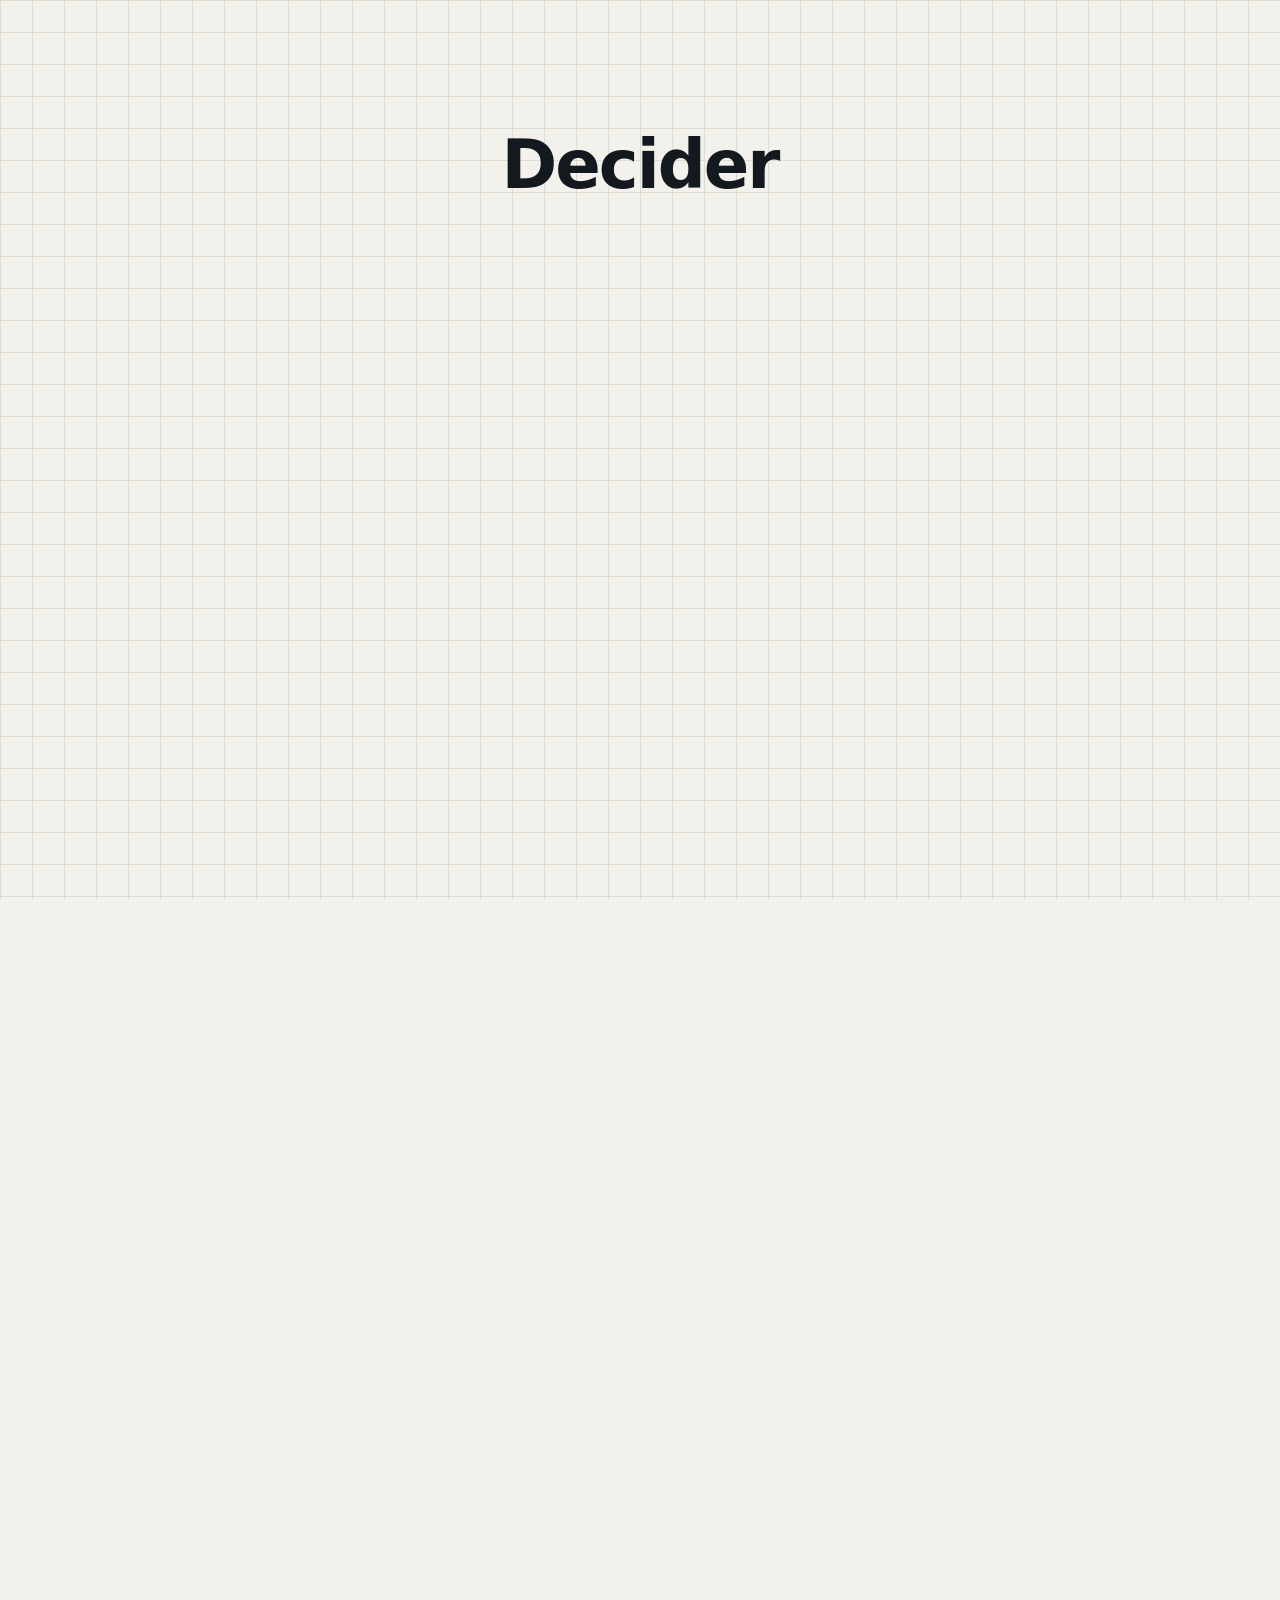
<file: index.html>
<!doctype html>
  
  <html lang="en" class="is-intro-locked">
  <head>
  <meta charset="utf-8">
  <meta name="viewport" content="width=device-width, initial-scale=1">
  <meta http-equiv="Cache-Control" content="no-store, no-cache, must-revalidate">
  <meta http-equiv="Pragma" content="no-cache">
  <meta http-equiv="Expires" content="0">
  <title>Decider</title>
  <link rel="stylesheet" href="styles.css">
</head>
<body>

<div id="intro" class="intro" role="region" aria-label="Introduction">
  <div class="intro__stage">
    <p id="intro-title" class="intro__title" aria-hidden="true"><span class="intro-letter" style="--at: 0.2s">D</span><span class="intro-letter" style="--at: 0.27s">e</span><span class="intro-letter" style="--at: 0.34s">c</span><span class="intro-letter" style="--at: 0.41s">i</span><span class="intro-letter" style="--at: 0.48s">d</span><span class="intro-letter" style="--at: 0.55s">e</span><span class="intro-letter" style="--at: 0.62s">r</span></p>
    <p class="intro__sr">Decider</p>
    <p class="intro__tagline"><span class="intro-word" style="--at: 0.9s">This</span> <span class="intro-word" style="--at: 0.98s">machine</span> <span class="intro-word" style="--at: 1.06s">accepts</span> <span class="intro-word" style="--at: 1.14s">every</span> <span class="intro-word" style="--at: 1.22s">binary</span> <span class="intro-word" style="--at: 1.3s">string</span> <span class="intro-word" style="--at: 1.38s">that</span> <span class="intro-word" style="--at: 1.46s">ends</span> <span class="intro-word" style="--at: 1.54s">in</span> <span class="intro-accent" style="--at: 2.2s">1</span><span class="intro-word" style="--at: 2.2s">.</span></p>

    <div class="intro__tape">
      <span class="intro-cell" style="--at: 2s"><span class="intro-lamp" style="--at: 6s"></span><span class="intro-digit" style="--at: 6s">1</span></span>
      <span class="intro-cell" style="--at: 2.15s"><span class="intro-lamp" style="--at: 7s"></span><span class="intro-digit" style="--at: 7s">0</span></span>
      <span class="intro-cell" style="--at: 2.3s"><span class="intro-lamp" style="--at: 8s"></span><span class="intro-digit" style="--at: 8s">1</span></span>
    </div>

    <svg class="intro__machine" viewBox="7 2 282 231" role="img"
         aria-label="Two states, q0 and q1. Reading 1, 0, 1 takes the machine from q0 to q1, back to q0, and on to q1, which is accepting, so the string is accepted.">
      
      <path id="intro-e1" class="intro-edge" pathLength="1" d="M20,120 L66,120" style="--at: 2.9s"/>
      <path id="intro-e2" class="intro-edge" pathLength="1" d="M134,120 L188,120" style="--at: 3.5s"/>
      <path id="intro-e3" class="intro-edge" pathLength="1" d="M205.9,154.4 C205.9,214.4 119.5,207.9 119.5,147.9" style="--at: 3.9s"/>
      <path id="intro-l0" class="intro-edge" pathLength="1" d="M66.2,100.5 C57.8,37 142.2,37 133.8,100.5" style="--at: 4.4s"/>
      <path id="intro-l1" class="intro-edge" pathLength="1" d="M189.3,96.5 C179.1,29 280.9,29 270.7,96.5" style="--at: 4.9s"/>

      <g transform="translate(66 120)"><path class="intro-head" d="M0,0 L-10,-5 L-10,5 Z" style="--at: 2.9s"/></g>
      <g transform="translate(188 120)"><path class="intro-head" d="M0,0 L-10,-5 L-10,5 Z" style="--at: 3.5s"/></g>
      <g transform="translate(119.5 147.9) rotate(-90)"><path class="intro-head" d="M0,0 L-10,-5 L-10,5 Z" style="--at: 3.9s"/></g>
      <g transform="translate(133.8 100.5) rotate(97.5)"><path class="intro-head" d="M0,0 L-10,-5 L-10,5 Z" style="--at: 4.4s"/></g>
      <g transform="translate(270.7 96.5) rotate(98.6)"><path class="intro-head" d="M0,0 L-10,-5 L-10,5 Z" style="--at: 4.9s"/></g>

      <text class="intro-label" x="161" y="106" text-anchor="middle" style="--at: 3.9s">1</text>
      <text class="intro-label" x="162.7" y="220" text-anchor="middle" style="--at: 4.3s">0</text>
      <text class="intro-label" x="100" y="36" text-anchor="middle" style="--at: 4.8s">0</text>
      <text class="intro-label" x="230" y="29" text-anchor="middle" style="--at: 5.3s">1</text>

      <path class="intro-hl" d="M134,120 L188,120" style="--at: 6s"/>
      <path class="intro-hl" d="M205.9,154.4 C205.9,214.4 119.5,207.9 119.5,147.9" style="--at: 7s"/>
      <path class="intro-hl" d="M134,120 L188,120" style="--at: 8s"/>

      <circle class="intro-token" r="6" style="--at: 6s"><animateMotion dur="0.8s" begin="6s" fill="freeze"><mpath href="#intro-e2"/></animateMotion></circle>
      <circle class="intro-token" r="6" style="--at: 7s"><animateMotion dur="0.8s" begin="7s" fill="freeze"><mpath href="#intro-e3"/></animateMotion></circle>
      <circle class="intro-token" r="6" style="--at: 8s"><animateMotion dur="0.8s" begin="8s" fill="freeze"><mpath href="#intro-e2"/></animateMotion></circle>

      <g class="intro-state" style="--at: 2.7s">
        <circle class="intro-core" cx="100" cy="120" r="34"/>
        <text x="100" y="128" text-anchor="middle">q0</text>
      </g>
      <g class="intro-state" style="--at: 3s">
        <circle class="intro-ring" cx="230" cy="120" r="42"/>
        <circle class="intro-core" cx="230" cy="120" r="34"/>
        <text x="230" y="128" text-anchor="middle">q1</text>
      </g>

      <circle class="intro-ripple" cx="100" cy="120" r="34" style="--at: 2.7s"/>
      <circle class="intro-ripple" cx="230" cy="120" r="34" style="--at: 3s"/>
      <circle class="intro-ripple" cx="100" cy="120" r="34" style="--at: 7.8s"/>
      <circle class="intro-ripple" cx="230" cy="120" r="34" style="--at: 6.8s"/>
      <circle class="intro-ripple" cx="230" cy="120" r="34" style="--at: 8.8s"/>
    </svg>

    <p class="intro__verdict"><span>Accepted</span></p>
    <p class="intro__note">The walk ends in q1, which is accepting.</p>
    <button type="button" id="intro-skip" class="intro__skip">Skip intro</button>
  </div>
</div>
<div class="page">

<header id="header" class="page-head">
  <h1>Decider</h1>
  <p>This machine accepts every binary string that ends in <span class="accent">1</span>.</p>
</header>

<main class="workspace">

  <div class="rail">

    <section id="input-panel" class="panel panel--input" aria-labelledby="h-input">
      <h2 id="h-input">Input</h2>
      <div class="input-row">
        <div class="field">
          <label for="dfa-input">Binary string</label>
          <input id="dfa-input" type="text" autocomplete="off" spellcheck="false" inputmode="text" aria-describedby="dfa-help">
          <p id="dfa-help" class="help">Only 0 and 1 are allowed.</p>
        </div>
        <div class="btn-row">
          <button id="check-btn" class="btn btn--primary" type="button" disabled>Check string</button>
          <button id="clear-btn" class="btn btn--secondary" type="button">Clear</button>
        </div>
      </div>
      <div class="examples">
        <span>Examples:</span>
        <button id="example-1" class="btn btn--link" type="button">1</button>
        <button id="example-2" class="btn btn--link" type="button">0</button>
        <button id="example-3" class="btn btn--link" type="button">101</button>
        <button id="example-4" class="btn btn--link" type="button">1021</button>
      </div>
    </section>

    <section class="panel panel--result" aria-labelledby="h-result">
      <h2 id="h-result">Result</h2>
      <div id="error" class="error" role="alert" hidden>
        <p class="err-head"><span class="icon" aria-hidden="true">✕</span><span id="error-head">ERROR: Invalid input. The DFA only accepts the symbols 0 and 1.</span></p>
        <div id="error-details"></div>
        <p id="error-action">Remove the highlighted symbol and check again.</p>
      </div>
      <div id="result" class="result result--idle" role="status" aria-live="polite"></div>
    </section>

  </div>

  <div class="stage">

    <section class="panel panel--figure" aria-labelledby="h-figure">
      <h2 id="h-figure">Figure</h2>
      <div class="seg" role="group" aria-label="Diagram">
        <button type="button" class="seg__btn is-on" data-machine="simple" aria-pressed="true">Simple diagram</button>
        <button type="button" class="seg__btn" data-machine="longer" aria-pressed="false">Longer diagram</button>
      </div>
      <p id="figure-legend" class="figure-legend" hidden>node = step number &middot; small label = DFA state &middot; fading paths = steps already passed</p>
      <figure class="figure" id="dfa-figure">
        <div class="svg-box" role="region" aria-label="Figure">
        <svg id="dfa-svg" viewBox="0 0 420 260" role="img" aria-labelledby="dfa-title dfa-desc" class="is-dim">
          <title id="dfa-title">Two-state DFA that accepts every binary string ending in 1</title>
          <desc id="dfa-desc">Two states, q0 and q1, each named inside its circle. q0 is the start state, marked by an arrow with no source; the start arrow carries no symbol. q1 is the accepting state and is drawn with a double ring, which is part of the machine's definition rather than a result of a check. q0 means the input read so far is empty or ends in 0, and q1 means it ends in 1. Reading 0 in q0 stays in q0; reading 1 in q0 goes to q1; reading 0 in q1 goes to q0; reading 1 in q1 stays in q1. There is no dead state, because both symbols are defined in both states and no input can get stuck. A string is accepted exactly when it finishes in q1, so 1, 11, 101, 11111 and 0101 are accepted while 0, 10, 1010, 00000 and the empty string are rejected. Execution steps are listed in their own Execution Steps panel, one row per input symbol, and are never drawn inside this diagram. The machine has exactly two states however long the input is.</desc>
          <defs>
            
              <marker id="arrow" viewBox="0 -4.6 12 9.2" refX="11" refY="0" markerWidth="11" markerHeight="9.2" markerUnits="userSpaceOnUse" orient="auto">
                <path d="M0,4.6 L11,0 L0,-4.6 z"/>
              </marker>
          </defs>

          <g id="node-q0" class="node">
            <circle class="pulse" cx="100" cy="120" r="34" aria-hidden="true"/>
            <circle class="core" cx="100" cy="120" r="34"/>
            <text id="node-text-q0" class="node-label" x="100" y="128" text-anchor="middle">q0</text>
          </g>
          <g id="node-q1" class="node">
            <circle class="pulse" cx="230" cy="120" r="34" aria-hidden="true"/>
            <circle class="ring" cx="230" cy="120" r="42"/>
            <circle class="core" cx="230" cy="120" r="34"/>
            <text id="node-text-q1" class="node-label" x="230" y="128" text-anchor="middle">q1</text>
          </g>

          <circle id="walk-token" class="walk-token" cx="0" cy="0" r="7" aria-hidden="true"/>

        </svg>
        </div>
 <p id="figure-result" class="figure-result" hidden></p>
      </figure>
    </section>

    <section class="panel panel--tape" aria-labelledby="h-tape">
      <h2 id="h-tape">Tape</h2>
      <ol id="tape" class="tape" aria-label="Input tape"></ol>
    </section>

    <section class="panel panel--flow" aria-labelledby="h-flow">
    <h2 id="h-flow">State flow</h2>
    <ol id="flow" class="flow" aria-label="Complete state flow, one state per position including the start and the final state"></ol>
    </section>

    <section class="panel panel--steps" aria-labelledby="h-steps">
      <h2 id="h-steps">Execution Steps</h2>
      <p class="help">Generated from the steps Python returned, one row per input symbol. These are
        execution steps, not states: the machine above always has exactly two.</p>
      <div id="steps" class="scroll scroll--list" role="region" aria-label="Execution steps">
        <table id="steps-table">
          <thead><tr><th scope="col">Step</th><th scope="col">Symbol</th><th scope="col">Transition</th><th scope="col">State</th></tr></thead>
          <tbody id="steps-body"></tbody>
        </table>
      </div>
    </section>

    <section class="panel panel--ref" aria-labelledby="h-ref">
      <h2 id="h-ref">Transition function</h2>
      <div id="dfa-reference">
        <table id="transition-table">
          <caption>Table 1. Transition function.</caption>
          <thead><tr><th scope="col">State</th><th scope="col">Input 0</th><th scope="col">Input 1</th></tr></thead>
          <tbody>
            <tr id="trow-q0"><th scope="row">&#8594; q0 (start)</th><td>q0</td><td>q1</td></tr>
            <tr id="trow-q1"><th scope="row">* q1 (accepting)</th><td>q0</td><td>q1</td></tr>
          </tbody>
        </table>
        <section class="defn-block" aria-labelledby="h-defn">
          <h2 id="h-defn">Definition</h2>
          <dl class="defn">
            <dt>States</dt><dd id="dd-states">Q = {q0, q1}</dd>
            <dt>Alphabet</dt><dd>&#931; = {0, 1}</dd>
            <dt>Start state</dt><dd id="dd-start">q0</dd>
            <dt>Accepting</dt><dd id="dd-accepting">F = {q1}</dd>
            <dt>Dead state</dt><dd id="dd-dead">none</dd>
            <dt>Language</dt><dd id="dd-language">w ends in 1</dd>
          </dl>
        </section>
      </div>
    </section>

    <section class="panel panel--tests" aria-labelledby="h-tests">
      <h2 id="h-tests">Test cases</h2>
      <div class="tests-row">
        <button id="tests-btn" class="btn btn--secondary" type="button" disabled>Run test cases</button>
        <p id="tests-summary" class="help tests-summary" aria-live="polite"></p>
      </div>
      <div id="tests-table" class="scroll scroll--list" role="region" aria-label="Test cases">
        <table>
          <thead><tr><th scope="col">#</th><th scope="col">Input</th><th scope="col">Expected</th><th scope="col">Actual</th><th scope="col">Status</th></tr></thead>
          <tbody id="tests-body"></tbody>
        </table>
      </div>
    </section>

  </div>
</main>
</div>

<div class="fab" id="fab">
  <button id="fab-btn" class="fab-btn" type="button" aria-expanded="false" aria-controls="fab-menu">Display</button>
  <div id="fab-menu" class="fab-menu" role="group" aria-label="Display settings" hidden>
    <div class="menu-item">
      <label for="theme-select">Appearance</label>
      <select id="theme-select" autocomplete="off">
        <option value="system">Follow system</option>
        <option value="light">Textbook</option>
        <option value="dark">Night</option>
        <option value="contrast">High contrast</option>
      </select>
    </div>
    <div class="menu-item">
      <label for="timing-select">Flow timing</label>
      <select id="timing-select" autocomplete="off">
        <option value="0.2">0.2×</option>
        <option value="0.5">0.5×</option>
        <option value="0.75">0.75×</option>
        <option value="1" selected>1×</option>
        <option value="1.5">1.5×</option>
        <option value="2">2×</option>
      </select>
    </div>
    <p class="menu-note">Reduced motion is on, so the walk is shown at once and timing has no effect.</p>
  </div>
</div>

<script src="script.js"></script>
</body>
</html>
</file>
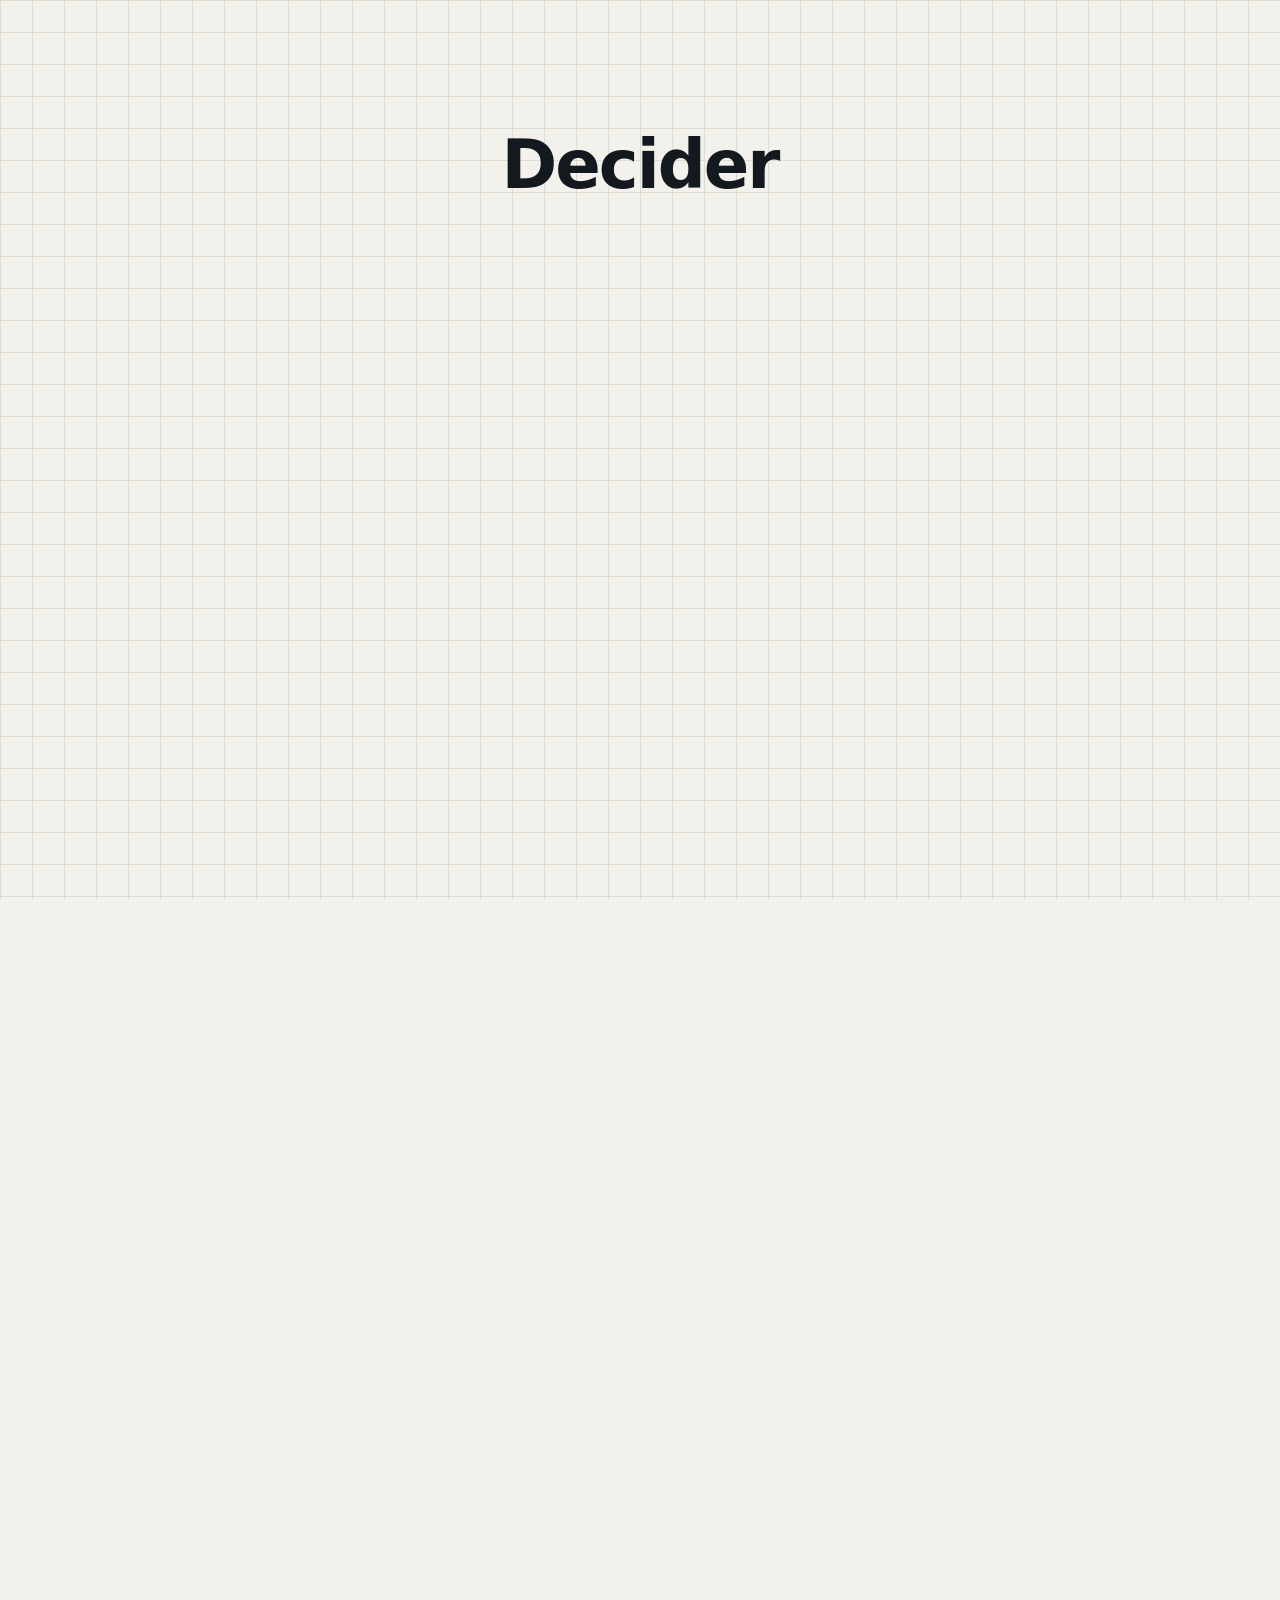
<file: Apply/index.html>
<!doctype html>
  <!-- Decider - a DFA acceptance checker (AL102 automata theory midterm).

       The machine recognises every binary string that ends in 1:

           delta(q0, 0) = q0      delta(q0, 1) = q1
           delta(q1, 0) = q0      delta(q1, 1) = q1

           q0  the input read so far is empty or ends in 0
           q1  the input read so far ends in 1

       Two states, no dead state: every state is reachable on both symbols, so no
       input can get stuck. A string is accepted exactly when it finishes in q1.

       index.html holds only the two state groups, the marker and the position
       track. script.js reads the transition table below and generates every
       arrow and every arrow label from it, so the diagram cannot drift from the
       machine in dfa.py.

       The double ring around q1 is part of the machine's permanent definition,
       not an effect of a check.

       The diagram above holds the machine and nothing else. Execution steps are
       generated into their own Execution Steps panel, one row per input symbol,
       so a generated step can never be mistaken for a state. -->

  <html lang="en" class="is-intro-locked">
  <head>
  <meta charset="utf-8">
  <meta name="viewport" content="width=device-width, initial-scale=1">
  <meta http-equiv="Cache-Control" content="no-store, no-cache, must-revalidate">
  <meta http-equiv="Pragma" content="no-cache">
  <meta http-equiv="Expires" content="0">
  <title>Decider</title>
  <link rel="stylesheet" href="styles.css">
</head>
<body>

<!-- Intro: a 12-second motion-graphics opening that covers the page once per launch.
     Every motion is CSS or SMIL, timed by the --at value on each element. script.js
     removes this overlay when the time is up, or sooner on a click, a key or Skip.
     Ids and classes are prefixed intro so they cannot collide with the checker's own.
     The walk reads 1, 0, 1 through the machine: q0, q1, q0, q1, which is accepting. -->
<div id="intro" class="intro" role="region" aria-label="Introduction">
  <div class="intro__stage">
    <p id="intro-title" class="intro__title" aria-hidden="true"><span class="intro-letter" style="--at: 0.2s">D</span><span class="intro-letter" style="--at: 0.27s">e</span><span class="intro-letter" style="--at: 0.34s">c</span><span class="intro-letter" style="--at: 0.41s">i</span><span class="intro-letter" style="--at: 0.48s">d</span><span class="intro-letter" style="--at: 0.55s">e</span><span class="intro-letter" style="--at: 0.62s">r</span></p>
    <p class="intro__sr">Decider</p>
    <p class="intro__tagline"><span class="intro-word" style="--at: 0.9s">This</span> <span class="intro-word" style="--at: 0.98s">machine</span> <span class="intro-word" style="--at: 1.06s">accepts</span> <span class="intro-word" style="--at: 1.14s">every</span> <span class="intro-word" style="--at: 1.22s">binary</span> <span class="intro-word" style="--at: 1.3s">string</span> <span class="intro-word" style="--at: 1.38s">that</span> <span class="intro-word" style="--at: 1.46s">ends</span> <span class="intro-word" style="--at: 1.54s">in</span> <span class="intro-accent" style="--at: 2.2s">1</span><span class="intro-word" style="--at: 2.2s">.</span></p>

    <div class="intro__tape">
      <span class="intro-cell" style="--at: 2s"><span class="intro-lamp" style="--at: 6s"></span><span class="intro-digit" style="--at: 6s">1</span></span>
      <span class="intro-cell" style="--at: 2.15s"><span class="intro-lamp" style="--at: 7s"></span><span class="intro-digit" style="--at: 7s">0</span></span>
      <span class="intro-cell" style="--at: 2.3s"><span class="intro-lamp" style="--at: 8s"></span><span class="intro-digit" style="--at: 8s">1</span></span>
    </div>

    <svg class="intro__machine" viewBox="7 2 282 231" role="img"
         aria-label="Two states, q0 and q1. Reading 1, 0, 1 takes the machine from q0 to q1, back to q0, and on to q1, which is accepting, so the string is accepted.">
      <!-- Edges are drawn with pathLength 1, so each can be traced from start to end. -->
      <path id="intro-e1" class="intro-edge" pathLength="1" d="M20,120 L66,120" style="--at: 2.9s"/>
      <path id="intro-e2" class="intro-edge" pathLength="1" d="M134,120 L188,120" style="--at: 3.5s"/>
      <path id="intro-e3" class="intro-edge" pathLength="1" d="M205.9,154.4 C205.9,214.4 119.5,207.9 119.5,147.9" style="--at: 3.9s"/>
      <path id="intro-l0" class="intro-edge" pathLength="1" d="M66.2,100.5 C57.8,37 142.2,37 133.8,100.5" style="--at: 4.4s"/>
      <path id="intro-l1" class="intro-edge" pathLength="1" d="M189.3,96.5 C179.1,29 280.9,29 270.7,96.5" style="--at: 4.9s"/>

      <!-- Arrowheads are separate triangles, so each one can appear once its edge is drawn. -->
      <g transform="translate(66 120)"><path class="intro-head" d="M0,0 L-10,-5 L-10,5 Z" style="--at: 2.9s"/></g>
      <g transform="translate(188 120)"><path class="intro-head" d="M0,0 L-10,-5 L-10,5 Z" style="--at: 3.5s"/></g>
      <g transform="translate(119.5 147.9) rotate(-90)"><path class="intro-head" d="M0,0 L-10,-5 L-10,5 Z" style="--at: 3.9s"/></g>
      <g transform="translate(133.8 100.5) rotate(97.5)"><path class="intro-head" d="M0,0 L-10,-5 L-10,5 Z" style="--at: 4.4s"/></g>
      <g transform="translate(270.7 96.5) rotate(98.6)"><path class="intro-head" d="M0,0 L-10,-5 L-10,5 Z" style="--at: 4.9s"/></g>

      <text class="intro-label" x="161" y="106" text-anchor="middle" style="--at: 3.9s">1</text>
      <text class="intro-label" x="162.7" y="220" text-anchor="middle" style="--at: 4.3s">0</text>
      <text class="intro-label" x="100" y="36" text-anchor="middle" style="--at: 4.8s">0</text>
      <text class="intro-label" x="230" y="29" text-anchor="middle" style="--at: 5.3s">1</text>

      <!-- The walk: each reading lights the edge it takes, a token runs along it, and the state it reaches gives a ripple. -->
      <path class="intro-hl" d="M134,120 L188,120" style="--at: 6s"/>
      <path class="intro-hl" d="M205.9,154.4 C205.9,214.4 119.5,207.9 119.5,147.9" style="--at: 7s"/>
      <path class="intro-hl" d="M134,120 L188,120" style="--at: 8s"/>

      <circle class="intro-token" r="6" style="--at: 6s"><animateMotion dur="0.8s" begin="6s" fill="freeze"><mpath href="#intro-e2"/></animateMotion></circle>
      <circle class="intro-token" r="6" style="--at: 7s"><animateMotion dur="0.8s" begin="7s" fill="freeze"><mpath href="#intro-e3"/></animateMotion></circle>
      <circle class="intro-token" r="6" style="--at: 8s"><animateMotion dur="0.8s" begin="8s" fill="freeze"><mpath href="#intro-e2"/></animateMotion></circle>

      <g class="intro-state" style="--at: 2.7s">
        <circle class="intro-core" cx="100" cy="120" r="34"/>
        <text x="100" y="128" text-anchor="middle">q0</text>
      </g>
      <g class="intro-state" style="--at: 3s">
        <circle class="intro-ring" cx="230" cy="120" r="42"/>
        <circle class="intro-core" cx="230" cy="120" r="34"/>
        <text x="230" y="128" text-anchor="middle">q1</text>
      </g>

      <circle class="intro-ripple" cx="100" cy="120" r="34" style="--at: 2.7s"/>
      <circle class="intro-ripple" cx="230" cy="120" r="34" style="--at: 3s"/>
      <circle class="intro-ripple" cx="100" cy="120" r="34" style="--at: 7.8s"/>
      <circle class="intro-ripple" cx="230" cy="120" r="34" style="--at: 6.8s"/>
      <circle class="intro-ripple" cx="230" cy="120" r="34" style="--at: 8.8s"/>
    </svg>

    <p class="intro__verdict"><span>Accepted</span></p>
    <p class="intro__note">The walk ends in q1, which is accepting.</p>
    <button type="button" id="intro-skip" class="intro__skip">Skip intro</button>
  </div>
</div>
<div class="page">

<header id="header" class="page-head">
  <h1>Decider</h1>
  <p>This machine accepts every binary string that ends in <span class="accent">1</span>.</p>
</header>

<main class="workspace">

  <div class="rail">

    <section id="input-panel" class="panel panel--input" aria-labelledby="h-input">
      <h2 id="h-input">Input</h2>
      <div class="input-row">
        <div class="field">
          <label for="dfa-input">Binary string</label>
          <input id="dfa-input" type="text" autocomplete="off" spellcheck="false" inputmode="text" aria-describedby="dfa-help">
          <p id="dfa-help" class="help">Only 0 and 1 are allowed.</p>
        </div>
        <div class="btn-row">
          <button id="check-btn" class="btn btn--primary" type="button" disabled>Check string</button>
          <button id="clear-btn" class="btn btn--secondary" type="button">Clear</button>
        </div>
      </div>
      <div class="examples">
        <span>Examples:</span>
        <button id="example-1" class="btn btn--link" type="button">1</button>
        <button id="example-2" class="btn btn--link" type="button">0</button>
        <button id="example-3" class="btn btn--link" type="button">101</button>
        <button id="example-4" class="btn btn--link" type="button">1021</button>
      </div>
    </section>

    <section class="panel panel--result" aria-labelledby="h-result">
      <h2 id="h-result">Result</h2>
      <div id="error" class="error" role="alert" hidden>
        <p class="err-head"><span class="icon" aria-hidden="true">✕</span><span id="error-head">ERROR: Invalid input. The DFA only accepts the symbols 0 and 1.</span></p>
        <div id="error-details"></div>
        <p id="error-action">Remove the highlighted symbol and check again.</p>
      </div>
      <div id="result" class="result result--idle" role="status" aria-live="polite"></div>
    </section>

  </div>

  <div class="stage">

    <section class="panel panel--figure" aria-labelledby="h-figure">
      <h2 id="h-figure">Figure</h2>
      <div class="seg" role="group" aria-label="Diagram">
        <button type="button" class="seg__btn is-on" data-machine="simple" aria-pressed="true">Simple diagram</button>
        <button type="button" class="seg__btn" data-machine="longer" aria-pressed="false">Longer diagram</button>
      </div>
      <p id="figure-legend" class="figure-legend" hidden>node = step number &middot; small label = DFA state &middot; fading paths = steps already passed</p>
      <figure class="figure" id="dfa-figure">
        <div class="svg-box" role="region" aria-label="Figure">
        <svg id="dfa-svg" viewBox="0 0 420 260" role="img" aria-labelledby="dfa-title dfa-desc" class="is-dim">
          <title id="dfa-title">Two-state DFA that accepts every binary string ending in 1</title>
          <desc id="dfa-desc">Two states, q0 and q1, each named inside its circle. q0 is the start state, marked by an arrow with no source; the start arrow carries no symbol. q1 is the accepting state and is drawn with a double ring, which is part of the machine's definition rather than a result of a check. q0 means the input read so far is empty or ends in 0, and q1 means it ends in 1. Reading 0 in q0 stays in q0; reading 1 in q0 goes to q1; reading 0 in q1 goes to q0; reading 1 in q1 stays in q1. There is no dead state, because both symbols are defined in both states and no input can get stuck. A string is accepted exactly when it finishes in q1, so 1, 11, 101, 11111 and 0101 are accepted while 0, 10, 1010, 00000 and the empty string are rejected. Execution steps are listed in their own Execution Steps panel, one row per input symbol, and are never drawn inside this diagram. The machine has exactly two states however long the input is.</desc>
          <defs>
            <!-- One arrowhead definition, used by every arrow in this diagram.
                 The trace view carries its heads as real paths instead, so they can
                 travel along the shaft; the proportions are authored to match. -->
              <marker id="arrow" viewBox="0 -4.6 12 9.2" refX="11" refY="0" markerWidth="11" markerHeight="9.2" markerUnits="userSpaceOnUse" orient="auto">
                <path d="M0,4.6 L11,0 L0,-4.6 z"/>
              </marker>
          </defs>

          <!-- start arrow: no source state -->

          <!-- The two states, 130 units apart. q1 is the accepting state, so it
               carries the double ring that marks acceptance in the definition.
               Every arrow and arrow label is generated by script.js from the
               transition table below. -->
          <g id="node-q0" class="node">
            <circle class="pulse" cx="100" cy="120" r="34" aria-hidden="true"/>
            <circle class="core" cx="100" cy="120" r="34"/>
            <text id="node-text-q0" class="node-label" x="100" y="128" text-anchor="middle">q0</text>
          </g>
          <g id="node-q1" class="node">
            <circle class="pulse" cx="230" cy="120" r="34" aria-hidden="true"/>
            <circle class="ring" cx="230" cy="120" r="42"/>
            <circle class="core" cx="230" cy="120" r="34"/>
            <text id="node-text-q1" class="node-label" x="230" y="128" text-anchor="middle">q1</text>
          </g>


          <!-- walk token: moved by transform along the taken edge; hidden at rest -->
          <circle id="walk-token" class="walk-token" cx="0" cy="0" r="7" aria-hidden="true"/>

        </svg>
        </div>
 <p id="figure-result" class="figure-result" hidden></p>
      </figure>
    </section>

    <section class="panel panel--tape" aria-labelledby="h-tape">
      <h2 id="h-tape">Tape</h2>
      <ol id="tape" class="tape" aria-label="Input tape"></ol>
    </section>

    <section class="panel panel--flow" aria-labelledby="h-flow">
    <h2 id="h-flow">State flow</h2>
    <ol id="flow" class="flow" aria-label="Complete state flow, one state per position including the start and the final state"></ol>
    </section>

    <section class="panel panel--steps" aria-labelledby="h-steps">
      <h2 id="h-steps">Execution Steps</h2>
      <p class="help">Generated from the steps Python returned, one row per input symbol. These are
        execution steps, not states: the machine above always has exactly two.</p>
      <div id="steps" class="scroll scroll--list" role="region" aria-label="Execution steps">
        <table id="steps-table">
          <thead><tr><th scope="col">Step</th><th scope="col">Symbol</th><th scope="col">Transition</th><th scope="col">State</th></tr></thead>
          <tbody id="steps-body"></tbody>
        </table>
      </div>
    </section>

    <section class="panel panel--ref" aria-labelledby="h-ref">
      <h2 id="h-ref">Transition function</h2>
      <div id="dfa-reference">
        <table id="transition-table">
          <caption>Table 1. Transition function.</caption>
          <thead><tr><th scope="col">State</th><th scope="col">Input 0</th><th scope="col">Input 1</th></tr></thead>
          <tbody>
            <tr id="trow-q0"><th scope="row">&#8594; q0 (start)</th><td>q0</td><td>q1</td></tr>
            <tr id="trow-q1"><th scope="row">* q1 (accepting)</th><td>q0</td><td>q1</td></tr>
          </tbody>
        </table>
        <section class="defn-block" aria-labelledby="h-defn">
          <h2 id="h-defn">Definition</h2>
          <dl class="defn">
            <dt>States</dt><dd id="dd-states">Q = {q0, q1}</dd>
            <dt>Alphabet</dt><dd>&#931; = {0, 1}</dd>
            <dt>Start state</dt><dd id="dd-start">q0</dd>
            <dt>Accepting</dt><dd id="dd-accepting">F = {q1}</dd>
            <dt>Dead state</dt><dd id="dd-dead">none</dd>
            <dt>Language</dt><dd id="dd-language">w ends in 1</dd>
          </dl>
        </section>
      </div>
    </section>

    <section class="panel panel--tests" aria-labelledby="h-tests">
      <h2 id="h-tests">Test cases</h2>
      <div class="tests-row">
        <button id="tests-btn" class="btn btn--secondary" type="button" disabled>Run test cases</button>
        <p id="tests-summary" class="help tests-summary" aria-live="polite"></p>
      </div>
      <div id="tests-table" class="scroll scroll--list" role="region" aria-label="Test cases">
        <table>
          <thead><tr><th scope="col">#</th><th scope="col">Input</th><th scope="col">Expected</th><th scope="col">Actual</th><th scope="col">Status</th></tr></thead>
          <tbody id="tests-body"></tbody>
        </table>
      </div>
    </section>

  </div>
</main>
</div>

<!-- Display: a floating button at the end of the reading order. It opens a menu with
     the appearance and the flow timing. Both are native selects, so the keyboard and
     screen readers get the same choices. The menu sits after the button in the
     reading order, so Tab reaches it as soon as it is open. -->
<div class="fab" id="fab">
  <button id="fab-btn" class="fab-btn" type="button" aria-expanded="false" aria-controls="fab-menu">Display</button>
  <div id="fab-menu" class="fab-menu" role="group" aria-label="Display settings" hidden>
    <div class="menu-item">
      <label for="theme-select">Appearance</label>
      <select id="theme-select" autocomplete="off">
        <option value="system">Follow system</option>
        <option value="light">Textbook</option>
        <option value="dark">Night</option>
        <option value="contrast">High contrast</option>
      </select>
    </div>
    <div class="menu-item">
      <label for="timing-select">Flow timing</label>
      <select id="timing-select" autocomplete="off">
        <option value="0.2">0.2×</option>
        <option value="0.5">0.5×</option>
        <option value="0.75">0.75×</option>
        <option value="1" selected>1×</option>
        <option value="1.5">1.5×</option>
        <option value="2">2×</option>
      </select>
    </div>
    <p class="menu-note">Reduced motion is on, so the walk is shown at once and timing has no effect.</p>
  </div>
</div>

<script src="script.js"></script>
</body>
</html>
</file>
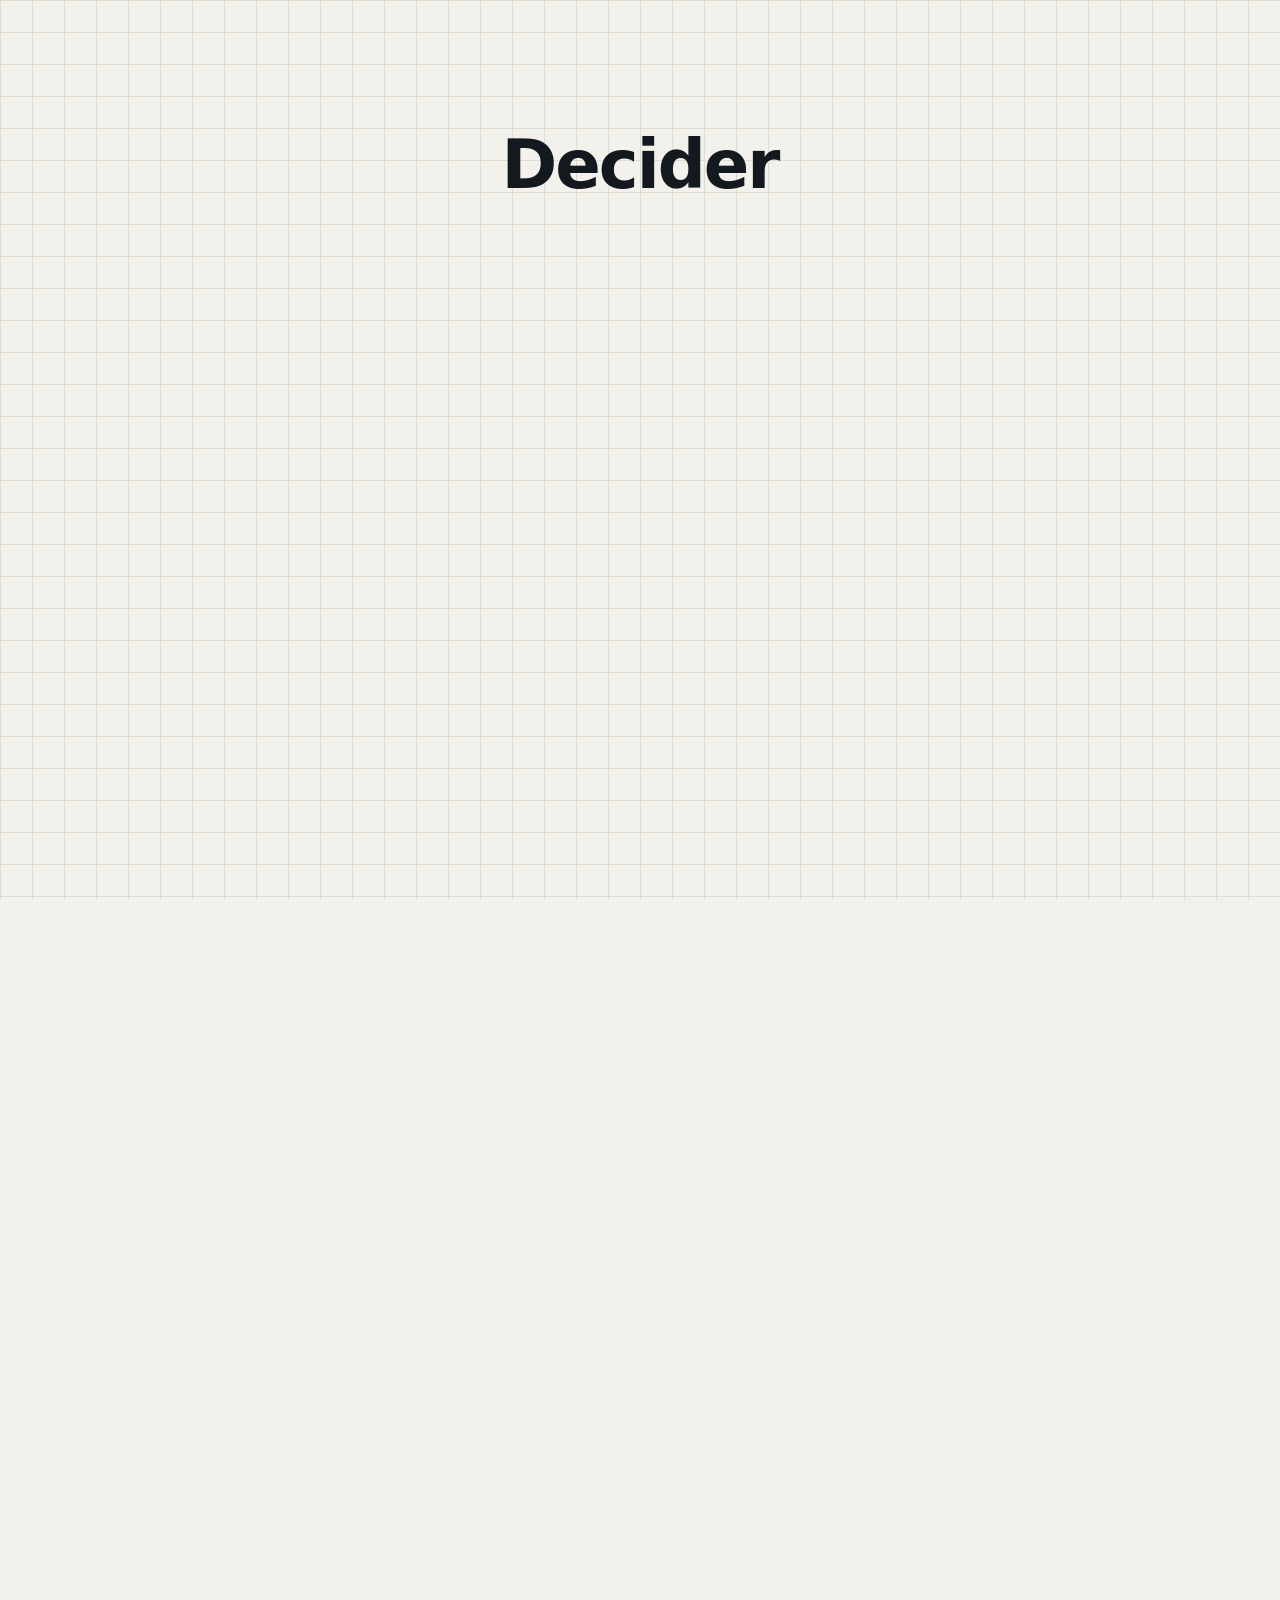
<file: recovery/backups/index.html>
<!doctype html>
  <!-- Decider - a DFA acceptance checker (AL102 automata theory midterm).

       The machine recognises every binary string that ends in 1:

           delta(q0, 0) = q0      delta(q0, 1) = q1
           delta(q1, 0) = q0      delta(q1, 1) = q1

           q0  the input read so far is empty or ends in 0
           q1  the input read so far ends in 1

       Two states, no dead state: every state is reachable on both symbols, so no
       input can get stuck. A string is accepted exactly when it finishes in q1.

       index.html holds only the two state groups, the marker and the position
       track. script.js reads the transition table below and generates every
       arrow and every arrow label from it, so the diagram cannot drift from the
       machine in dfa.py.

       The double ring around q1 is part of the machine's permanent definition,
       not an effect of a check.

       The diagram above holds the machine and nothing else. Execution steps are
       generated into their own Execution Steps panel, one row per input symbol,
       so a generated step can never be mistaken for a state. -->

  <html lang="en">
  <head>
  <meta charset="utf-8">
  <meta name="viewport" content="width=device-width, initial-scale=1">
  <meta http-equiv="Cache-Control" content="no-store, no-cache, must-revalidate">
  <meta http-equiv="Pragma" content="no-cache">
  <meta http-equiv="Expires" content="0">
  <title>Decider</title>
  <link rel="stylesheet" href="styles.css">
</head>
<body>

<!-- Intro: a 12-second motion-graphics opening that covers the page once per launch.
     Every motion is CSS or SMIL, timed by the --at value on each element. script.js
     removes this overlay when the time is up, or sooner on a click, a key or Skip.
     Ids and classes are prefixed intro so they cannot collide with the checker's own.
     The walk reads 1, 0, 1 through the machine: q0, q1, q0, q1, which is accepting. -->
<div id="intro" class="intro" role="region" aria-label="Introduction">
  <div class="intro__stage">
    <p id="intro-title" class="intro__title" aria-hidden="true"><span class="intro-letter" style="--at: 0.2s">D</span><span class="intro-letter" style="--at: 0.27s">e</span><span class="intro-letter" style="--at: 0.34s">c</span><span class="intro-letter" style="--at: 0.41s">i</span><span class="intro-letter" style="--at: 0.48s">d</span><span class="intro-letter" style="--at: 0.55s">e</span><span class="intro-letter" style="--at: 0.62s">r</span></p>
    <p class="intro__sr">Decider</p>
    <p class="intro__tagline"><span class="intro-word" style="--at: 0.9s">This</span> <span class="intro-word" style="--at: 0.98s">machine</span> <span class="intro-word" style="--at: 1.06s">accepts</span> <span class="intro-word" style="--at: 1.14s">every</span> <span class="intro-word" style="--at: 1.22s">binary</span> <span class="intro-word" style="--at: 1.3s">string</span> <span class="intro-word" style="--at: 1.38s">that</span> <span class="intro-word" style="--at: 1.46s">ends</span> <span class="intro-word" style="--at: 1.54s">in</span> <span class="intro-accent" style="--at: 2.2s">1</span><span class="intro-word" style="--at: 2.2s">.</span></p>

    <div class="intro__tape">
      <span class="intro-cell" style="--at: 2s"><span class="intro-lamp" style="--at: 6s"></span><span class="intro-digit" style="--at: 6s">1</span></span>
      <span class="intro-cell" style="--at: 2.15s"><span class="intro-lamp" style="--at: 7s"></span><span class="intro-digit" style="--at: 7s">0</span></span>
      <span class="intro-cell" style="--at: 2.3s"><span class="intro-lamp" style="--at: 8s"></span><span class="intro-digit" style="--at: 8s">1</span></span>
    </div>

    <svg class="intro__machine" viewBox="7 2 282 231" role="img"
         aria-label="Two states, q0 and q1. Reading 1, 0, 1 takes the machine from q0 to q1, back to q0, and on to q1, which is accepting, so the string is accepted.">
      <!-- Edges are drawn with pathLength 1, so each can be traced from start to end. -->
      <path id="intro-e1" class="intro-edge" pathLength="1" d="M20,120 L66,120" style="--at: 2.9s"/>
      <path id="intro-e2" class="intro-edge" pathLength="1" d="M134,120 L188,120" style="--at: 3.5s"/>
      <path id="intro-e3" class="intro-edge" pathLength="1" d="M205.9,154.4 C205.9,214.4 119.5,207.9 119.5,147.9" style="--at: 3.9s"/>
      <path id="intro-l0" class="intro-edge" pathLength="1" d="M66.2,100.5 C57.8,37 142.2,37 133.8,100.5" style="--at: 4.4s"/>
      <path id="intro-l1" class="intro-edge" pathLength="1" d="M189.3,96.5 C179.1,29 280.9,29 270.7,96.5" style="--at: 4.9s"/>

      <!-- Arrowheads are separate triangles, so each one can appear once its edge is drawn. -->
      <g transform="translate(66 120)"><path class="intro-head" d="M0,0 L-10,-5 L-10,5 Z" style="--at: 2.9s"/></g>
      <g transform="translate(188 120)"><path class="intro-head" d="M0,0 L-10,-5 L-10,5 Z" style="--at: 3.5s"/></g>
      <g transform="translate(119.5 147.9) rotate(-90)"><path class="intro-head" d="M0,0 L-10,-5 L-10,5 Z" style="--at: 3.9s"/></g>
      <g transform="translate(133.8 100.5) rotate(97.5)"><path class="intro-head" d="M0,0 L-10,-5 L-10,5 Z" style="--at: 4.4s"/></g>
      <g transform="translate(270.7 96.5) rotate(98.6)"><path class="intro-head" d="M0,0 L-10,-5 L-10,5 Z" style="--at: 4.9s"/></g>

      <text class="intro-label" x="161" y="106" text-anchor="middle" style="--at: 3.9s">1</text>
      <text class="intro-label" x="162.7" y="220" text-anchor="middle" style="--at: 4.3s">0</text>
      <text class="intro-label" x="100" y="36" text-anchor="middle" style="--at: 4.8s">0</text>
      <text class="intro-label" x="230" y="29" text-anchor="middle" style="--at: 5.3s">1</text>

      <!-- The walk: each reading lights the edge it takes, a token runs along it, and the state it reaches gives a ripple. -->
      <path class="intro-hl" d="M134,120 L188,120" style="--at: 6s"/>
      <path class="intro-hl" d="M205.9,154.4 C205.9,214.4 119.5,207.9 119.5,147.9" style="--at: 7s"/>
      <path class="intro-hl" d="M134,120 L188,120" style="--at: 8s"/>

      <circle class="intro-token" r="6" style="--at: 6s"><animateMotion dur="0.8s" begin="6s" fill="freeze"><mpath href="#intro-e2"/></animateMotion></circle>
      <circle class="intro-token" r="6" style="--at: 7s"><animateMotion dur="0.8s" begin="7s" fill="freeze"><mpath href="#intro-e3"/></animateMotion></circle>
      <circle class="intro-token" r="6" style="--at: 8s"><animateMotion dur="0.8s" begin="8s" fill="freeze"><mpath href="#intro-e2"/></animateMotion></circle>

      <g class="intro-state" style="--at: 2.7s">
        <circle class="intro-core" cx="100" cy="120" r="34"/>
        <text x="100" y="128" text-anchor="middle">q0</text>
      </g>
      <g class="intro-state" style="--at: 3s">
        <circle class="intro-ring" cx="230" cy="120" r="42"/>
        <circle class="intro-core" cx="230" cy="120" r="34"/>
        <text x="230" y="128" text-anchor="middle">q1</text>
      </g>

      <circle class="intro-ripple" cx="100" cy="120" r="34" style="--at: 2.7s"/>
      <circle class="intro-ripple" cx="230" cy="120" r="34" style="--at: 3s"/>
      <circle class="intro-ripple" cx="100" cy="120" r="34" style="--at: 7.8s"/>
      <circle class="intro-ripple" cx="230" cy="120" r="34" style="--at: 6.8s"/>
      <circle class="intro-ripple" cx="230" cy="120" r="34" style="--at: 8.8s"/>
    </svg>

    <p class="intro__verdict"><span>Accepted</span></p>
    <p class="intro__note">The walk ends in q1, which is accepting.</p>
    <button type="button" id="intro-skip" class="intro__skip">Skip intro</button>
  </div>
</div>
<div class="page">

<header id="header" class="page-head">
  <h1>Decider</h1>
  <p>This machine accepts every binary string that ends in <span class="accent">1</span>.</p>
</header>

<main class="workspace">

  <div class="rail">

    <section id="input-panel" class="panel panel--input" aria-labelledby="h-input">
      <h2 id="h-input">Input</h2>
      <div class="input-row">
        <div class="field">
          <label for="dfa-input">Binary string</label>
          <input id="dfa-input" type="text" autocomplete="off" spellcheck="false" inputmode="text" aria-describedby="dfa-help">
          <p id="dfa-help" class="help">Only 0 and 1 are allowed.</p>
        </div>
        <div class="btn-row">
          <button id="check-btn" class="btn btn--primary" type="button" disabled>Check string</button>
          <button id="clear-btn" class="btn btn--secondary" type="button">Clear</button>
        </div>
      </div>
      <div class="examples">
        <span>Examples:</span>
        <button id="example-1" class="btn btn--link" type="button">1</button>
        <button id="example-2" class="btn btn--link" type="button">0</button>
        <button id="example-3" class="btn btn--link" type="button">101</button>
        <button id="example-4" class="btn btn--link" type="button">1021</button>
      </div>
    </section>

    <section class="panel panel--result" aria-labelledby="h-result">
      <h2 id="h-result">Result</h2>
      <div id="error" class="error" role="alert" hidden>
        <p class="err-head"><span class="icon" aria-hidden="true">✕</span><span id="error-head">ERROR: Invalid input. The DFA only accepts the symbols 0 and 1.</span></p>
        <div id="error-details"></div>
        <p id="error-action">Remove the highlighted symbol and check again.</p>
      </div>
      <div id="result" class="result result--idle" role="status" aria-live="polite"></div>
    </section>

  </div>

  <div class="stage">

    <section class="panel panel--figure" aria-labelledby="h-figure">
      <h2 id="h-figure">Figure</h2>
      <div class="seg" role="group" aria-label="Diagram">
        <button type="button" class="seg__btn is-on" data-machine="simple" aria-pressed="true">Simple diagram</button>
        <button type="button" class="seg__btn" data-machine="longer" aria-pressed="false">Longer diagram</button>
      </div>
      <p id="figure-legend" class="figure-legend" hidden>node = step number &middot; small label = DFA state &middot; fading paths = steps already passed</p>
      <figure class="figure" id="dfa-figure">
        <div class="svg-box" role="region" aria-label="Figure">
        <svg id="dfa-svg" viewBox="0 0 420 260" role="img" aria-labelledby="dfa-title dfa-desc" class="is-dim">
          <title id="dfa-title">Two-state DFA that accepts every binary string ending in 1</title>
          <desc id="dfa-desc">Two states, q0 and q1, each named inside its circle. q0 is the start state, marked by an arrow with no source; the start arrow carries no symbol. q1 is the accepting state and is drawn with a double ring, which is part of the machine's definition rather than a result of a check. q0 means the input read so far is empty or ends in 0, and q1 means it ends in 1. Reading 0 in q0 stays in q0; reading 1 in q0 goes to q1; reading 0 in q1 goes to q0; reading 1 in q1 stays in q1. There is no dead state, because both symbols are defined in both states and no input can get stuck. A string is accepted exactly when it finishes in q1, so 1, 11, 101, 11111 and 0101 are accepted while 0, 10, 1010, 00000 and the empty string are rejected. Execution steps are listed in their own Execution Steps panel, one row per input symbol, and are never drawn inside this diagram. The machine has exactly two states however long the input is.</desc>
          <defs>
            <!-- One arrowhead definition, used by every arrow in this diagram.
                 The trace view carries its heads as real paths instead, so they can
                 travel along the shaft; the proportions are authored to match. -->
              <marker id="arrow" viewBox="0 -4.6 12 9.2" refX="11" refY="0" markerWidth="11" markerHeight="9.2" markerUnits="userSpaceOnUse" orient="auto">
                <path d="M0,4.6 L11,0 L0,-4.6 z"/>
              </marker>
          </defs>

          <!-- start arrow: no source state -->

          <!-- The two states, 130 units apart. q1 is the accepting state, so it
               carries the double ring that marks acceptance in the definition.
               Every arrow and arrow label is generated by script.js from the
               transition table below. -->
          <g id="node-q0" class="node">
            <circle class="pulse" cx="100" cy="120" r="34" aria-hidden="true"/>
            <circle class="core" cx="100" cy="120" r="34"/>
            <text id="node-text-q0" class="node-label" x="100" y="128" text-anchor="middle">q0</text>
          </g>
          <g id="node-q1" class="node">
            <circle class="pulse" cx="230" cy="120" r="34" aria-hidden="true"/>
            <circle class="ring" cx="230" cy="120" r="42"/>
            <circle class="core" cx="230" cy="120" r="34"/>
            <text id="node-text-q1" class="node-label" x="230" y="128" text-anchor="middle">q1</text>
          </g>


          <!-- walk token: moved by transform along the taken edge; hidden at rest -->
          <circle id="walk-token" class="walk-token" cx="0" cy="0" r="7" aria-hidden="true"/>

        </svg>
        </div>
 <p id="figure-result" class="figure-result" hidden></p>
      </figure>
    </section>

    <section class="panel panel--tape" aria-labelledby="h-tape">
      <h2 id="h-tape">Tape</h2>
      <ol id="tape" class="tape" aria-label="Input tape"></ol>
    </section>

    <section class="panel panel--flow" aria-labelledby="h-flow">
    <h2 id="h-flow">State flow</h2>
    <ol id="flow" class="flow" aria-label="Complete state flow, one state per position including the start and the final state"></ol>
    </section>

    <section class="panel panel--steps" aria-labelledby="h-steps">
      <h2 id="h-steps">Execution Steps</h2>
      <p class="help">Generated from the steps Python returned, one row per input symbol. These are
        execution steps, not states: the machine above always has exactly two.</p>
      <div id="steps" class="scroll" role="region" aria-label="Execution steps">
        <table id="steps-table">
          <thead><tr><th scope="col">Step</th><th scope="col">Symbol</th><th scope="col">Transition</th><th scope="col">State</th></tr></thead>
          <tbody id="steps-body"></tbody>
        </table>
      </div>
    </section>

    <section class="panel panel--ref" aria-labelledby="h-ref">
      <h2 id="h-ref">Transition function</h2>
      <div id="dfa-reference">
        <table id="transition-table">
          <caption>Table 1. Transition function.</caption>
          <thead><tr><th scope="col">State</th><th scope="col">Input 0</th><th scope="col">Input 1</th></tr></thead>
          <tbody>
            <tr id="trow-q0"><th scope="row">&#8594; q0 (start)</th><td>q0</td><td>q1</td></tr>
            <tr id="trow-q1"><th scope="row">* q1 (accepting)</th><td>q0</td><td>q1</td></tr>
          </tbody>
        </table>
        <section class="defn-block" aria-labelledby="h-defn">
          <h2 id="h-defn">Definition</h2>
          <dl class="defn">
            <dt>States</dt><dd id="dd-states">Q = {q0, q1}</dd>
            <dt>Alphabet</dt><dd>&#931; = {0, 1}</dd>
            <dt>Start state</dt><dd id="dd-start">q0</dd>
            <dt>Accepting</dt><dd id="dd-accepting">F = {q1}</dd>
            <dt>Dead state</dt><dd id="dd-dead">none</dd>
            <dt>Language</dt><dd id="dd-language">w ends in 1</dd>
          </dl>
        </section>
      </div>
    </section>

    <section class="panel panel--tests" aria-labelledby="h-tests">
      <h2 id="h-tests">Test cases</h2>
      <div class="tests-row">
        <button id="tests-btn" class="btn btn--secondary" type="button" disabled>Run test cases</button>
        <p id="tests-summary" class="help tests-summary" aria-live="polite"></p>
      </div>
      <div id="tests-table" class="scroll" role="region" aria-label="Test cases">
        <table>
          <thead><tr><th scope="col">#</th><th scope="col">Input</th><th scope="col">Expected</th><th scope="col">Actual</th><th scope="col">Status</th></tr></thead>
          <tbody id="tests-body"></tbody>
        </table>
      </div>
    </section>

  </div>
</main>
</div>

<!-- Display: a floating button at the end of the reading order. It opens a menu with
     the appearance and the flow timing. Both are native selects, so the keyboard and
     screen readers get the same choices. The menu sits after the button in the
     reading order, so Tab reaches it as soon as it is open. -->
<div class="fab" id="fab">
  <button id="fab-btn" class="fab-btn" type="button" aria-expanded="false" aria-controls="fab-menu">Display</button>
  <div id="fab-menu" class="fab-menu" role="group" aria-label="Display settings" hidden>
    <div class="menu-item">
      <label for="theme-select">Appearance</label>
      <select id="theme-select" autocomplete="off">
        <option value="system">Follow system</option>
        <option value="light">Textbook</option>
        <option value="dark">Night</option>
        <option value="contrast">High contrast</option>
      </select>
    </div>
    <div class="menu-item">
      <label for="timing-select">Flow timing</label>
      <select id="timing-select" autocomplete="off">
        <option value="0.2">0.2×</option>
        <option value="0.5">0.5×</option>
        <option value="0.75">0.75×</option>
        <option value="1" selected>1×</option>
        <option value="1.5">1.5×</option>
        <option value="2">2×</option>
      </select>
    </div>
    <p class="menu-note">Reduced motion is on, so the walk is shown at once and timing has no effect.</p>
  </div>
</div>

<script src="script.js"></script>
</body>
</html>
</file>
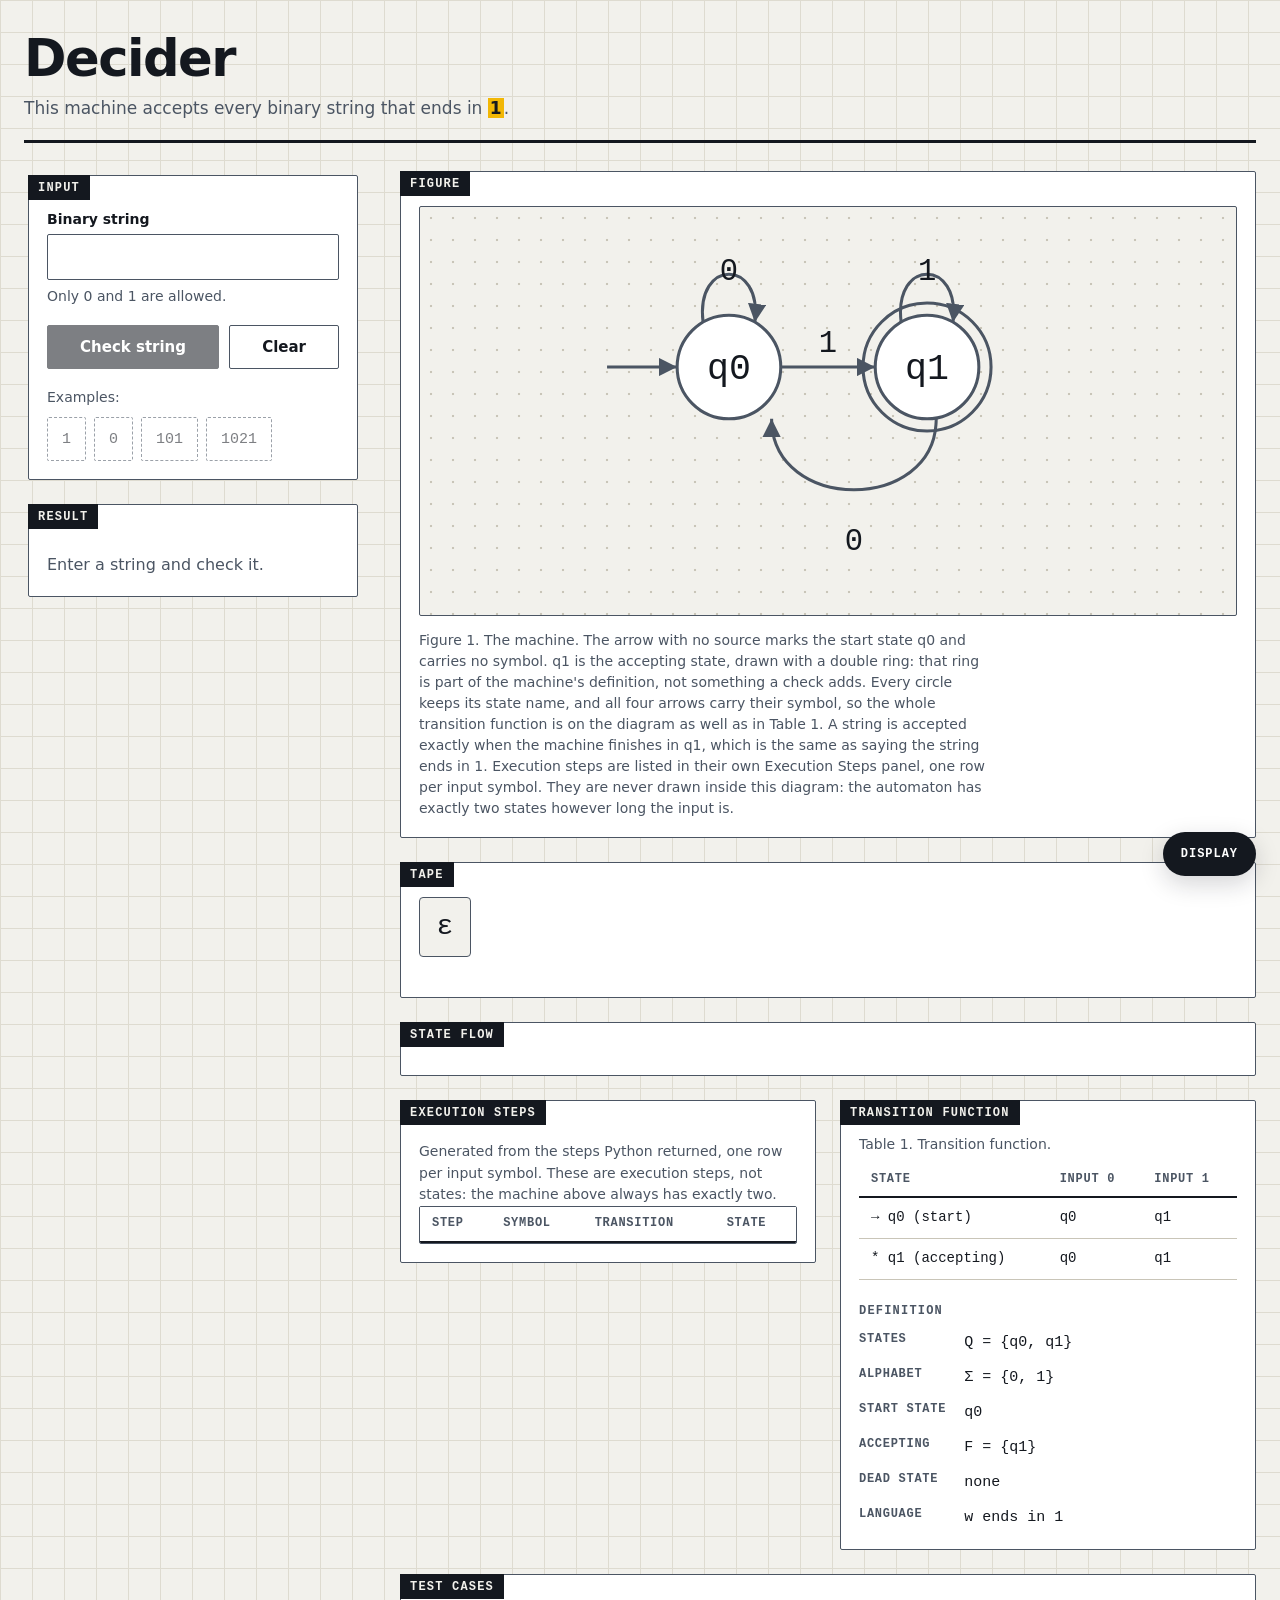
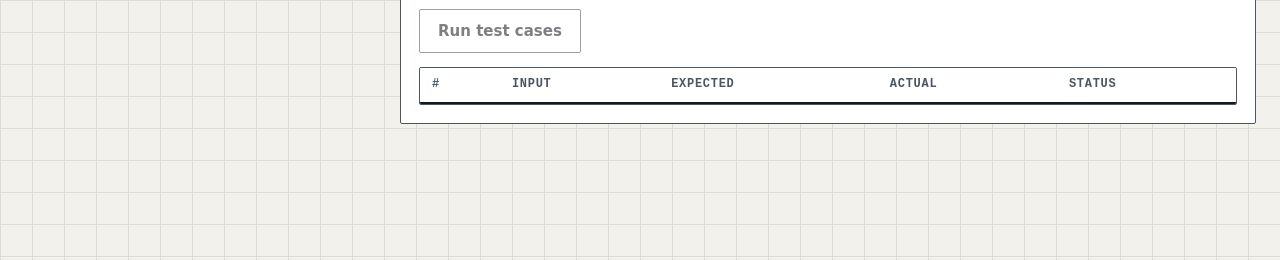
<file: recovery/history/20261013-073300/index.html>
<!doctype html>
  <!-- Decider - a DFA acceptance checker (AL102 automata theory midterm).

       The machine recognises every binary string that ends in 1:

           delta(q0, 0) = q0      delta(q0, 1) = q1
           delta(q1, 0) = q0      delta(q1, 1) = q1

           q0  the input read so far is empty or ends in 0
           q1  the input read so far ends in 1

       Two states, no dead state: every state is reachable on both symbols, so no
       input can get stuck. A string is accepted exactly when it finishes in q1.

       index.html holds only the two state groups, the marker and the position
       track. script.js reads the transition table below and generates every
       arrow and every arrow label from it, so the diagram cannot drift from the
       machine in dfa.py.

       The double ring around q1 is part of the machine's permanent definition,
       not an effect of a check.

       The diagram above holds the machine and nothing else. Execution steps are
       generated into their own Execution Steps panel, one row per input symbol,
       so a generated step can never be mistaken for a state. -->

  <html lang="en">
  <head>
  <meta charset="utf-8">
  <meta name="viewport" content="width=device-width, initial-scale=1">
  <meta http-equiv="Cache-Control" content="no-store, no-cache, must-revalidate">
  <meta http-equiv="Pragma" content="no-cache">
  <meta http-equiv="Expires" content="0">
  <title>Decider</title>
  <link rel="stylesheet" href="styles.css">
</head>
<body>
<div class="page">

<header id="header" class="page-head">
  <h1>Decider</h1>
  <p>This machine accepts every binary string that ends in <span class="accent">1</span>.</p>
</header>

<main class="workspace">

  <div class="rail">

    <section id="input-panel" class="panel panel--input" aria-labelledby="h-input">
      <h2 id="h-input">Input</h2>
      <div class="input-row">
        <div class="field">
          <label for="dfa-input">Binary string</label>
          <input id="dfa-input" type="text" autocomplete="off" spellcheck="false" inputmode="text" aria-describedby="dfa-help">
          <p id="dfa-help" class="help">Only 0 and 1 are allowed.</p>
        </div>
        <div class="btn-row">
          <button id="check-btn" class="btn btn--primary" type="button" disabled>Check string</button>
          <button id="clear-btn" class="btn btn--secondary" type="button">Clear</button>
        </div>
      </div>
      <div class="examples">
        <span>Examples:</span>
        <button id="example-1" class="btn btn--link" type="button">1</button>
        <button id="example-2" class="btn btn--link" type="button">0</button>
        <button id="example-3" class="btn btn--link" type="button">101</button>
        <button id="example-4" class="btn btn--link" type="button">1021</button>
      </div>
    </section>

    <section class="panel panel--result" aria-labelledby="h-result">
      <h2 id="h-result">Result</h2>
      <div id="error" class="error" role="alert" hidden>
        <p class="err-head"><span class="icon" aria-hidden="true">✕</span><span id="error-head">ERROR: Invalid input. The DFA only accepts the symbols 0 and 1.</span></p>
        <div id="error-details"></div>
        <p id="error-action">Remove the highlighted symbol and check again.</p>
      </div>
      <div id="result" class="result result--idle" role="status" aria-live="polite"></div>
    </section>

  </div>

  <div class="stage">

    <section class="panel panel--figure" aria-labelledby="h-figure">
      <h2 id="h-figure">Figure</h2>
      <figure class="figure" id="dfa-figure">
        <div class="svg-box" tabindex="0" role="region" aria-label="Figure, scrollable on narrow screens">
        <svg id="dfa-svg" viewBox="0 0 420 260" role="img" aria-labelledby="dfa-title dfa-desc" class="is-dim">
          <title id="dfa-title">Two-state DFA that accepts every binary string ending in 1</title>
          <desc id="dfa-desc">Two states, q0 and q1, each named inside its circle. q0 is the start state, marked by an arrow with no source; the start arrow carries no symbol. q1 is the accepting state and is drawn with a double ring, which is part of the machine's definition rather than a result of a check. q0 means the input read so far is empty or ends in 0, and q1 means it ends in 1. Reading 0 in q0 stays in q0; reading 1 in q0 goes to q1; reading 0 in q1 goes to q0; reading 1 in q1 stays in q1. There is no dead state, because both symbols are defined in both states and no input can get stuck. A string is accepted exactly when it finishes in q1, so 1, 11, 101, 11111 and 0101 are accepted while 0, 10, 1010, 00000 and the empty string are rejected. Execution steps are listed in their own Execution Steps panel, one row per input symbol, and are never drawn inside this diagram. The machine has exactly two states however long the input is.</desc>
          <defs>
            <marker id="arrow" viewBox="0 0 10 10" refX="10" refY="5" markerWidth="12" markerHeight="12" markerUnits="userSpaceOnUse" orient="auto">
              <path d="M0,0 L10,5 L0,10 z"/>
            </marker>
          </defs>

          <!-- start arrow: no source state -->

          <!-- The two states, 130 units apart. q1 is the accepting state, so it
               carries the double ring that marks acceptance in the definition.
               Every arrow and arrow label is generated by script.js from the
               transition table below. -->
          <g id="node-q0" class="node">
            <circle class="pulse" cx="100" cy="105" r="34" aria-hidden="true"/>
            <circle class="core" cx="100" cy="105" r="34"/>
            <text id="node-text-q0" class="node-label" x="100" y="113" text-anchor="middle">q0</text>
          </g>
          <g id="node-q1" class="node">
            <circle class="pulse" cx="230" cy="105" r="34" aria-hidden="true"/>
            <circle class="ring" cx="230" cy="105" r="42"/>
            <circle class="core" cx="230" cy="105" r="34"/>
            <text id="node-text-q1" class="node-label" x="230" y="113" text-anchor="middle">q1</text>
          </g>


          <!-- walk token: moved by transform along the taken edge; hidden at rest -->
          <circle id="walk-token" class="walk-token" cx="0" cy="0" r="7" aria-hidden="true"/>

        </svg>
        </div>
        <figcaption>Figure 1. The machine. The arrow with no source marks the start state q0 and carries no symbol. q1 is the accepting state, drawn with a double ring: that ring is part of the machine's definition, not something a check adds. Every circle keeps its state name, and all four arrows carry their symbol, so the whole transition function is on the diagram as well as in Table 1. A string is accepted exactly when the machine finishes in q1, which is the same as saying the string ends in 1. Execution steps are listed in their own Execution Steps panel, one row per input symbol. They are never drawn inside this diagram: the automaton has exactly two states however long the input is.</figcaption>
      </figure>
    </section>

    <section class="panel panel--tape" aria-labelledby="h-tape">
      <h2 id="h-tape">Tape</h2>
      <ol id="tape" class="tape" aria-label="Input tape"></ol>
    </section>

    <section class="panel panel--flow" aria-labelledby="h-flow">
    <h2 id="h-flow">State flow</h2>
    <ol id="flow" class="flow" aria-label="Complete state flow, one state per position including the start and the final state"></ol>
    </section>

    <section class="panel panel--steps" aria-labelledby="h-steps">
      <h2 id="h-steps">Execution Steps</h2>
      <p class="help">Generated from the steps Python returned, one row per input symbol. These are
        execution steps, not states: the machine above always has exactly two.</p>
      <div id="steps" class="scroll" tabindex="0" role="region" aria-label="Execution steps, scrollable">
        <table id="steps-table">
          <thead><tr><th scope="col">Step</th><th scope="col">Symbol</th><th scope="col">Transition</th><th scope="col">State</th></tr></thead>
          <tbody id="steps-body"></tbody>
        </table>
      </div>
    </section>

    <section class="panel panel--ref" aria-labelledby="h-ref">
      <h2 id="h-ref">Transition function</h2>
      <div id="dfa-reference">
        <table id="transition-table">
          <caption>Table 1. Transition function.</caption>
          <thead><tr><th scope="col">State</th><th scope="col">Input 0</th><th scope="col">Input 1</th></tr></thead>
          <tbody>
            <tr id="trow-q0"><th scope="row">&#8594; q0 (start)</th><td>q0</td><td>q1</td></tr>
            <tr id="trow-q1"><th scope="row">* q1 (accepting)</th><td>q0</td><td>q1</td></tr>
          </tbody>
        </table>
        <section class="defn-block" aria-labelledby="h-defn">
          <h2 id="h-defn">Definition</h2>
          <dl class="defn">
            <dt>States</dt><dd>Q = {q0, q1}</dd>
            <dt>Alphabet</dt><dd>&#931; = {0, 1}</dd>
            <dt>Start state</dt><dd>q0</dd>
            <dt>Accepting</dt><dd>F = {q1}</dd>
            <dt>Dead state</dt><dd>none</dd>
            <dt>Language</dt><dd>w ends in 1</dd>
          </dl>
        </section>
      </div>
    </section>

    <section class="panel panel--tests" aria-labelledby="h-tests">
      <h2 id="h-tests">Test cases</h2>
      <div class="tests-row">
        <button id="tests-btn" class="btn btn--secondary" type="button" disabled>Run test cases</button>
        <p id="tests-summary" class="help tests-summary" aria-live="polite"></p>
      </div>
      <div id="tests-table" class="scroll" tabindex="0" role="region" aria-label="Test cases, scrollable">
        <table>
          <thead><tr><th scope="col">#</th><th scope="col">Input</th><th scope="col">Expected</th><th scope="col">Actual</th><th scope="col">Status</th></tr></thead>
          <tbody id="tests-body"></tbody>
        </table>
      </div>
    </section>

  </div>
</main>
</div>

<!-- Display: a floating button at the end of the reading order. It opens a menu with
     the appearance and the flow timing. Both are native selects, so the keyboard and
     screen readers get the same choices. The menu sits after the button in the
     reading order, so Tab reaches it as soon as it is open. -->
<div class="fab" id="fab">
  <button id="fab-btn" class="fab-btn" type="button" aria-expanded="false" aria-controls="fab-menu">Display</button>
  <div id="fab-menu" class="fab-menu" role="group" aria-label="Display settings" hidden>
    <div class="menu-item">
      <label for="theme-select">Appearance</label>
      <select id="theme-select" autocomplete="off">
        <option value="system">Follow system</option>
        <option value="light">Textbook</option>
        <option value="dark">Night</option>
        <option value="contrast">High contrast</option>
      </select>
    </div>
    <div class="menu-item">
      <label for="timing-select">Flow timing</label>
      <select id="timing-select" autocomplete="off">
        <option value="0.2">0.2×</option>
        <option value="0.5">0.5×</option>
        <option value="0.75">0.75×</option>
        <option value="1" selected>1×</option>
        <option value="1.5">1.5×</option>
        <option value="2">2×</option>
      </select>
    </div>
    <p class="menu-note">Reduced motion is on, so the walk is shown at once and timing has no effect.</p>
  </div>
</div>

<script src="script.js"></script>
</body>
</html>
</file>
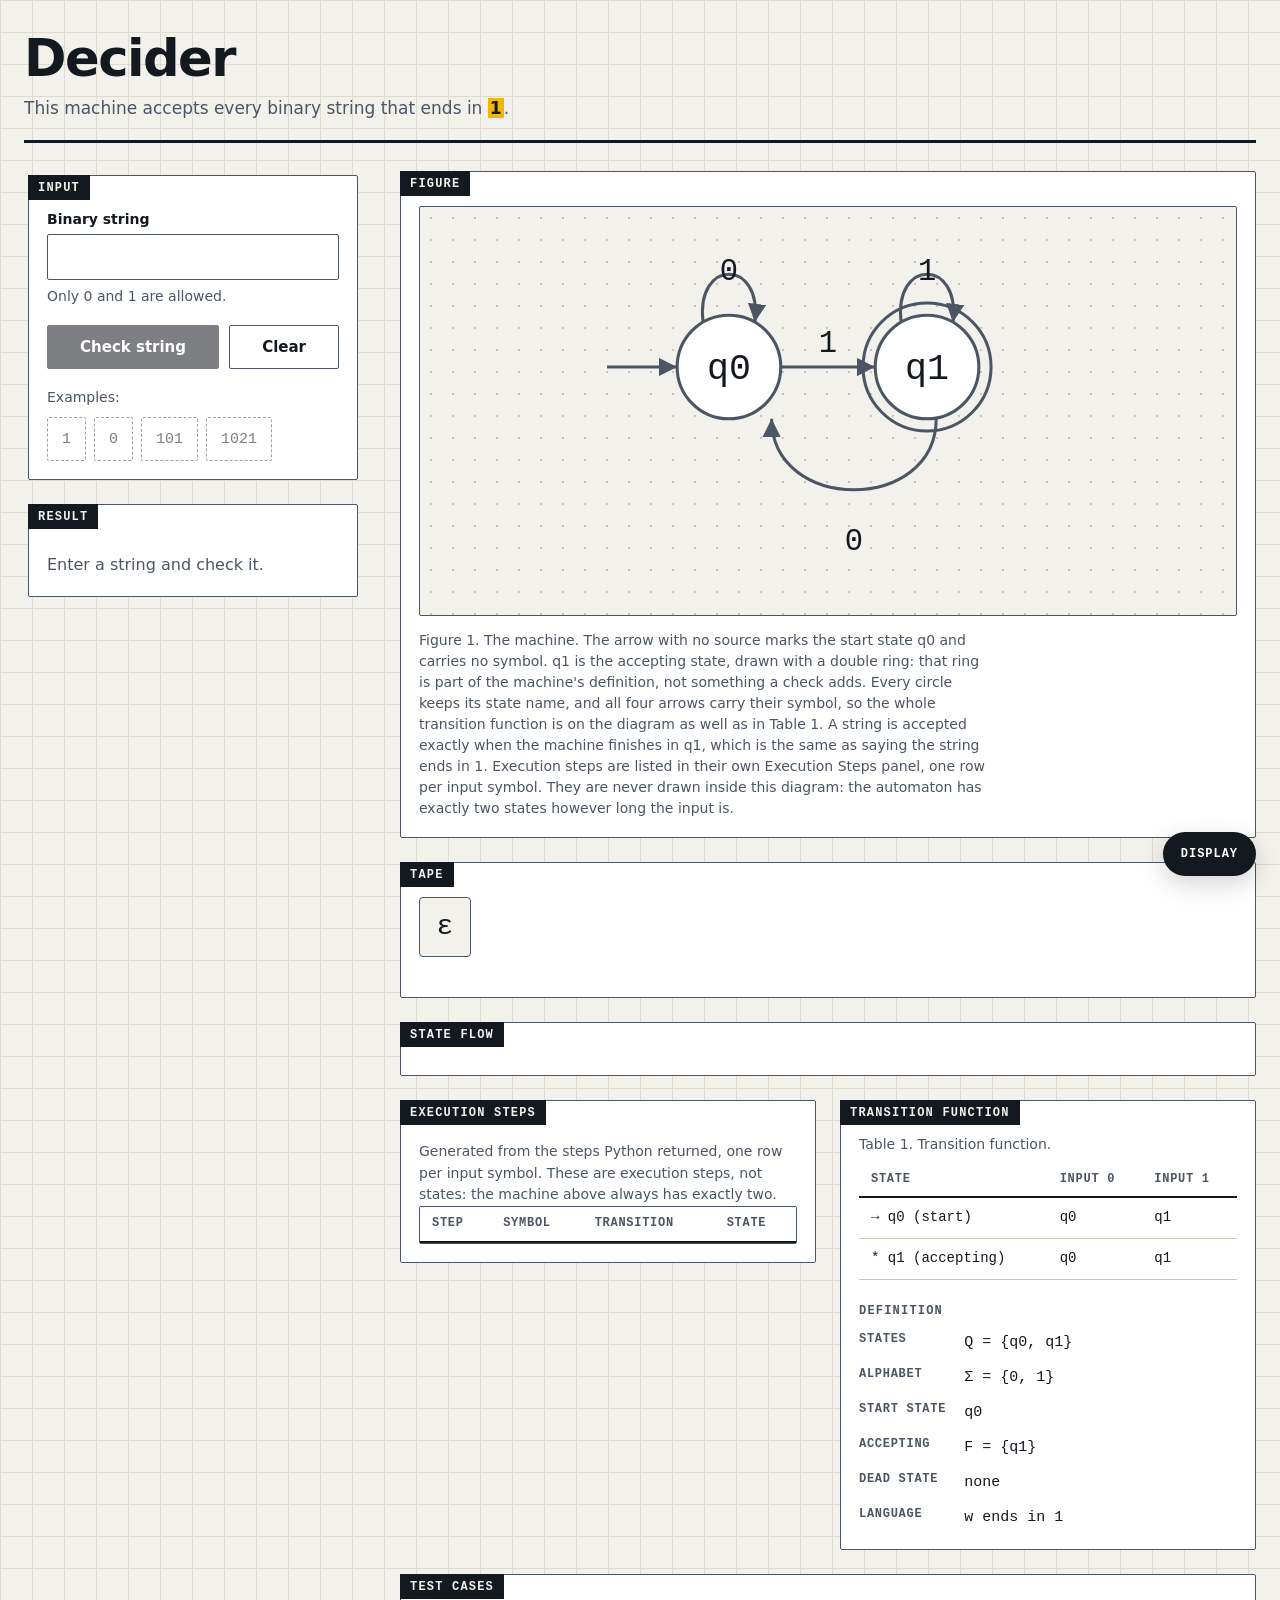
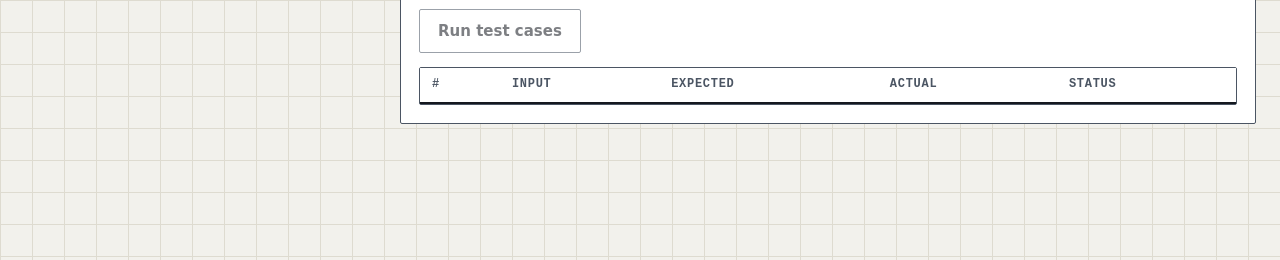
<file: recovery/history/20261013-110954/index.html>
<!doctype html>
  <!-- Decider - a DFA acceptance checker (AL102 automata theory midterm).

       The machine recognises every binary string that ends in 1:

           delta(q0, 0) = q0      delta(q0, 1) = q1
           delta(q1, 0) = q0      delta(q1, 1) = q1

           q0  the input read so far is empty or ends in 0
           q1  the input read so far ends in 1

       Two states, no dead state: every state is reachable on both symbols, so no
       input can get stuck. A string is accepted exactly when it finishes in q1.

       index.html holds only the two state groups, the marker and the position
       track. script.js reads the transition table below and generates every
       arrow and every arrow label from it, so the diagram cannot drift from the
       machine in dfa.py.

       The double ring around q1 is part of the machine's permanent definition,
       not an effect of a check.

       The diagram above holds the machine and nothing else. Execution steps are
       generated into their own Execution Steps panel, one row per input symbol,
       so a generated step can never be mistaken for a state. -->

  <html lang="en">
  <head>
  <meta charset="utf-8">
  <meta name="viewport" content="width=device-width, initial-scale=1">
  <meta http-equiv="Cache-Control" content="no-store, no-cache, must-revalidate">
  <meta http-equiv="Pragma" content="no-cache">
  <meta http-equiv="Expires" content="0">
  <title>Decider</title>
  <link rel="stylesheet" href="styles.css">
</head>
<body>
<div class="page">

<header id="header" class="page-head">
  <h1>Decider</h1>
  <p>This machine accepts every binary string that ends in <span class="accent">1</span>.</p>
</header>

<main class="workspace">

  <div class="rail">

    <section id="input-panel" class="panel panel--input" aria-labelledby="h-input">
      <h2 id="h-input">Input</h2>
      <div class="input-row">
        <div class="field">
          <label for="dfa-input">Binary string</label>
          <input id="dfa-input" type="text" autocomplete="off" spellcheck="false" inputmode="text" aria-describedby="dfa-help">
          <p id="dfa-help" class="help">Only 0 and 1 are allowed.</p>
        </div>
        <div class="btn-row">
          <button id="check-btn" class="btn btn--primary" type="button" disabled>Check string</button>
          <button id="clear-btn" class="btn btn--secondary" type="button">Clear</button>
        </div>
      </div>
      <div class="examples">
        <span>Examples:</span>
        <button id="example-1" class="btn btn--link" type="button">1</button>
        <button id="example-2" class="btn btn--link" type="button">0</button>
        <button id="example-3" class="btn btn--link" type="button">101</button>
        <button id="example-4" class="btn btn--link" type="button">1021</button>
      </div>
    </section>

    <section class="panel panel--result" aria-labelledby="h-result">
      <h2 id="h-result">Result</h2>
      <div id="error" class="error" role="alert" hidden>
        <p class="err-head"><span class="icon" aria-hidden="true">✕</span><span id="error-head">ERROR: Invalid input. The DFA only accepts the symbols 0 and 1.</span></p>
        <div id="error-details"></div>
        <p id="error-action">Remove the highlighted symbol and check again.</p>
      </div>
      <div id="result" class="result result--idle" role="status" aria-live="polite"></div>
    </section>

  </div>

  <div class="stage">

    <section class="panel panel--figure" aria-labelledby="h-figure">
      <h2 id="h-figure">Figure</h2>
      <figure class="figure" id="dfa-figure">
        <div class="svg-box" role="region" aria-label="Figure">
        <svg id="dfa-svg" viewBox="0 0 420 260" role="img" aria-labelledby="dfa-title dfa-desc" class="is-dim">
          <title id="dfa-title">Two-state DFA that accepts every binary string ending in 1</title>
          <desc id="dfa-desc">Two states, q0 and q1, each named inside its circle. q0 is the start state, marked by an arrow with no source; the start arrow carries no symbol. q1 is the accepting state and is drawn with a double ring, which is part of the machine's definition rather than a result of a check. q0 means the input read so far is empty or ends in 0, and q1 means it ends in 1. Reading 0 in q0 stays in q0; reading 1 in q0 goes to q1; reading 0 in q1 goes to q0; reading 1 in q1 stays in q1. There is no dead state, because both symbols are defined in both states and no input can get stuck. A string is accepted exactly when it finishes in q1, so 1, 11, 101, 11111 and 0101 are accepted while 0, 10, 1010, 00000 and the empty string are rejected. Execution steps are listed in their own Execution Steps panel, one row per input symbol, and are never drawn inside this diagram. The machine has exactly two states however long the input is.</desc>
          <defs>
            <marker id="arrow" viewBox="0 0 10 10" refX="10" refY="5" markerWidth="12" markerHeight="12" markerUnits="userSpaceOnUse" orient="auto">
              <path d="M0,0 L10,5 L0,10 z"/>
            </marker>
          </defs>

          <!-- start arrow: no source state -->

          <!-- The two states, 130 units apart. q1 is the accepting state, so it
               carries the double ring that marks acceptance in the definition.
               Every arrow and arrow label is generated by script.js from the
               transition table below. -->
          <g id="node-q0" class="node">
            <circle class="pulse" cx="100" cy="105" r="34" aria-hidden="true"/>
            <circle class="core" cx="100" cy="105" r="34"/>
            <text id="node-text-q0" class="node-label" x="100" y="113" text-anchor="middle">q0</text>
          </g>
          <g id="node-q1" class="node">
            <circle class="pulse" cx="230" cy="105" r="34" aria-hidden="true"/>
            <circle class="ring" cx="230" cy="105" r="42"/>
            <circle class="core" cx="230" cy="105" r="34"/>
            <text id="node-text-q1" class="node-label" x="230" y="113" text-anchor="middle">q1</text>
          </g>


          <!-- walk token: moved by transform along the taken edge; hidden at rest -->
          <circle id="walk-token" class="walk-token" cx="0" cy="0" r="7" aria-hidden="true"/>

        </svg>
        </div>
        <figcaption>Figure 1. The machine. The arrow with no source marks the start state q0 and carries no symbol. q1 is the accepting state, drawn with a double ring: that ring is part of the machine's definition, not something a check adds. Every circle keeps its state name, and all four arrows carry their symbol, so the whole transition function is on the diagram as well as in Table 1. A string is accepted exactly when the machine finishes in q1, which is the same as saying the string ends in 1. Execution steps are listed in their own Execution Steps panel, one row per input symbol. They are never drawn inside this diagram: the automaton has exactly two states however long the input is.</figcaption>
      </figure>
    </section>

    <section class="panel panel--tape" aria-labelledby="h-tape">
      <h2 id="h-tape">Tape</h2>
      <ol id="tape" class="tape" aria-label="Input tape"></ol>
    </section>

    <section class="panel panel--flow" aria-labelledby="h-flow">
    <h2 id="h-flow">State flow</h2>
    <ol id="flow" class="flow" aria-label="Complete state flow, one state per position including the start and the final state"></ol>
    </section>

    <section class="panel panel--steps" aria-labelledby="h-steps">
      <h2 id="h-steps">Execution Steps</h2>
      <p class="help">Generated from the steps Python returned, one row per input symbol. These are
        execution steps, not states: the machine above always has exactly two.</p>
      <div id="steps" class="scroll" role="region" aria-label="Execution steps">
        <table id="steps-table">
          <thead><tr><th scope="col">Step</th><th scope="col">Symbol</th><th scope="col">Transition</th><th scope="col">State</th></tr></thead>
          <tbody id="steps-body"></tbody>
        </table>
      </div>
    </section>

    <section class="panel panel--ref" aria-labelledby="h-ref">
      <h2 id="h-ref">Transition function</h2>
      <div id="dfa-reference">
        <table id="transition-table">
          <caption>Table 1. Transition function.</caption>
          <thead><tr><th scope="col">State</th><th scope="col">Input 0</th><th scope="col">Input 1</th></tr></thead>
          <tbody>
            <tr id="trow-q0"><th scope="row">&#8594; q0 (start)</th><td>q0</td><td>q1</td></tr>
            <tr id="trow-q1"><th scope="row">* q1 (accepting)</th><td>q0</td><td>q1</td></tr>
          </tbody>
        </table>
        <section class="defn-block" aria-labelledby="h-defn">
          <h2 id="h-defn">Definition</h2>
          <dl class="defn">
            <dt>States</dt><dd>Q = {q0, q1}</dd>
            <dt>Alphabet</dt><dd>&#931; = {0, 1}</dd>
            <dt>Start state</dt><dd>q0</dd>
            <dt>Accepting</dt><dd>F = {q1}</dd>
            <dt>Dead state</dt><dd>none</dd>
            <dt>Language</dt><dd>w ends in 1</dd>
          </dl>
        </section>
      </div>
    </section>

    <section class="panel panel--tests" aria-labelledby="h-tests">
      <h2 id="h-tests">Test cases</h2>
      <div class="tests-row">
        <button id="tests-btn" class="btn btn--secondary" type="button" disabled>Run test cases</button>
        <p id="tests-summary" class="help tests-summary" aria-live="polite"></p>
      </div>
      <div id="tests-table" class="scroll" role="region" aria-label="Test cases">
        <table>
          <thead><tr><th scope="col">#</th><th scope="col">Input</th><th scope="col">Expected</th><th scope="col">Actual</th><th scope="col">Status</th></tr></thead>
          <tbody id="tests-body"></tbody>
        </table>
      </div>
    </section>

  </div>
</main>
</div>

<!-- Display: a floating button at the end of the reading order. It opens a menu with
     the appearance and the flow timing. Both are native selects, so the keyboard and
     screen readers get the same choices. The menu sits after the button in the
     reading order, so Tab reaches it as soon as it is open. -->
<div class="fab" id="fab">
  <button id="fab-btn" class="fab-btn" type="button" aria-expanded="false" aria-controls="fab-menu">Display</button>
  <div id="fab-menu" class="fab-menu" role="group" aria-label="Display settings" hidden>
    <div class="menu-item">
      <label for="theme-select">Appearance</label>
      <select id="theme-select" autocomplete="off">
        <option value="system">Follow system</option>
        <option value="light">Textbook</option>
        <option value="dark">Night</option>
        <option value="contrast">High contrast</option>
      </select>
    </div>
    <div class="menu-item">
      <label for="timing-select">Flow timing</label>
      <select id="timing-select" autocomplete="off">
        <option value="0.2">0.2×</option>
        <option value="0.5">0.5×</option>
        <option value="0.75">0.75×</option>
        <option value="1" selected>1×</option>
        <option value="1.5">1.5×</option>
        <option value="2">2×</option>
      </select>
    </div>
    <p class="menu-note">Reduced motion is on, so the walk is shown at once and timing has no effect.</p>
  </div>
</div>

<script src="script.js"></script>
</body>
</html>
</file>
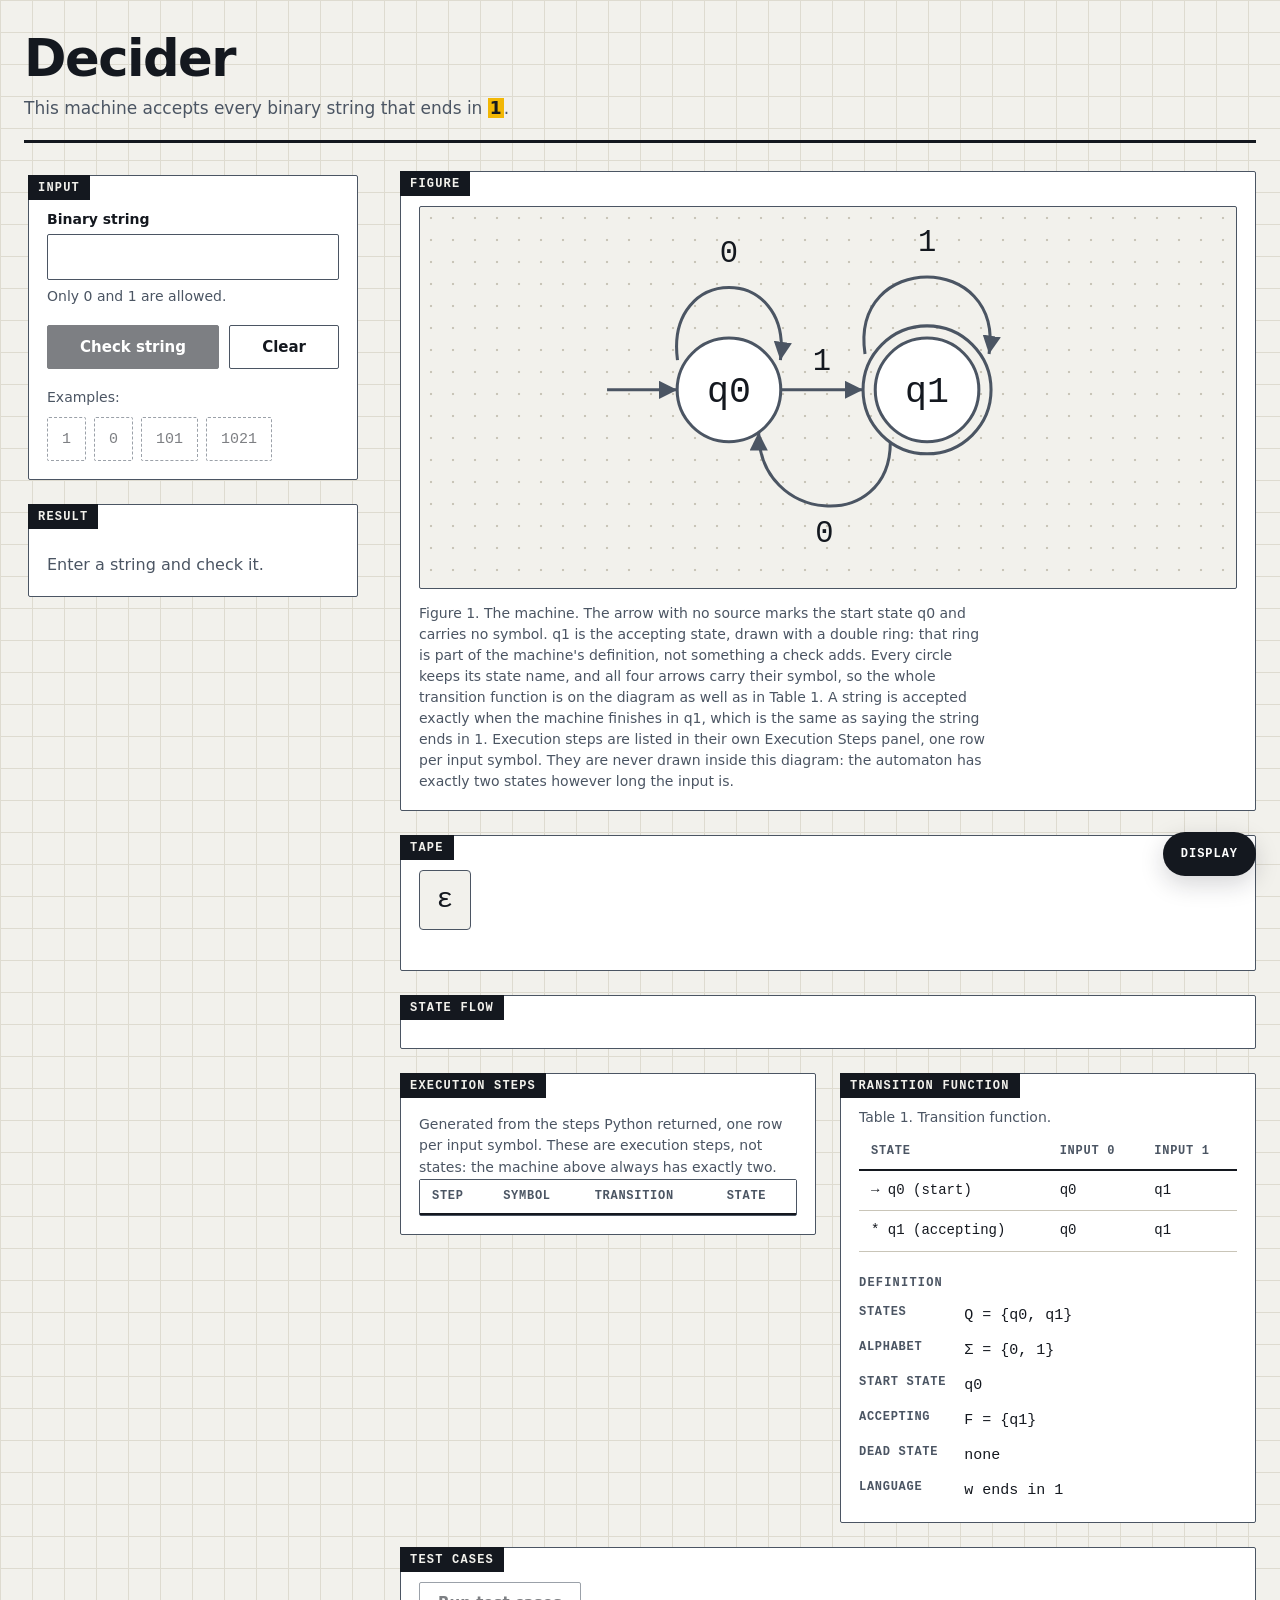
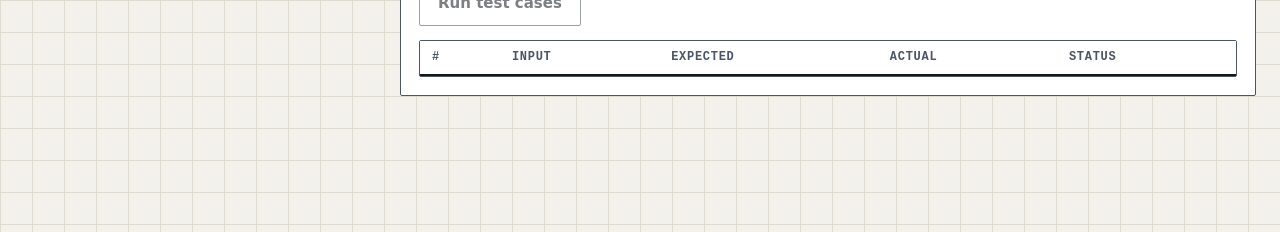
<file: recovery/history/20261013-145427/index.html>
<!doctype html>
  <!-- Decider - a DFA acceptance checker (AL102 automata theory midterm).

       The machine recognises every binary string that ends in 1:

           delta(q0, 0) = q0      delta(q0, 1) = q1
           delta(q1, 0) = q0      delta(q1, 1) = q1

           q0  the input read so far is empty or ends in 0
           q1  the input read so far ends in 1

       Two states, no dead state: every state is reachable on both symbols, so no
       input can get stuck. A string is accepted exactly when it finishes in q1.

       index.html holds only the two state groups, the marker and the position
       track. script.js reads the transition table below and generates every
       arrow and every arrow label from it, so the diagram cannot drift from the
       machine in dfa.py.

       The double ring around q1 is part of the machine's permanent definition,
       not an effect of a check.

       The diagram above holds the machine and nothing else. Execution steps are
       generated into their own Execution Steps panel, one row per input symbol,
       so a generated step can never be mistaken for a state. -->

  <html lang="en">
  <head>
  <meta charset="utf-8">
  <meta name="viewport" content="width=device-width, initial-scale=1">
  <meta http-equiv="Cache-Control" content="no-store, no-cache, must-revalidate">
  <meta http-equiv="Pragma" content="no-cache">
  <meta http-equiv="Expires" content="0">
  <title>Decider</title>
  <link rel="stylesheet" href="styles.css">
</head>
<body>
<div class="page">

<header id="header" class="page-head">
  <h1>Decider</h1>
  <p>This machine accepts every binary string that ends in <span class="accent">1</span>.</p>
</header>

<main class="workspace">

  <div class="rail">

    <section id="input-panel" class="panel panel--input" aria-labelledby="h-input">
      <h2 id="h-input">Input</h2>
      <div class="input-row">
        <div class="field">
          <label for="dfa-input">Binary string</label>
          <input id="dfa-input" type="text" autocomplete="off" spellcheck="false" inputmode="text" aria-describedby="dfa-help">
          <p id="dfa-help" class="help">Only 0 and 1 are allowed.</p>
        </div>
        <div class="btn-row">
          <button id="check-btn" class="btn btn--primary" type="button" disabled>Check string</button>
          <button id="clear-btn" class="btn btn--secondary" type="button">Clear</button>
        </div>
      </div>
      <div class="examples">
        <span>Examples:</span>
        <button id="example-1" class="btn btn--link" type="button">1</button>
        <button id="example-2" class="btn btn--link" type="button">0</button>
        <button id="example-3" class="btn btn--link" type="button">101</button>
        <button id="example-4" class="btn btn--link" type="button">1021</button>
      </div>
    </section>

    <section class="panel panel--result" aria-labelledby="h-result">
      <h2 id="h-result">Result</h2>
      <div id="error" class="error" role="alert" hidden>
        <p class="err-head"><span class="icon" aria-hidden="true">✕</span><span id="error-head">ERROR: Invalid input. The DFA only accepts the symbols 0 and 1.</span></p>
        <div id="error-details"></div>
        <p id="error-action">Remove the highlighted symbol and check again.</p>
      </div>
      <div id="result" class="result result--idle" role="status" aria-live="polite"></div>
    </section>

  </div>

  <div class="stage">

    <section class="panel panel--figure" aria-labelledby="h-figure">
      <h2 id="h-figure">Figure</h2>
      <figure class="figure" id="dfa-figure">
        <div class="svg-box" role="region" aria-label="Figure">
        <svg id="dfa-svg" viewBox="0 0 420 260" role="img" aria-labelledby="dfa-title dfa-desc" class="is-dim">
          <title id="dfa-title">Two-state DFA that accepts every binary string ending in 1</title>
          <desc id="dfa-desc">Two states, q0 and q1, each named inside its circle. q0 is the start state, marked by an arrow with no source; the start arrow carries no symbol. q1 is the accepting state and is drawn with a double ring, which is part of the machine's definition rather than a result of a check. q0 means the input read so far is empty or ends in 0, and q1 means it ends in 1. Reading 0 in q0 stays in q0; reading 1 in q0 goes to q1; reading 0 in q1 goes to q0; reading 1 in q1 stays in q1. There is no dead state, because both symbols are defined in both states and no input can get stuck. A string is accepted exactly when it finishes in q1, so 1, 11, 101, 11111 and 0101 are accepted while 0, 10, 1010, 00000 and the empty string are rejected. Execution steps are listed in their own Execution Steps panel, one row per input symbol, and are never drawn inside this diagram. The machine has exactly two states however long the input is.</desc>
          <defs>
            <marker id="arrow" viewBox="0 0 10 10" refX="10" refY="5" markerWidth="12" markerHeight="12" markerUnits="userSpaceOnUse" orient="auto">
              <path d="M0,0 L10,5 L0,10 z"/>
            </marker>
          </defs>

          <!-- start arrow: no source state -->

          <!-- The two states, 130 units apart. q1 is the accepting state, so it
               carries the double ring that marks acceptance in the definition.
               Every arrow and arrow label is generated by script.js from the
               transition table below. -->
          <g id="node-q0" class="node">
            <circle class="pulse" cx="100" cy="120" r="34" aria-hidden="true"/>
            <circle class="core" cx="100" cy="120" r="34"/>
            <text id="node-text-q0" class="node-label" x="100" y="128" text-anchor="middle">q0</text>
          </g>
          <g id="node-q1" class="node">
            <circle class="pulse" cx="230" cy="120" r="34" aria-hidden="true"/>
            <circle class="ring" cx="230" cy="120" r="42"/>
            <circle class="core" cx="230" cy="120" r="34"/>
            <text id="node-text-q1" class="node-label" x="230" y="128" text-anchor="middle">q1</text>
          </g>


          <!-- walk token: moved by transform along the taken edge; hidden at rest -->
          <circle id="walk-token" class="walk-token" cx="0" cy="0" r="7" aria-hidden="true"/>

        </svg>
        </div>
        <figcaption>Figure 1. The machine. The arrow with no source marks the start state q0 and carries no symbol. q1 is the accepting state, drawn with a double ring: that ring is part of the machine's definition, not something a check adds. Every circle keeps its state name, and all four arrows carry their symbol, so the whole transition function is on the diagram as well as in Table 1. A string is accepted exactly when the machine finishes in q1, which is the same as saying the string ends in 1. Execution steps are listed in their own Execution Steps panel, one row per input symbol. They are never drawn inside this diagram: the automaton has exactly two states however long the input is.</figcaption>
      </figure>
    </section>

    <section class="panel panel--tape" aria-labelledby="h-tape">
      <h2 id="h-tape">Tape</h2>
      <ol id="tape" class="tape" aria-label="Input tape"></ol>
    </section>

    <section class="panel panel--flow" aria-labelledby="h-flow">
    <h2 id="h-flow">State flow</h2>
    <ol id="flow" class="flow" aria-label="Complete state flow, one state per position including the start and the final state"></ol>
    </section>

    <section class="panel panel--steps" aria-labelledby="h-steps">
      <h2 id="h-steps">Execution Steps</h2>
      <p class="help">Generated from the steps Python returned, one row per input symbol. These are
        execution steps, not states: the machine above always has exactly two.</p>
      <div id="steps" class="scroll" role="region" aria-label="Execution steps">
        <table id="steps-table">
          <thead><tr><th scope="col">Step</th><th scope="col">Symbol</th><th scope="col">Transition</th><th scope="col">State</th></tr></thead>
          <tbody id="steps-body"></tbody>
        </table>
      </div>
    </section>

    <section class="panel panel--ref" aria-labelledby="h-ref">
      <h2 id="h-ref">Transition function</h2>
      <div id="dfa-reference">
        <table id="transition-table">
          <caption>Table 1. Transition function.</caption>
          <thead><tr><th scope="col">State</th><th scope="col">Input 0</th><th scope="col">Input 1</th></tr></thead>
          <tbody>
            <tr id="trow-q0"><th scope="row">&#8594; q0 (start)</th><td>q0</td><td>q1</td></tr>
            <tr id="trow-q1"><th scope="row">* q1 (accepting)</th><td>q0</td><td>q1</td></tr>
          </tbody>
        </table>
        <section class="defn-block" aria-labelledby="h-defn">
          <h2 id="h-defn">Definition</h2>
          <dl class="defn">
            <dt>States</dt><dd>Q = {q0, q1}</dd>
            <dt>Alphabet</dt><dd>&#931; = {0, 1}</dd>
            <dt>Start state</dt><dd>q0</dd>
            <dt>Accepting</dt><dd>F = {q1}</dd>
            <dt>Dead state</dt><dd>none</dd>
            <dt>Language</dt><dd>w ends in 1</dd>
          </dl>
        </section>
      </div>
    </section>

    <section class="panel panel--tests" aria-labelledby="h-tests">
      <h2 id="h-tests">Test cases</h2>
      <div class="tests-row">
        <button id="tests-btn" class="btn btn--secondary" type="button" disabled>Run test cases</button>
        <p id="tests-summary" class="help tests-summary" aria-live="polite"></p>
      </div>
      <div id="tests-table" class="scroll" role="region" aria-label="Test cases">
        <table>
          <thead><tr><th scope="col">#</th><th scope="col">Input</th><th scope="col">Expected</th><th scope="col">Actual</th><th scope="col">Status</th></tr></thead>
          <tbody id="tests-body"></tbody>
        </table>
      </div>
    </section>

  </div>
</main>
</div>

<!-- Display: a floating button at the end of the reading order. It opens a menu with
     the appearance and the flow timing. Both are native selects, so the keyboard and
     screen readers get the same choices. The menu sits after the button in the
     reading order, so Tab reaches it as soon as it is open. -->
<div class="fab" id="fab">
  <button id="fab-btn" class="fab-btn" type="button" aria-expanded="false" aria-controls="fab-menu">Display</button>
  <div id="fab-menu" class="fab-menu" role="group" aria-label="Display settings" hidden>
    <div class="menu-item">
      <label for="theme-select">Appearance</label>
      <select id="theme-select" autocomplete="off">
        <option value="system">Follow system</option>
        <option value="light">Textbook</option>
        <option value="dark">Night</option>
        <option value="contrast">High contrast</option>
      </select>
    </div>
    <div class="menu-item">
      <label for="timing-select">Flow timing</label>
      <select id="timing-select" autocomplete="off">
        <option value="0.2">0.2×</option>
        <option value="0.5">0.5×</option>
        <option value="0.75">0.75×</option>
        <option value="1" selected>1×</option>
        <option value="1.5">1.5×</option>
        <option value="2">2×</option>
      </select>
    </div>
    <p class="menu-note">Reduced motion is on, so the walk is shown at once and timing has no effect.</p>
  </div>
</div>

<script src="script.js"></script>
</body>
</html>
</file>
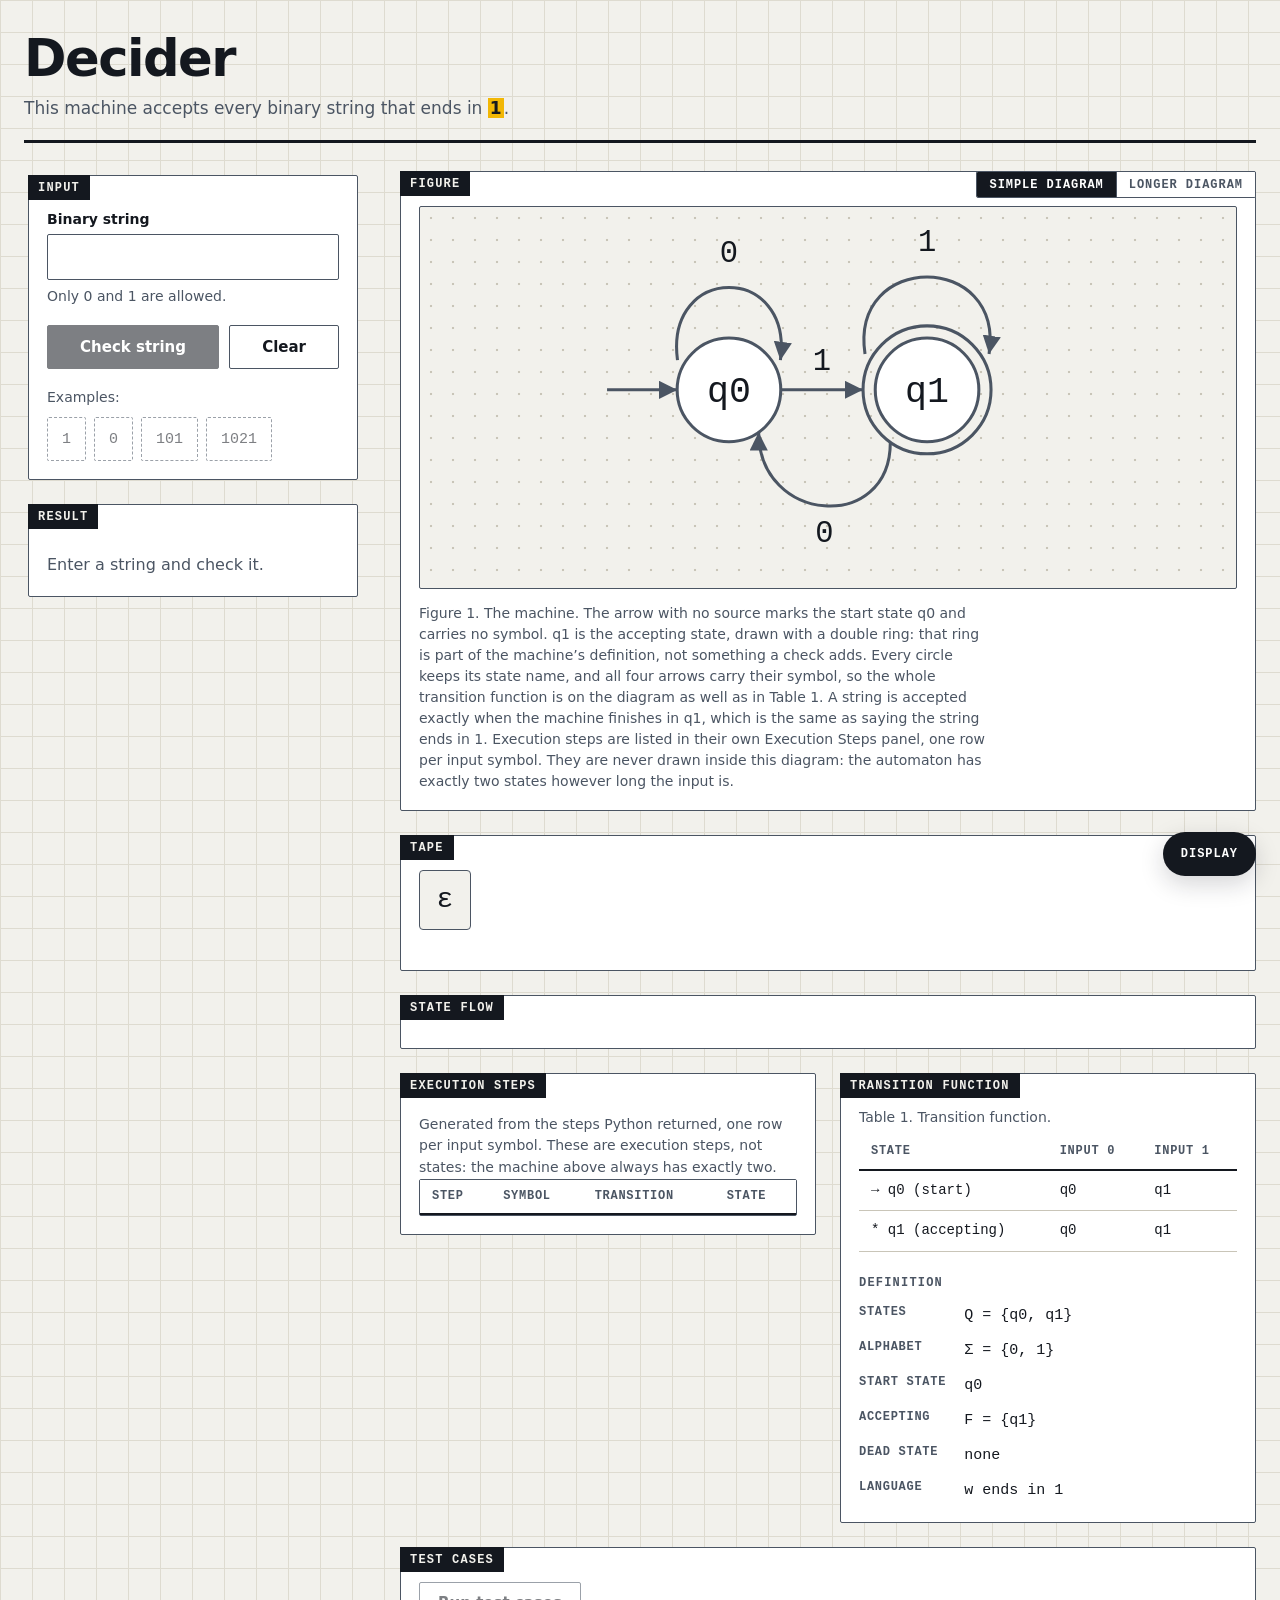
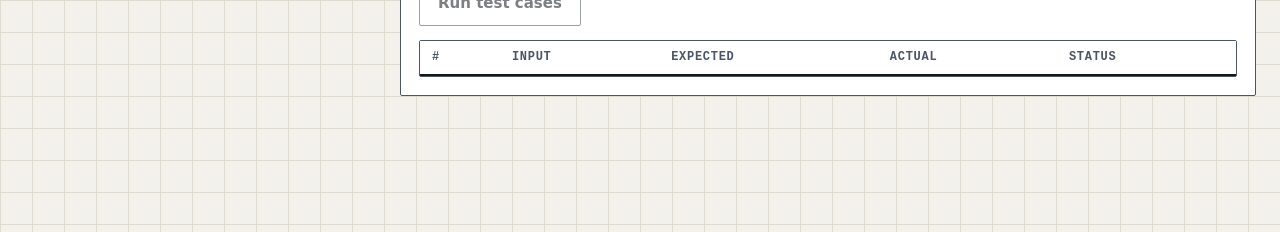
<file: recovery/history/20261013-153830/index.html>
<!doctype html>
  <!-- Decider - a DFA acceptance checker (AL102 automata theory midterm).

       The machine recognises every binary string that ends in 1:

           delta(q0, 0) = q0      delta(q0, 1) = q1
           delta(q1, 0) = q0      delta(q1, 1) = q1

           q0  the input read so far is empty or ends in 0
           q1  the input read so far ends in 1

       Two states, no dead state: every state is reachable on both symbols, so no
       input can get stuck. A string is accepted exactly when it finishes in q1.

       index.html holds only the two state groups, the marker and the position
       track. script.js reads the transition table below and generates every
       arrow and every arrow label from it, so the diagram cannot drift from the
       machine in dfa.py.

       The double ring around q1 is part of the machine's permanent definition,
       not an effect of a check.

       The diagram above holds the machine and nothing else. Execution steps are
       generated into their own Execution Steps panel, one row per input symbol,
       so a generated step can never be mistaken for a state. -->

  <html lang="en">
  <head>
  <meta charset="utf-8">
  <meta name="viewport" content="width=device-width, initial-scale=1">
  <meta http-equiv="Cache-Control" content="no-store, no-cache, must-revalidate">
  <meta http-equiv="Pragma" content="no-cache">
  <meta http-equiv="Expires" content="0">
  <title>Decider</title>
  <link rel="stylesheet" href="styles.css">
</head>
<body>
<div class="page">

<header id="header" class="page-head">
  <h1>Decider</h1>
  <p>This machine accepts every binary string that ends in <span class="accent">1</span>.</p>
</header>

<main class="workspace">

  <div class="rail">

    <section id="input-panel" class="panel panel--input" aria-labelledby="h-input">
      <h2 id="h-input">Input</h2>
      <div class="input-row">
        <div class="field">
          <label for="dfa-input">Binary string</label>
          <input id="dfa-input" type="text" autocomplete="off" spellcheck="false" inputmode="text" aria-describedby="dfa-help">
          <p id="dfa-help" class="help">Only 0 and 1 are allowed.</p>
        </div>
        <div class="btn-row">
          <button id="check-btn" class="btn btn--primary" type="button" disabled>Check string</button>
          <button id="clear-btn" class="btn btn--secondary" type="button">Clear</button>
        </div>
      </div>
      <div class="examples">
        <span>Examples:</span>
        <button id="example-1" class="btn btn--link" type="button">1</button>
        <button id="example-2" class="btn btn--link" type="button">0</button>
        <button id="example-3" class="btn btn--link" type="button">101</button>
        <button id="example-4" class="btn btn--link" type="button">1021</button>
      </div>
    </section>

    <section class="panel panel--result" aria-labelledby="h-result">
      <h2 id="h-result">Result</h2>
      <div id="error" class="error" role="alert" hidden>
        <p class="err-head"><span class="icon" aria-hidden="true">✕</span><span id="error-head">ERROR: Invalid input. The DFA only accepts the symbols 0 and 1.</span></p>
        <div id="error-details"></div>
        <p id="error-action">Remove the highlighted symbol and check again.</p>
      </div>
      <div id="result" class="result result--idle" role="status" aria-live="polite"></div>
    </section>

  </div>

  <div class="stage">

    <section class="panel panel--figure" aria-labelledby="h-figure">
      <h2 id="h-figure">Figure</h2>
      <div class="seg" role="group" aria-label="Diagram">
        <button type="button" class="seg__btn is-on" data-machine="simple" aria-pressed="true">Simple diagram</button>
        <button type="button" class="seg__btn" data-machine="longer" aria-pressed="false">Longer diagram</button>
      </div>
      <p id="figure-legend" class="figure-legend" hidden>node = step number &middot; small label = DFA state</p>
      <figure class="figure" id="dfa-figure">
        <div class="svg-box" role="region" aria-label="Figure">
        <svg id="dfa-svg" viewBox="0 0 420 260" role="img" aria-labelledby="dfa-title dfa-desc" class="is-dim">
          <title id="dfa-title">Two-state DFA that accepts every binary string ending in 1</title>
          <desc id="dfa-desc">Two states, q0 and q1, each named inside its circle. q0 is the start state, marked by an arrow with no source; the start arrow carries no symbol. q1 is the accepting state and is drawn with a double ring, which is part of the machine's definition rather than a result of a check. q0 means the input read so far is empty or ends in 0, and q1 means it ends in 1. Reading 0 in q0 stays in q0; reading 1 in q0 goes to q1; reading 0 in q1 goes to q0; reading 1 in q1 stays in q1. There is no dead state, because both symbols are defined in both states and no input can get stuck. A string is accepted exactly when it finishes in q1, so 1, 11, 101, 11111 and 0101 are accepted while 0, 10, 1010, 00000 and the empty string are rejected. Execution steps are listed in their own Execution Steps panel, one row per input symbol, and are never drawn inside this diagram. The machine has exactly two states however long the input is.</desc>
          <defs>
            <marker id="arrow" viewBox="0 0 10 10" refX="10" refY="5" markerWidth="12" markerHeight="12" markerUnits="userSpaceOnUse" orient="auto">
              <path d="M0,0 L10,5 L0,10 z"/>
            </marker>
          </defs>

          <!-- start arrow: no source state -->

          <!-- The two states, 130 units apart. q1 is the accepting state, so it
               carries the double ring that marks acceptance in the definition.
               Every arrow and arrow label is generated by script.js from the
               transition table below. -->
          <g id="node-q0" class="node">
            <circle class="pulse" cx="100" cy="120" r="34" aria-hidden="true"/>
            <circle class="core" cx="100" cy="120" r="34"/>
            <text id="node-text-q0" class="node-label" x="100" y="128" text-anchor="middle">q0</text>
          </g>
          <g id="node-q1" class="node">
            <circle class="pulse" cx="230" cy="120" r="34" aria-hidden="true"/>
            <circle class="ring" cx="230" cy="120" r="42"/>
            <circle class="core" cx="230" cy="120" r="34"/>
            <text id="node-text-q1" class="node-label" x="230" y="128" text-anchor="middle">q1</text>
          </g>


          <!-- walk token: moved by transform along the taken edge; hidden at rest -->
          <circle id="walk-token" class="walk-token" cx="0" cy="0" r="7" aria-hidden="true"/>

        </svg>
        </div>
        <figcaption id="figure-caption">Figure 1. The machine.</figcaption>
        <p id="figure-result" class="figure-result" hidden></p>
      </figure>
    </section>

    <section class="panel panel--tape" aria-labelledby="h-tape">
      <h2 id="h-tape">Tape</h2>
      <ol id="tape" class="tape" aria-label="Input tape"></ol>
    </section>

    <section class="panel panel--flow" aria-labelledby="h-flow">
    <h2 id="h-flow">State flow</h2>
    <ol id="flow" class="flow" aria-label="Complete state flow, one state per position including the start and the final state"></ol>
    </section>

    <section class="panel panel--steps" aria-labelledby="h-steps">
      <h2 id="h-steps">Execution Steps</h2>
      <p class="help">Generated from the steps Python returned, one row per input symbol. These are
        execution steps, not states: the machine above always has exactly two.</p>
      <div id="steps" class="scroll" role="region" aria-label="Execution steps">
        <table id="steps-table">
          <thead><tr><th scope="col">Step</th><th scope="col">Symbol</th><th scope="col">Transition</th><th scope="col">State</th></tr></thead>
          <tbody id="steps-body"></tbody>
        </table>
      </div>
    </section>

    <section class="panel panel--ref" aria-labelledby="h-ref">
      <h2 id="h-ref">Transition function</h2>
      <div id="dfa-reference">
        <table id="transition-table">
          <caption>Table 1. Transition function.</caption>
          <thead><tr><th scope="col">State</th><th scope="col">Input 0</th><th scope="col">Input 1</th></tr></thead>
          <tbody>
            <tr id="trow-q0"><th scope="row">&#8594; q0 (start)</th><td>q0</td><td>q1</td></tr>
            <tr id="trow-q1"><th scope="row">* q1 (accepting)</th><td>q0</td><td>q1</td></tr>
          </tbody>
        </table>
        <section class="defn-block" aria-labelledby="h-defn">
          <h2 id="h-defn">Definition</h2>
          <dl class="defn">
            <dt>States</dt><dd id="dd-states">Q = {q0, q1}</dd>
            <dt>Alphabet</dt><dd>&#931; = {0, 1}</dd>
            <dt>Start state</dt><dd id="dd-start">q0</dd>
            <dt>Accepting</dt><dd id="dd-accepting">F = {q1}</dd>
            <dt>Dead state</dt><dd id="dd-dead">none</dd>
            <dt>Language</dt><dd id="dd-language">w ends in 1</dd>
          </dl>
        </section>
      </div>
    </section>

    <section class="panel panel--tests" aria-labelledby="h-tests">
      <h2 id="h-tests">Test cases</h2>
      <div class="tests-row">
        <button id="tests-btn" class="btn btn--secondary" type="button" disabled>Run test cases</button>
        <p id="tests-summary" class="help tests-summary" aria-live="polite"></p>
      </div>
      <div id="tests-table" class="scroll" role="region" aria-label="Test cases">
        <table>
          <thead><tr><th scope="col">#</th><th scope="col">Input</th><th scope="col">Expected</th><th scope="col">Actual</th><th scope="col">Status</th></tr></thead>
          <tbody id="tests-body"></tbody>
        </table>
      </div>
    </section>

  </div>
</main>
</div>

<!-- Display: a floating button at the end of the reading order. It opens a menu with
     the appearance and the flow timing. Both are native selects, so the keyboard and
     screen readers get the same choices. The menu sits after the button in the
     reading order, so Tab reaches it as soon as it is open. -->
<div class="fab" id="fab">
  <button id="fab-btn" class="fab-btn" type="button" aria-expanded="false" aria-controls="fab-menu">Display</button>
  <div id="fab-menu" class="fab-menu" role="group" aria-label="Display settings" hidden>
    <div class="menu-item">
      <label for="theme-select">Appearance</label>
      <select id="theme-select" autocomplete="off">
        <option value="system">Follow system</option>
        <option value="light">Textbook</option>
        <option value="dark">Night</option>
        <option value="contrast">High contrast</option>
      </select>
    </div>
    <div class="menu-item">
      <label for="timing-select">Flow timing</label>
      <select id="timing-select" autocomplete="off">
        <option value="0.2">0.2×</option>
        <option value="0.5">0.5×</option>
        <option value="0.75">0.75×</option>
        <option value="1" selected>1×</option>
        <option value="1.5">1.5×</option>
        <option value="2">2×</option>
      </select>
    </div>
    <p class="menu-note">Reduced motion is on, so the walk is shown at once and timing has no effect.</p>
  </div>
</div>

<script src="script.js"></script>
</body>
</html>
</file>
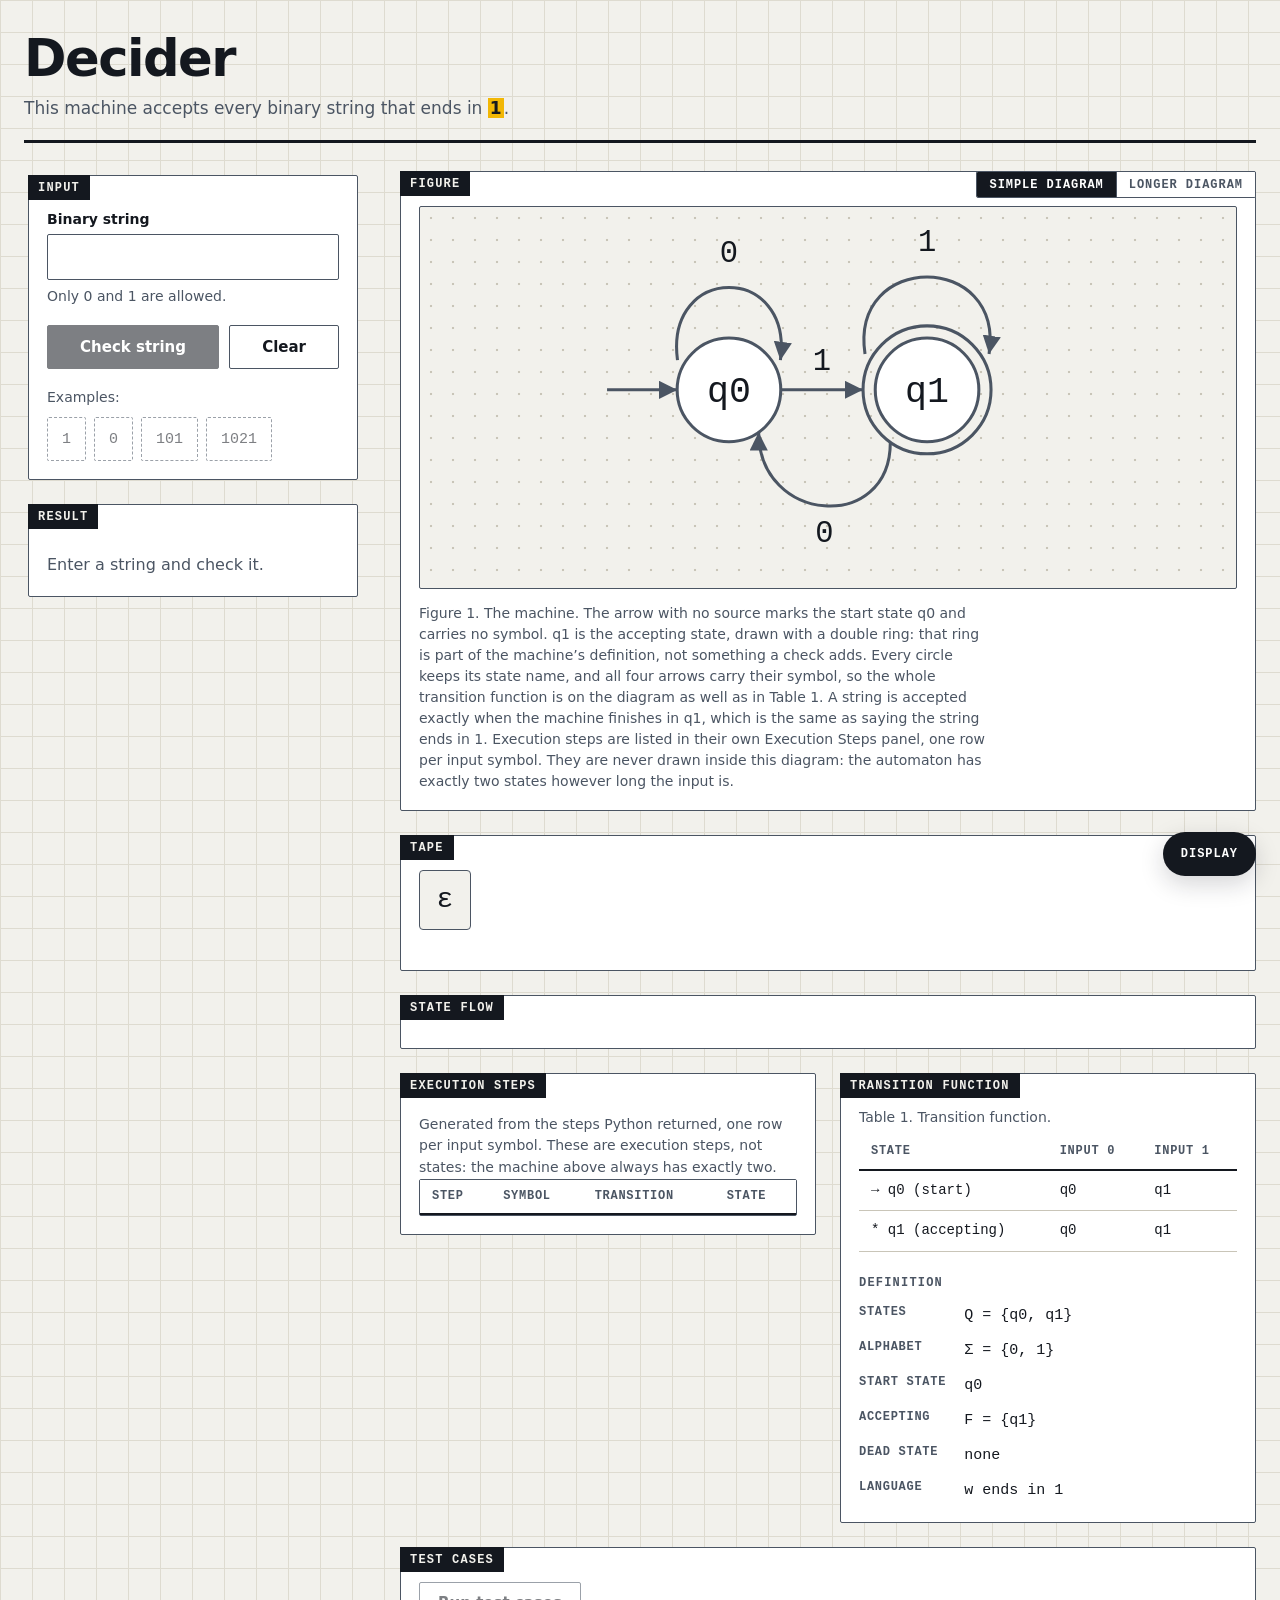
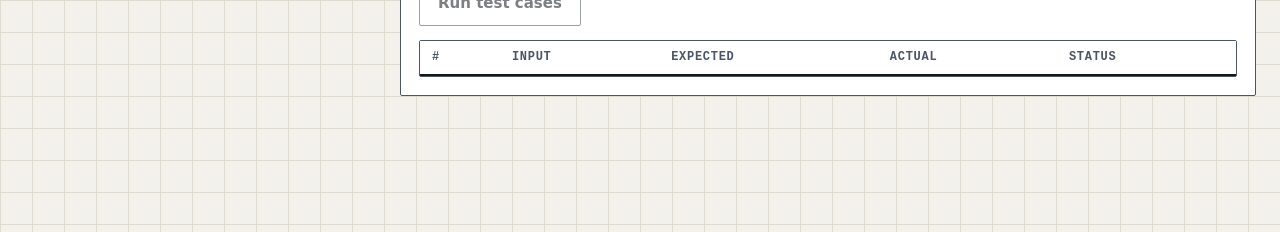
<file: recovery/history/20261013-161530/index.html>
<!doctype html>
  <!-- Decider - a DFA acceptance checker (AL102 automata theory midterm).

       The machine recognises every binary string that ends in 1:

           delta(q0, 0) = q0      delta(q0, 1) = q1
           delta(q1, 0) = q0      delta(q1, 1) = q1

           q0  the input read so far is empty or ends in 0
           q1  the input read so far ends in 1

       Two states, no dead state: every state is reachable on both symbols, so no
       input can get stuck. A string is accepted exactly when it finishes in q1.

       index.html holds only the two state groups, the marker and the position
       track. script.js reads the transition table below and generates every
       arrow and every arrow label from it, so the diagram cannot drift from the
       machine in dfa.py.

       The double ring around q1 is part of the machine's permanent definition,
       not an effect of a check.

       The diagram above holds the machine and nothing else. Execution steps are
       generated into their own Execution Steps panel, one row per input symbol,
       so a generated step can never be mistaken for a state. -->

  <html lang="en">
  <head>
  <meta charset="utf-8">
  <meta name="viewport" content="width=device-width, initial-scale=1">
  <meta http-equiv="Cache-Control" content="no-store, no-cache, must-revalidate">
  <meta http-equiv="Pragma" content="no-cache">
  <meta http-equiv="Expires" content="0">
  <title>Decider</title>
  <link rel="stylesheet" href="styles.css">
</head>
<body>
<div class="page">

<header id="header" class="page-head">
  <h1>Decider</h1>
  <p>This machine accepts every binary string that ends in <span class="accent">1</span>.</p>
</header>

<main class="workspace">

  <div class="rail">

    <section id="input-panel" class="panel panel--input" aria-labelledby="h-input">
      <h2 id="h-input">Input</h2>
      <div class="input-row">
        <div class="field">
          <label for="dfa-input">Binary string</label>
          <input id="dfa-input" type="text" autocomplete="off" spellcheck="false" inputmode="text" aria-describedby="dfa-help">
          <p id="dfa-help" class="help">Only 0 and 1 are allowed.</p>
        </div>
        <div class="btn-row">
          <button id="check-btn" class="btn btn--primary" type="button" disabled>Check string</button>
          <button id="clear-btn" class="btn btn--secondary" type="button">Clear</button>
        </div>
      </div>
      <div class="examples">
        <span>Examples:</span>
        <button id="example-1" class="btn btn--link" type="button">1</button>
        <button id="example-2" class="btn btn--link" type="button">0</button>
        <button id="example-3" class="btn btn--link" type="button">101</button>
        <button id="example-4" class="btn btn--link" type="button">1021</button>
      </div>
    </section>

    <section class="panel panel--result" aria-labelledby="h-result">
      <h2 id="h-result">Result</h2>
      <div id="error" class="error" role="alert" hidden>
        <p class="err-head"><span class="icon" aria-hidden="true">✕</span><span id="error-head">ERROR: Invalid input. The DFA only accepts the symbols 0 and 1.</span></p>
        <div id="error-details"></div>
        <p id="error-action">Remove the highlighted symbol and check again.</p>
      </div>
      <div id="result" class="result result--idle" role="status" aria-live="polite"></div>
    </section>

  </div>

  <div class="stage">

    <section class="panel panel--figure" aria-labelledby="h-figure">
      <h2 id="h-figure">Figure</h2>
      <div class="seg" role="group" aria-label="Diagram">
        <button type="button" class="seg__btn is-on" data-machine="simple" aria-pressed="true">Simple diagram</button>
        <button type="button" class="seg__btn" data-machine="longer" aria-pressed="false">Longer diagram</button>
      </div>
      <p id="figure-legend" class="figure-legend" hidden>node = step number &middot; small label = DFA state &middot; dashed = dead-state reference</p>
      <div id="trace-controls" class="trace-controls" role="group" aria-label="Trace playback" hidden>
        <button type="button" id="trace-play" class="btn btn--secondary btn--sm">Play</button>
        <button type="button" id="trace-pause" class="btn btn--secondary btn--sm">Pause</button>
        <button type="button" id="trace-replay" class="btn btn--secondary btn--sm">Replay</button>
        <button type="button" id="trace-fwd" class="btn btn--secondary btn--sm">Step &#8594;</button>
        <button type="button" id="trace-back" class="btn btn--secondary btn--sm">&#8592; Step</button>
        <span id="trace-position" class="trace-position" aria-live="polite"></span>
      </div>
      <figure class="figure" id="dfa-figure">
        <div class="svg-box" role="region" aria-label="Figure">
        <svg id="dfa-svg" viewBox="0 0 420 260" role="img" aria-labelledby="dfa-title dfa-desc" class="is-dim">
          <title id="dfa-title">Two-state DFA that accepts every binary string ending in 1</title>
          <desc id="dfa-desc">Two states, q0 and q1, each named inside its circle. q0 is the start state, marked by an arrow with no source; the start arrow carries no symbol. q1 is the accepting state and is drawn with a double ring, which is part of the machine's definition rather than a result of a check. q0 means the input read so far is empty or ends in 0, and q1 means it ends in 1. Reading 0 in q0 stays in q0; reading 1 in q0 goes to q1; reading 0 in q1 goes to q0; reading 1 in q1 stays in q1. There is no dead state, because both symbols are defined in both states and no input can get stuck. A string is accepted exactly when it finishes in q1, so 1, 11, 101, 11111 and 0101 are accepted while 0, 10, 1010, 00000 and the empty string are rejected. Execution steps are listed in their own Execution Steps panel, one row per input symbol, and are never drawn inside this diagram. The machine has exactly two states however long the input is.</desc>
          <defs>
            <marker id="arrow" viewBox="0 0 10 10" refX="10" refY="5" markerWidth="12" markerHeight="12" markerUnits="userSpaceOnUse" orient="auto">
              <path d="M0,0 L10,5 L0,10 z"/>
            </marker>
          </defs>

          <!-- start arrow: no source state -->

          <!-- The two states, 130 units apart. q1 is the accepting state, so it
               carries the double ring that marks acceptance in the definition.
               Every arrow and arrow label is generated by script.js from the
               transition table below. -->
          <g id="node-q0" class="node">
            <circle class="pulse" cx="100" cy="120" r="34" aria-hidden="true"/>
            <circle class="core" cx="100" cy="120" r="34"/>
            <text id="node-text-q0" class="node-label" x="100" y="128" text-anchor="middle">q0</text>
          </g>
          <g id="node-q1" class="node">
            <circle class="pulse" cx="230" cy="120" r="34" aria-hidden="true"/>
            <circle class="ring" cx="230" cy="120" r="42"/>
            <circle class="core" cx="230" cy="120" r="34"/>
            <text id="node-text-q1" class="node-label" x="230" y="128" text-anchor="middle">q1</text>
          </g>


          <!-- walk token: moved by transform along the taken edge; hidden at rest -->
          <circle id="walk-token" class="walk-token" cx="0" cy="0" r="7" aria-hidden="true"/>

        </svg>
        </div>
        <figcaption id="figure-caption">Figure 1. The machine.</figcaption>
        <p id="figure-result" class="figure-result" hidden></p>
      </figure>
    </section>

    <section class="panel panel--tape" aria-labelledby="h-tape">
      <h2 id="h-tape">Tape</h2>
      <ol id="tape" class="tape" aria-label="Input tape"></ol>
    </section>

    <section class="panel panel--flow" aria-labelledby="h-flow">
    <h2 id="h-flow">State flow</h2>
    <ol id="flow" class="flow" aria-label="Complete state flow, one state per position including the start and the final state"></ol>
    </section>

    <section class="panel panel--steps" aria-labelledby="h-steps">
      <h2 id="h-steps">Execution Steps</h2>
      <p class="help">Generated from the steps Python returned, one row per input symbol. These are
        execution steps, not states: the machine above always has exactly two.</p>
      <div id="steps" class="scroll" role="region" aria-label="Execution steps">
        <table id="steps-table">
          <thead><tr><th scope="col">Step</th><th scope="col">Symbol</th><th scope="col">Transition</th><th scope="col">State</th></tr></thead>
          <tbody id="steps-body"></tbody>
        </table>
      </div>
    </section>

    <section class="panel panel--ref" aria-labelledby="h-ref">
      <h2 id="h-ref">Transition function</h2>
      <div id="dfa-reference">
        <table id="transition-table">
          <caption>Table 1. Transition function.</caption>
          <thead><tr><th scope="col">State</th><th scope="col">Input 0</th><th scope="col">Input 1</th></tr></thead>
          <tbody>
            <tr id="trow-q0"><th scope="row">&#8594; q0 (start)</th><td>q0</td><td>q1</td></tr>
            <tr id="trow-q1"><th scope="row">* q1 (accepting)</th><td>q0</td><td>q1</td></tr>
          </tbody>
        </table>
        <section class="defn-block" aria-labelledby="h-defn">
          <h2 id="h-defn">Definition</h2>
          <dl class="defn">
            <dt>States</dt><dd id="dd-states">Q = {q0, q1}</dd>
            <dt>Alphabet</dt><dd>&#931; = {0, 1}</dd>
            <dt>Start state</dt><dd id="dd-start">q0</dd>
            <dt>Accepting</dt><dd id="dd-accepting">F = {q1}</dd>
            <dt>Dead state</dt><dd id="dd-dead">none</dd>
            <dt>Language</dt><dd id="dd-language">w ends in 1</dd>
          </dl>
        </section>
      </div>
    </section>

    <section class="panel panel--tests" aria-labelledby="h-tests">
      <h2 id="h-tests">Test cases</h2>
      <div class="tests-row">
        <button id="tests-btn" class="btn btn--secondary" type="button" disabled>Run test cases</button>
        <p id="tests-summary" class="help tests-summary" aria-live="polite"></p>
      </div>
      <div id="tests-table" class="scroll" role="region" aria-label="Test cases">
        <table>
          <thead><tr><th scope="col">#</th><th scope="col">Input</th><th scope="col">Expected</th><th scope="col">Actual</th><th scope="col">Status</th></tr></thead>
          <tbody id="tests-body"></tbody>
        </table>
      </div>
    </section>

  </div>
</main>
</div>

<!-- Display: a floating button at the end of the reading order. It opens a menu with
     the appearance and the flow timing. Both are native selects, so the keyboard and
     screen readers get the same choices. The menu sits after the button in the
     reading order, so Tab reaches it as soon as it is open. -->
<div class="fab" id="fab">
  <button id="fab-btn" class="fab-btn" type="button" aria-expanded="false" aria-controls="fab-menu">Display</button>
  <div id="fab-menu" class="fab-menu" role="group" aria-label="Display settings" hidden>
    <div class="menu-item">
      <label for="theme-select">Appearance</label>
      <select id="theme-select" autocomplete="off">
        <option value="system">Follow system</option>
        <option value="light">Textbook</option>
        <option value="dark">Night</option>
        <option value="contrast">High contrast</option>
      </select>
    </div>
    <div class="menu-item">
      <label for="timing-select">Flow timing</label>
      <select id="timing-select" autocomplete="off">
        <option value="0.2">0.2×</option>
        <option value="0.5">0.5×</option>
        <option value="0.75">0.75×</option>
        <option value="1" selected>1×</option>
        <option value="1.5">1.5×</option>
        <option value="2">2×</option>
      </select>
    </div>
    <p class="menu-note">Reduced motion is on, so the walk is shown at once and timing has no effect.</p>
  </div>
</div>

<script src="script.js"></script>
</body>
</html>
</file>
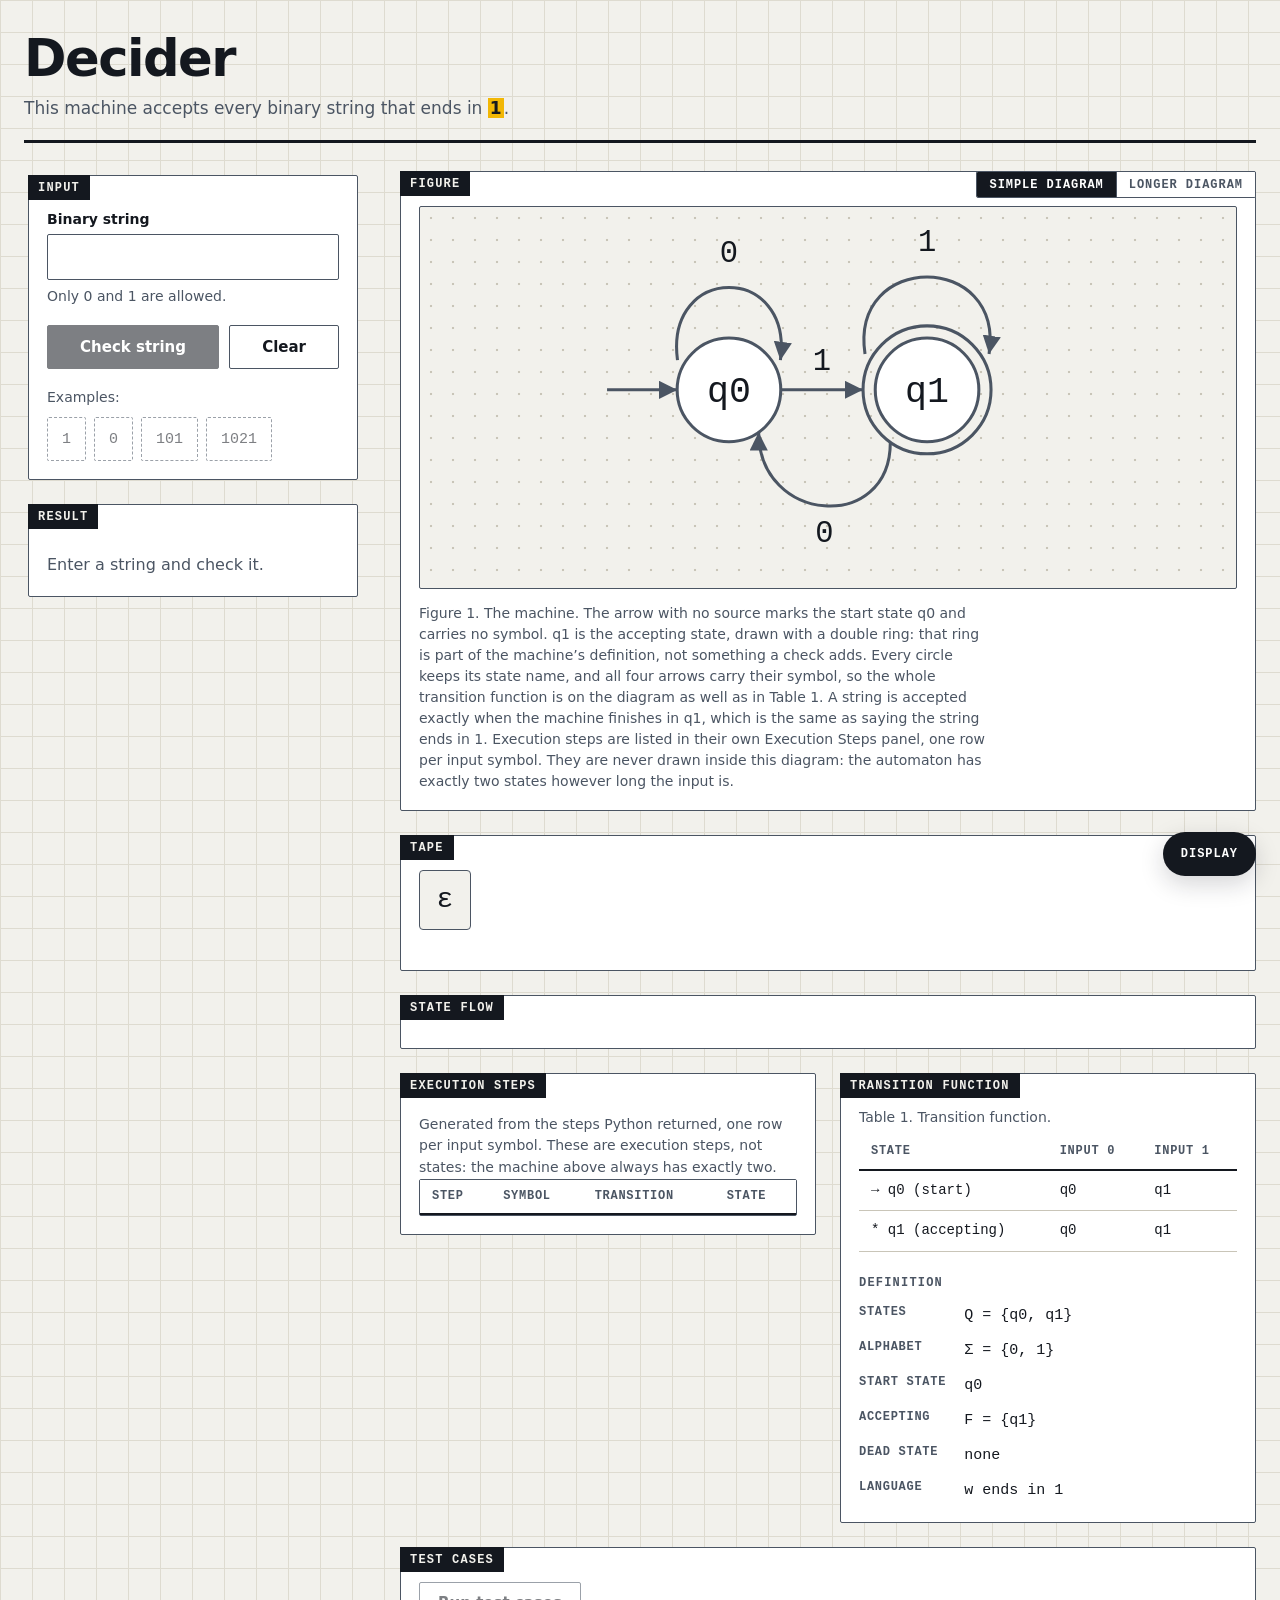
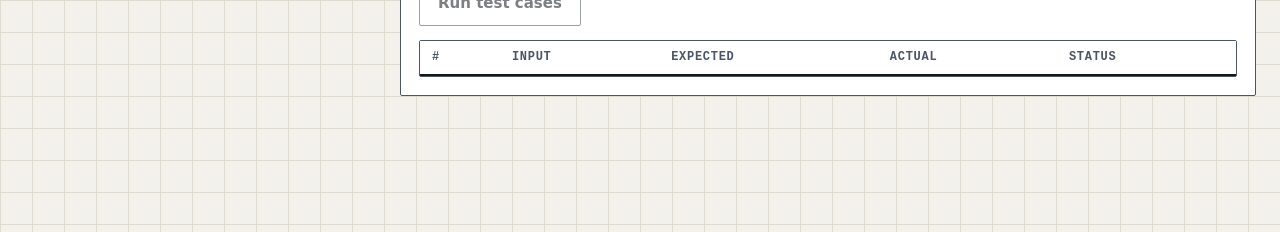
<file: recovery/history/20261013-190715/index.html>
<!doctype html>
  <!-- Decider - a DFA acceptance checker (AL102 automata theory midterm).

       The machine recognises every binary string that ends in 1:

           delta(q0, 0) = q0      delta(q0, 1) = q1
           delta(q1, 0) = q0      delta(q1, 1) = q1

           q0  the input read so far is empty or ends in 0
           q1  the input read so far ends in 1

       Two states, no dead state: every state is reachable on both symbols, so no
       input can get stuck. A string is accepted exactly when it finishes in q1.

       index.html holds only the two state groups, the marker and the position
       track. script.js reads the transition table below and generates every
       arrow and every arrow label from it, so the diagram cannot drift from the
       machine in dfa.py.

       The double ring around q1 is part of the machine's permanent definition,
       not an effect of a check.

       The diagram above holds the machine and nothing else. Execution steps are
       generated into their own Execution Steps panel, one row per input symbol,
       so a generated step can never be mistaken for a state. -->

  <html lang="en">
  <head>
  <meta charset="utf-8">
  <meta name="viewport" content="width=device-width, initial-scale=1">
  <meta http-equiv="Cache-Control" content="no-store, no-cache, must-revalidate">
  <meta http-equiv="Pragma" content="no-cache">
  <meta http-equiv="Expires" content="0">
  <title>Decider</title>
  <link rel="stylesheet" href="styles.css">
</head>
<body>
<div class="page">

<header id="header" class="page-head">
  <h1>Decider</h1>
  <p>This machine accepts every binary string that ends in <span class="accent">1</span>.</p>
</header>

<main class="workspace">

  <div class="rail">

    <section id="input-panel" class="panel panel--input" aria-labelledby="h-input">
      <h2 id="h-input">Input</h2>
      <div class="input-row">
        <div class="field">
          <label for="dfa-input">Binary string</label>
          <input id="dfa-input" type="text" autocomplete="off" spellcheck="false" inputmode="text" aria-describedby="dfa-help">
          <p id="dfa-help" class="help">Only 0 and 1 are allowed.</p>
        </div>
        <div class="btn-row">
          <button id="check-btn" class="btn btn--primary" type="button" disabled>Check string</button>
          <button id="clear-btn" class="btn btn--secondary" type="button">Clear</button>
        </div>
      </div>
      <div class="examples">
        <span>Examples:</span>
        <button id="example-1" class="btn btn--link" type="button">1</button>
        <button id="example-2" class="btn btn--link" type="button">0</button>
        <button id="example-3" class="btn btn--link" type="button">101</button>
        <button id="example-4" class="btn btn--link" type="button">1021</button>
      </div>
    </section>

    <section class="panel panel--result" aria-labelledby="h-result">
      <h2 id="h-result">Result</h2>
      <div id="error" class="error" role="alert" hidden>
        <p class="err-head"><span class="icon" aria-hidden="true">✕</span><span id="error-head">ERROR: Invalid input. The DFA only accepts the symbols 0 and 1.</span></p>
        <div id="error-details"></div>
        <p id="error-action">Remove the highlighted symbol and check again.</p>
      </div>
      <div id="result" class="result result--idle" role="status" aria-live="polite"></div>
    </section>

  </div>

  <div class="stage">

    <section class="panel panel--figure" aria-labelledby="h-figure">
      <h2 id="h-figure">Figure</h2>
      <div class="seg" role="group" aria-label="Diagram">
        <button type="button" class="seg__btn is-on" data-machine="simple" aria-pressed="true">Simple diagram</button>
        <button type="button" class="seg__btn" data-machine="longer" aria-pressed="false">Longer diagram</button>
      </div>
      <p id="figure-legend" class="figure-legend" hidden>node = step number &middot; small label = DFA state &middot; fading paths = steps already passed</p>
      <div id="trace-controls" class="trace-controls" role="group" aria-label="Trace playback" hidden>
        <button type="button" id="trace-play" class="btn btn--secondary btn--sm">Play</button>
        <button type="button" id="trace-pause" class="btn btn--secondary btn--sm">Pause</button>
        <button type="button" id="trace-replay" class="btn btn--secondary btn--sm">Replay</button>
        <button type="button" id="trace-fwd" class="btn btn--secondary btn--sm">Step &#8594;</button>
        <button type="button" id="trace-back" class="btn btn--secondary btn--sm">&#8592; Step</button>
        <span id="trace-position" class="trace-position" aria-live="polite"></span>
      </div>
      <figure class="figure" id="dfa-figure">
        <div class="svg-box" role="region" aria-label="Figure">
        <svg id="dfa-svg" viewBox="0 0 420 260" role="img" aria-labelledby="dfa-title dfa-desc" class="is-dim">
          <title id="dfa-title">Two-state DFA that accepts every binary string ending in 1</title>
          <desc id="dfa-desc">Two states, q0 and q1, each named inside its circle. q0 is the start state, marked by an arrow with no source; the start arrow carries no symbol. q1 is the accepting state and is drawn with a double ring, which is part of the machine's definition rather than a result of a check. q0 means the input read so far is empty or ends in 0, and q1 means it ends in 1. Reading 0 in q0 stays in q0; reading 1 in q0 goes to q1; reading 0 in q1 goes to q0; reading 1 in q1 stays in q1. There is no dead state, because both symbols are defined in both states and no input can get stuck. A string is accepted exactly when it finishes in q1, so 1, 11, 101, 11111 and 0101 are accepted while 0, 10, 1010, 00000 and the empty string are rejected. Execution steps are listed in their own Execution Steps panel, one row per input symbol, and are never drawn inside this diagram. The machine has exactly two states however long the input is.</desc>
          <defs>
            <marker id="arrow" viewBox="0 0 10 10" refX="10" refY="5" markerWidth="12" markerHeight="12" markerUnits="userSpaceOnUse" orient="auto">
              <path d="M0,0 L10,5 L0,10 z"/>
            </marker>
          </defs>

          <!-- start arrow: no source state -->

          <!-- The two states, 130 units apart. q1 is the accepting state, so it
               carries the double ring that marks acceptance in the definition.
               Every arrow and arrow label is generated by script.js from the
               transition table below. -->
          <g id="node-q0" class="node">
            <circle class="pulse" cx="100" cy="120" r="34" aria-hidden="true"/>
            <circle class="core" cx="100" cy="120" r="34"/>
            <text id="node-text-q0" class="node-label" x="100" y="128" text-anchor="middle">q0</text>
          </g>
          <g id="node-q1" class="node">
            <circle class="pulse" cx="230" cy="120" r="34" aria-hidden="true"/>
            <circle class="ring" cx="230" cy="120" r="42"/>
            <circle class="core" cx="230" cy="120" r="34"/>
            <text id="node-text-q1" class="node-label" x="230" y="128" text-anchor="middle">q1</text>
          </g>


          <!-- walk token: moved by transform along the taken edge; hidden at rest -->
          <circle id="walk-token" class="walk-token" cx="0" cy="0" r="7" aria-hidden="true"/>

        </svg>
        </div>
        <figcaption id="figure-caption">Figure 1. The machine.</figcaption>
        <p id="figure-result" class="figure-result" hidden></p>
      </figure>
    </section>

    <section class="panel panel--tape" aria-labelledby="h-tape">
      <h2 id="h-tape">Tape</h2>
      <ol id="tape" class="tape" aria-label="Input tape"></ol>
    </section>

    <section class="panel panel--flow" aria-labelledby="h-flow">
    <h2 id="h-flow">State flow</h2>
    <ol id="flow" class="flow" aria-label="Complete state flow, one state per position including the start and the final state"></ol>
    </section>

    <section class="panel panel--steps" aria-labelledby="h-steps">
      <h2 id="h-steps">Execution Steps</h2>
      <p class="help">Generated from the steps Python returned, one row per input symbol. These are
        execution steps, not states: the machine above always has exactly two.</p>
      <div id="steps" class="scroll" role="region" aria-label="Execution steps">
        <table id="steps-table">
          <thead><tr><th scope="col">Step</th><th scope="col">Symbol</th><th scope="col">Transition</th><th scope="col">State</th></tr></thead>
          <tbody id="steps-body"></tbody>
        </table>
      </div>
    </section>

    <section class="panel panel--ref" aria-labelledby="h-ref">
      <h2 id="h-ref">Transition function</h2>
      <div id="dfa-reference">
        <table id="transition-table">
          <caption>Table 1. Transition function.</caption>
          <thead><tr><th scope="col">State</th><th scope="col">Input 0</th><th scope="col">Input 1</th></tr></thead>
          <tbody>
            <tr id="trow-q0"><th scope="row">&#8594; q0 (start)</th><td>q0</td><td>q1</td></tr>
            <tr id="trow-q1"><th scope="row">* q1 (accepting)</th><td>q0</td><td>q1</td></tr>
          </tbody>
        </table>
        <section class="defn-block" aria-labelledby="h-defn">
          <h2 id="h-defn">Definition</h2>
          <dl class="defn">
            <dt>States</dt><dd id="dd-states">Q = {q0, q1}</dd>
            <dt>Alphabet</dt><dd>&#931; = {0, 1}</dd>
            <dt>Start state</dt><dd id="dd-start">q0</dd>
            <dt>Accepting</dt><dd id="dd-accepting">F = {q1}</dd>
            <dt>Dead state</dt><dd id="dd-dead">none</dd>
            <dt>Language</dt><dd id="dd-language">w ends in 1</dd>
          </dl>
        </section>
      </div>
    </section>

    <section class="panel panel--tests" aria-labelledby="h-tests">
      <h2 id="h-tests">Test cases</h2>
      <div class="tests-row">
        <button id="tests-btn" class="btn btn--secondary" type="button" disabled>Run test cases</button>
        <p id="tests-summary" class="help tests-summary" aria-live="polite"></p>
      </div>
      <div id="tests-table" class="scroll" role="region" aria-label="Test cases">
        <table>
          <thead><tr><th scope="col">#</th><th scope="col">Input</th><th scope="col">Expected</th><th scope="col">Actual</th><th scope="col">Status</th></tr></thead>
          <tbody id="tests-body"></tbody>
        </table>
      </div>
    </section>

  </div>
</main>
</div>

<!-- Display: a floating button at the end of the reading order. It opens a menu with
     the appearance and the flow timing. Both are native selects, so the keyboard and
     screen readers get the same choices. The menu sits after the button in the
     reading order, so Tab reaches it as soon as it is open. -->
<div class="fab" id="fab">
  <button id="fab-btn" class="fab-btn" type="button" aria-expanded="false" aria-controls="fab-menu">Display</button>
  <div id="fab-menu" class="fab-menu" role="group" aria-label="Display settings" hidden>
    <div class="menu-item">
      <label for="theme-select">Appearance</label>
      <select id="theme-select" autocomplete="off">
        <option value="system">Follow system</option>
        <option value="light">Textbook</option>
        <option value="dark">Night</option>
        <option value="contrast">High contrast</option>
      </select>
    </div>
    <div class="menu-item">
      <label for="timing-select">Flow timing</label>
      <select id="timing-select" autocomplete="off">
        <option value="0.2">0.2×</option>
        <option value="0.5">0.5×</option>
        <option value="0.75">0.75×</option>
        <option value="1" selected>1×</option>
        <option value="1.5">1.5×</option>
        <option value="2">2×</option>
      </select>
    </div>
    <p class="menu-note">Reduced motion is on, so the walk is shown at once and timing has no effect.</p>
  </div>
</div>

<script src="script.js"></script>
</body>
</html>
</file>
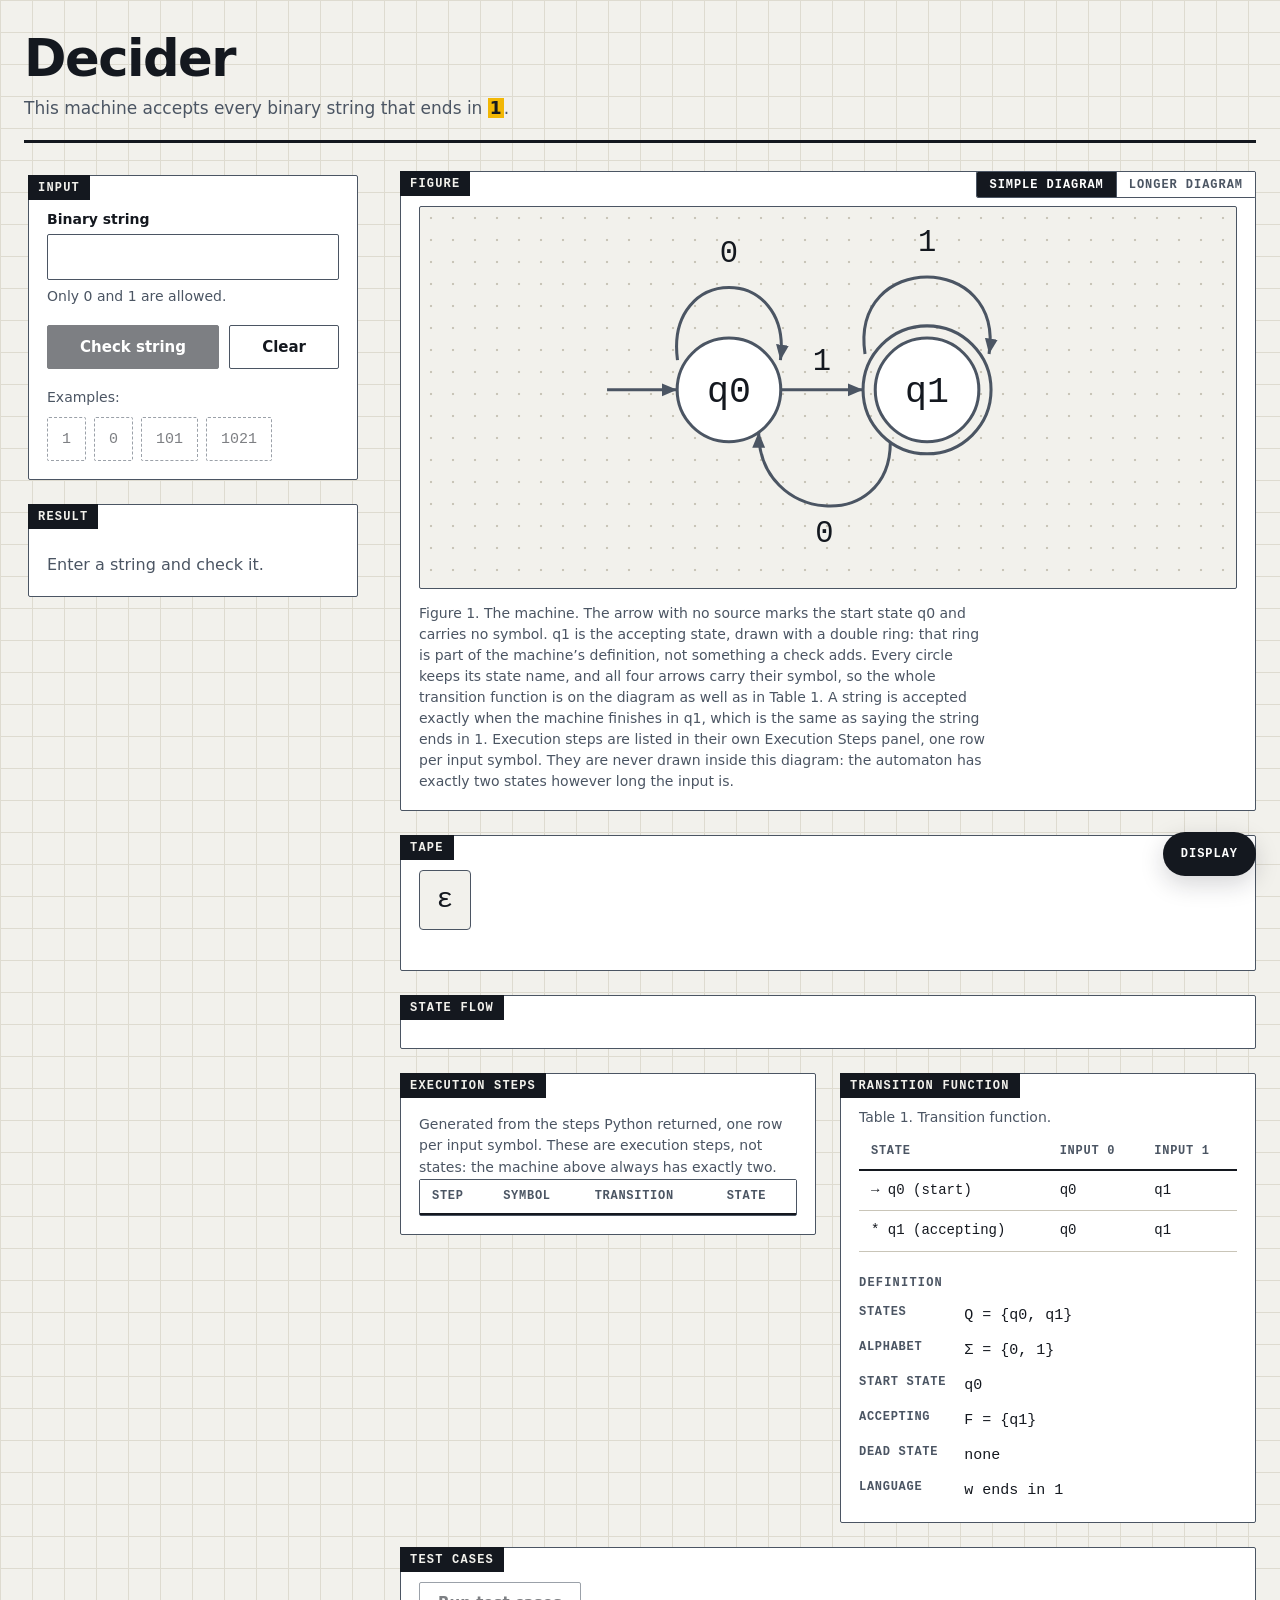
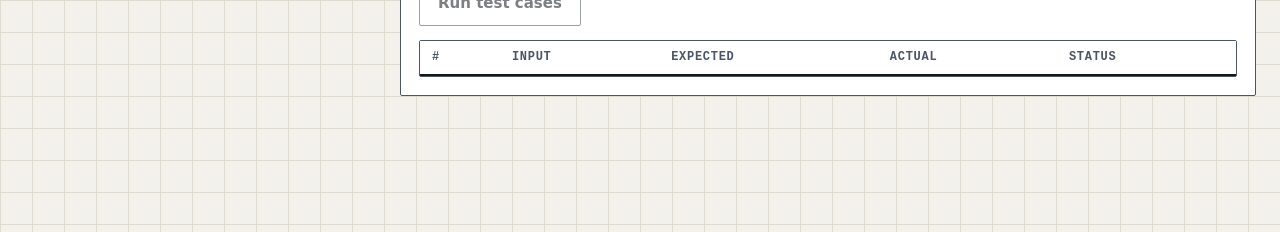
<file: recovery/history/20261013-195756/index.html>
<!doctype html>
  <!-- Decider - a DFA acceptance checker (AL102 automata theory midterm).

       The machine recognises every binary string that ends in 1:

           delta(q0, 0) = q0      delta(q0, 1) = q1
           delta(q1, 0) = q0      delta(q1, 1) = q1

           q0  the input read so far is empty or ends in 0
           q1  the input read so far ends in 1

       Two states, no dead state: every state is reachable on both symbols, so no
       input can get stuck. A string is accepted exactly when it finishes in q1.

       index.html holds only the two state groups, the marker and the position
       track. script.js reads the transition table below and generates every
       arrow and every arrow label from it, so the diagram cannot drift from the
       machine in dfa.py.

       The double ring around q1 is part of the machine's permanent definition,
       not an effect of a check.

       The diagram above holds the machine and nothing else. Execution steps are
       generated into their own Execution Steps panel, one row per input symbol,
       so a generated step can never be mistaken for a state. -->

  <html lang="en">
  <head>
  <meta charset="utf-8">
  <meta name="viewport" content="width=device-width, initial-scale=1">
  <meta http-equiv="Cache-Control" content="no-store, no-cache, must-revalidate">
  <meta http-equiv="Pragma" content="no-cache">
  <meta http-equiv="Expires" content="0">
  <title>Decider</title>
  <link rel="stylesheet" href="styles.css">
</head>
<body>

<!-- Intro: a 12-second animated opening that covers the page once per launch.
     Every motion is CSS, timed by the --at value on each element. script.js takes
     this overlay away when the time is up, or sooner if the reader clicks, presses
     a key or chooses Skip. Its ids and classes are prefixed intro so they cannot
     collide with the checker's own. The walk reads 1, 0, 1 through the machine:
     q0, q1, q0, q1, which is the accepting state. -->
<div id="intro" class="intro" role="region" aria-label="Introduction">
  <div class="intro__stage">
    <p class="intro__title">Decider</p>
    <p class="intro__tagline">This machine accepts every binary string that ends in 1.</p>

    <div class="intro__tape">
      <span class="intro-cell" style="--at: 1.8s"><span class="intro-lamp" style="--at: 6s"></span><span class="intro-digit">1</span></span>
      <span class="intro-cell" style="--at: 1.95s"><span class="intro-lamp" style="--at: 7s"></span><span class="intro-digit">0</span></span>
      <span class="intro-cell" style="--at: 2.1s"><span class="intro-lamp" style="--at: 8s"></span><span class="intro-digit">1</span></span>
    </div>

    <svg class="intro__machine" viewBox="0 0 420 260" role="img"
         aria-label="Two states, q0 and q1. Reading 1, 0, 1 takes the machine from q0 to q1, back to q0, and on to q1, which is accepting, so the string is accepted.">
      <defs>
        <marker id="intro-arrow" viewBox="0 0 10 10" refX="10" refY="5" markerWidth="12" markerHeight="12" markerUnits="userSpaceOnUse" orient="auto">
          <path d="M0,0 L10,5 L0,10 z"/>
        </marker>
      </defs>

      <!-- The arrows come first, so each state is drawn over the place its arrows end. -->
      <path class="intro-edge" d="M20,120 L66,120" marker-end="url(#intro-arrow)" style="--at: 2.9s"/>
      <path class="intro-edge" d="M134,120 L188,120" marker-end="url(#intro-arrow)" style="--at: 3.5s"/>
      <text class="intro-label" x="161" y="106" text-anchor="middle" style="--at: 3.8s">1</text>
      <path class="intro-edge" d="M205.9,154.4 C205.9,214.4 119.5,207.9 119.5,147.9" marker-end="url(#intro-arrow)" style="--at: 4s"/>
      <text class="intro-label" x="162.7" y="220" text-anchor="middle" style="--at: 4.3s">0</text>
      <path class="intro-edge" d="M66.2,100.5 C57.8,37 142.2,37 133.8,100.5" marker-end="url(#intro-arrow)" style="--at: 4.5s"/>
      <text class="intro-label" x="100" y="36" text-anchor="middle" style="--at: 4.8s">0</text>
      <path class="intro-edge" d="M189.3,96.5 C179.1,29 280.9,29 270.7,96.5" marker-end="url(#intro-arrow)" style="--at: 5s"/>
      <text class="intro-label" x="230" y="29" text-anchor="middle" style="--at: 5.3s">1</text>

      <!-- The walk: each reading lights the arrow it takes and the state it reaches. -->
      <path class="intro-hl" d="M134,120 L188,120" style="--at: 6s"/>
      <path class="intro-hl" d="M205.9,154.4 C205.9,214.4 119.5,207.9 119.5,147.9" style="--at: 7s"/>
      <path class="intro-hl" d="M134,120 L188,120" style="--at: 8s"/>

      <g class="intro-state" style="--at: 2.7s">
        <circle class="intro-core" cx="100" cy="120" r="34"/>
        <circle class="intro-lit" cx="100" cy="120" r="34" style="--at: 6s"/>
        <circle class="intro-lit" cx="100" cy="120" r="34" style="--at: 8s"/>
        <text x="100" y="128" text-anchor="middle">q0</text>
      </g>
      <g class="intro-state" style="--at: 3s">
        <circle class="intro-ring" cx="230" cy="120" r="42"/>
        <circle class="intro-core" cx="230" cy="120" r="34"/>
        <circle class="intro-lit" cx="230" cy="120" r="34" style="--at: 7s"/>
        <circle class="intro-lit intro-hold" cx="230" cy="120" r="34" style="--at: 9s"/>
        <text x="230" y="128" text-anchor="middle">q1</text>
      </g>
    </svg>

    <p class="intro__verdict">Accepted</p>
    <button type="button" id="intro-skip" class="intro__skip">Skip intro</button>
  </div>
</div>
<div class="page">

<header id="header" class="page-head">
  <h1>Decider</h1>
  <p>This machine accepts every binary string that ends in <span class="accent">1</span>.</p>
</header>

<main class="workspace">

  <div class="rail">

    <section id="input-panel" class="panel panel--input" aria-labelledby="h-input">
      <h2 id="h-input">Input</h2>
      <div class="input-row">
        <div class="field">
          <label for="dfa-input">Binary string</label>
          <input id="dfa-input" type="text" autocomplete="off" spellcheck="false" inputmode="text" aria-describedby="dfa-help">
          <p id="dfa-help" class="help">Only 0 and 1 are allowed.</p>
        </div>
        <div class="btn-row">
          <button id="check-btn" class="btn btn--primary" type="button" disabled>Check string</button>
          <button id="clear-btn" class="btn btn--secondary" type="button">Clear</button>
        </div>
      </div>
      <div class="examples">
        <span>Examples:</span>
        <button id="example-1" class="btn btn--link" type="button">1</button>
        <button id="example-2" class="btn btn--link" type="button">0</button>
        <button id="example-3" class="btn btn--link" type="button">101</button>
        <button id="example-4" class="btn btn--link" type="button">1021</button>
      </div>
    </section>

    <section class="panel panel--result" aria-labelledby="h-result">
      <h2 id="h-result">Result</h2>
      <div id="error" class="error" role="alert" hidden>
        <p class="err-head"><span class="icon" aria-hidden="true">✕</span><span id="error-head">ERROR: Invalid input. The DFA only accepts the symbols 0 and 1.</span></p>
        <div id="error-details"></div>
        <p id="error-action">Remove the highlighted symbol and check again.</p>
      </div>
      <div id="result" class="result result--idle" role="status" aria-live="polite"></div>
    </section>

  </div>

  <div class="stage">

    <section class="panel panel--figure" aria-labelledby="h-figure">
      <h2 id="h-figure">Figure</h2>
      <div class="seg" role="group" aria-label="Diagram">
        <button type="button" class="seg__btn is-on" data-machine="simple" aria-pressed="true">Simple diagram</button>
        <button type="button" class="seg__btn" data-machine="longer" aria-pressed="false">Longer diagram</button>
      </div>
      <p id="figure-legend" class="figure-legend" hidden>node = step number &middot; small label = DFA state &middot; fading paths = steps already passed</p>
      <figure class="figure" id="dfa-figure">
        <div class="svg-box" role="region" aria-label="Figure">
        <svg id="dfa-svg" viewBox="0 0 420 260" role="img" aria-labelledby="dfa-title dfa-desc" class="is-dim">
          <title id="dfa-title">Two-state DFA that accepts every binary string ending in 1</title>
          <desc id="dfa-desc">Two states, q0 and q1, each named inside its circle. q0 is the start state, marked by an arrow with no source; the start arrow carries no symbol. q1 is the accepting state and is drawn with a double ring, which is part of the machine's definition rather than a result of a check. q0 means the input read so far is empty or ends in 0, and q1 means it ends in 1. Reading 0 in q0 stays in q0; reading 1 in q0 goes to q1; reading 0 in q1 goes to q0; reading 1 in q1 stays in q1. There is no dead state, because both symbols are defined in both states and no input can get stuck. A string is accepted exactly when it finishes in q1, so 1, 11, 101, 11111 and 0101 are accepted while 0, 10, 1010, 00000 and the empty string are rejected. Execution steps are listed in their own Execution Steps panel, one row per input symbol, and are never drawn inside this diagram. The machine has exactly two states however long the input is.</desc>
          <defs>
            <!-- One arrowhead definition, used by every arrow in this diagram.
                 The trace view carries its heads as real paths instead, so they can
                 travel along the shaft; the proportions are authored to match. -->
              <marker id="arrow" viewBox="0 -4.6 12 9.2" refX="11" refY="0" markerWidth="11" markerHeight="9.2" markerUnits="userSpaceOnUse" orient="auto">
                <path d="M0,4.6 L11,0 L0,-4.6 z"/>
              </marker>
          </defs>

          <!-- start arrow: no source state -->

          <!-- The two states, 130 units apart. q1 is the accepting state, so it
               carries the double ring that marks acceptance in the definition.
               Every arrow and arrow label is generated by script.js from the
               transition table below. -->
          <g id="node-q0" class="node">
            <circle class="pulse" cx="100" cy="120" r="34" aria-hidden="true"/>
            <circle class="core" cx="100" cy="120" r="34"/>
            <text id="node-text-q0" class="node-label" x="100" y="128" text-anchor="middle">q0</text>
          </g>
          <g id="node-q1" class="node">
            <circle class="pulse" cx="230" cy="120" r="34" aria-hidden="true"/>
            <circle class="ring" cx="230" cy="120" r="42"/>
            <circle class="core" cx="230" cy="120" r="34"/>
            <text id="node-text-q1" class="node-label" x="230" y="128" text-anchor="middle">q1</text>
          </g>


          <!-- walk token: moved by transform along the taken edge; hidden at rest -->
          <circle id="walk-token" class="walk-token" cx="0" cy="0" r="7" aria-hidden="true"/>

        </svg>
        </div>
        <figcaption id="figure-caption">Figure 1. The machine.</figcaption>
        <p id="figure-result" class="figure-result" hidden></p>
      </figure>
    </section>

    <section class="panel panel--tape" aria-labelledby="h-tape">
      <h2 id="h-tape">Tape</h2>
      <ol id="tape" class="tape" aria-label="Input tape"></ol>
    </section>

    <section class="panel panel--flow" aria-labelledby="h-flow">
    <h2 id="h-flow">State flow</h2>
    <ol id="flow" class="flow" aria-label="Complete state flow, one state per position including the start and the final state"></ol>
    </section>

    <section class="panel panel--steps" aria-labelledby="h-steps">
      <h2 id="h-steps">Execution Steps</h2>
      <p class="help">Generated from the steps Python returned, one row per input symbol. These are
        execution steps, not states: the machine above always has exactly two.</p>
      <div id="steps" class="scroll" role="region" aria-label="Execution steps">
        <table id="steps-table">
          <thead><tr><th scope="col">Step</th><th scope="col">Symbol</th><th scope="col">Transition</th><th scope="col">State</th></tr></thead>
          <tbody id="steps-body"></tbody>
        </table>
      </div>
    </section>

    <section class="panel panel--ref" aria-labelledby="h-ref">
      <h2 id="h-ref">Transition function</h2>
      <div id="dfa-reference">
        <table id="transition-table">
          <caption>Table 1. Transition function.</caption>
          <thead><tr><th scope="col">State</th><th scope="col">Input 0</th><th scope="col">Input 1</th></tr></thead>
          <tbody>
            <tr id="trow-q0"><th scope="row">&#8594; q0 (start)</th><td>q0</td><td>q1</td></tr>
            <tr id="trow-q1"><th scope="row">* q1 (accepting)</th><td>q0</td><td>q1</td></tr>
          </tbody>
        </table>
        <section class="defn-block" aria-labelledby="h-defn">
          <h2 id="h-defn">Definition</h2>
          <dl class="defn">
            <dt>States</dt><dd id="dd-states">Q = {q0, q1}</dd>
            <dt>Alphabet</dt><dd>&#931; = {0, 1}</dd>
            <dt>Start state</dt><dd id="dd-start">q0</dd>
            <dt>Accepting</dt><dd id="dd-accepting">F = {q1}</dd>
            <dt>Dead state</dt><dd id="dd-dead">none</dd>
            <dt>Language</dt><dd id="dd-language">w ends in 1</dd>
          </dl>
        </section>
      </div>
    </section>

    <section class="panel panel--tests" aria-labelledby="h-tests">
      <h2 id="h-tests">Test cases</h2>
      <div class="tests-row">
        <button id="tests-btn" class="btn btn--secondary" type="button" disabled>Run test cases</button>
        <p id="tests-summary" class="help tests-summary" aria-live="polite"></p>
      </div>
      <div id="tests-table" class="scroll" role="region" aria-label="Test cases">
        <table>
          <thead><tr><th scope="col">#</th><th scope="col">Input</th><th scope="col">Expected</th><th scope="col">Actual</th><th scope="col">Status</th></tr></thead>
          <tbody id="tests-body"></tbody>
        </table>
      </div>
    </section>

  </div>
</main>
</div>

<!-- Display: a floating button at the end of the reading order. It opens a menu with
     the appearance and the flow timing. Both are native selects, so the keyboard and
     screen readers get the same choices. The menu sits after the button in the
     reading order, so Tab reaches it as soon as it is open. -->
<div class="fab" id="fab">
  <button id="fab-btn" class="fab-btn" type="button" aria-expanded="false" aria-controls="fab-menu">Display</button>
  <div id="fab-menu" class="fab-menu" role="group" aria-label="Display settings" hidden>
    <div class="menu-item">
      <label for="theme-select">Appearance</label>
      <select id="theme-select" autocomplete="off">
        <option value="system">Follow system</option>
        <option value="light">Textbook</option>
        <option value="dark">Night</option>
        <option value="contrast">High contrast</option>
      </select>
    </div>
    <div class="menu-item">
      <label for="timing-select">Flow timing</label>
      <select id="timing-select" autocomplete="off">
        <option value="0.2">0.2×</option>
        <option value="0.5">0.5×</option>
        <option value="0.75">0.75×</option>
        <option value="1" selected>1×</option>
        <option value="1.5">1.5×</option>
        <option value="2">2×</option>
      </select>
    </div>
    <p class="menu-note">Reduced motion is on, so the walk is shown at once and timing has no effect.</p>
  </div>
</div>

<script src="script.js"></script>
</body>
</html>
</file>
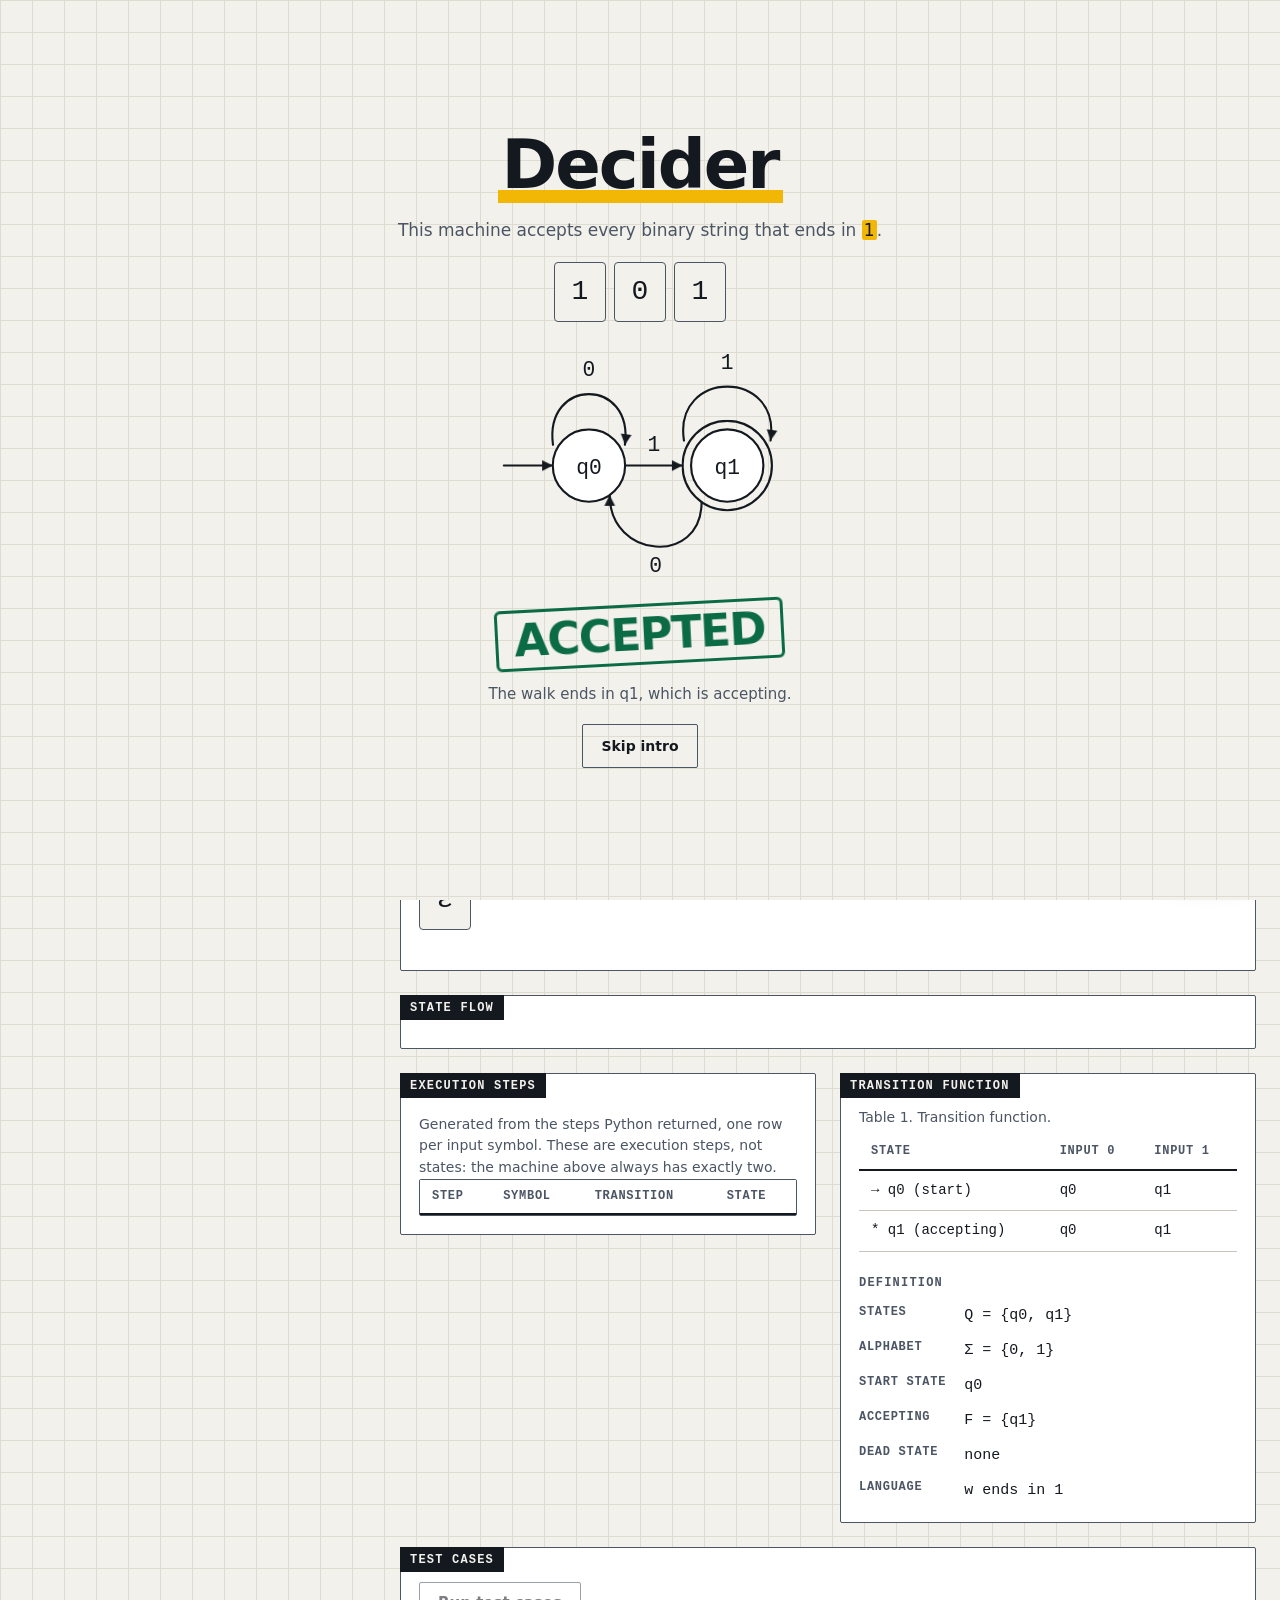
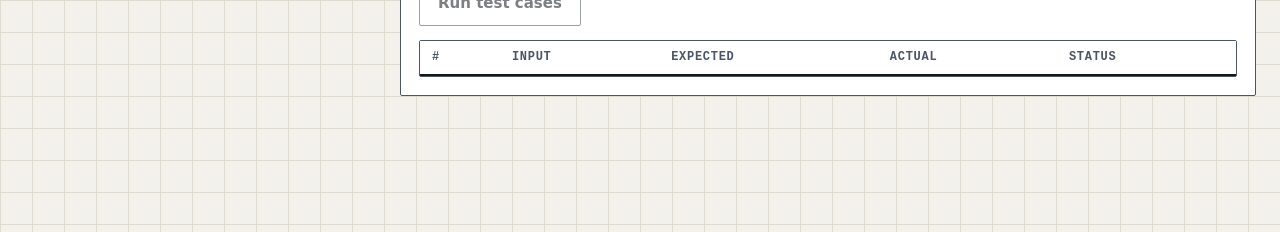
<file: recovery/history/20261013-202227/index.html>
<!doctype html>
  <!-- Decider - a DFA acceptance checker (AL102 automata theory midterm).

       The machine recognises every binary string that ends in 1:

           delta(q0, 0) = q0      delta(q0, 1) = q1
           delta(q1, 0) = q0      delta(q1, 1) = q1

           q0  the input read so far is empty or ends in 0
           q1  the input read so far ends in 1

       Two states, no dead state: every state is reachable on both symbols, so no
       input can get stuck. A string is accepted exactly when it finishes in q1.

       index.html holds only the two state groups, the marker and the position
       track. script.js reads the transition table below and generates every
       arrow and every arrow label from it, so the diagram cannot drift from the
       machine in dfa.py.

       The double ring around q1 is part of the machine's permanent definition,
       not an effect of a check.

       The diagram above holds the machine and nothing else. Execution steps are
       generated into their own Execution Steps panel, one row per input symbol,
       so a generated step can never be mistaken for a state. -->

  <html lang="en">
  <head>
  <meta charset="utf-8">
  <meta name="viewport" content="width=device-width, initial-scale=1">
  <meta http-equiv="Cache-Control" content="no-store, no-cache, must-revalidate">
  <meta http-equiv="Pragma" content="no-cache">
  <meta http-equiv="Expires" content="0">
  <title>Decider</title>
  <link rel="stylesheet" href="styles.css">
</head>
<body>

<!-- Intro: a 12-second motion-graphics opening that covers the page once per launch.
     Every motion is CSS or SMIL, timed by the --at value on each element. script.js
     removes this overlay when the time is up, or sooner on a click, a key or Skip.
     Ids and classes are prefixed intro so they cannot collide with the checker's own.
     The walk reads 1, 0, 1 through the machine: q0, q1, q0, q1, which is accepting. -->
<div id="intro" class="intro" role="region" aria-label="Introduction">
  <div class="intro__stage">
    <p id="intro-title" class="intro__title" aria-hidden="true"><span class="intro-letter" style="--at: 0.2s">D</span><span class="intro-letter" style="--at: 0.27s">e</span><span class="intro-letter" style="--at: 0.34s">c</span><span class="intro-letter" style="--at: 0.41s">i</span><span class="intro-letter" style="--at: 0.48s">d</span><span class="intro-letter" style="--at: 0.55s">e</span><span class="intro-letter" style="--at: 0.62s">r</span></p>
    <p class="intro__sr">Decider</p>
    <p class="intro__tagline"><span class="intro-word" style="--at: 0.9s">This</span> <span class="intro-word" style="--at: 0.98s">machine</span> <span class="intro-word" style="--at: 1.06s">accepts</span> <span class="intro-word" style="--at: 1.14s">every</span> <span class="intro-word" style="--at: 1.22s">binary</span> <span class="intro-word" style="--at: 1.3s">string</span> <span class="intro-word" style="--at: 1.38s">that</span> <span class="intro-word" style="--at: 1.46s">ends</span> <span class="intro-word" style="--at: 1.54s">in</span> <span class="intro-accent" style="--at: 2.2s">1</span><span class="intro-word" style="--at: 2.2s">.</span></p>

    <div class="intro__tape">
      <span class="intro-cell" style="--at: 2s"><span class="intro-lamp" style="--at: 6s"></span><span class="intro-digit" style="--at: 6s">1</span></span>
      <span class="intro-cell" style="--at: 2.15s"><span class="intro-lamp" style="--at: 7s"></span><span class="intro-digit" style="--at: 7s">0</span></span>
      <span class="intro-cell" style="--at: 2.3s"><span class="intro-lamp" style="--at: 8s"></span><span class="intro-digit" style="--at: 8s">1</span></span>
    </div>

    <svg class="intro__machine" viewBox="7 2 282 231" role="img"
         aria-label="Two states, q0 and q1. Reading 1, 0, 1 takes the machine from q0 to q1, back to q0, and on to q1, which is accepting, so the string is accepted.">
      <!-- Edges are drawn with pathLength 1, so each can be traced from start to end. -->
      <path id="intro-e1" class="intro-edge" pathLength="1" d="M20,120 L66,120" style="--at: 2.9s"/>
      <path id="intro-e2" class="intro-edge" pathLength="1" d="M134,120 L188,120" style="--at: 3.5s"/>
      <path id="intro-e3" class="intro-edge" pathLength="1" d="M205.9,154.4 C205.9,214.4 119.5,207.9 119.5,147.9" style="--at: 3.9s"/>
      <path id="intro-l0" class="intro-edge" pathLength="1" d="M66.2,100.5 C57.8,37 142.2,37 133.8,100.5" style="--at: 4.4s"/>
      <path id="intro-l1" class="intro-edge" pathLength="1" d="M189.3,96.5 C179.1,29 280.9,29 270.7,96.5" style="--at: 4.9s"/>

      <!-- Arrowheads are separate triangles, so each one can appear once its edge is drawn. -->
      <g transform="translate(66 120)"><path class="intro-head" d="M0,0 L-10,-5 L-10,5 Z" style="--at: 2.9s"/></g>
      <g transform="translate(188 120)"><path class="intro-head" d="M0,0 L-10,-5 L-10,5 Z" style="--at: 3.5s"/></g>
      <g transform="translate(119.5 147.9) rotate(-90)"><path class="intro-head" d="M0,0 L-10,-5 L-10,5 Z" style="--at: 3.9s"/></g>
      <g transform="translate(133.8 100.5) rotate(97.5)"><path class="intro-head" d="M0,0 L-10,-5 L-10,5 Z" style="--at: 4.4s"/></g>
      <g transform="translate(270.7 96.5) rotate(98.6)"><path class="intro-head" d="M0,0 L-10,-5 L-10,5 Z" style="--at: 4.9s"/></g>

      <text class="intro-label" x="161" y="106" text-anchor="middle" style="--at: 3.9s">1</text>
      <text class="intro-label" x="162.7" y="220" text-anchor="middle" style="--at: 4.3s">0</text>
      <text class="intro-label" x="100" y="36" text-anchor="middle" style="--at: 4.8s">0</text>
      <text class="intro-label" x="230" y="29" text-anchor="middle" style="--at: 5.3s">1</text>

      <!-- The walk: each reading lights the edge it takes, a token runs along it, and the state it reaches gives a ripple. -->
      <path class="intro-hl" d="M134,120 L188,120" style="--at: 6s"/>
      <path class="intro-hl" d="M205.9,154.4 C205.9,214.4 119.5,207.9 119.5,147.9" style="--at: 7s"/>
      <path class="intro-hl" d="M134,120 L188,120" style="--at: 8s"/>

      <circle class="intro-token" r="6" style="--at: 6s"><animateMotion dur="0.8s" begin="6s" fill="freeze"><mpath href="#intro-e2"/></animateMotion></circle>
      <circle class="intro-token" r="6" style="--at: 7s"><animateMotion dur="0.8s" begin="7s" fill="freeze"><mpath href="#intro-e3"/></animateMotion></circle>
      <circle class="intro-token" r="6" style="--at: 8s"><animateMotion dur="0.8s" begin="8s" fill="freeze"><mpath href="#intro-e2"/></animateMotion></circle>

      <g class="intro-state" style="--at: 2.7s">
        <circle class="intro-core" cx="100" cy="120" r="34"/>
        <text x="100" y="128" text-anchor="middle">q0</text>
      </g>
      <g class="intro-state" style="--at: 3s">
        <circle class="intro-ring" cx="230" cy="120" r="42"/>
        <circle class="intro-core" cx="230" cy="120" r="34"/>
        <text x="230" y="128" text-anchor="middle">q1</text>
      </g>

      <circle class="intro-ripple" cx="100" cy="120" r="34" style="--at: 2.7s"/>
      <circle class="intro-ripple" cx="230" cy="120" r="34" style="--at: 3s"/>
      <circle class="intro-ripple" cx="100" cy="120" r="34" style="--at: 7.8s"/>
      <circle class="intro-ripple" cx="230" cy="120" r="34" style="--at: 6.8s"/>
      <circle class="intro-ripple" cx="230" cy="120" r="34" style="--at: 8.8s"/>
    </svg>

    <p class="intro__verdict"><span>Accepted</span></p>
    <p class="intro__note">The walk ends in q1, which is accepting.</p>
    <button type="button" id="intro-skip" class="intro__skip">Skip intro</button>
  </div>
</div>
<div class="page">

<header id="header" class="page-head">
  <h1>Decider</h1>
  <p>This machine accepts every binary string that ends in <span class="accent">1</span>.</p>
</header>

<main class="workspace">

  <div class="rail">

    <section id="input-panel" class="panel panel--input" aria-labelledby="h-input">
      <h2 id="h-input">Input</h2>
      <div class="input-row">
        <div class="field">
          <label for="dfa-input">Binary string</label>
          <input id="dfa-input" type="text" autocomplete="off" spellcheck="false" inputmode="text" aria-describedby="dfa-help">
          <p id="dfa-help" class="help">Only 0 and 1 are allowed.</p>
        </div>
        <div class="btn-row">
          <button id="check-btn" class="btn btn--primary" type="button" disabled>Check string</button>
          <button id="clear-btn" class="btn btn--secondary" type="button">Clear</button>
        </div>
      </div>
      <div class="examples">
        <span>Examples:</span>
        <button id="example-1" class="btn btn--link" type="button">1</button>
        <button id="example-2" class="btn btn--link" type="button">0</button>
        <button id="example-3" class="btn btn--link" type="button">101</button>
        <button id="example-4" class="btn btn--link" type="button">1021</button>
      </div>
    </section>

    <section class="panel panel--result" aria-labelledby="h-result">
      <h2 id="h-result">Result</h2>
      <div id="error" class="error" role="alert" hidden>
        <p class="err-head"><span class="icon" aria-hidden="true">✕</span><span id="error-head">ERROR: Invalid input. The DFA only accepts the symbols 0 and 1.</span></p>
        <div id="error-details"></div>
        <p id="error-action">Remove the highlighted symbol and check again.</p>
      </div>
      <div id="result" class="result result--idle" role="status" aria-live="polite"></div>
    </section>

  </div>

  <div class="stage">

    <section class="panel panel--figure" aria-labelledby="h-figure">
      <h2 id="h-figure">Figure</h2>
      <div class="seg" role="group" aria-label="Diagram">
        <button type="button" class="seg__btn is-on" data-machine="simple" aria-pressed="true">Simple diagram</button>
        <button type="button" class="seg__btn" data-machine="longer" aria-pressed="false">Longer diagram</button>
      </div>
      <p id="figure-legend" class="figure-legend" hidden>node = step number &middot; small label = DFA state &middot; fading paths = steps already passed</p>
      <figure class="figure" id="dfa-figure">
        <div class="svg-box" role="region" aria-label="Figure">
        <svg id="dfa-svg" viewBox="0 0 420 260" role="img" aria-labelledby="dfa-title dfa-desc" class="is-dim">
          <title id="dfa-title">Two-state DFA that accepts every binary string ending in 1</title>
          <desc id="dfa-desc">Two states, q0 and q1, each named inside its circle. q0 is the start state, marked by an arrow with no source; the start arrow carries no symbol. q1 is the accepting state and is drawn with a double ring, which is part of the machine's definition rather than a result of a check. q0 means the input read so far is empty or ends in 0, and q1 means it ends in 1. Reading 0 in q0 stays in q0; reading 1 in q0 goes to q1; reading 0 in q1 goes to q0; reading 1 in q1 stays in q1. There is no dead state, because both symbols are defined in both states and no input can get stuck. A string is accepted exactly when it finishes in q1, so 1, 11, 101, 11111 and 0101 are accepted while 0, 10, 1010, 00000 and the empty string are rejected. Execution steps are listed in their own Execution Steps panel, one row per input symbol, and are never drawn inside this diagram. The machine has exactly two states however long the input is.</desc>
          <defs>
            <!-- One arrowhead definition, used by every arrow in this diagram.
                 The trace view carries its heads as real paths instead, so they can
                 travel along the shaft; the proportions are authored to match. -->
              <marker id="arrow" viewBox="0 -4.6 12 9.2" refX="11" refY="0" markerWidth="11" markerHeight="9.2" markerUnits="userSpaceOnUse" orient="auto">
                <path d="M0,4.6 L11,0 L0,-4.6 z"/>
              </marker>
          </defs>

          <!-- start arrow: no source state -->

          <!-- The two states, 130 units apart. q1 is the accepting state, so it
               carries the double ring that marks acceptance in the definition.
               Every arrow and arrow label is generated by script.js from the
               transition table below. -->
          <g id="node-q0" class="node">
            <circle class="pulse" cx="100" cy="120" r="34" aria-hidden="true"/>
            <circle class="core" cx="100" cy="120" r="34"/>
            <text id="node-text-q0" class="node-label" x="100" y="128" text-anchor="middle">q0</text>
          </g>
          <g id="node-q1" class="node">
            <circle class="pulse" cx="230" cy="120" r="34" aria-hidden="true"/>
            <circle class="ring" cx="230" cy="120" r="42"/>
            <circle class="core" cx="230" cy="120" r="34"/>
            <text id="node-text-q1" class="node-label" x="230" y="128" text-anchor="middle">q1</text>
          </g>


          <!-- walk token: moved by transform along the taken edge; hidden at rest -->
          <circle id="walk-token" class="walk-token" cx="0" cy="0" r="7" aria-hidden="true"/>

        </svg>
        </div>
        <figcaption id="figure-caption">Figure 1. The machine.</figcaption>
        <p id="figure-result" class="figure-result" hidden></p>
      </figure>
    </section>

    <section class="panel panel--tape" aria-labelledby="h-tape">
      <h2 id="h-tape">Tape</h2>
      <ol id="tape" class="tape" aria-label="Input tape"></ol>
    </section>

    <section class="panel panel--flow" aria-labelledby="h-flow">
    <h2 id="h-flow">State flow</h2>
    <ol id="flow" class="flow" aria-label="Complete state flow, one state per position including the start and the final state"></ol>
    </section>

    <section class="panel panel--steps" aria-labelledby="h-steps">
      <h2 id="h-steps">Execution Steps</h2>
      <p class="help">Generated from the steps Python returned, one row per input symbol. These are
        execution steps, not states: the machine above always has exactly two.</p>
      <div id="steps" class="scroll" role="region" aria-label="Execution steps">
        <table id="steps-table">
          <thead><tr><th scope="col">Step</th><th scope="col">Symbol</th><th scope="col">Transition</th><th scope="col">State</th></tr></thead>
          <tbody id="steps-body"></tbody>
        </table>
      </div>
    </section>

    <section class="panel panel--ref" aria-labelledby="h-ref">
      <h2 id="h-ref">Transition function</h2>
      <div id="dfa-reference">
        <table id="transition-table">
          <caption>Table 1. Transition function.</caption>
          <thead><tr><th scope="col">State</th><th scope="col">Input 0</th><th scope="col">Input 1</th></tr></thead>
          <tbody>
            <tr id="trow-q0"><th scope="row">&#8594; q0 (start)</th><td>q0</td><td>q1</td></tr>
            <tr id="trow-q1"><th scope="row">* q1 (accepting)</th><td>q0</td><td>q1</td></tr>
          </tbody>
        </table>
        <section class="defn-block" aria-labelledby="h-defn">
          <h2 id="h-defn">Definition</h2>
          <dl class="defn">
            <dt>States</dt><dd id="dd-states">Q = {q0, q1}</dd>
            <dt>Alphabet</dt><dd>&#931; = {0, 1}</dd>
            <dt>Start state</dt><dd id="dd-start">q0</dd>
            <dt>Accepting</dt><dd id="dd-accepting">F = {q1}</dd>
            <dt>Dead state</dt><dd id="dd-dead">none</dd>
            <dt>Language</dt><dd id="dd-language">w ends in 1</dd>
          </dl>
        </section>
      </div>
    </section>

    <section class="panel panel--tests" aria-labelledby="h-tests">
      <h2 id="h-tests">Test cases</h2>
      <div class="tests-row">
        <button id="tests-btn" class="btn btn--secondary" type="button" disabled>Run test cases</button>
        <p id="tests-summary" class="help tests-summary" aria-live="polite"></p>
      </div>
      <div id="tests-table" class="scroll" role="region" aria-label="Test cases">
        <table>
          <thead><tr><th scope="col">#</th><th scope="col">Input</th><th scope="col">Expected</th><th scope="col">Actual</th><th scope="col">Status</th></tr></thead>
          <tbody id="tests-body"></tbody>
        </table>
      </div>
    </section>

  </div>
</main>
</div>

<!-- Display: a floating button at the end of the reading order. It opens a menu with
     the appearance and the flow timing. Both are native selects, so the keyboard and
     screen readers get the same choices. The menu sits after the button in the
     reading order, so Tab reaches it as soon as it is open. -->
<div class="fab" id="fab">
  <button id="fab-btn" class="fab-btn" type="button" aria-expanded="false" aria-controls="fab-menu">Display</button>
  <div id="fab-menu" class="fab-menu" role="group" aria-label="Display settings" hidden>
    <div class="menu-item">
      <label for="theme-select">Appearance</label>
      <select id="theme-select" autocomplete="off">
        <option value="system">Follow system</option>
        <option value="light">Textbook</option>
        <option value="dark">Night</option>
        <option value="contrast">High contrast</option>
      </select>
    </div>
    <div class="menu-item">
      <label for="timing-select">Flow timing</label>
      <select id="timing-select" autocomplete="off">
        <option value="0.2">0.2×</option>
        <option value="0.5">0.5×</option>
        <option value="0.75">0.75×</option>
        <option value="1" selected>1×</option>
        <option value="1.5">1.5×</option>
        <option value="2">2×</option>
      </select>
    </div>
    <p class="menu-note">Reduced motion is on, so the walk is shown at once and timing has no effect.</p>
  </div>
</div>

<script src="script.js"></script>
</body>
</html>
</file>
<file: styles.css>
﻿

:root {
  --sans: system-ui, -apple-system, "Segoe UI", Roboto, "Helvetica Neue", Arial, sans-serif;
  --mono: ui-monospace, "SF Mono", "Cascadia Mono", Menlo, Consolas, "Liberation Mono", monospace;

  --radius: 2px;
  
  --list-max: 320px;
  --ease-out: cubic-bezier(0.2, 0.7, 0.2, 1);
  --ease-inout: cubic-bezier(0.4, 0, 0.2, 1);
  --ease-overshoot: cubic-bezier(0.34, 1.56, 0.64, 1);
  --dur-fast: 150ms;
  --dur-base: 240ms;
  
  --dur-reveal: 420ms;
  --reveal-hold: 280ms;
  --reveal-step: 120ms;

  --paper: #F2F1EC;
  --surface: #FFFFFF;
  --line: #DEDBD0;            
  --ink: #14181F;
  --graphite: #4B5563;
  --highlight: #F2B705;       
  --on-highlight: var(--ink);
  --accept: #0B6B45;
  --reject: #B3261E;
  --focus: #1D4ED8;
  --rule: #C9C5B8;            
  --shadow: rgba(20, 24, 31, 0.18);
  color-scheme: light;
}

@media (prefers-color-scheme: dark) {
  :root:not([data-theme]) {
    --paper: #0E1116;
    --surface: #151A21;
    --line: #1B222B;
    --ink: #E6EAF0;
    --graphite: #9AA5B4;
    --highlight: #F5B82E;
    --on-highlight: #0E1116;
    --accept: #5CC79F;
    --reject: #F28E87;
    --focus: #8AB4FF;
    --rule: #2A323D;
    --shadow: rgba(0, 0, 0, 0.45);
    color-scheme: dark;
  }
}

:root[data-theme="dark"] {
  --paper: #0E1116;
  --surface: #151A21;
  --line: #1B222B;
  --ink: #E6EAF0;
  --graphite: #9AA5B4;
  --highlight: #F5B82E;
  --on-highlight: #0E1116;
  --accept: #5CC79F;
  --reject: #F28E87;
  --focus: #8AB4FF;
  --rule: #2A323D;
  --shadow: rgba(0, 0, 0, 0.45);
  color-scheme: dark;
}

:root[data-theme="contrast"] {
  --paper: #FFFFFF;
  --surface: #FFFFFF;
  --line: #FFFFFF;
  --ink: #000000;
  --graphite: #333333;
  --highlight: #FFD500;
  --on-highlight: #000000;
  --accept: #00502F;
  --reject: #9E0000;
  --focus: #0037B0;
  --rule: #6B6B6B;
  --shadow: rgba(0, 0, 0, 0);
  color-scheme: light;
}

* { box-sizing: border-box; }
body {
  margin: 0; color: var(--ink); background-color: var(--paper);
  background-image:
    linear-gradient(to right, var(--line) 1px, transparent 1px),
    linear-gradient(to bottom, var(--line) 1px, transparent 1px);
  background-size: 32px 32px;
  background-attachment: fixed;
  font: 400 16px/1.55 var(--sans);
}
.vh { position: absolute; width: 1px; height: 1px; overflow: hidden; clip: rect(0 0 0 0); white-space: nowrap; }
:focus-visible { outline: 2px solid var(--focus); outline-offset: 2px; }

.page { max-width: 1280px; margin: 0 auto; padding: 24px 16px 128px; }
@media (min-width: 640px) { .page { padding: 32px 24px 136px; } }

.page-head { margin-bottom: 28px; padding-bottom: 18px; border-bottom: 3px solid var(--ink); }

.page-head h1 {
  font: 800 clamp(2rem, 4.6vw, 3.2rem)/1.04 var(--sans);
  letter-spacing: -0.03em; margin: 0 0 10px; max-width: 18ch; width: fit-content;
}
.page-head p { margin: 0; font-size: 17px; color: var(--graphite); max-width: 60ch; }

.accent {
  position: relative; isolation: isolate; color: var(--on-highlight); padding: 0 0.12em; font-weight: 600;
}
.accent::before {
  content: ""; position: absolute; inset: 0; z-index: -1; background: var(--highlight);
  transform-origin: left center;
}

.workspace { display: block; }
.rail, .stage { display: grid; gap: 24px; min-width: 0; }
.stage { margin-top: 24px; }
@media (min-width: 1120px) {
  
  .workspace { display: grid; grid-template-columns: 340px minmax(0, 1fr); gap: 36px; align-items: start; }
  .rail {
    position: sticky; top: 16px;
    max-height: calc(100dvh - 32px);
    overflow-y: auto;
    scrollbar-width: none;
    padding: 4px 6px 6px 4px;
  }
  .rail::-webkit-scrollbar { display: none; }
  .stage { margin-top: 0; }
}

@media (min-width: 1200px) {
  .stage { grid-template-columns: minmax(0, 1fr) minmax(0, 1fr); column-gap: 24px; align-items: start; }
  .stage > .panel--figure,
  .stage > .panel--tape,
  .stage > .panel--flow,
  .stage > .panel--tests { grid-column: 1 / -1; }

  .stage > .panel--steps,
  .stage > .panel--ref { align-self: stretch; }
  .panel--steps { display: flex; flex-direction: column; }
  .panel--steps > .scroll--list { flex: 1 1 0; min-height: 0; max-height: none; }
}

.panel {
  position: relative; min-width: 0;
  background: var(--surface); border: 1px solid var(--graphite); border-radius: var(--radius);
  padding: 34px 18px 18px;
}
@media (max-width: 639px) { .panel { padding: 32px 14px 14px; } }
.panel > h2 {
  position: absolute; left: -1px; top: -1px; margin: 0;
  background: var(--ink); color: var(--paper);
  font: 600 12px/1 var(--mono); letter-spacing: 0.1em; text-transform: uppercase;
  padding: 7px 10px 6px;
}

.seg {
  position: absolute; right: -1px; top: -1px; margin: 0;
  display: inline-flex; border: 1px solid var(--graphite);
  border-radius: var(--radius); overflow: hidden; background: var(--surface);
}
.seg__btn {
  margin: 0; padding: 7px 12px 6px; min-height: 0;
  border: 0; border-left: 1px solid var(--graphite);
  background: var(--surface); color: var(--graphite); cursor: pointer;
  font: 600 12px/1 var(--mono); letter-spacing: 0.08em; text-transform: uppercase;
}
.seg__btn:first-child { border-left: 0; }
.seg__btn:hover { color: var(--ink); background: var(--paper); }
.seg__btn.is-on { background: var(--ink); color: var(--surface); }
.seg__btn:focus-visible { outline: 2px solid var(--focus); outline-offset: -2px; }

.input-row { display: flex; flex-direction: column; gap: 18px; }
.field label { display: block; font: 600 14px/1.3 var(--sans); margin-bottom: 6px; }
.field input {
  display: block; width: 100%; min-height: 44px; padding: 10px 12px;
  font: 500 20px/1.2 var(--mono); letter-spacing: 0.12em;
  color: var(--ink); background: var(--surface);
  border: 1px solid var(--graphite); border-radius: var(--radius);
}
.field input:focus { border-color: var(--focus); }
.field input[aria-invalid="true"] { border-color: var(--reject); border-width: 2px; }
.field input:disabled { opacity: 0.6; }
.help { margin: 6px 0 0; font-size: 14px; color: var(--graphite); }

.btn-row { display: flex; gap: 10px; }
.btn-row .btn { flex: 1 1 auto; }

.btn {
  min-height: 44px; padding: 0 18px; border-radius: var(--radius);
  font: 600 15px/1 var(--sans); cursor: pointer; white-space: nowrap;
}
.btn:disabled { cursor: default; opacity: 0.55; }
.btn--primary { background: var(--ink); color: var(--surface); border: 1px solid var(--ink); }
.btn--secondary { background: transparent; color: var(--ink); border: 1px solid var(--graphite); }
.btn--link {
  min-height: 44px; padding: 0 14px; background: transparent; color: var(--ink);
  border: 1px dashed var(--graphite); border-radius: var(--radius); font: 500 15px/1 var(--mono);
}
.btn--primary:not(:disabled):hover { background: var(--graphite); border-color: var(--graphite); }
.btn--secondary:not(:disabled):hover { background: var(--paper); }
.btn--link:not(:disabled):hover { background: var(--paper); border-style: solid; }
.examples { display: flex; flex-wrap: wrap; align-items: center; gap: 8px; color: var(--graphite); font-size: 14px; margin-top: 18px; }
.examples > span { flex: 0 0 100%; }

.error {
  border: 2px solid var(--reject); border-radius: var(--radius);
  padding: 12px 14px; margin-bottom: 14px; background: var(--surface);
}
.error[hidden] { display: none; }
.error p { margin: 0 0 4px; }
.error .err-head { color: var(--reject); font-weight: 600; }
.error .icon { font-size: 16px; }

.result { padding: 0; }
.verdict {
  margin: 0; padding-bottom: 10px; border-bottom: 3px solid var(--accept);
  font: 800 clamp(2.3rem, 4vw, 3.3rem)/0.95 var(--sans); letter-spacing: -0.03em;
  color: var(--accept);
}
.result.is-rejected .verdict { color: var(--reject); border-bottom-color: var(--reject); }
.result--idle { color: var(--graphite); }
.result--idle .verdict { color: var(--graphite); border-bottom: 3px solid var(--rule); font-size: clamp(1.6rem, 3vw, 2.2rem); }
.icon { font-family: var(--sans); font-size: 20px; margin-right: 8px; }
.facts { display: grid; grid-template-columns: max-content minmax(0, 1fr); gap: 8px 16px; margin: 16px 0 0; }
.facts dt { font: 600 12px/1.8 var(--mono); letter-spacing: 0.06em; text-transform: uppercase; color: var(--graphite); }

.facts dd { margin: 0; font: 500 16px/1.8 var(--mono); overflow-wrap: anywhere; }
.reason { margin: 14px 0 0; }

.tape { list-style: none; margin: 0; padding: 0; display: flex; flex-wrap: wrap; gap: 10px 8px; }
.cell { display: flex; flex-direction: column; align-items: center; width: 52px; }
.cell .sym {
  width: 52px; height: 60px; display: grid; place-items: center;
  font: 500 28px/1 var(--mono); font-variant-numeric: tabular-nums;
  background: var(--paper); color: var(--ink);
  border: 1px solid var(--graphite); border-radius: 4px;
}
.cell .idx { height: 16px; margin-top: 6px; font: 500 13px/16px var(--mono); color: var(--graphite); }

.cell.is-reading .sym { background: var(--highlight); color: var(--on-highlight); border-color: var(--ink); }
.cell.is-invalid .sym { border: 2px solid var(--reject); }
.cell.is-invalid .mark { color: var(--reject); font-size: 13px; }
@media (max-width: 639px) {
  .cell { width: 40px; }
  .cell .sym { width: 40px; height: 50px; font-size: 24px; }
}

.flow { list-style: none; margin: 0; padding: 0; display: flex; flex-wrap: wrap; align-items: center; gap: 8px 4px; }
.flow li { display: flex; align-items: center; gap: 4px; }
.flow li > span:not(.arrow):not(.vh) {
  font: 500 16px/1 var(--mono); padding: 8px 12px;
  border: 1px solid var(--graphite); border-radius: 999px;
}
.flow li.final > span:not(.vh) { background: var(--ink); color: var(--surface); border-color: var(--ink); }
.flow .arrow { color: var(--graphite); font: 400 16px/1 var(--sans); }

.scroll { border: 1px solid var(--graphite); border-radius: var(--radius); background: var(--surface); }
.scroll--list {
  max-height: var(--list-max);
  overflow-y: auto;
  overscroll-behavior: contain;
  scrollbar-width: none;
}
.scroll--list::-webkit-scrollbar { display: none; }

table { width: 100%; border-collapse: collapse; font-size: 15px; font-variant-numeric: tabular-nums; background: var(--surface); }
th, td { text-align: left; padding: 9px 12px; border-bottom: 1px solid var(--rule); vertical-align: top; }
thead th { background: var(--surface); font: 600 12px/1.3 var(--mono); letter-spacing: 0.06em; text-transform: uppercase; color: var(--graphite); border-bottom: 2px solid var(--ink); }

.scroll--list > table { border-collapse: separate; border-spacing: 0; }
.scroll--list thead th { position: sticky; top: 0; z-index: 1; }

@media (max-width: 639px) {
  .scroll--list th,
  .scroll--list td { padding-left: 5px; padding-right: 5px; }
  #tests-body td { font-size: 13px; }
  #tests-body .icon { margin-right: 4px; }
}
tbody tr:hover > td { background: var(--paper); }
caption { text-align: left; font: 400 14px/1.4 var(--sans); color: var(--graphite); padding-bottom: 8px; }
#trace-body td,
#transition-table td,
#transition-table th[scope="row"],
#tests-body td { font-family: var(--mono); font-size: 14px; }
.tag {
  display: inline-block; margin-left: 8px; padding: 1px 8px;
  font: 600 13px/1.5 var(--sans); border: 1px solid var(--ink); border-radius: var(--radius);
}
.pass { color: var(--accept); font-weight: 600; }
.fail { color: var(--reject); font-weight: 600; }
.tests-row { display: flex; flex-wrap: wrap; gap: 12px; align-items: center; margin: 0 0 14px; }
.tests-summary { margin: 0; }

.figure { margin: 0; }
.figure .svg-box {
  background-color: var(--paper);
  background-image: radial-gradient(circle, var(--rule) 1.1px, transparent 1.6px);
  background-size: 22px 22px; border: 1px solid var(--graphite); border-radius: var(--radius);
  max-width: 100%;
}
.figure svg { display: block; width: 100%; max-width: 640px; height: auto; margin: 0 auto; }

:root[data-diagram="longer"] .figure .svg-box { overflow-x: auto; }
:root[data-diagram="longer"] .figure svg { max-width: none; width: auto; min-width: 0; margin: 0 auto; }

.figure svg text { font-family: var(--mono); fill: var(--ink); }
.figure .node-label { font-size: 24px; }
.figure .edge-label { font-size: 20px; }
.figure .core { fill: var(--surface); stroke: var(--ink); stroke-width: 2; }

.figure .ring { fill: none; stroke: var(--ink); stroke-width: 2; }
.figure .edge { fill: none; stroke: var(--ink); stroke-width: 2; }
.figure marker path { fill: var(--ink); }
.figure .edge--taken { stroke: var(--focus); stroke-width: 4; }

.figure svg.is-dim .core,
.figure svg.is-dim .ring,
.figure svg.is-dim .edge { stroke: var(--graphite); }
.figure svg.is-dim marker path { fill: var(--graphite); }

.figure .walk-token { fill: var(--focus); stroke: var(--surface); stroke-width: 2; opacity: 0; }
.figure .walk-token.is-moving { opacity: 1; }

.figure .walk-token.is-hop { opacity: 0; }

.figure .pulse { fill: none; stroke: var(--focus); stroke-width: 2; opacity: 0; transform-box: fill-box; transform-origin: center; }

.figure .edge-label { opacity: 1; }

.btn--sm { min-height: 32px; padding: 0 12px; font: 500 13px/1 var(--mono); }

:root[data-diagram="longer"] .figure .arrow__shaft {
  fill: none; stroke: var(--graphite); stroke-width: 2; stroke-linecap: butt;
  transition: stroke 260ms linear, opacity 260ms linear;
}
:root[data-diagram="longer"] .figure .arrow__head {
  fill: var(--graphite); stroke: none;
  transition: fill 260ms linear, opacity 160ms linear;
}

:root[data-diagram="longer"] .figure .arrow.is-active .arrow__shaft { stroke: var(--focus); stroke-width: 2.5; }
:root[data-diagram="longer"] .figure .arrow.is-active .arrow__head { fill: var(--focus); }
:root[data-diagram="longer"] .figure .arrow.is-complete .arrow__shaft { stroke: var(--focus); }
:root[data-diagram="longer"] .figure .arrow.is-complete .arrow__head { fill: var(--focus); }
:root[data-diagram="longer"] .figure .arrow.is-historical .arrow__shaft { stroke: var(--graphite); }
:root[data-diagram="longer"] .figure .arrow.is-historical .arrow__head { fill: var(--graphite); }
:root[data-diagram="longer"] .figure .arrow.is-historical { opacity: 0.75; }
:root[data-diagram="longer"] .figure .arrow-label {
  font-family: var(--mono); font-size: 20px; fill: var(--graphite);
  transition: opacity 160ms linear;
}
:root[data-diagram="longer"] .figure .arrow--dump.is-complete .arrow__shaft { stroke: var(--reject); }
:root[data-diagram="longer"] .figure .arrow--dump.is-complete .arrow__head { fill: var(--reject); }

:root[data-diagram="longer"] .figure .ring--accept {
  fill: none; stroke: var(--focus); stroke-width: 2.5;
  transform-box: fill-box; transform-origin: center;
}
:root[data-diagram="longer"] .figure .node.is-final.is-accepted .core { fill: var(--focus); }
:root[data-diagram="longer"] .figure .node.is-final.is-accepted text.node-label { fill: var(--on-highlight); }
:root[data-diagram="longer"] .figure .node.is-final.is-accepted .node-trace { fill: var(--ink); font-weight: 700; }

:root[data-diagram="longer"] .figure .node.is-unseen { opacity: 0; }
:root[data-diagram="longer"] .figure .node .core { stroke: var(--focus); }
:root[data-diagram="longer"] .figure .node.is-pending circle.core { stroke: var(--graphite); opacity: 0.75; }
:root[data-diagram="longer"] .figure .node.is-reached circle.core { fill: var(--paper); }
:root[data-diagram="longer"] .figure .node.is-current circle.core { fill: var(--focus); }
:root[data-diagram="longer"] .figure .node.is-current text.node-label { fill: var(--on-highlight); }
:root[data-diagram="longer"] .figure .node.is-final circle.core { fill: var(--focus); }
:root[data-diagram="longer"] .figure .node .node-trace { fill: var(--graphite); }
:root[data-diagram="longer"] .figure .node.is-current .node-trace,
:root[data-diagram="longer"] .figure .node.is-final .node-trace { fill: var(--ink); font-weight: 700; }

.figure-legend {
  margin: 0 0 8px; text-align: right;
  font: 500 13px/1.3 var(--mono); color: var(--focus);
}
.figure-result {
  margin: 10px 0 0; text-align: center;
  font: 500 15px/1.4 var(--mono); color: var(--ink);
}
.figure-result[data-result="rejected"] { color: var(--reject); }
.figure-result[data-result="accepted"] { color: var(--accept); }
.figure-result[data-result="invalid"] { color: var(--graphite); }

:root[data-diagram="longer"] .figure .node-label { font-size: 22px; }
:root[data-diagram="longer"] .figure .node-trace { font-family: var(--mono); font-size: 15px; }
:root[data-diagram="longer"] .figure marker path { fill: var(--focus); }
:root[data-diagram="longer"] .figure svg.is-dim .edge { stroke: var(--graphite); }
:root[data-diagram="longer"] .figure svg.is-dim marker path { fill: var(--graphite); }

#transition-table tr.is-active > th,
#transition-table tr.is-active > td {
  background: var(--highlight); color: var(--on-highlight);
  font-weight: 600; box-shadow: inset 0 0 0 2px var(--on-highlight);
}
#transition-table th[scope="row"] { font-weight: 400; }
#dfa-reference .defn-block h2 {
  font: 600 12px/1.3 var(--mono); letter-spacing: 0.1em; text-transform: uppercase;
  color: var(--graphite); margin: 24px 0 10px;
}

.defn { display: grid; grid-template-columns: max-content minmax(0, 1fr); gap: 8px 18px; margin: 0; }
.defn dt { font: 600 12px/1.8 var(--mono); letter-spacing: 0.06em; text-transform: uppercase; color: var(--graphite); }
.defn dd { margin: 0; font: 400 15px/1.8 var(--mono); }

.intro {
  position: fixed; inset: 0; z-index: 100;
  display: flex; overflow-y: auto; padding: 24px 16px; cursor: pointer;
  background-color: var(--paper);
  background-image:
    linear-gradient(to right, var(--line) 1px, transparent 1px),
    linear-gradient(to bottom, var(--line) 1px, transparent 1px);
  background-size: 32px 32px;
}

.intro__stage {
  margin: auto; width: 100%; max-width: 520px;
  display: flex; flex-direction: column; align-items: center; gap: 18px;
  text-align: center;
}

.intro__sr {
  position: absolute; width: 1px; height: 1px; overflow: hidden;
  clip-path: inset(50%); white-space: nowrap;
}
.intro__title {
  position: relative; margin: 0;
  font: 800 clamp(2.6rem, 9vw, 4.2rem)/1 var(--sans);
  letter-spacing: -0.03em; color: var(--ink);
}

.intro__title::after {
  content: ""; position: absolute;
  left: -0.06em; right: -0.06em; bottom: -0.06em; height: 0.2em;
  background: var(--highlight); transform-origin: center;
}
.intro-letter { display: inline-block; }
.intro__tagline { margin: 0; font-size: 17px; line-height: 1.6; color: var(--graphite); }
.intro-word { display: inline-block; }
.intro-accent {
  color: var(--on-highlight); padding: 0 0.12em; border-radius: 2px;
  background: linear-gradient(var(--highlight), var(--highlight)) no-repeat left center / 0% 100%;
}
.intro__tape { display: flex; gap: 8px; }
.intro-cell {
  position: relative; display: grid; place-items: center; overflow: hidden;
  width: 52px; height: 60px;
  background: var(--paper); border: 1px solid var(--graphite); border-radius: 4px;
}
.intro-lamp { position: absolute; inset: 0; background: var(--highlight); }
.intro-digit { position: relative; font: 500 28px/1 var(--mono); color: var(--ink); }
.intro__machine { display: block; width: min(84vw, 300px); height: auto; overflow: visible; }
.intro__machine text { font: 500 20px/1 var(--mono); fill: var(--ink); }
.intro__machine .intro-edge { fill: none; stroke: var(--ink); stroke-width: 2; stroke-linecap: round; }
.intro__machine .intro-head { fill: var(--ink); }
.intro__machine .intro-hl { fill: none; stroke: var(--focus); stroke-width: 4; stroke-linecap: round; }
.intro__machine .intro-core { fill: var(--surface); stroke: var(--ink); stroke-width: 2; }
.intro__machine .intro-ring { fill: none; stroke: var(--ink); stroke-width: 2; }
.intro__machine .intro-token { fill: var(--highlight); stroke: var(--ink); stroke-width: 1.5; }
.intro__machine .intro-ripple { fill: none; stroke: var(--focus); stroke-width: 2; }
.intro__verdict { margin: 0; }
.intro__verdict span {
  display: inline-block; padding: 6px 16px 4px; border: 3px solid var(--accept); border-radius: 6px;
  font: 800 clamp(2rem, 6vw, 2.8rem)/1 var(--sans); letter-spacing: -0.03em;
  text-transform: uppercase; color: var(--accept);
}
.intro__note { margin: 0; font-size: 15px; color: var(--graphite); }
.intro__skip {
  min-height: 44px; padding: 0 18px; border-radius: var(--radius); cursor: pointer;
  background: transparent; color: var(--ink); border: 1px solid var(--graphite);
  font: 600 14px/1 var(--sans);
}
.intro__skip:hover { background: var(--surface); }

@media (prefers-reduced-motion: reduce) {
  .intro { display: none; }
}

@media (prefers-reduced-motion: no-preference) {
  @keyframes intro-fade  { from { opacity: 0; } to { opacity: 1; } }
  @keyframes intro-rise  { from { opacity: 0; transform: translateY(8px); } to { opacity: 1; transform: none; } }
  @keyframes intro-up    { from { opacity: 0; transform: translateY(0.5em); } to { opacity: 1; transform: none; } }
  @keyframes intro-slide { from { opacity: 0; transform: translateX(28px); } to { opacity: 1; transform: none; } }
  @keyframes intro-pop   { from { opacity: 0; transform: scale(0); } to { opacity: 1; transform: none; } }
  @keyframes intro-wipe  { from { transform: scaleX(0); } to { transform: scaleX(1); } }
  @keyframes intro-swipe { from { opacity: 0; background-size: 0% 100%; } to { opacity: 1; background-size: 100% 100%; } }
  
  @keyframes intro-draw  { from { stroke-dashoffset: 1; } to { stroke-dashoffset: 0; } }
  
  @keyframes intro-lit {
    0%   { opacity: 0; }
    8%   { opacity: 1; }
    88%  { opacity: 1; }
    100% { opacity: 0; }
  }
  
  @keyframes intro-ink {
    0%   { color: var(--ink); }
    8%   { color: var(--on-highlight); }
    88%  { color: var(--on-highlight); }
    100% { color: var(--ink); }
  }
  
  @keyframes intro-blip {
    0%   { opacity: 0; }
    6%   { opacity: 1; }
    90%  { opacity: 1; }
    100% { opacity: 0; }
  }
  @keyframes intro-ripple {
    0%   { opacity: 0; transform: scale(1); }
    12%  { opacity: 0.9; }
    100% { opacity: 0; transform: scale(1.9); }
  }
  
  @keyframes intro-stamp {
    0%   { opacity: 0; transform: scale(1.8) rotate(-12deg); }
    60%  { opacity: 1; transform: scale(0.94) rotate(-3deg); }
    100% { opacity: 1; transform: scale(1) rotate(-3deg); }
  }
  
  @keyframes intro-underline-out {
    from { transform: scaleX(1); }
    to   { transform: scaleX(0); }
  }
  
  @keyframes intro-clear {
    from { opacity: 1; }
    to   { opacity: 0; }
  }

  .intro-letter { animation: intro-up 520ms var(--ease-out) var(--at) both; }
  .intro-word { animation: intro-rise 420ms var(--ease-out) var(--at) both; }
  .intro-accent { opacity: 0; animation: intro-swipe 500ms var(--ease-out) var(--at) both; }
  .intro-cell { animation: intro-slide 360ms var(--ease-out) var(--at) both; }
  .intro-lamp { opacity: 0; animation: intro-lit 1000ms linear var(--at) both; }
  .intro-digit { animation: intro-ink 1000ms linear var(--at) both; }

  .intro__machine .intro-state {
    transform-box: fill-box; transform-origin: center;
    animation: intro-pop 420ms var(--ease-overshoot) var(--at) both;
  }
  .intro__machine .intro-edge {
    stroke-dasharray: 1; stroke-dashoffset: 1;
    animation: intro-draw 600ms var(--ease-out) var(--at) both;
  }
  
  .intro__machine .intro-head { opacity: 0; animation: intro-fade 200ms ease-out calc(var(--at) + 0.6s) both; }
  .intro__machine .intro-label {
    transform-box: fill-box; transform-origin: center; opacity: 0;
    animation: intro-pop 360ms var(--ease-overshoot) var(--at) both;
  }
  .intro__machine .intro-hl { opacity: 0; animation: intro-lit 1000ms linear var(--at) both; }
  .intro__machine .intro-token { opacity: 0; animation: intro-blip 900ms linear var(--at) both; }
  .intro__machine .intro-ripple {
    opacity: 0; transform-box: fill-box; transform-origin: center;
    animation: intro-ripple 800ms ease-out var(--at) both;
  }

  .intro__verdict span { opacity: 0; animation: intro-stamp 520ms var(--ease-out) 9.4s both; }
  .intro__note { opacity: 0; animation: intro-fade 500ms ease-out 9.9s both, intro-clear 420ms ease-in 10600ms forwards; }
  .intro__skip { opacity: 0; animation: intro-fade 400ms ease-out 0.5s both, intro-clear 420ms ease-in 10600ms forwards; }

  .intro__title::after {
    
    animation: intro-wipe 520ms var(--ease-out) 1s both,
               intro-underline-out 340ms var(--ease-out) 10400ms forwards;
  }
  .intro__tagline,
  .intro__tape,
  .intro__machine,
  .intro__verdict { animation: intro-clear 420ms ease-in 10600ms forwards; }

  ::view-transition-group(decider-title) { animation-duration: 800ms; animation-timing-function: var(--ease-inout); }
  ::view-transition-old(root), ::view-transition-new(root) { animation-duration: 800ms; }
}

html { scrollbar-gutter: stable; }
html.is-intro-locked { overflow: hidden; overscroll-behavior: none; }
html.is-intro-locked body { position: fixed; inset: 0; width: 100%; overflow: hidden; }

.page-head > p,
.panel,
.fab {
  transition: opacity var(--dur-reveal) var(--ease-out), transform var(--dur-reveal) var(--ease-out);
  transition-delay: calc(var(--reveal-hold) + var(--rv, 0) * var(--reveal-step));
}
body.is-handing-over,
html.is-handing-over {
  overflow: hidden;
}
body.is-handing-over .page-head > p,
body.is-handing-over .panel,
body.is-handing-over .fab {
  opacity: 0; transform: translateY(8px); transition: none;
}

.page-head {
  --rv: 0;
  transition: border-bottom-color var(--dur-reveal) var(--ease-out);
  transition-delay: calc(var(--reveal-hold) + var(--rv) * var(--reveal-step));
}
body.is-handing-over .page-head {
  border-bottom-color: transparent; transition: none;
}
.page-head > p { --rv: 0; }
.panel--input { --rv: 1; }
.panel--result { --rv: 2; }
.panel--figure { --rv: 3; }
.panel--tape { --rv: 4; }
.panel--flow { --rv: 5; }
.panel--steps { --rv: 6; }
.panel--ref { --rv: 7; }
.panel--tests { --rv: 8; }
.fab { --rv: 9; }

.fab { position: fixed; right: 16px; bottom: 16px; z-index: 10; }
@media (min-width: 640px) { .fab { right: 24px; bottom: 24px; } }
.fab-btn {
  min-height: 44px; padding: 0 18px; border: 0; border-radius: 999px; cursor: pointer;
  background: var(--ink); color: var(--surface); box-shadow: 0 8px 24px var(--shadow);
  font: 600 12px/1 var(--mono); letter-spacing: 0.08em; text-transform: uppercase;
}
.fab-btn:focus-visible { outline: 2px solid var(--focus); outline-offset: 3px; }
.fab-menu {
  position: absolute; right: 0; bottom: calc(100% + 10px);
  width: min(264px, calc(100vw - 32px));
  display: grid; gap: 16px; padding: 16px;
  background: var(--surface); border: 1px solid var(--graphite); border-radius: var(--radius);
  box-shadow: 0 8px 24px var(--shadow);
}
.fab-menu[hidden] { display: none; }
.menu-item { display: grid; gap: 6px; }
.menu-item label {
  font: 600 12px/1.2 var(--mono); letter-spacing: 0.08em; text-transform: uppercase; color: var(--graphite);
}
.menu-item select {
  width: 100%; min-height: 44px; padding: 0 34px 0 12px;
  font: 500 15px/1 var(--sans); color: var(--ink); background: var(--surface);
  border: 1px solid var(--graphite); border-radius: var(--radius);
}

.menu-note { margin: 0; font-size: 13px; color: var(--graphite); display: none; }
@media (prefers-reduced-motion: reduce) { .menu-note { display: block; } }

@media (prefers-reduced-motion: reduce) {
  *, *::before, *::after { transition-duration: 0ms !important; animation-duration: 0ms !important; }
}

@media (prefers-reduced-motion: no-preference) {

  @keyframes rise {
    from { opacity: 0; transform: translateY(8px); }
    to   { opacity: 1; transform: none; }
  }
  @keyframes fade {
    from { opacity: 0; }
    to   { opacity: 1; }
  }
  @keyframes tag-in {
    from { opacity: 0; transform: translateX(-8px); }
    to   { opacity: 1; transform: none; }
  }
  @keyframes swipe-x {
    from { transform: scaleX(0); }
    to   { transform: scaleX(1); }
  }
  @keyframes node-in {
    from { opacity: 0; transform: scale(0.85); }
    to   { opacity: 1; transform: none; }
  }
  @keyframes stamp {
    from { opacity: 0; transform: scale(1.12) rotate(-3deg); }
    to   { opacity: 1; transform: none; }
  }
  @keyframes slide {
    from { opacity: 0; transform: translateY(-6px); }
    to   { opacity: 1; transform: none; }
  }
  @keyframes type-in {
    from { opacity: 0; transform: translateY(-4px); }
    to   { opacity: 1; transform: none; }
  }

  .page-head h1 { animation: rise 600ms var(--ease-out) 60ms backwards; }
  .accent::before { animation: swipe-x 600ms var(--ease-inout) 420ms backwards; }

  .field label { animation: fade var(--dur-base) var(--ease-out) 220ms backwards; }
  .field input { animation: fade var(--dur-base) var(--ease-out) 240ms backwards; }
  .help { animation: fade var(--dur-base) var(--ease-out) 280ms backwards; }
  .btn { animation: fade var(--dur-base) var(--ease-out) 260ms backwards; transition: opacity var(--dur-fast) var(--ease-out), transform 120ms var(--ease-out); }
  .btn:not(:disabled):active { transform: translateY(1px); }
  .examples { animation: fade var(--dur-base) var(--ease-out) 320ms backwards; }

  .verdict { animation: stamp 360ms var(--ease-overshoot) backwards; transform-origin: left center; }
  .result:not(.result--idle) .reason,
  .facts dt,
  .facts dd { animation: fade var(--dur-base) var(--ease-out) 200ms backwards; }
  .error { animation: slide 220ms var(--ease-out) backwards; }
  .error p { animation: fade var(--dur-base) var(--ease-out) 80ms backwards; }
  .error .icon { animation: stamp 320ms var(--ease-overshoot) backwards; }

  .cell { animation: type-in var(--dur-base) var(--ease-out) backwards; }
  .cell:nth-child(2) { animation-delay: 24ms; }
  .cell:nth-child(3) { animation-delay: 48ms; }
  .cell:nth-child(4) { animation-delay: 72ms; }
  .cell:nth-child(5) { animation-delay: 96ms; }
  .cell:nth-child(6) { animation-delay: 120ms; }
  .cell:nth-child(7) { animation-delay: 144ms; }
  .cell:nth-child(8) { animation-delay: 168ms; }
  .cell:nth-child(9) { animation-delay: 192ms; }

  .cell .sym { transition: transform var(--dur-fast) var(--ease-out); }
  .cell.is-reading .sym { transform: translateY(-4px); }

  .flow li { animation: rise var(--dur-base) var(--ease-out) backwards; }
  .flow li:nth-child(2) { animation-delay: 40ms; }
  .flow li:nth-child(3) { animation-delay: 80ms; }
  .flow li:nth-child(4) { animation-delay: 120ms; }
  .flow li:nth-child(5) { animation-delay: 160ms; }
  .flow li:nth-child(6) { animation-delay: 200ms; }
  .flow li:nth-child(7) { animation-delay: 240ms; }
  .flow li:nth-child(8) { animation-delay: 280ms; }

  .scroll { animation: fade var(--dur-base) var(--ease-out) 280ms backwards; }
  #trace-body tr,
  #tests-body tr { animation: fade var(--dur-base) var(--ease-out) backwards; }
  .tag { animation: fade var(--dur-base) var(--ease-out) 300ms backwards; }
  .tests-row { animation: fade var(--dur-base) var(--ease-out) 360ms backwards; }

  .figure .svg-box { animation: fade var(--dur-base) var(--ease-out) 260ms backwards; }

  .figure .core { transform-box: fill-box; transform-origin: center; transition: transform var(--dur-fast) var(--ease-out); }
  .figure .walk-token { transition: opacity var(--dur-fast) var(--ease-out); }

  #transition-table tbody tr { animation: fade var(--dur-base) var(--ease-out) 360ms backwards; }
  caption { animation: fade var(--dur-base) var(--ease-out) 320ms backwards; }
  .defn dt,
  .defn dd { animation: fade var(--dur-base) var(--ease-out) 400ms backwards; }

  .fab-menu:not([hidden]) { animation: slide var(--dur-fast) var(--ease-out) backwards; }
}

.step--pending { opacity: 0; }
.step--current { background: color-mix(in srgb, var(--highlight) 18%, transparent); }
.step--current .step-symbol,
.step--current .step-state { font-weight: 600; color: var(--ink); }
.step--done .step-state { color: var(--graphite); }
.step-symbol { font-family: var(--mono); font-weight: 600; }
#steps-body tr { transform-box: border-box; }

.step--pending { opacity: 0; }
.step--current { background: var(--rule); }
.step--current .step-symbol,
.step--current .step-state { font-weight: 600; color: var(--ink); }
.step--done .step-state { color: var(--graphite); }
.step-symbol { font-family: var(--mono); font-weight: 600; }
#steps-body tr { transform-box: border-box; }
</file>
<file: Apply/styles.css>
/* AL102 DFA Input String Acceptance Checker, visual revision 27.

   The tape, state flow and trace are the original panels. The figure is the one
   panel with a redesign: fewer labels, and step labels that the walk fills in.
   Colour and type live in token blocks (:root and the three theme blocks).
   Component rules use tokens only: no hex value appears outside a token block.

   Themes (set on <html data-theme>):
     no attribute   follow the operating system (Textbook light, or Night dark)
     "light"        Textbook
     "dark"         Night
     "contrast"     High contrast

   Motion: entrances and feedback use transform and opacity. The arrows and the
   highlighter also animate stroke-dashoffset and background-size, because a
   line that is drawn needs them. All motion sits inside
   prefers-reduced-motion: no-preference. Nothing loops. Reduced motion gets a
   static state, not shorter durations. */

:root {
  --sans: system-ui, -apple-system, "Segoe UI", Roboto, "Helvetica Neue", Arial, sans-serif;
  --mono: ui-monospace, "SF Mono", "Cascadia Mono", Menlo, Consolas, "Liberation Mono", monospace;

  /* Shape, layout and motion tokens. Not colours, so they sit outside the theme blocks. */
  --radius: 2px;
  /* Tallest a scrolling list may grow before it scrolls inside its own frame. Both
     lists read this one value, so they stop at the same height. */
  --list-max: 320px;
  --ease-out: cubic-bezier(0.2, 0.7, 0.2, 1);
  --ease-inout: cubic-bezier(0.4, 0, 0.2, 1);
  --ease-overshoot: cubic-bezier(0.34, 1.56, 0.64, 1);
  --dur-fast: 150ms;
  --dur-base: 240ms;
  /* Page reveal, after the title lands in the header: a short hold, then each
     container in reading order, one step apart. */
  --dur-reveal: 420ms;
  --reveal-hold: 260ms;
  --reveal-step: 120ms;

  /* Textbook (light) */
  --paper: #F2F1EC;
  --surface: #FFFFFF;
  --line: #DEDBD0;            /* graph paper. Decorative only. */
  --ink: #14181F;
  --graphite: #4B5563;
  --highlight: #F2B705;       /* the reading cell and the active row */
  --on-highlight: var(--ink);
  --accept: #0B6B45;
  --reject: #B3261E;
  --focus: #1D4ED8;
  --rule: #C9C5B8;            /* dots on the figure plate. Decorative only. */
  --shadow: rgba(20, 24, 31, 0.18);
  color-scheme: light;
}

/* Night, following the operating system when no theme is chosen */
@media (prefers-color-scheme: dark) {
  :root:not([data-theme]) {
    --paper: #0E1116;
    --surface: #151A21;
    --line: #1B222B;
    --ink: #E6EAF0;
    --graphite: #9AA5B4;
    --highlight: #F5B82E;
    --on-highlight: #0E1116;
    --accept: #5CC79F;
    --reject: #F28E87;
    --focus: #8AB4FF;
    --rule: #2A323D;
    --shadow: rgba(0, 0, 0, 0.45);
    color-scheme: dark;
  }
}

/* Night, chosen explicitly */
:root[data-theme="dark"] {
  --paper: #0E1116;
  --surface: #151A21;
  --line: #1B222B;
  --ink: #E6EAF0;
  --graphite: #9AA5B4;
  --highlight: #F5B82E;
  --on-highlight: #0E1116;
  --accept: #5CC79F;
  --reject: #F28E87;
  --focus: #8AB4FF;
  --rule: #2A323D;
  --shadow: rgba(0, 0, 0, 0.45);
  color-scheme: dark;
}

/* High contrast: black and white. The graph paper disappears, because it carries no information. */
:root[data-theme="contrast"] {
  --paper: #FFFFFF;
  --surface: #FFFFFF;
  --line: #FFFFFF;
  --ink: #000000;
  --graphite: #333333;
  --highlight: #FFD500;
  --on-highlight: #000000;
  --accept: #00502F;
  --reject: #9E0000;
  --focus: #0037B0;
  --rule: #6B6B6B;
  --shadow: rgba(0, 0, 0, 0);
  color-scheme: light;
}

* { box-sizing: border-box; }
body {
  margin: 0; color: var(--ink); background-color: var(--paper);
  background-image:
    linear-gradient(to right, var(--line) 1px, transparent 1px),
    linear-gradient(to bottom, var(--line) 1px, transparent 1px);
  background-size: 32px 32px;
  background-attachment: fixed;
  font: 400 16px/1.55 var(--sans);
}
.vh { position: absolute; width: 1px; height: 1px; overflow: hidden; clip: rect(0 0 0 0); white-space: nowrap; }
:focus-visible { outline: 2px solid var(--focus); outline-offset: 2px; }

/* Page and title */
.page { max-width: 1280px; margin: 0 auto; padding: 24px 16px 128px; }
@media (min-width: 640px) { .page { padding: 32px 24px 136px; } }

.page-head { margin-bottom: 28px; padding-bottom: 18px; border-bottom: 3px solid var(--ink); }
/* The box is its text, as the intro title's box is. The intro hands its title to this
   heading by a view transition that morphs one box into the other, and a full-width
   block would stretch the intro word across the whole header while it fades. */
.page-head h1 {
  font: 800 clamp(2rem, 4.6vw, 3.2rem)/1.04 var(--sans);
  letter-spacing: -0.03em; margin: 0 0 10px; max-width: 18ch; width: fit-content;
}
.page-head p { margin: 0; font-size: 17px; color: var(--graphite); max-width: 60ch; }
/* "101" sits on a full highlight block, so its text is on-highlight in every theme. */
.accent {
  position: relative; isolation: isolate; color: var(--on-highlight); padding: 0 0.12em; font-weight: 600;
}
.accent::before {
  content: ""; position: absolute; inset: 0; z-index: -1; background: var(--highlight);
  transform-origin: left center;
}

/* Workspace: rail and stage. One column below 1120px, rail first. */
.workspace { display: block; }
.rail, .stage { display: grid; gap: 24px; min-width: 0; }
.stage { margin-top: 24px; }
@media (min-width: 1120px) {
  /* The rail sticks so it stays beside the figure while the page scrolls.
     `position: absolute` cannot do this: an absolutely positioned box is laid
     out once and then travels with the document, so the rail slid off the top
     of the screen the moment the reader scrolled. Sticky needs the rail to stay
     in flow, so the workspace is a two-column grid again and `align-items: start`
     keeps each column sized to its own content.

     Sticking a box taller than the viewport hides its own bottom with no way to
     reach it, so the rail is capped to the viewport and allowed to scroll in that
     one case. `overflow-y: auto` draws no scrollbar while the content fits, which
     is the normal case: the rail is about 713px and a desktop viewport is taller. */
  .workspace { display: grid; grid-template-columns: 340px minmax(0, 1fr); gap: 36px; align-items: start; }
  .rail {
    position: sticky; top: 16px;
    max-height: calc(100dvh - 32px);
    overflow-y: auto;
    padding: 4px 6px 6px 4px;
  }
  .stage { margin-top: 0; }
}
/* Two columns from 1200px: the figure, the tape, the state flow and the tests
   span the stage. The trace and the transition table share a row. Reading order is the tab order. */
@media (min-width: 1200px) {
  .stage { grid-template-columns: minmax(0, 1fr) minmax(0, 1fr); column-gap: 24px; align-items: start; }
  .stage > .panel--figure,
  .stage > .panel--tape,
  .stage > .panel--flow,
  .stage > .panel--tests { grid-column: 1 / -1; }

  /* Execution Steps and Transition Function share a row. Both panels stretch to the
     height of the taller one, so their top and bottom edges meet. The step list has
     no height of its own here: it takes the space the row leaves under its heading,
     and scrolls inside that space. The Transition Function is never clipped. */
  .stage > .panel--steps,
  .stage > .panel--ref { align-self: stretch; }
  .panel--steps { display: flex; flex-direction: column; }
  .panel--steps > .scroll--list { flex: 1 1 0; min-height: 0; max-height: none; }
}

/* Panels are boards with a channel tag. The tag is the heading. */
.panel {
  position: relative; min-width: 0;
  background: var(--surface); border: 1px solid var(--graphite); border-radius: var(--radius);
  padding: 34px 18px 18px;
}
@media (max-width: 639px) { .panel { padding: 32px 14px 14px; } }
.panel > h2 {
  position: absolute; left: -1px; top: -1px; margin: 0;
  background: var(--ink); color: var(--paper);
  font: 600 12px/1 var(--mono); letter-spacing: 0.1em; text-transform: uppercase;
  padding: 7px 10px 6px;
}

/* Diagram switch: a two-part control pinned to the top-right of the Figure panel,
   mirroring the "Figure" tab on the left so the two read as one header bar. It
   sits above the plate, so it cannot cover a state, an arrow or a label. */
.seg {
  position: absolute; right: -1px; top: -1px; margin: 0;
  display: inline-flex; border: 1px solid var(--graphite);
  border-radius: var(--radius); overflow: hidden; background: var(--surface);
}
.seg__btn {
  margin: 0; padding: 7px 12px 6px; min-height: 0;
  border: 0; border-left: 1px solid var(--graphite);
  background: var(--surface); color: var(--graphite); cursor: pointer;
  font: 600 12px/1 var(--mono); letter-spacing: 0.08em; text-transform: uppercase;
}
.seg__btn:first-child { border-left: 0; }
.seg__btn:hover { color: var(--ink); background: var(--paper); }
.seg__btn.is-on { background: var(--ink); color: var(--surface); }
.seg__btn:focus-visible { outline: 2px solid var(--focus); outline-offset: -2px; }

/* Input */
.input-row { display: flex; flex-direction: column; gap: 18px; }
.field label { display: block; font: 600 14px/1.3 var(--sans); margin-bottom: 6px; }
.field input {
  display: block; width: 100%; min-height: 44px; padding: 10px 12px;
  font: 500 20px/1.2 var(--mono); letter-spacing: 0.12em;
  color: var(--ink); background: var(--surface);
  border: 1px solid var(--graphite); border-radius: var(--radius);
}
.field input:focus { border-color: var(--focus); }
.field input[aria-invalid="true"] { border-color: var(--reject); border-width: 2px; }
.field input:disabled { opacity: 0.6; }
.help { margin: 6px 0 0; font-size: 14px; color: var(--graphite); }

.btn-row { display: flex; gap: 10px; }
.btn-row .btn { flex: 1 1 auto; }

/* Buttons are square and stamped */
.btn {
  min-height: 44px; padding: 0 18px; border-radius: var(--radius);
  font: 600 15px/1 var(--sans); cursor: pointer; white-space: nowrap;
}
.btn:disabled { cursor: default; opacity: 0.55; }
.btn--primary { background: var(--ink); color: var(--surface); border: 1px solid var(--ink); }
.btn--secondary { background: transparent; color: var(--ink); border: 1px solid var(--graphite); }
.btn--link {
  min-height: 44px; padding: 0 14px; background: transparent; color: var(--ink);
  border: 1px dashed var(--graphite); border-radius: var(--radius); font: 500 15px/1 var(--mono);
}
.btn--primary:not(:disabled):hover { background: var(--graphite); border-color: var(--graphite); }
.btn--secondary:not(:disabled):hover { background: var(--paper); }
.btn--link:not(:disabled):hover { background: var(--paper); border-style: solid; }
.examples { display: flex; flex-wrap: wrap; align-items: center; gap: 8px; color: var(--graphite); font-size: 14px; margin-top: 18px; }
.examples > span { flex: 0 0 100%; }

/* Validation error */
.error {
  border: 2px solid var(--reject); border-radius: var(--radius);
  padding: 12px 14px; margin-bottom: 14px; background: var(--surface);
}
.error[hidden] { display: none; }
.error p { margin: 0 0 4px; }
.error .err-head { color: var(--reject); font-weight: 600; }
.error .icon { font-size: 16px; }

/* Result: the verdict is the readout. Idle and invalid states use the same slot, muted. */
.result { padding: 0; }
.verdict {
  margin: 0; padding-bottom: 10px; border-bottom: 3px solid var(--accept);
  font: 800 clamp(2.3rem, 4vw, 3.3rem)/0.95 var(--sans); letter-spacing: -0.03em;
  color: var(--accept);
}
.result.is-rejected .verdict { color: var(--reject); border-bottom-color: var(--reject); }
.result--idle { color: var(--graphite); }
.result--idle .verdict { color: var(--graphite); border-bottom: 3px solid var(--rule); font-size: clamp(1.6rem, 3vw, 2.2rem); }
.icon { font-family: var(--sans); font-size: 20px; margin-right: 8px; }
.facts { display: grid; grid-template-columns: max-content minmax(0, 1fr); gap: 8px 16px; margin: 16px 0 0; }
.facts dt { font: 600 12px/1.8 var(--mono); letter-spacing: 0.06em; text-transform: uppercase; color: var(--graphite); }
/* A long input has no spaces; without this it overflows the page at 320px. */
.facts dd { margin: 0; font: 500 16px/1.8 var(--mono); overflow-wrap: anywhere; }
.reason { margin: 14px 0 0; }

/* Tape: cells sit on the paper; the reading cell takes the highlight. */
.tape { list-style: none; margin: 0; padding: 0; display: flex; flex-wrap: wrap; gap: 10px 8px; }
.cell { display: flex; flex-direction: column; align-items: center; width: 52px; }
.cell .sym {
  width: 52px; height: 60px; display: grid; place-items: center;
  font: 500 28px/1 var(--mono); font-variant-numeric: tabular-nums;
  background: var(--paper); color: var(--ink);
  border: 1px solid var(--graphite); border-radius: 4px;
}
.cell .idx { height: 16px; margin-top: 6px; font: 500 13px/16px var(--mono); color: var(--graphite); }
/* The reading cell keeps an ink border, so it stays visible against the highlight. */
.cell.is-reading .sym { background: var(--highlight); color: var(--on-highlight); border-color: var(--ink); }
.cell.is-invalid .sym { border: 2px solid var(--reject); }
.cell.is-invalid .mark { color: var(--reject); font-size: 13px; }
@media (max-width: 639px) {
  .cell { width: 40px; }
  .cell .sym { width: 40px; height: 50px; font-size: 24px; }
}

/* State flow: states are pills, joined by arrows. The final state is filled. */
.flow { list-style: none; margin: 0; padding: 0; display: flex; flex-wrap: wrap; align-items: center; gap: 8px 4px; }
.flow li { display: flex; align-items: center; gap: 4px; }
.flow li > span:not(.arrow):not(.vh) {
  font: 500 16px/1 var(--mono); padding: 8px 12px;
  border: 1px solid var(--graphite); border-radius: 999px;
}
.flow li.final > span:not(.vh) { background: var(--ink); color: var(--surface); border-color: var(--ink); }
.flow .arrow { color: var(--graphite); font: 400 16px/1 var(--sans); }

/* Scroll regions and tables. Rows are ruled. The region edge is graphite, so it
   is a visible boundary. A table that is not a list grows to fit its rows.

   A list (Execution Steps and Test Cases) is a scroll region of its own, and only
   its rows move. The panel heading and the note above the list sit outside the
   region, so they stay put, and the column header is sticky inside it. The wheel
   stops at the list's ends (overscroll-behavior), so scrolling a list does not
   also scroll the page behind it. */
.scroll { border: 1px solid var(--graphite); border-radius: var(--radius); background: var(--surface); }
.scroll--list {
  max-height: var(--list-max);
  overflow-y: auto;
  overscroll-behavior: contain;
}

table { width: 100%; border-collapse: collapse; font-size: 15px; font-variant-numeric: tabular-nums; background: var(--surface); }
th, td { text-align: left; padding: 9px 12px; border-bottom: 1px solid var(--rule); vertical-align: top; }
thead th { background: var(--surface); font: 600 12px/1.3 var(--mono); letter-spacing: 0.06em; text-transform: uppercase; color: var(--graphite); border-bottom: 2px solid var(--ink); }
/* In a list the header stays at the top of the list while the rows move under it.
   Sticky is scoped to a list on purpose: outside a scroll region it would pin the
   header to the page and float it over the other panels.
   A sticky cell only carries its own border with it when borders belong to the
   cell. In the collapsed model the header's 2px rule is shared with the table and
   stays behind when the header sticks, so the two lists use the separated model.
   Their rules are bottom borders only, so nothing else visibly changes. */
.scroll--list > table { border-collapse: separate; border-spacing: 0; }
.scroll--list thead th { position: sticky; top: 0; z-index: 1; }
/* At phone width the Test Cases table has five columns, and its narrowest possible
   form is wider than the frame: "(empty)" and "accepted" cannot wrap. The lists take
   less side padding there and the test values go one step smaller, so every column
   fits its frame and no sideways scroll is needed. */
@media (max-width: 639px) {
  .scroll--list th,
  .scroll--list td { padding-left: 5px; padding-right: 5px; }
  #tests-body td { font-size: 13px; }
  #tests-body .icon { margin-right: 4px; }
}
tbody tr:hover > td { background: var(--paper); }
caption { text-align: left; font: 400 14px/1.4 var(--sans); color: var(--graphite); padding-bottom: 8px; }
#trace-body td,
#transition-table td,
#transition-table th[scope="row"],
#tests-body td { font-family: var(--mono); font-size: 14px; }
.tag {
  display: inline-block; margin-left: 8px; padding: 1px 8px;
  font: 600 13px/1.5 var(--sans); border: 1px solid var(--ink); border-radius: var(--radius);
}
.pass { color: var(--accept); font-weight: 600; }
.fail { color: var(--reject); font-weight: 600; }
.tests-row { display: flex; flex-wrap: wrap; gap: 12px; align-items: center; margin: 0 0 14px; }
.tests-summary { margin: 0; }

/* Figure: the machine on a dot plate. The plate does not scroll, so the drawing
   is free to size itself to whatever space it has - there is no min-width floor,
   because a floor here would push the page sideways instead of showing a
   scrollbar inside the plate, which is the same defect in a worse place.

   Consequence, stated plainly: the smallest label is 20 units in a 420-unit
   viewBox, so it only renders at 14px once the drawing is 294px wide. The plate
   is 86px narrower than the viewport (page + panel padding and the border), so
   labels stay at or above 14px down to a 380px viewport, and go smaller than
   14px on a phone-width screen. That is the price of never showing a scrollbar,
   and it is the trade that was asked for. */
.figure { margin: 0; }
.figure .svg-box {
  background-color: var(--paper);
  background-image: radial-gradient(circle, var(--rule) 1.1px, transparent 1.6px);
  background-size: 22px 22px; border: 1px solid var(--graphite); border-radius: var(--radius);
  max-width: 100%;
}
.figure svg { display: block; width: 100%; max-width: 640px; height: auto; margin: 0 auto; }

/* A trace of a long run is wider than the plate. It scrolls sideways rather than
   shrinking: the step numbers, the small state labels and the arrow symbols all
   keep the same size, which is the whole point of the professor's convention. A
   chain squeezed into the plate would be unreadable, and an unreadable trace is
   worse than one you have to scroll.
   Only the trace view scrolls - the two-state diagram fits, so it needs no
   scrollbar. script.js sets the drawing's pixel width from the viewBox, so one
   viewBox unit is one pixel here and the scale never changes. */
:root[data-diagram="longer"] .figure .svg-box { overflow-x: auto; }
:root[data-diagram="longer"] .figure svg { max-width: none; width: auto; min-width: 0; margin: 0; }
.figure svg text { font-family: var(--mono); fill: var(--ink); }
.figure .node-label { font-size: 24px; }
.figure .edge-label { font-size: 20px; }
.figure .core { fill: var(--surface); stroke: var(--ink); stroke-width: 2; }
/* The accepting state is drawn with a double ring. That ring is part of the
   machine's definition, so it is a static property of the figure and never an
   effect of a check. */
.figure .ring { fill: none; stroke: var(--ink); stroke-width: 2; }
.figure .edge { fill: none; stroke: var(--ink); stroke-width: 2; }
.figure marker path { fill: var(--ink); }
.figure .edge--taken { stroke: var(--focus); stroke-width: 4; }

/* Idle figure: the shapes recede to graphite. The text is never dimmed. */
.figure svg.is-dim .core,
.figure svg.is-dim .ring,
.figure svg.is-dim .edge { stroke: var(--graphite); }
.figure svg.is-dim marker path { fill: var(--graphite); }
/* Walk token: moved by transform along the taken edge. Hidden at rest. */
.figure .walk-token { fill: var(--focus); stroke: var(--surface); stroke-width: 2; opacity: 0; }
.figure .walk-token.is-moving { opacity: 1; }
/* a hop across a gap in the path: fade out, set down, fade in */
.figure .walk-token.is-hop { opacity: 0; }
/* Pulse ring: silent at rest; the motion block runs it once per arrival */
.figure .pulse { fill: none; stroke: var(--focus); stroke-width: 2; opacity: 0; transform-box: fill-box; transform-origin: center; }
/* Arrow labels: static, and always visible. Each arrow carries the input symbol
   that causes it, because that is part of the machine's definition rather than a
   result of a check. */
.figure .edge-label { opacity: 1; }
/* The longer view: a trace, so each node carries two labels. The large one is the
   step counter drawn inside the circle; the small one underneath is the state the
   machine was really in, and it is that one which decides acceptance. They are
   styled separately precisely so the step number can never be read as a state. */
/* Trace playback. The arrows are the only thing that moves: each one is a shaft
   revealed along its own path plus a head carried to the tip of that shaft. Both
   are driven from one progress value, so the head can never be anywhere but the
   end of the line it belongs to.

   One head shape and one shaft weight are declared once and shared by every
   arrow in the diagram, which is what stops tips and thicknesses drifting apart
   between the straight transitions and the curves into qd. */
.btn--sm { min-height: 32px; padding: 0 12px; font: 500 13px/1 var(--mono); }

:root[data-diagram="longer"] .figure .arrow__shaft {
  fill: none; stroke: var(--graphite); stroke-width: 2; stroke-linecap: butt;
  transition: stroke 260ms linear, opacity 260ms linear;
}
:root[data-diagram="longer"] .figure .arrow__head {
  fill: var(--graphite); stroke: none;
  transition: fill 260ms linear, opacity 160ms linear;
}
/* Only the head is ever filled. Shafts stay fill:none at every state, because a
   fill on an open centreline curve implicitly closes it and floods the region
   between the curve and its chord. */
:root[data-diagram="longer"] .figure .arrow.is-active .arrow__shaft { stroke: var(--focus); stroke-width: 2.5; }
:root[data-diagram="longer"] .figure .arrow.is-active .arrow__head { fill: var(--focus); }
:root[data-diagram="longer"] .figure .arrow.is-complete .arrow__shaft { stroke: var(--focus); }
:root[data-diagram="longer"] .figure .arrow.is-complete .arrow__head { fill: var(--focus); }
:root[data-diagram="longer"] .figure .arrow.is-historical .arrow__shaft { stroke: var(--graphite); }
:root[data-diagram="longer"] .figure .arrow.is-historical .arrow__head { fill: var(--graphite); }
:root[data-diagram="longer"] .figure .arrow.is-historical { opacity: 0.75; }
:root[data-diagram="longer"] .figure .arrow-label {
  font-family: var(--mono); font-size: 20px; fill: var(--graphite);
}
:root[data-diagram="longer"] .figure .arrow--dump.is-complete .arrow__shaft { stroke: var(--reject); }
:root[data-diagram="longer"] .figure .arrow--dump.is-complete .arrow__head { fill: var(--reject); }


/* The accepting ring grown over the final node when the run ends in q1. It is the
   only ring the trace view ever draws, and it forms rather than appearing. */
:root[data-diagram="longer"] .figure .ring--accept {
  fill: none; stroke: var(--focus); stroke-width: 2.5;
  transform-box: fill-box; transform-origin: center;
}
:root[data-diagram="longer"] .figure .node.is-final.is-accepted .core { fill: var(--focus); }
:root[data-diagram="longer"] .figure .node.is-final.is-accepted text.node-label { fill: var(--on-highlight); }
:root[data-diagram="longer"] .figure .node.is-final.is-accepted .node-trace { fill: var(--ink); font-weight: 700; }

/* The step sequence. Pending steps stay visible at full strength - the reader must
   be able to see the whole run, not just the part that has happened. */
:root[data-diagram="longer"] .figure .node .core { stroke: var(--focus); }
:root[data-diagram="longer"] .figure .node.is-pending circle.core { stroke: var(--graphite); opacity: 0.75; }
:root[data-diagram="longer"] .figure .node.is-reached circle.core { fill: var(--paper); }
:root[data-diagram="longer"] .figure .node.is-current circle.core { fill: var(--focus); }
:root[data-diagram="longer"] .figure .node.is-current text.node-label { fill: var(--on-highlight); }
:root[data-diagram="longer"] .figure .node.is-final circle.core { fill: var(--focus); }
:root[data-diagram="longer"] .figure .node .node-trace { fill: var(--graphite); }
:root[data-diagram="longer"] .figure .node.is-current .node-trace,
:root[data-diagram="longer"] .figure .node.is-final .node-trace { fill: var(--ink); font-weight: 700; }


.figure-legend {
  margin: 0 0 8px; text-align: right;
  font: 500 13px/1.3 var(--mono); color: var(--focus);
}
.figure-result {
  margin: 10px 0 0; text-align: center;
  font: 500 15px/1.4 var(--mono); color: var(--ink);
}
.figure-result[data-result="rejected"] { color: var(--reject); }
.figure-result[data-result="accepted"] { color: var(--accept); }
.figure-result[data-result="invalid"] { color: var(--graphite); }
/* Type sizes for the trace view, and the arrowhead colour. The stroke and label
   COLOURS for the trace are decided by the state block above, which has to know
   the difference between an arrow the run took, an arrow it is about to take, and
   a dead-state reference arrow. Re-asserting a single accent here is what used to
   paint the reference arrows the same blue as the real ones. */
:root[data-diagram="longer"] .figure .node-label { font-size: 22px; }
:root[data-diagram="longer"] .figure .node-trace { font-family: var(--mono); font-size: 15px; }
:root[data-diagram="longer"] .figure marker path { fill: var(--focus); }
:root[data-diagram="longer"] .figure svg.is-dim .edge { stroke: var(--graphite); }
:root[data-diagram="longer"] .figure svg.is-dim marker path { fill: var(--graphite); }

/* Active row in the transition table: highlight fill, ink text, ink inset edge */
#transition-table tr.is-active > th,
#transition-table tr.is-active > td {
  background: var(--highlight); color: var(--on-highlight);
  font-weight: 600; box-shadow: inset 0 0 0 2px var(--on-highlight);
}
#transition-table th[scope="row"] { font-weight: 400; }
#dfa-reference .defn-block h2 {
  font: 600 12px/1.3 var(--mono); letter-spacing: 0.1em; text-transform: uppercase;
  color: var(--graphite); margin: 24px 0 10px;
}

/* Definition list */
.defn { display: grid; grid-template-columns: max-content minmax(0, 1fr); gap: 8px 18px; margin: 0; }
.defn dt { font: 600 12px/1.8 var(--mono); letter-spacing: 0.06em; text-transform: uppercase; color: var(--graphite); }
.defn dd { margin: 0; font: 400 15px/1.8 var(--mono); }

/* Intro: a 12-second motion-graphics opening that covers the page once per launch.
   Each element is timed by its own --at value, and the overlay fades out at the end.
   script.js removes it when the time is up, or sooner on a click, a key or Skip.
   Under reduced motion it is not shown at all: a still screen for twelve seconds
   would be the wrong trade. Classes are prefixed intro so none can meet the checker's. */
.intro {
  position: fixed; inset: 0; z-index: 100;
  display: flex; overflow-y: auto; padding: 24px 16px; cursor: pointer;
  background-color: var(--paper);
  background-image:
    linear-gradient(to right, var(--line) 1px, transparent 1px),
    linear-gradient(to bottom, var(--line) 1px, transparent 1px);
  background-size: 32px 32px;
}
/* margin: auto centres the stage without cutting off its top when it is taller than
   the window, which align-items: center on the overlay would do. */
.intro__stage {
  margin: auto; width: 100%; max-width: 520px;
  display: flex; flex-direction: column; align-items: center; gap: 18px;
  text-align: center;
}
/* Screen readers get the name once; the letters themselves are hidden from them. */
.intro__sr {
  position: absolute; width: 1px; height: 1px; overflow: hidden;
  clip-path: inset(50%); white-space: nowrap;
}
.intro__title {
  position: relative; margin: 0;
  font: 800 clamp(2.6rem, 9vw, 4.2rem)/1 var(--sans);
  letter-spacing: -0.03em; color: var(--ink);
}
/* The yellow bar is an underline just below the baseline, so letters never sit on it. */
.intro__title::after {
  content: ""; position: absolute;
  left: -0.06em; right: -0.06em; bottom: -0.06em; height: 0.2em;
  background: var(--highlight); transform-origin: center;
}
.intro-letter { display: inline-block; }
.intro__tagline { margin: 0; font-size: 17px; line-height: 1.6; color: var(--graphite); }
.intro-word { display: inline-block; }
.intro-accent {
  color: var(--on-highlight); padding: 0 0.12em; border-radius: 2px;
  background: linear-gradient(var(--highlight), var(--highlight)) no-repeat left center / 0% 100%;
}
.intro__tape { display: flex; gap: 8px; }
.intro-cell {
  position: relative; display: grid; place-items: center; overflow: hidden;
  width: 52px; height: 60px;
  background: var(--paper); border: 1px solid var(--graphite); border-radius: 4px;
}
.intro-lamp { position: absolute; inset: 0; background: var(--highlight); }
.intro-digit { position: relative; font: 500 28px/1 var(--mono); color: var(--ink); }
.intro__machine { display: block; width: min(84vw, 300px); height: auto; overflow: visible; }
.intro__machine text { font: 500 20px/1 var(--mono); fill: var(--ink); }
.intro__machine .intro-edge { fill: none; stroke: var(--ink); stroke-width: 2; stroke-linecap: round; }
.intro__machine .intro-head { fill: var(--ink); }
.intro__machine .intro-hl { fill: none; stroke: var(--focus); stroke-width: 4; stroke-linecap: round; }
.intro__machine .intro-core { fill: var(--surface); stroke: var(--ink); stroke-width: 2; }
.intro__machine .intro-ring { fill: none; stroke: var(--ink); stroke-width: 2; }
.intro__machine .intro-token { fill: var(--highlight); stroke: var(--ink); stroke-width: 1.5; }
.intro__machine .intro-ripple { fill: none; stroke: var(--focus); stroke-width: 2; }
.intro__verdict { margin: 0; }
.intro__verdict span {
  display: inline-block; padding: 6px 16px 4px; border: 3px solid var(--accept); border-radius: 6px;
  font: 800 clamp(2rem, 6vw, 2.8rem)/1 var(--sans); letter-spacing: -0.03em;
  text-transform: uppercase; color: var(--accept);
}
.intro__note { margin: 0; font-size: 15px; color: var(--graphite); }
.intro__skip {
  min-height: 44px; padding: 0 18px; border-radius: var(--radius); cursor: pointer;
  background: transparent; color: var(--ink); border: 1px solid var(--graphite);
  font: 600 14px/1 var(--sans);
}
.intro__skip:hover { background: var(--surface); }

@media (prefers-reduced-motion: reduce) {
  .intro { display: none; }
}

@media (prefers-reduced-motion: no-preference) {
  @keyframes intro-fade  { from { opacity: 0; } to { opacity: 1; } }
  @keyframes intro-rise  { from { opacity: 0; transform: translateY(8px); } to { opacity: 1; transform: none; } }
  @keyframes intro-up    { from { opacity: 0; transform: translateY(0.5em); } to { opacity: 1; transform: none; } }
  @keyframes intro-slide { from { opacity: 0; transform: translateX(28px); } to { opacity: 1; transform: none; } }
  @keyframes intro-pop   { from { opacity: 0; transform: scale(0); } to { opacity: 1; transform: none; } }
  @keyframes intro-wipe  { from { transform: scaleX(0); } to { transform: scaleX(1); } }
  @keyframes intro-swipe { from { opacity: 0; background-size: 0% 100%; } to { opacity: 1; background-size: 100% 100%; } }
  /* a stroke traced from start to end: the edge is one unit long (pathLength 1) */
  @keyframes intro-draw  { from { stroke-dashoffset: 1; } to { stroke-dashoffset: 0; } }
  /* lights for its reading, then goes out */
  @keyframes intro-lit {
    0%   { opacity: 0; }
    8%   { opacity: 1; }
    88%  { opacity: 1; }
    100% { opacity: 0; }
  }
  /* the digit turns to the dark ink that sits on the lit lamp, then back */
  @keyframes intro-ink {
    0%   { color: var(--ink); }
    8%   { color: var(--on-highlight); }
    88%  { color: var(--on-highlight); }
    100% { color: var(--ink); }
  }
  /* a token that travels an edge is visible only while it moves */
  @keyframes intro-blip {
    0%   { opacity: 0; }
    6%   { opacity: 1; }
    90%  { opacity: 1; }
    100% { opacity: 0; }
  }
  @keyframes intro-ripple {
    0%   { opacity: 0; transform: scale(1); }
    12%  { opacity: 0.9; }
    100% { opacity: 0; transform: scale(1.9); }
  }
  /* a rubber stamp: large and faint, it lands with a slight overshoot and a tilt */
  @keyframes intro-stamp {
    0%   { opacity: 0; transform: scale(1.8) rotate(-12deg); }
    60%  { opacity: 1; transform: scale(0.94) rotate(-3deg); }
    100% { opacity: 1; transform: scale(1) rotate(-3deg); }
  }
  /* The highlighter withdraws before anything else moves: it scales back to
     nothing from the left, the same way it arrived. */
  @keyframes intro-underline-out {
    from { transform: scaleX(1); }
    to   { transform: scaleX(0); }
  }
  /* Everything except the title clears out, so the words travel alone. */
  @keyframes intro-clear {
    from { opacity: 1; }
    to   { opacity: 0; }
  }

  /* Timeline, in seconds. Title letters 0.2-0.7, highlighter 1.0, tagline 0.9-2.2 with
     the accent swipe at 2.2, tape 2.0-2.3, states 2.7 and 3.0, edges drawn 2.9-5.3,
     the walk 6-9 (edge lit, token moves, ripple on arrival), verdict stamp 9.4,
     note 9.9, handover 11.2-12.0 (the title travels into the page header). */
  /* No fade-in on the overlay: it is opaque from its first frame, so the page under it
     cannot show through while it arrives. */
  .intro-letter { animation: intro-up 520ms var(--ease-out) var(--at) both; }
  .intro-word { animation: intro-rise 420ms var(--ease-out) var(--at) both; }
  .intro-accent { opacity: 0; animation: intro-swipe 500ms var(--ease-out) var(--at) both; }
  .intro-cell { animation: intro-slide 360ms var(--ease-out) var(--at) both; }
  .intro-lamp { opacity: 0; animation: intro-lit 1000ms linear var(--at) both; }
  .intro-digit { animation: intro-ink 1000ms linear var(--at) both; }

  .intro__machine .intro-state {
    transform-box: fill-box; transform-origin: center;
    animation: intro-pop 420ms var(--ease-overshoot) var(--at) both;
  }
  .intro__machine .intro-edge {
    stroke-dasharray: 1; stroke-dashoffset: 1;
    animation: intro-draw 600ms var(--ease-out) var(--at) both;
  }
  /* each head appears when its edge has been drawn, 0.6s after the edge starts */
  .intro__machine .intro-head { opacity: 0; animation: intro-fade 200ms ease-out calc(var(--at) + 0.6s) both; }
  .intro__machine .intro-label {
    transform-box: fill-box; transform-origin: center; opacity: 0;
    animation: intro-pop 360ms var(--ease-overshoot) var(--at) both;
  }
  .intro__machine .intro-hl { opacity: 0; animation: intro-lit 1000ms linear var(--at) both; }
  .intro__machine .intro-token { opacity: 0; animation: intro-blip 900ms linear var(--at) both; }
  .intro__machine .intro-ripple {
    opacity: 0; transform-box: fill-box; transform-origin: center;
    animation: intro-ripple 800ms ease-out var(--at) both;
  }

  .intro__verdict span { opacity: 0; animation: intro-stamp 520ms var(--ease-out) 9.4s both; }
  .intro__note { opacity: 0; animation: intro-fade 500ms ease-out 9.9s both, intro-clear 420ms ease-in 10600ms forwards; }
  .intro__skip { opacity: 0; animation: intro-fade 400ms ease-out 0.5s both, intro-clear 420ms ease-in 10600ms forwards; }

  /* Outro, in the order the words are spoken: the highlighter pulls back at
     10.4-10.74, everything else clears at 10.6-11.02, and the view transition
     does not begin until 11.2. That leaves roughly half a second with only the
     title on the plate before it starts to travel. */
  .intro__title::after {
    /* The exit fills forwards only. A backwards fill would hold its start state, full
       width, from page load and sit over the wipe-in's start. */
    animation: intro-wipe 520ms var(--ease-out) 1s both,
               intro-underline-out 340ms var(--ease-out) 10400ms forwards;
  }
  .intro__tagline,
  .intro__tape,
  .intro__machine,
  .intro__verdict { animation: intro-clear 420ms ease-in 10600ms forwards; }

  /* The title's handover into the page header is a view transition, so the words
     travel and resize rather than cut. 800ms matches INTRO_HANDOVER_MS. */
  ::view-transition-group(decider-title) { animation-duration: 800ms; animation-timing-function: var(--ease-inout); }
  ::view-transition-old(root), ::view-transition-new(root) { animation-duration: 800ms; }
}

/* Scroll is locked while the intro is up: the plate is a fixed overlay, so a page
   that scrolls behind it would slide the whole checker out from under the reader
   the moment they touched the wheel. `overflow: hidden` on <html> only stops the
   reader's own wheel, touch and keyboard; the body is pinned with `position:
   fixed` because that also stops the document being scrolled programmatically,
   which `overflow: hidden` and even `overflow: clip` both allow on the root. */
/* A classic scrollbar takes its width from the layout. Reserving the gutter from the
   start means the content does not move when the page starts to scroll. */
html { scrollbar-gutter: stable; }
html.is-intro-locked { overflow: hidden; overscroll-behavior: none; }
html.is-intro-locked body { position: fixed; inset: 0; width: 100%; overflow: hidden; }

/* Page reveal. While the title travels into the header, the content around it is
   held back, so the words arrive first. The h1 is never held: it is the element the
   transition morphs into. When the title has landed and the class comes off, the held
   parts come in one container at a time, in reading order: the subtitle, each panel,
   then the Display button. --rv sets each one's place in that order, and the hold lets
   the title settle before the first moves. The held state has no transition, so
   nothing fades out under the intro. Reduced motion never sets the class. */
.page-head > p,
.panel,
.fab {
  transition: opacity var(--dur-reveal) var(--ease-out), transform var(--dur-reveal) var(--ease-out);
  transition-delay: calc(var(--reveal-hold) + var(--rv, 0) * var(--reveal-step));
}
body.is-handing-over .page-head > p,
body.is-handing-over .panel,
body.is-handing-over .fab {
  opacity: 0; transform: translateY(8px); transition: none;
}
.page-head > p { --rv: 0; }
.panel--input { --rv: 1; }
.panel--result { --rv: 2; }
.panel--figure { --rv: 3; }
.panel--tape { --rv: 4; }
.panel--flow { --rv: 5; }
.panel--steps { --rv: 6; }
.panel--ref { --rv: 7; }
.panel--tests { --rv: 8; }
.fab { --rv: 9; }

/* Display: one floating button at the end of the reading order. Its menu opens
   above it and holds the appearance and the flow timing. The focus ring sits
   outside the pill, on the page, so it meets 3:1 in every theme. */
.fab { position: fixed; right: 16px; bottom: 16px; z-index: 10; }
@media (min-width: 640px) { .fab { right: 24px; bottom: 24px; } }
.fab-btn {
  min-height: 44px; padding: 0 18px; border: 0; border-radius: 999px; cursor: pointer;
  background: var(--ink); color: var(--surface); box-shadow: 0 8px 24px var(--shadow);
  font: 600 12px/1 var(--mono); letter-spacing: 0.08em; text-transform: uppercase;
}
.fab-btn:focus-visible { outline: 2px solid var(--focus); outline-offset: 3px; }
.fab-menu {
  position: absolute; right: 0; bottom: calc(100% + 10px);
  width: min(264px, calc(100vw - 32px));
  display: grid; gap: 16px; padding: 16px;
  background: var(--surface); border: 1px solid var(--graphite); border-radius: var(--radius);
  box-shadow: 0 8px 24px var(--shadow);
}
.fab-menu[hidden] { display: none; }
.menu-item { display: grid; gap: 6px; }
.menu-item label {
  font: 600 12px/1.2 var(--mono); letter-spacing: 0.08em; text-transform: uppercase; color: var(--graphite);
}
.menu-item select {
  width: 100%; min-height: 44px; padding: 0 34px 0 12px;
  font: 500 15px/1 var(--sans); color: var(--ink); background: var(--surface);
  border: 1px solid var(--graphite); border-radius: var(--radius);
}
/* The timing has no effect without a walk, so under reduced motion the menu says so. */
.menu-note { margin: 0; font-size: 13px; color: var(--graphite); display: none; }
@media (prefers-reduced-motion: reduce) { .menu-note { display: block; } }

/* Safety net: when reduced motion is requested, every transition and animation
   duration is zero. The motion block below is the main control. */
@media (prefers-reduced-motion: reduce) {
  *, *::before, *::after { transition-duration: 0ms !important; animation-duration: 0ms !important; }
}

/* ---------------------------------------------------------------------------
   Motion, and only when the user has not asked for reduced motion. Order: the
   title, the rail, the stage top to bottom, then the machine (nodes, then edges,
   then labels). The walk runs after the entrance. The walk token is the only
   thing that moves during a check.

   Timing comes from three tokens in :root: --dur-fast for feedback, --dur-base for
   entrances and fades, and --ease-out for every entrance curve. A literal here is
   either a stagger offset (the delay between items) or a one-off choice, so a
   retune starts from the tokens and not from the rules.
   --------------------------------------------------------------------------- */
@media (prefers-reduced-motion: no-preference) {

  @keyframes rise {
    from { opacity: 0; transform: translateY(8px); }
    to   { opacity: 1; transform: none; }
  }
  @keyframes fade {
    from { opacity: 0; }
    to   { opacity: 1; }
  }
  @keyframes tag-in {
    from { opacity: 0; transform: translateX(-8px); }
    to   { opacity: 1; transform: none; }
  }
  @keyframes swipe-x {
    from { transform: scaleX(0); }
    to   { transform: scaleX(1); }
  }
  @keyframes node-in {
    from { opacity: 0; transform: scale(0.85); }
    to   { opacity: 1; transform: none; }
  }
  @keyframes stamp {
    from { opacity: 0; transform: scale(1.12) rotate(-3deg); }
    to   { opacity: 1; transform: none; }
  }
  @keyframes slide {
    from { opacity: 0; transform: translateY(-6px); }
    to   { opacity: 1; transform: none; }
  }
  @keyframes type-in {
    from { opacity: 0; transform: translateY(-4px); }
    to   { opacity: 1; transform: none; }
  }

  /* Title */
  .page-head h1 { animation: rise 600ms var(--ease-out) 60ms backwards; }
  .accent::before { animation: swipe-x 600ms var(--ease-inout) 420ms backwards; }

  /* Panels, the subtitle and the Display button are revealed in turn by the page
     reveal, not on load. Each channel tag still slides in after its board. */
  .panel > h2 { animation: tag-in 260ms var(--ease-out) backwards; }

  /* Controls */
  .field label { animation: fade var(--dur-base) var(--ease-out) 220ms backwards; }
  .field input { animation: fade var(--dur-base) var(--ease-out) 240ms backwards; }
  .help { animation: fade var(--dur-base) var(--ease-out) 280ms backwards; }
  .btn { animation: fade var(--dur-base) var(--ease-out) 260ms backwards; transition: opacity var(--dur-fast) var(--ease-out), transform 120ms var(--ease-out); }
  .btn:not(:disabled):active { transform: translateY(1px); }
  .examples { animation: fade var(--dur-base) var(--ease-out) 320ms backwards; }

  /* Result and error */
  .verdict { animation: stamp 360ms var(--ease-overshoot) backwards; transform-origin: left center; }
  .result:not(.result--idle) .reason,
  .facts dt,
  .facts dd { animation: fade var(--dur-base) var(--ease-out) 200ms backwards; }
  .error { animation: slide 220ms var(--ease-out) backwards; }
  .error p { animation: fade var(--dur-base) var(--ease-out) 80ms backwards; }
  .error .icon { animation: stamp 320ms var(--ease-overshoot) backwards; }

  /* Tape: cells type in left to right */
  .cell { animation: type-in var(--dur-base) var(--ease-out) backwards; }
  .cell:nth-child(2) { animation-delay: 24ms; }
  .cell:nth-child(3) { animation-delay: 48ms; }
  .cell:nth-child(4) { animation-delay: 72ms; }
  .cell:nth-child(5) { animation-delay: 96ms; }
  .cell:nth-child(6) { animation-delay: 120ms; }
  .cell:nth-child(7) { animation-delay: 144ms; }
  .cell:nth-child(8) { animation-delay: 168ms; }
  .cell:nth-child(9) { animation-delay: 192ms; }


  /* The reading cell lifts as the walk reaches it. */
  .cell .sym { transition: transform var(--dur-fast) var(--ease-out); }
  .cell.is-reading .sym { transform: translateY(-4px); }

  /* State flow: each state rises in turn */
  .flow li { animation: rise var(--dur-base) var(--ease-out) backwards; }
  .flow li:nth-child(2) { animation-delay: 40ms; }
  .flow li:nth-child(3) { animation-delay: 80ms; }
  .flow li:nth-child(4) { animation-delay: 120ms; }
  .flow li:nth-child(5) { animation-delay: 160ms; }
  .flow li:nth-child(6) { animation-delay: 200ms; }
  .flow li:nth-child(7) { animation-delay: 240ms; }
  .flow li:nth-child(8) { animation-delay: 280ms; }

  /* Trace and test rows fade in as they arrive */
  .scroll { animation: fade var(--dur-base) var(--ease-out) 280ms backwards; }
  #trace-body tr,
  #tests-body tr { animation: fade var(--dur-base) var(--ease-out) backwards; }
  .tag { animation: fade var(--dur-base) var(--ease-out) 300ms backwards; }
  .tests-row { animation: fade var(--dur-base) var(--ease-out) 360ms backwards; }

  /* Figure: the plate fades in. Everything on it arrives under script.js, which
     drives visibility from the input and from the check, so no entrance rule is
     declared here: popIn() and drawIn() own those. */
  .figure .svg-box { animation: fade var(--dur-base) var(--ease-out) 260ms backwards; }

  /* Each arrival: the state swells a little and its pulse ring runs once */
  .figure .core { transform-box: fill-box; transform-origin: center; transition: transform var(--dur-fast) var(--ease-out); }
  .figure .walk-token { transition: opacity var(--dur-fast) var(--ease-out); }

  /* Transition table and definitions */
  #transition-table tbody tr { animation: fade var(--dur-base) var(--ease-out) 360ms backwards; }
  caption { animation: fade var(--dur-base) var(--ease-out) 320ms backwards; }
  .defn dt,
  .defn dd { animation: fade var(--dur-base) var(--ease-out) 400ms backwards; }

  /* The Display menu slides down into place when opened */
  .fab-menu:not([hidden]) { animation: slide var(--dur-fast) var(--ease-out) backwards; }
}

/* Execution Steps: Container B. Its rows are generated from Python's steps and
   are never confused with the machine's states. A row is hidden until the walk
   reaches it, marked while it is the step being processed, and left readable
   afterwards. */
.step--pending { opacity: 0; }
.step--current { background: color-mix(in srgb, var(--highlight) 18%, transparent); }
.step--current .step-symbol,
.step--current .step-state { font-weight: 600; color: var(--ink); }
.step--done .step-state { color: var(--graphite); }
.step-symbol { font-family: var(--mono); font-weight: 600; }
#steps-body tr { transform-box: border-box; }

/* Execution Steps (Container B). Rows are generated from Python's steps and are
   never confused with the machine's states: a row is hidden until the walk
   reaches it, marked while it is the step being processed, and left readable
   afterwards. */
.step--pending { opacity: 0; }
.step--current { background: var(--rule); }
.step--current .step-symbol,
.step--current .step-state { font-weight: 600; color: var(--ink); }
.step--done .step-state { color: var(--graphite); }
.step-symbol { font-family: var(--mono); font-weight: 600; }
#steps-body tr { transform-box: border-box; }
</file>
<file: recovery/backups/styles.css>
/* AL102 DFA Input String Acceptance Checker, visual revision 27.

   The tape, state flow and trace are the original panels. The figure is the one
   panel with a redesign: fewer labels, and step labels that the walk fills in.
   Colour and type live in token blocks (:root and the three theme blocks).
   Component rules use tokens only: no hex value appears outside a token block.

   Themes (set on <html data-theme>):
     no attribute   follow the operating system (Textbook light, or Night dark)
     "light"        Textbook
     "dark"         Night
     "contrast"     High contrast

   Motion: transform and opacity only, all inside prefers-reduced-motion:
   no-preference. Nothing loops. Reduced motion gets a static state, not
   shorter durations. */

:root {
  --sans: system-ui, -apple-system, "Segoe UI", Roboto, "Helvetica Neue", Arial, sans-serif;
  --mono: ui-monospace, "SF Mono", "Cascadia Mono", Menlo, Consolas, "Liberation Mono", monospace;

  /* Shape, layout and motion tokens. Not colours, so they sit outside the theme blocks. */
  --radius: 2px;
  --ease-out: cubic-bezier(0.2, 0.7, 0.2, 1);
  --ease-inout: cubic-bezier(0.4, 0, 0.2, 1);
  --ease-overshoot: cubic-bezier(0.34, 1.56, 0.64, 1);
  --dur-fast: 150ms;
  --dur-base: 240ms;

  /* Textbook (light) */
  --paper: #F2F1EC;
  --surface: #FFFFFF;
  --line: #DEDBD0;            /* graph paper. Decorative only. */
  --ink: #14181F;
  --graphite: #4B5563;
  --highlight: #F2B705;       /* the reading cell and the active row */
  --on-highlight: var(--ink);
  --accept: #0B6B45;
  --reject: #B3261E;
  --focus: #1D4ED8;
  --rule: #C9C5B8;            /* dots on the figure plate. Decorative only. */
  --shadow: rgba(20, 24, 31, 0.18);
  color-scheme: light;
}

/* Night, following the operating system when no theme is chosen */
@media (prefers-color-scheme: dark) {
  :root:not([data-theme]) {
    --paper: #0E1116;
    --surface: #151A21;
    --line: #1B222B;
    --ink: #E6EAF0;
    --graphite: #9AA5B4;
    --highlight: #F5B82E;
    --on-highlight: #0E1116;
    --accept: #5CC79F;
    --reject: #F28E87;
    --focus: #8AB4FF;
    --rule: #2A323D;
    --shadow: rgba(0, 0, 0, 0.45);
    color-scheme: dark;
  }
}

/* Night, chosen explicitly */
:root[data-theme="dark"] {
  --paper: #0E1116;
  --surface: #151A21;
  --line: #1B222B;
  --ink: #E6EAF0;
  --graphite: #9AA5B4;
  --highlight: #F5B82E;
  --on-highlight: #0E1116;
  --accept: #5CC79F;
  --reject: #F28E87;
  --focus: #8AB4FF;
  --rule: #2A323D;
  --shadow: rgba(0, 0, 0, 0.45);
  color-scheme: dark;
}

/* High contrast: black and white. The graph paper disappears, because it carries no information. */
:root[data-theme="contrast"] {
  --paper: #FFFFFF;
  --surface: #FFFFFF;
  --line: #FFFFFF;
  --ink: #000000;
  --graphite: #333333;
  --highlight: #FFD500;
  --on-highlight: #000000;
  --accept: #00502F;
  --reject: #9E0000;
  --focus: #0037B0;
  --rule: #6B6B6B;
  --shadow: rgba(0, 0, 0, 0);
  color-scheme: light;
}

* { box-sizing: border-box; }
body {
  margin: 0; color: var(--ink); background-color: var(--paper);
  background-image:
    linear-gradient(to right, var(--line) 1px, transparent 1px),
    linear-gradient(to bottom, var(--line) 1px, transparent 1px);
  background-size: 32px 32px;
  font: 400 16px/1.55 var(--sans);
}
.vh { position: absolute; width: 1px; height: 1px; overflow: hidden; clip: rect(0 0 0 0); white-space: nowrap; }
:focus-visible { outline: 2px solid var(--focus); outline-offset: 2px; }

/* Page and title */
.page { max-width: 1280px; margin: 0 auto; padding: 24px 16px 128px; }
@media (min-width: 640px) { .page { padding: 32px 24px 136px; } }

.page-head { margin-bottom: 28px; padding-bottom: 18px; border-bottom: 3px solid var(--ink); }
.page-head h1 {
  font: 800 clamp(2rem, 4.6vw, 3.2rem)/1.04 var(--sans);
  letter-spacing: -0.03em; margin: 0 0 10px; max-width: 18ch;
}
.page-head p { margin: 0; font-size: 17px; color: var(--graphite); max-width: 60ch; }
/* "101" sits on a full highlight block, so its text is on-highlight in every theme. */
.accent {
  position: relative; isolation: isolate; color: var(--on-highlight); padding: 0 0.12em; font-weight: 600;
}
.accent::before {
  content: ""; position: absolute; inset: 0; z-index: -1; background: var(--highlight);
  transform-origin: left center;
}

/* Workspace: rail and stage. One column below 1120px, rail first. */
.workspace { display: block; }
.rail, .stage { display: grid; gap: 24px; min-width: 0; }
.stage { margin-top: 24px; }
@media (min-width: 1120px) {
  /* The rail sticks so it stays beside the figure while the page scrolls.
     `position: absolute` cannot do this: an absolutely positioned box is laid
     out once and then travels with the document, so the rail slid off the top
     of the screen the moment the reader scrolled. Sticky needs the rail to stay
     in flow, so the workspace is a two-column grid again and `align-items: start`
     keeps each column sized to its own content.

     Sticking a box taller than the viewport hides its own bottom with no way to
     reach it, so the rail is capped to the viewport and allowed to scroll in that
     one case. `overflow-y: auto` draws no scrollbar while the content fits, which
     is the normal case: the rail is about 713px and a desktop viewport is taller. */
  .workspace { display: grid; grid-template-columns: 340px minmax(0, 1fr); gap: 36px; align-items: start; }
  .rail {
    position: sticky; top: 16px;
    max-height: calc(100dvh - 32px);
    overflow-y: auto;
    padding: 4px 6px 6px 4px;
  }
  .stage { margin-top: 0; }
}
/* Two columns from 1200px: the figure, the tape, the state flow and the tests
   span the stage. The trace and the transition table share a row. Reading order is the tab order. */
@media (min-width: 1200px) {
  .stage { grid-template-columns: minmax(0, 1fr) minmax(0, 1fr); column-gap: 24px; align-items: start; }
  .stage > .panel--figure,
  .stage > .panel--tape,
  .stage > .panel--flow,
  .stage > .panel--tests { grid-column: 1 / -1; }
}

/* Panels are boards with a channel tag. The tag is the heading. */
.panel {
  position: relative; min-width: 0;
  background: var(--surface); border: 1px solid var(--graphite); border-radius: var(--radius);
  padding: 34px 18px 18px;
}
@media (max-width: 639px) { .panel { padding: 32px 14px 14px; } }
.panel > h2 {
  position: absolute; left: -1px; top: -1px; margin: 0;
  background: var(--ink); color: var(--paper);
  font: 600 12px/1 var(--mono); letter-spacing: 0.1em; text-transform: uppercase;
  padding: 7px 10px 6px;
}

/* Diagram switch: a two-part control pinned to the top-right of the Figure panel,
   mirroring the "Figure" tab on the left so the two read as one header bar. It
   sits above the plate, so it cannot cover a state, an arrow or a label. */
.seg {
  position: absolute; right: -1px; top: -1px; margin: 0;
  display: inline-flex; border: 1px solid var(--graphite);
  border-radius: var(--radius); overflow: hidden; background: var(--surface);
}
.seg__btn {
  margin: 0; padding: 7px 12px 6px; min-height: 0;
  border: 0; border-left: 1px solid var(--graphite);
  background: var(--surface); color: var(--graphite); cursor: pointer;
  font: 600 12px/1 var(--mono); letter-spacing: 0.08em; text-transform: uppercase;
}
.seg__btn:first-child { border-left: 0; }
.seg__btn:hover { color: var(--ink); background: var(--paper); }
.seg__btn.is-on { background: var(--ink); color: var(--surface); }
.seg__btn:focus-visible { outline: 2px solid var(--focus); outline-offset: -2px; }

/* Input */
.input-row { display: flex; flex-direction: column; gap: 18px; }
.field label { display: block; font: 600 14px/1.3 var(--sans); margin-bottom: 6px; }
.field input {
  display: block; width: 100%; min-height: 44px; padding: 10px 12px;
  font: 500 20px/1.2 var(--mono); letter-spacing: 0.12em;
  color: var(--ink); background: var(--surface);
  border: 1px solid var(--graphite); border-radius: var(--radius);
}
.field input:focus { border-color: var(--focus); }
.field input[aria-invalid="true"] { border-color: var(--reject); border-width: 2px; }
.field input:disabled { opacity: 0.6; }
.help { margin: 6px 0 0; font-size: 14px; color: var(--graphite); }

.btn-row { display: flex; gap: 10px; }
.btn-row .btn { flex: 1 1 auto; }

/* Buttons are square and stamped */
.btn {
  min-height: 44px; padding: 0 18px; border-radius: var(--radius);
  font: 600 15px/1 var(--sans); cursor: pointer; white-space: nowrap;
}
.btn:disabled { cursor: default; opacity: 0.55; }
.btn--primary { background: var(--ink); color: var(--surface); border: 1px solid var(--ink); }
.btn--secondary { background: transparent; color: var(--ink); border: 1px solid var(--graphite); }
.btn--link {
  min-height: 44px; padding: 0 14px; background: transparent; color: var(--ink);
  border: 1px dashed var(--graphite); border-radius: var(--radius); font: 500 15px/1 var(--mono);
}
.btn--primary:not(:disabled):hover { background: var(--graphite); border-color: var(--graphite); }
.btn--secondary:not(:disabled):hover { background: var(--paper); }
.btn--link:not(:disabled):hover { background: var(--paper); border-style: solid; }
.examples { display: flex; flex-wrap: wrap; align-items: center; gap: 8px; color: var(--graphite); font-size: 14px; margin-top: 18px; }
.examples > span { flex: 0 0 100%; }

/* Validation error */
.error {
  border: 2px solid var(--reject); border-radius: var(--radius);
  padding: 12px 14px; margin-bottom: 14px; background: var(--surface);
}
.error[hidden] { display: none; }
.error p { margin: 0 0 4px; }
.error .err-head { color: var(--reject); font-weight: 600; }
.error .icon { font-size: 16px; }

/* Result: the verdict is the readout. Idle and invalid states use the same slot, muted. */
.result { padding: 0; }
.verdict {
  margin: 0; padding-bottom: 10px; border-bottom: 3px solid var(--accept);
  font: 800 clamp(2.3rem, 4vw, 3.3rem)/0.95 var(--sans); letter-spacing: -0.03em;
  color: var(--accept);
}
.result.is-rejected .verdict { color: var(--reject); border-bottom-color: var(--reject); }
.result--idle { color: var(--graphite); }
.result--idle .verdict { color: var(--graphite); border-bottom: 3px solid var(--rule); font-size: clamp(1.6rem, 3vw, 2.2rem); }
.icon { font-family: var(--sans); font-size: 20px; margin-right: 8px; }
.facts { display: grid; grid-template-columns: max-content minmax(0, 1fr); gap: 8px 16px; margin: 16px 0 0; }
.facts dt { font: 600 12px/1.8 var(--mono); letter-spacing: 0.06em; text-transform: uppercase; color: var(--graphite); }
/* A long input has no spaces; without this it overflows the page at 320px. */
.facts dd { margin: 0; font: 500 16px/1.8 var(--mono); overflow-wrap: anywhere; }
.reason { margin: 14px 0 0; }

/* Tape: cells sit on the paper; the reading cell takes the highlight. */
.tape { list-style: none; margin: 0; padding: 0; display: flex; flex-wrap: wrap; gap: 10px 8px; }
.cell { display: flex; flex-direction: column; align-items: center; width: 52px; }
.cell .sym {
  width: 52px; height: 60px; display: grid; place-items: center;
  font: 500 28px/1 var(--mono); font-variant-numeric: tabular-nums;
  background: var(--paper); color: var(--ink);
  border: 1px solid var(--graphite); border-radius: 4px;
}
.cell .idx { height: 16px; margin-top: 6px; font: 500 13px/16px var(--mono); color: var(--graphite); }
/* The reading cell keeps an ink border, so it stays visible against the highlight. */
.cell.is-reading .sym { background: var(--highlight); color: var(--on-highlight); border-color: var(--ink); }
.cell.is-invalid .sym { border: 2px solid var(--reject); }
.cell.is-invalid .mark { color: var(--reject); font-size: 13px; }
@media (max-width: 639px) {
  .cell { width: 40px; }
  .cell .sym { width: 40px; height: 50px; font-size: 24px; }
}

/* State flow: states are pills, joined by arrows. The final state is filled. */
.flow { list-style: none; margin: 0; padding: 0; display: flex; flex-wrap: wrap; align-items: center; gap: 8px 4px; }
.flow li { display: flex; align-items: center; gap: 4px; }
.flow li > span:not(.arrow):not(.vh) {
  font: 500 16px/1 var(--mono); padding: 8px 12px;
  border: 1px solid var(--graphite); border-radius: 999px;
}
.flow li.final > span:not(.vh) { background: var(--ink); color: var(--surface); border-color: var(--ink); }
.flow .arrow { color: var(--graphite); font: 400 16px/1 var(--sans); }

/* Scroll regions and tables. Rows are ruled. The region edge is graphite, so it
   is a visible boundary. The region does not scroll: a table grows to fit its
   rows and the page scrolls instead, so there is no nested scrollbar to reach
   for and no second scroll position to keep track of. */
.scroll { border: 1px solid var(--graphite); border-radius: var(--radius); background: var(--surface); }
table { width: 100%; border-collapse: collapse; font-size: 15px; font-variant-numeric: tabular-nums; background: var(--surface); }
th, td { text-align: left; padding: 9px 12px; border-bottom: 1px solid var(--rule); vertical-align: top; }
/* A plain header row. It is not sticky: with no scroll region inside the table,
   `position: sticky` would pin it to the page and float it over other panels. */
thead th { background: var(--surface); font: 600 12px/1.3 var(--mono); letter-spacing: 0.06em; text-transform: uppercase; color: var(--graphite); border-bottom: 2px solid var(--ink); }
tbody tr:hover > td { background: var(--paper); }
caption { text-align: left; font: 400 14px/1.4 var(--sans); color: var(--graphite); padding-bottom: 8px; }
#trace-body td,
#transition-table td,
#transition-table th[scope="row"],
#tests-body td { font-family: var(--mono); font-size: 14px; }
.tag {
  display: inline-block; margin-left: 8px; padding: 1px 8px;
  font: 600 13px/1.5 var(--sans); border: 1px solid var(--ink); border-radius: var(--radius);
}
.pass { color: var(--accept); font-weight: 600; }
.fail { color: var(--reject); font-weight: 600; }
.tests-row { display: flex; flex-wrap: wrap; gap: 12px; align-items: center; margin: 0 0 14px; }
.tests-summary { margin: 0; }

/* Figure: the machine on a dot plate. The plate does not scroll, so the drawing
   is free to size itself to whatever space it has - there is no min-width floor,
   because a floor here would push the page sideways instead of showing a
   scrollbar inside the plate, which is the same defect in a worse place.

   Consequence, stated plainly: the smallest label is 20 units in a 420-unit
   viewBox, so it only renders at 14px once the drawing is 294px wide. The plate
   is 86px narrower than the viewport (page + panel padding and the border), so
   labels stay at or above 14px down to a 380px viewport, and go smaller than
   14px on a phone-width screen. That is the price of never showing a scrollbar,
   and it is the trade that was asked for. */
.figure { margin: 0; }
.figure .svg-box {
  background-color: var(--paper);
  background-image: radial-gradient(circle, var(--rule) 1.1px, transparent 1.6px);
  background-size: 22px 22px; border: 1px solid var(--graphite); border-radius: var(--radius);
  max-width: 100%;
}
.figure svg { display: block; width: 100%; max-width: 640px; height: auto; margin: 0 auto; }

/* A trace of a long run is wider than the plate. It scrolls sideways rather than
   shrinking: the step numbers, the small state labels and the arrow symbols all
   keep the same size, which is the whole point of the professor's convention. A
   chain squeezed into the plate would be unreadable, and an unreadable trace is
   worse than one you have to scroll.
   Only the trace view scrolls - the two-state diagram fits, so it needs no
   scrollbar. script.js sets the drawing's pixel width from the viewBox, so one
   viewBox unit is one pixel here and the scale never changes. */
:root[data-diagram="longer"] .figure .svg-box { overflow-x: auto; }
:root[data-diagram="longer"] .figure svg { max-width: none; width: auto; min-width: 0; margin: 0; }
.figure svg text { font-family: var(--mono); fill: var(--ink); }
.figure .node-label { font-size: 24px; }
.figure .edge-label { font-size: 20px; }
.figure .core { fill: var(--surface); stroke: var(--ink); stroke-width: 2; }
/* The accepting state is drawn with a double ring. That ring is part of the
   machine's definition, so it is a static property of the figure and never an
   effect of a check. */
.figure .ring { fill: none; stroke: var(--ink); stroke-width: 2; }
.figure .edge { fill: none; stroke: var(--ink); stroke-width: 2; }
.figure marker path { fill: var(--ink); }
.figure .edge--taken { stroke: var(--focus); stroke-width: 4; }

/* Idle figure: the shapes recede to graphite. The text is never dimmed. */
.figure svg.is-dim .core,
.figure svg.is-dim .ring,
.figure svg.is-dim .edge { stroke: var(--graphite); }
.figure svg.is-dim marker path { fill: var(--graphite); }
/* Walk token: moved by transform along the taken edge. Hidden at rest. */
.figure .walk-token { fill: var(--focus); stroke: var(--surface); stroke-width: 2; opacity: 0; }
.figure .walk-token.is-moving { opacity: 1; }
/* a hop across a gap in the path: fade out, set down, fade in */
.figure .walk-token.is-hop { opacity: 0; }
/* Pulse ring: silent at rest; the motion block runs it once per arrival */
.figure .pulse { fill: none; stroke: var(--focus); stroke-width: 2; opacity: 0; transform-box: fill-box; transform-origin: center; }
/* Arrow labels: static, and always visible. Each arrow carries the input symbol
   that causes it, because that is part of the machine's definition rather than a
   result of a check. */
.figure .edge-label { opacity: 1; }
/* The longer view: a trace, so each node carries two labels. The large one is the
   step counter drawn inside the circle; the small one underneath is the state the
   machine was really in, and it is that one which decides acceptance. They are
   styled separately precisely so the step number can never be read as a state. */
/* Trace playback. The arrows are the only thing that moves: each one is a shaft
   revealed along its own path plus a head carried to the tip of that shaft. Both
   are driven from one progress value, so the head can never be anywhere but the
   end of the line it belongs to.

   One head shape and one shaft weight are declared once and shared by every
   arrow in the diagram, which is what stops tips and thicknesses drifting apart
   between the straight transitions and the curves into qd. */
.btn--sm { min-height: 32px; padding: 0 12px; font: 500 13px/1 var(--mono); }

:root[data-diagram="longer"] .figure .arrow__shaft {
  fill: none; stroke: var(--graphite); stroke-width: 2; stroke-linecap: butt;
  transition: stroke 260ms linear, opacity 260ms linear;
}
:root[data-diagram="longer"] .figure .arrow__head {
  fill: var(--graphite); stroke: none;
  transition: fill 260ms linear, opacity 160ms linear;
}
/* Only the head is ever filled. Shafts stay fill:none at every state, because a
   fill on an open centreline curve implicitly closes it and floods the region
   between the curve and its chord. */
:root[data-diagram="longer"] .figure .arrow.is-active .arrow__shaft { stroke: var(--focus); stroke-width: 2.5; }
:root[data-diagram="longer"] .figure .arrow.is-active .arrow__head { fill: var(--focus); }
:root[data-diagram="longer"] .figure .arrow.is-complete .arrow__shaft { stroke: var(--focus); }
:root[data-diagram="longer"] .figure .arrow.is-complete .arrow__head { fill: var(--focus); }
:root[data-diagram="longer"] .figure .arrow.is-historical .arrow__shaft { stroke: var(--graphite); }
:root[data-diagram="longer"] .figure .arrow.is-historical .arrow__head { fill: var(--graphite); }
:root[data-diagram="longer"] .figure .arrow.is-historical { opacity: 0.75; }
:root[data-diagram="longer"] .figure .arrow-label {
  font-family: var(--mono); font-size: 20px; fill: var(--graphite);
}
:root[data-diagram="longer"] .figure .arrow--dump.is-complete .arrow__shaft { stroke: var(--reject); }
:root[data-diagram="longer"] .figure .arrow--dump.is-complete .arrow__head { fill: var(--reject); }


/* The accepting ring grown over the final node when the run ends in q1. It is the
   only ring the trace view ever draws, and it forms rather than appearing. */
:root[data-diagram="longer"] .figure .ring--accept {
  fill: none; stroke: var(--focus); stroke-width: 2.5;
  transform-box: fill-box; transform-origin: center;
}
:root[data-diagram="longer"] .figure .node.is-final.is-accepted .core { fill: var(--focus); }
:root[data-diagram="longer"] .figure .node.is-final.is-accepted text.node-label { fill: var(--on-highlight); }
:root[data-diagram="longer"] .figure .node.is-final.is-accepted .node-trace { fill: var(--ink); font-weight: 700; }

/* The step sequence. Pending steps stay visible at full strength - the reader must
   be able to see the whole run, not just the part that has happened. */
:root[data-diagram="longer"] .figure .node .core { stroke: var(--focus); }
:root[data-diagram="longer"] .figure .node.is-pending circle.core { stroke: var(--graphite); opacity: 0.75; }
:root[data-diagram="longer"] .figure .node.is-reached circle.core { fill: var(--paper); }
:root[data-diagram="longer"] .figure .node.is-current circle.core { fill: var(--focus); }
:root[data-diagram="longer"] .figure .node.is-current text.node-label { fill: var(--on-highlight); }
:root[data-diagram="longer"] .figure .node.is-final circle.core { fill: var(--focus); }
:root[data-diagram="longer"] .figure .node .node-trace { fill: var(--graphite); }
:root[data-diagram="longer"] .figure .node.is-current .node-trace,
:root[data-diagram="longer"] .figure .node.is-final .node-trace { fill: var(--ink); font-weight: 700; }


.figure-legend {
  margin: 0 0 8px; text-align: right;
  font: 500 13px/1.3 var(--mono); color: var(--focus);
}
.figure-result {
  margin: 10px 0 0; text-align: center;
  font: 500 15px/1.4 var(--mono); color: var(--ink);
}
.figure-result[data-result="rejected"] { color: var(--reject); }
.figure-result[data-result="accepted"] { color: var(--accept); }
.figure-result[data-result="invalid"] { color: var(--graphite); }
/* Type sizes for the trace view, and the arrowhead colour. The stroke and label
   COLOURS for the trace are decided by the state block above, which has to know
   the difference between an arrow the run took, an arrow it is about to take, and
   a dead-state reference arrow. Re-asserting a single accent here is what used to
   paint the reference arrows the same blue as the real ones. */
:root[data-diagram="longer"] .figure .node-label { font-size: 22px; }
:root[data-diagram="longer"] .figure .node-trace { font-family: var(--mono); font-size: 15px; }
:root[data-diagram="longer"] .figure marker path { fill: var(--focus); }
:root[data-diagram="longer"] .figure svg.is-dim .edge { stroke: var(--graphite); }
:root[data-diagram="longer"] .figure svg.is-dim marker path { fill: var(--graphite); }

/* Active row in the transition table: highlight fill, ink text, ink inset edge */
#transition-table tr.is-active > th,
#transition-table tr.is-active > td {
  background: var(--highlight); color: var(--on-highlight);
  font-weight: 600; box-shadow: inset 0 0 0 2px var(--on-highlight);
}
#transition-table th[scope="row"] { font-weight: 400; }
#dfa-reference .defn-block h2 {
  font: 600 12px/1.3 var(--mono); letter-spacing: 0.1em; text-transform: uppercase;
  color: var(--graphite); margin: 24px 0 10px;
}

/* Definition list */
.defn { display: grid; grid-template-columns: max-content minmax(0, 1fr); gap: 8px 18px; margin: 0; }
.defn dt { font: 600 12px/1.8 var(--mono); letter-spacing: 0.06em; text-transform: uppercase; color: var(--graphite); }
.defn dd { margin: 0; font: 400 15px/1.8 var(--mono); }

/* Intro: a 12-second motion-graphics opening that covers the page once per launch.
   Each element is timed by its own --at value, and the overlay fades out at the end.
   script.js removes it when the time is up, or sooner on a click, a key or Skip.
   Under reduced motion it is not shown at all: a still screen for twelve seconds
   would be the wrong trade. Classes are prefixed intro so none can meet the checker's. */
.intro {
  position: fixed; inset: 0; z-index: 100;
  display: flex; overflow-y: auto; padding: 24px 16px; cursor: pointer;
  background-color: var(--paper);
  background-image:
    linear-gradient(to right, var(--line) 1px, transparent 1px),
    linear-gradient(to bottom, var(--line) 1px, transparent 1px);
  background-size: 32px 32px;
}
/* margin: auto centres the stage without cutting off its top when it is taller than
   the window, which align-items: center on the overlay would do. */
.intro__stage {
  margin: auto; width: 100%; max-width: 520px;
  display: flex; flex-direction: column; align-items: center; gap: 18px;
  text-align: center;
}
/* Screen readers get the name once; the letters themselves are hidden from them. */
.intro__sr {
  position: absolute; width: 1px; height: 1px; overflow: hidden;
  clip-path: inset(50%); white-space: nowrap;
}
.intro__title {
  position: relative; margin: 0;
  font: 800 clamp(2.6rem, 9vw, 4.2rem)/1 var(--sans);
  letter-spacing: -0.03em; color: var(--ink);
}
/* The yellow bar is an underline just below the baseline, so letters never sit on it. */
.intro__title::after {
  content: ""; position: absolute;
  left: -0.06em; right: -0.06em; bottom: -0.06em; height: 0.2em;
  background: var(--highlight); transform-origin: left center;
}
.intro-letter { display: inline-block; }
.intro__tagline { margin: 0; font-size: 17px; line-height: 1.6; color: var(--graphite); }
.intro-word { display: inline-block; }
.intro-accent {
  color: var(--on-highlight); padding: 0 0.12em; border-radius: 2px;
  background: linear-gradient(var(--highlight), var(--highlight)) no-repeat left center / 0% 100%;
}
.intro__tape { display: flex; gap: 8px; }
.intro-cell {
  position: relative; display: grid; place-items: center; overflow: hidden;
  width: 52px; height: 60px;
  background: var(--paper); border: 1px solid var(--graphite); border-radius: 4px;
}
.intro-lamp { position: absolute; inset: 0; background: var(--highlight); }
.intro-digit { position: relative; font: 500 28px/1 var(--mono); color: var(--ink); }
.intro__machine { display: block; width: min(84vw, 300px); height: auto; overflow: visible; }
.intro__machine text { font: 500 20px/1 var(--mono); fill: var(--ink); }
.intro__machine .intro-edge { fill: none; stroke: var(--ink); stroke-width: 2; stroke-linecap: round; }
.intro__machine .intro-head { fill: var(--ink); }
.intro__machine .intro-hl { fill: none; stroke: var(--focus); stroke-width: 4; stroke-linecap: round; }
.intro__machine .intro-core { fill: var(--surface); stroke: var(--ink); stroke-width: 2; }
.intro__machine .intro-ring { fill: none; stroke: var(--ink); stroke-width: 2; }
.intro__machine .intro-token { fill: var(--highlight); stroke: var(--ink); stroke-width: 1.5; }
.intro__machine .intro-ripple { fill: none; stroke: var(--focus); stroke-width: 2; }
.intro__verdict { margin: 0; }
.intro__verdict span {
  display: inline-block; padding: 6px 16px 4px; border: 3px solid var(--accept); border-radius: 6px;
  font: 800 clamp(2rem, 6vw, 2.8rem)/1 var(--sans); letter-spacing: -0.03em;
  text-transform: uppercase; color: var(--accept);
}
.intro__note { margin: 0; font-size: 15px; color: var(--graphite); }
.intro__skip {
  min-height: 44px; padding: 0 18px; border-radius: var(--radius); cursor: pointer;
  background: transparent; color: var(--ink); border: 1px solid var(--graphite);
  font: 600 14px/1 var(--sans);
}
.intro__skip:hover { background: var(--surface); }

@media (prefers-reduced-motion: reduce) {
  .intro { display: none; }
}

@media (prefers-reduced-motion: no-preference) {
  @keyframes intro-fade  { from { opacity: 0; } to { opacity: 1; } }
  @keyframes intro-rise  { from { opacity: 0; transform: translateY(8px); } to { opacity: 1; transform: none; } }
  @keyframes intro-up    { from { opacity: 0; transform: translateY(0.5em); } to { opacity: 1; transform: none; } }
  @keyframes intro-slide { from { opacity: 0; transform: translateX(28px); } to { opacity: 1; transform: none; } }
  @keyframes intro-pop   { from { opacity: 0; transform: scale(0); } to { opacity: 1; transform: none; } }
  @keyframes intro-wipe  { from { transform: scaleX(0); } to { transform: scaleX(1); } }
  @keyframes intro-swipe { from { opacity: 0; background-size: 0% 100%; } to { opacity: 1; background-size: 100% 100%; } }
  /* a stroke traced from start to end: the edge is one unit long (pathLength 1) */
  @keyframes intro-draw  { from { stroke-dashoffset: 1; } to { stroke-dashoffset: 0; } }
  /* lights for its reading, then goes out */
  @keyframes intro-lit {
    0%   { opacity: 0; }
    8%   { opacity: 1; }
    88%  { opacity: 1; }
    100% { opacity: 0; }
  }
  /* the digit turns to the dark ink that sits on the lit lamp, then back */
  @keyframes intro-ink {
    0%   { color: var(--ink); }
    8%   { color: var(--on-highlight); }
    88%  { color: var(--on-highlight); }
    100% { color: var(--ink); }
  }
  /* a token that travels an edge is visible only while it moves */
  @keyframes intro-blip {
    0%   { opacity: 0; }
    6%   { opacity: 1; }
    90%  { opacity: 1; }
    100% { opacity: 0; }
  }
  @keyframes intro-ripple {
    0%   { opacity: 0; transform: scale(1); }
    12%  { opacity: 0.9; }
    100% { opacity: 0; transform: scale(1.9); }
  }
  /* a rubber stamp: large and faint, it lands with a slight overshoot and a tilt */
  @keyframes intro-stamp {
    0%   { opacity: 0; transform: scale(1.8) rotate(-12deg); }
    60%  { opacity: 1; transform: scale(0.94) rotate(-3deg); }
    100% { opacity: 1; transform: scale(1) rotate(-3deg); }
  }
  /* The highlighter withdraws before anything else moves: it scales back to
     nothing from the left, the same way it arrived. */
  @keyframes intro-underline-out {
    from { transform: scaleX(1); }
    to   { transform: scaleX(0); }
  }
  /* Everything except the title clears out, so the words travel alone. */
  @keyframes intro-clear {
    from { opacity: 1; }
    to   { opacity: 0; }
  }

  /* Timeline, in seconds. Title letters 0.2-0.7, highlighter 1.0, tagline 0.9-2.2 with
     the accent swipe at 2.2, tape 2.0-2.3, states 2.7 and 3.0, edges drawn 2.9-5.3,
     the walk 6-9 (edge lit, token moves, ripple on arrival), verdict stamp 9.4,
     note 9.9, handover 11.2-12.0 (the title travels into the page header). */
  .intro { animation: intro-fade 300ms ease-out both; }
  .intro-letter { animation: intro-up 520ms var(--ease-out) var(--at) both; }
  .intro-word { animation: intro-rise 420ms var(--ease-out) var(--at) both; }
  .intro-accent { opacity: 0; animation: intro-swipe 500ms var(--ease-out) var(--at) both; }
  .intro-cell { animation: intro-slide 360ms var(--ease-out) var(--at) both; }
  .intro-lamp { opacity: 0; animation: intro-lit 1000ms linear var(--at) both; }
  .intro-digit { animation: intro-ink 1000ms linear var(--at) both; }

  .intro__machine .intro-state {
    transform-box: fill-box; transform-origin: center;
    animation: intro-pop 420ms var(--ease-overshoot) var(--at) both;
  }
  .intro__machine .intro-edge {
    stroke-dasharray: 1; stroke-dashoffset: 1;
    animation: intro-draw 600ms var(--ease-out) var(--at) both;
  }
  /* each head appears when its edge has been drawn, 0.6s after the edge starts */
  .intro__machine .intro-head { opacity: 0; animation: intro-fade 200ms ease-out calc(var(--at) + 0.6s) both; }
  .intro__machine .intro-label {
    transform-box: fill-box; transform-origin: center; opacity: 0;
    animation: intro-pop 360ms var(--ease-overshoot) var(--at) both;
  }
  .intro__machine .intro-hl { opacity: 0; animation: intro-lit 1000ms linear var(--at) both; }
  .intro__machine .intro-token { opacity: 0; animation: intro-blip 900ms linear var(--at) both; }
  .intro__machine .intro-ripple {
    opacity: 0; transform-box: fill-box; transform-origin: center;
    animation: intro-ripple 800ms ease-out var(--at) both;
  }

  .intro__verdict span { opacity: 0; animation: intro-stamp 520ms var(--ease-out) 9.4s both; }
  .intro__note { opacity: 0; animation: intro-fade 500ms ease-out 9.9s both, intro-clear 420ms ease-in 10600ms both; }
  .intro__skip { opacity: 0; animation: intro-fade 400ms ease-out 0.5s both, intro-clear 420ms ease-in 10600ms both; }

  /* Outro, in the order the words are spoken: the highlighter pulls back at
     10.4-10.74, everything else clears at 10.6-11.02, and the view transition
     does not begin until 11.2. That leaves roughly half a second with only the
     title on the plate before it starts to travel. */
  .intro__title::after {
    animation: intro-wipe 520ms var(--ease-out) 1s both,
               intro-underline-out 340ms var(--ease-out) 10400ms both;
  }
  .intro__tagline,
  .intro__tape,
  .intro__machine,
  .intro__verdict { animation: intro-clear 420ms ease-in 10600ms both; }

  /* The title's handover into the page header is a view transition, so the words
     travel and resize rather than cut. 800ms matches INTRO_HANDOVER_MS. */
  ::view-transition-group(decider-title) { animation-duration: 800ms; animation-timing-function: var(--ease-inout); }
  ::view-transition-old(root), ::view-transition-new(root) { animation-duration: 800ms; }
}

/* Scroll is locked while the intro is up: the plate is a fixed overlay, so a page
   that scrolls behind it would slide the whole checker out from under the reader
   the moment they touched the wheel. `overflow: hidden` on <html> only stops the
   reader's own wheel, touch and keyboard; the body is pinned with `position:
   fixed` because that also stops the document being scrolled programmatically,
   which `overflow: hidden` and even `overflow: clip` both allow on the root. */
html.is-intro-locked { overflow: hidden; overscroll-behavior: none; }
html.is-intro-locked body { position: fixed; inset: 0; width: 100%; overflow: hidden; }

/* While the title travels, the page it is landing on is hidden apart from the
   title itself, so the words arrive before the content around them. The h1 must
   stay visible: it is the element the transition is morphing into. When the
   class comes off, everything else eases back in. */
.page > *,
#header > * { transition: opacity 640ms var(--ease-out); }
body.is-handing-over .page > *:not(#header) { opacity: 0; }
body.is-handing-over #header > *:not(h1) { opacity: 0; }
body.is-handing-over #header h1 { opacity: 1; }

/* Display: one floating button at the end of the reading order. Its menu opens
   above it and holds the appearance and the flow timing. The focus ring sits
   outside the pill, on the page, so it meets 3:1 in every theme. */
.fab { position: fixed; right: 16px; bottom: 16px; z-index: 10; }
@media (min-width: 640px) { .fab { right: 24px; bottom: 24px; } }
.fab-btn {
  min-height: 44px; padding: 0 18px; border: 0; border-radius: 999px; cursor: pointer;
  background: var(--ink); color: var(--surface); box-shadow: 0 8px 24px var(--shadow);
  font: 600 12px/1 var(--mono); letter-spacing: 0.08em; text-transform: uppercase;
}
.fab-btn:focus-visible { outline: 2px solid var(--focus); outline-offset: 3px; }
.fab-menu {
  position: absolute; right: 0; bottom: calc(100% + 10px);
  width: min(264px, calc(100vw - 32px));
  display: grid; gap: 16px; padding: 16px;
  background: var(--surface); border: 1px solid var(--graphite); border-radius: var(--radius);
  box-shadow: 0 8px 24px var(--shadow);
}
.fab-menu[hidden] { display: none; }
.menu-item { display: grid; gap: 6px; }
.menu-item label {
  font: 600 12px/1.2 var(--mono); letter-spacing: 0.08em; text-transform: uppercase; color: var(--graphite);
}
.menu-item select {
  width: 100%; min-height: 44px; padding: 0 34px 0 12px;
  font: 500 15px/1 var(--sans); color: var(--ink); background: var(--surface);
  border: 1px solid var(--graphite); border-radius: var(--radius);
}
/* The timing has no effect without a walk, so under reduced motion the menu says so. */
.menu-note { margin: 0; font-size: 13px; color: var(--graphite); display: none; }
@media (prefers-reduced-motion: reduce) { .menu-note { display: block; } }

/* Safety net: when reduced motion is requested, every transition and animation
   duration is zero. The motion block below is the main control. */
@media (prefers-reduced-motion: reduce) {
  *, *::before, *::after { transition-duration: 0ms !important; animation-duration: 0ms !important; }
}

/* ---------------------------------------------------------------------------
   Motion. Transform and opacity only, and only when the user has not asked for
   reduced motion. Order: the title, the rail, the stage top to bottom, then the
   machine (nodes, then edges, then labels). The walk runs after the entrance.
   The walk token is the only thing that moves during a check.
   --------------------------------------------------------------------------- */
@media (prefers-reduced-motion: no-preference) {

  @keyframes rise {
    from { opacity: 0; transform: translateY(8px); }
    to   { opacity: 1; transform: none; }
  }
  @keyframes fade {
    from { opacity: 0; }
    to   { opacity: 1; }
  }
  @keyframes tag-in {
    from { opacity: 0; transform: translateX(-8px); }
    to   { opacity: 1; transform: none; }
  }
  @keyframes swipe-x {
    from { transform: scaleX(0); }
    to   { transform: scaleX(1); }
  }
  @keyframes node-in {
    from { opacity: 0; transform: scale(0.85); }
    to   { opacity: 1; transform: none; }
  }
  @keyframes stamp {
    from { opacity: 0; transform: scale(1.12) rotate(-3deg); }
    to   { opacity: 1; transform: none; }
  }
  @keyframes slide {
    from { opacity: 0; transform: translateY(-6px); }
    to   { opacity: 1; transform: none; }
  }
  @keyframes type-in {
    from { opacity: 0; transform: translateY(-4px); }
    to   { opacity: 1; transform: none; }
  }

  /* Title */
  .page-head h1 { animation: rise 600ms var(--ease-out) 60ms backwards; }
  .page-head p { animation: rise 500ms var(--ease-out) 140ms backwards; }
  .accent::before { animation: swipe-x 600ms var(--ease-inout) 420ms backwards; }

  /* Panels rise in reading order, and each channel tag slides in after its board */
  .rail > .panel { animation: rise 240ms var(--ease-out) 80ms backwards; }
  .rail > .panel:nth-child(2) { animation-delay: 160ms; }
  .stage > .panel { animation: rise 240ms var(--ease-out) 200ms backwards; }
  .stage > .panel:nth-child(2) { animation-delay: 240ms; }
  .stage > .panel:nth-child(3) { animation-delay: 280ms; }
  .stage > .panel:nth-child(4) { animation-delay: 320ms; }
  .stage > .panel:nth-child(5) { animation-delay: 360ms; }
  .stage > .panel:nth-child(6) { animation-delay: 400ms; }
  .panel > h2 { animation: tag-in 260ms var(--ease-out) backwards; }

  /* Controls */
  .field label { animation: fade 240ms ease-out 220ms backwards; }
  .field input { animation: fade 240ms ease-out 240ms backwards; }
  .help { animation: fade 240ms ease-out 280ms backwards; }
  .btn { animation: fade 240ms ease-out 260ms backwards; transition: opacity var(--dur-fast) var(--ease-out), transform 120ms var(--ease-out); }
  .btn:not(:disabled):active { transform: translateY(1px); }
  .examples { animation: fade 240ms ease-out 320ms backwards; }

  /* Result and error */
  .verdict { animation: stamp 360ms var(--ease-overshoot) backwards; transform-origin: left center; }
  .result:not(.result--idle) .reason,
  .facts dt,
  .facts dd { animation: fade 240ms ease-out 200ms backwards; }
  .error { animation: slide 220ms var(--ease-out) backwards; }
  .error p { animation: fade 240ms ease-out 80ms backwards; }
  .error .icon { animation: stamp 320ms var(--ease-overshoot) backwards; }

  /* Tape: cells type in left to right */
  .cell { animation: type-in 240ms var(--ease-out) backwards; }
  .cell:nth-child(2) { animation-delay: 24ms; }
  .cell:nth-child(3) { animation-delay: 48ms; }
  .cell:nth-child(4) { animation-delay: 72ms; }
  .cell:nth-child(5) { animation-delay: 96ms; }
  .cell:nth-child(6) { animation-delay: 120ms; }
  .cell:nth-child(7) { animation-delay: 144ms; }
  .cell:nth-child(8) { animation-delay: 168ms; }
  .cell:nth-child(9) { animation-delay: 192ms; }


  /* The reading cell lifts as the walk reaches it. */
  .cell .sym { transition: transform var(--dur-fast) var(--ease-out); }
  .cell.is-reading .sym { transform: translateY(-4px); }

  /* State flow: each state rises in turn */
  .flow li { animation: rise 240ms var(--ease-out) backwards; }
  .flow li:nth-child(2) { animation-delay: 40ms; }
  .flow li:nth-child(3) { animation-delay: 80ms; }
  .flow li:nth-child(4) { animation-delay: 120ms; }
  .flow li:nth-child(5) { animation-delay: 160ms; }
  .flow li:nth-child(6) { animation-delay: 200ms; }
  .flow li:nth-child(7) { animation-delay: 240ms; }
  .flow li:nth-child(8) { animation-delay: 280ms; }

  /* Trace and test rows fade in as they arrive */
  .scroll { animation: fade 240ms ease-out 280ms backwards; }
  #trace-body tr,
  #tests-body tr { animation: fade 240ms ease-out backwards; }
  .tag { animation: fade 240ms ease-out 300ms backwards; }
  .tests-row { animation: fade 240ms ease-out 360ms backwards; }

  /* Figure: the plate fades in. Everything on it arrives under script.js, which
     drives visibility from the input and from the check, so no entrance rule is
     declared here: popIn() and drawIn() own those. */
  .figure .svg-box { animation: fade 240ms ease-out 260ms backwards; }

  /* Each arrival: the state swells a little and its pulse ring runs once */
  .figure .core { transform-box: fill-box; transform-origin: center; transition: transform var(--dur-fast) var(--ease-out); }
  .figure .walk-token { transition: opacity 160ms var(--ease-out); }

  /* Transition table and definitions */
  #transition-table tbody tr { animation: fade 240ms ease-out 360ms backwards; }
  caption { animation: fade 240ms ease-out 320ms backwards; }
  .defn dt,
  .defn dd { animation: fade 240ms ease-out 400ms backwards; }

  /* Display button arrives last; its menu slides down into place when opened */
  .fab { animation: rise 240ms var(--ease-out) 560ms backwards; }
  .fab-menu:not([hidden]) { animation: slide 160ms var(--ease-out) backwards; }
}

/* Execution Steps: Container B. Its rows are generated from Python's steps and
   are never confused with the machine's states. A row is hidden until the walk
   reaches it, marked while it is the step being processed, and left readable
   afterwards. */
.step--pending { opacity: 0; }
.step--current { background: color-mix(in srgb, var(--highlight) 18%, transparent); }
.step--current .step-symbol,
.step--current .step-state { font-weight: 600; color: var(--ink); }
.step--done .step-state { color: var(--graphite); }
.step-symbol { font-family: var(--mono); font-weight: 600; }
#steps-body tr { transform-box: border-box; }

/* Execution Steps (Container B). Rows are generated from Python's steps and are
   never confused with the machine's states: a row is hidden until the walk
   reaches it, marked while it is the step being processed, and left readable
   afterwards. */
.step--pending { opacity: 0; }
.step--current { background: var(--rule); }
.step--current .step-symbol,
.step--current .step-state { font-weight: 600; color: var(--ink); }
.step--done .step-state { color: var(--graphite); }
.step-symbol { font-family: var(--mono); font-weight: 600; }
#steps-body tr { transform-box: border-box; }
</file>
<file: recovery/history/20261013-073300/styles.css>
﻿/* AL102 DFA Input String Acceptance Checker, visual revision 27.

   The tape, state flow and trace are the original panels. The figure is the one
   panel with a redesign: fewer labels, and step labels that the walk fills in.
   Colour and type live in token blocks (:root and the three theme blocks).
   Component rules use tokens only: no hex value appears outside a token block.

   Themes (set on <html data-theme>):
     no attribute   follow the operating system (Textbook light, or Night dark)
     "light"        Textbook
     "dark"         Night
     "contrast"     High contrast

   Motion: transform and opacity only, all inside prefers-reduced-motion:
   no-preference. Nothing loops. Reduced motion gets a static state, not
   shorter durations. */

:root {
  --sans: system-ui, -apple-system, "Segoe UI", Roboto, "Helvetica Neue", Arial, sans-serif;
  --mono: ui-monospace, "SF Mono", "Cascadia Mono", Menlo, Consolas, "Liberation Mono", monospace;

  /* Shape, layout and motion tokens. Not colours, so they sit outside the theme blocks. */
  --radius: 2px;
  --ease-out: cubic-bezier(0.2, 0.7, 0.2, 1);
  --ease-inout: cubic-bezier(0.4, 0, 0.2, 1);
  --ease-overshoot: cubic-bezier(0.34, 1.56, 0.64, 1);
  --dur-fast: 150ms;
  --dur-base: 240ms;

  /* Textbook (light) */
  --paper: #F2F1EC;
  --surface: #FFFFFF;
  --line: #DEDBD0;            /* graph paper. Decorative only. */
  --ink: #14181F;
  --graphite: #4B5563;
  --highlight: #F2B705;       /* the reading cell and the active row */
  --on-highlight: var(--ink);
  --accept: #0B6B45;
  --reject: #B3261E;
  --focus: #1D4ED8;
  --rule: #C9C5B8;            /* dots on the figure plate. Decorative only. */
  --shadow: rgba(20, 24, 31, 0.18);
  color-scheme: light;
}

/* Night, following the operating system when no theme is chosen */
@media (prefers-color-scheme: dark) {
  :root:not([data-theme]) {
    --paper: #0E1116;
    --surface: #151A21;
    --line: #1B222B;
    --ink: #E6EAF0;
    --graphite: #9AA5B4;
    --highlight: #F5B82E;
    --on-highlight: #0E1116;
    --accept: #5CC79F;
    --reject: #F28E87;
    --focus: #8AB4FF;
    --rule: #2A323D;
    --shadow: rgba(0, 0, 0, 0.45);
    color-scheme: dark;
  }
}

/* Night, chosen explicitly */
:root[data-theme="dark"] {
  --paper: #0E1116;
  --surface: #151A21;
  --line: #1B222B;
  --ink: #E6EAF0;
  --graphite: #9AA5B4;
  --highlight: #F5B82E;
  --on-highlight: #0E1116;
  --accept: #5CC79F;
  --reject: #F28E87;
  --focus: #8AB4FF;
  --rule: #2A323D;
  --shadow: rgba(0, 0, 0, 0.45);
  color-scheme: dark;
}

/* High contrast: black and white. The graph paper disappears, because it carries no information. */
:root[data-theme="contrast"] {
  --paper: #FFFFFF;
  --surface: #FFFFFF;
  --line: #FFFFFF;
  --ink: #000000;
  --graphite: #333333;
  --highlight: #FFD500;
  --on-highlight: #000000;
  --accept: #00502F;
  --reject: #9E0000;
  --focus: #0037B0;
  --rule: #6B6B6B;
  --shadow: rgba(0, 0, 0, 0);
  color-scheme: light;
}

* { box-sizing: border-box; }
body {
  margin: 0; color: var(--ink); background-color: var(--paper);
  background-image:
    linear-gradient(to right, var(--line) 1px, transparent 1px),
    linear-gradient(to bottom, var(--line) 1px, transparent 1px);
  background-size: 32px 32px;
  font: 400 16px/1.55 var(--sans);
}
.vh { position: absolute; width: 1px; height: 1px; overflow: hidden; clip: rect(0 0 0 0); white-space: nowrap; }
:focus-visible { outline: 2px solid var(--focus); outline-offset: 2px; }

/* Page and title */
.page { max-width: 1280px; margin: 0 auto; padding: 24px 16px 128px; }
@media (min-width: 640px) { .page { padding: 32px 24px 136px; } }

.page-head { margin-bottom: 28px; padding-bottom: 18px; border-bottom: 3px solid var(--ink); }
.page-head h1 {
  font: 800 clamp(2rem, 4.6vw, 3.2rem)/1.04 var(--sans);
  letter-spacing: -0.03em; margin: 0 0 10px; max-width: 18ch;
}
.page-head p { margin: 0; font-size: 17px; color: var(--graphite); max-width: 60ch; }
/* "101" sits on a full highlight block, so its text is on-highlight in every theme. */
.accent {
  position: relative; isolation: isolate; color: var(--on-highlight); padding: 0 0.12em; font-weight: 600;
}
.accent::before {
  content: ""; position: absolute; inset: 0; z-index: -1; background: var(--highlight);
  transform-origin: left center;
}

/* Workspace: rail and stage. One column below 1120px, rail first. */
.workspace { display: block; }
.rail, .stage { display: grid; gap: 24px; min-width: 0; }
.stage { margin-top: 24px; }
@media (min-width: 1120px) {
  .workspace { display: grid; grid-template-columns: 340px minmax(0, 1fr); gap: 36px; align-items: start; }
  .rail { position: sticky; top: 24px; max-height: calc(100vh - 48px); overflow-y: auto; padding: 4px 6px 6px 4px; }
  .stage { margin-top: 0; }
}
/* Two columns from 1200px: the figure, the tape, the state flow and the tests
   span the stage. The trace and the transition table share a row. Reading order is the tab order. */
@media (min-width: 1200px) {
  .stage { grid-template-columns: minmax(0, 1fr) minmax(0, 1fr); column-gap: 24px; align-items: start; }
  .stage > .panel--figure,
  .stage > .panel--tape,
  .stage > .panel--flow,
  .stage > .panel--tests { grid-column: 1 / -1; }
}

/* Panels are boards with a channel tag. The tag is the heading. */
.panel {
  position: relative; min-width: 0;
  background: var(--surface); border: 1px solid var(--graphite); border-radius: var(--radius);
  padding: 34px 18px 18px;
}
@media (max-width: 639px) { .panel { padding: 32px 14px 14px; } }
.panel > h2 {
  position: absolute; left: -1px; top: -1px; margin: 0;
  background: var(--ink); color: var(--paper);
  font: 600 12px/1 var(--mono); letter-spacing: 0.1em; text-transform: uppercase;
  padding: 7px 10px 6px;
}

/* Input */
.input-row { display: flex; flex-direction: column; gap: 18px; }
.field label { display: block; font: 600 14px/1.3 var(--sans); margin-bottom: 6px; }
.field input {
  display: block; width: 100%; min-height: 44px; padding: 10px 12px;
  font: 500 20px/1.2 var(--mono); letter-spacing: 0.12em;
  color: var(--ink); background: var(--surface);
  border: 1px solid var(--graphite); border-radius: var(--radius);
}
.field input:focus { border-color: var(--focus); }
.field input[aria-invalid="true"] { border-color: var(--reject); border-width: 2px; }
.field input:disabled { opacity: 0.6; }
.help { margin: 6px 0 0; font-size: 14px; color: var(--graphite); }

.btn-row { display: flex; gap: 10px; }
.btn-row .btn { flex: 1 1 auto; }

/* Buttons are square and stamped */
.btn {
  min-height: 44px; padding: 0 18px; border-radius: var(--radius);
  font: 600 15px/1 var(--sans); cursor: pointer; white-space: nowrap;
}
.btn:disabled { cursor: default; opacity: 0.55; }
.btn--primary { background: var(--ink); color: var(--surface); border: 1px solid var(--ink); }
.btn--secondary { background: transparent; color: var(--ink); border: 1px solid var(--graphite); }
.btn--link {
  min-height: 44px; padding: 0 14px; background: transparent; color: var(--ink);
  border: 1px dashed var(--graphite); border-radius: var(--radius); font: 500 15px/1 var(--mono);
}
.btn--primary:not(:disabled):hover { background: var(--graphite); border-color: var(--graphite); }
.btn--secondary:not(:disabled):hover { background: var(--paper); }
.btn--link:not(:disabled):hover { background: var(--paper); border-style: solid; }
.examples { display: flex; flex-wrap: wrap; align-items: center; gap: 8px; color: var(--graphite); font-size: 14px; margin-top: 18px; }
.examples > span { flex: 0 0 100%; }

/* Validation error */
.error {
  border: 2px solid var(--reject); border-radius: var(--radius);
  padding: 12px 14px; margin-bottom: 14px; background: var(--surface);
}
.error[hidden] { display: none; }
.error p { margin: 0 0 4px; }
.error .err-head { color: var(--reject); font-weight: 600; }
.error .icon { font-size: 16px; }

/* Result: the verdict is the readout. Idle and invalid states use the same slot, muted. */
.result { padding: 0; }
.verdict {
  margin: 0; padding-bottom: 10px; border-bottom: 3px solid var(--accept);
  font: 800 clamp(2.3rem, 4vw, 3.3rem)/0.95 var(--sans); letter-spacing: -0.03em;
  color: var(--accept);
}
.result.is-rejected .verdict { color: var(--reject); border-bottom-color: var(--reject); }
.result--idle { color: var(--graphite); }
.result--idle .verdict { color: var(--graphite); border-bottom: 3px solid var(--rule); font-size: clamp(1.6rem, 3vw, 2.2rem); }
.icon { font-family: var(--sans); font-size: 20px; margin-right: 8px; }
.facts { display: grid; grid-template-columns: max-content minmax(0, 1fr); gap: 8px 16px; margin: 16px 0 0; }
.facts dt { font: 600 12px/1.8 var(--mono); letter-spacing: 0.06em; text-transform: uppercase; color: var(--graphite); }
/* A long input has no spaces; without this it overflows the page at 320px. */
.facts dd { margin: 0; font: 500 16px/1.8 var(--mono); overflow-wrap: anywhere; }
.reason { margin: 14px 0 0; }

/* Tape: cells sit on the paper; the reading cell takes the highlight. */
.tape { list-style: none; margin: 0; padding: 0; display: flex; flex-wrap: wrap; gap: 10px 8px; }
.cell { display: flex; flex-direction: column; align-items: center; width: 52px; }
.cell .sym {
  width: 52px; height: 60px; display: grid; place-items: center;
  font: 500 28px/1 var(--mono); font-variant-numeric: tabular-nums;
  background: var(--paper); color: var(--ink);
  border: 1px solid var(--graphite); border-radius: 4px;
}
.cell .idx { height: 16px; margin-top: 6px; font: 500 13px/16px var(--mono); color: var(--graphite); }
/* The reading cell keeps an ink border, so it stays visible against the highlight. */
.cell.is-reading .sym { background: var(--highlight); color: var(--on-highlight); border-color: var(--ink); }
.cell.is-invalid .sym { border: 2px solid var(--reject); }
.cell.is-invalid .mark { color: var(--reject); font-size: 13px; }
@media (max-width: 639px) {
  .cell { width: 40px; }
  .cell .sym { width: 40px; height: 50px; font-size: 24px; }
}

/* State flow: states are pills, joined by arrows. The final state is filled. */
.flow { list-style: none; margin: 0; padding: 0; display: flex; flex-wrap: wrap; align-items: center; gap: 8px 4px; }
.flow li { display: flex; align-items: center; gap: 4px; }
.flow li > span:not(.arrow):not(.vh) {
  font: 500 16px/1 var(--mono); padding: 8px 12px;
  border: 1px solid var(--graphite); border-radius: 999px;
}
.flow li.final > span:not(.vh) { background: var(--ink); color: var(--surface); border-color: var(--ink); }
.flow .arrow { color: var(--graphite); font: 400 16px/1 var(--sans); }

/* Scroll regions and tables. Rows are ruled. The region edge is graphite, so it is a visible boundary. */
.scroll { max-height: 340px; overflow: auto; border: 1px solid var(--graphite); border-radius: var(--radius); background: var(--surface); }
@media (max-width: 639px) { .scroll { max-height: 50vh; } }
table { width: 100%; border-collapse: collapse; font-size: 15px; font-variant-numeric: tabular-nums; background: var(--surface); }
th, td { text-align: left; padding: 9px 12px; border-bottom: 1px solid var(--rule); vertical-align: top; }
thead th { position: sticky; top: 0; background: var(--surface); font: 600 12px/1.3 var(--mono); letter-spacing: 0.06em; text-transform: uppercase; color: var(--graphite); border-bottom: 2px solid var(--ink); }
tbody tr:hover > td { background: var(--paper); }
caption { text-align: left; font: 400 14px/1.4 var(--sans); color: var(--graphite); padding-bottom: 8px; }
#trace-body td,
#transition-table td,
#transition-table th[scope="row"],
#tests-body td { font-family: var(--mono); font-size: 14px; }
.tag {
  display: inline-block; margin-left: 8px; padding: 1px 8px;
  font: 600 13px/1.5 var(--sans); border: 1px solid var(--ink); border-radius: var(--radius);
}
.pass { color: var(--accept); font-weight: 600; }
.fail { color: var(--reject); font-weight: 600; }
.tests-row { display: flex; flex-wrap: wrap; gap: 12px; align-items: center; margin: 0 0 14px; }
.tests-summary { margin: 0; }

/* Figure: the machine on a dot plate. The plate has a floor of 430px, so the
   smallest label (20 units in the viewBox) renders at 14.3px. Narrow screens
   scroll the plate, and the plate can be focused and panned from the keyboard. */
.figure { margin: 0; }
.figure .svg-box {
  background-color: var(--paper);
  background-image: radial-gradient(circle, var(--rule) 1.1px, transparent 1.6px);
  background-size: 22px 22px; border: 1px solid var(--graphite); border-radius: var(--radius);
  overflow-x: auto; max-width: 100%;
}
.figure svg { display: block; width: 100%; min-width: 430px; max-width: 640px; height: auto; margin: 0 auto; }
.figure svg text { font-family: var(--mono); fill: var(--ink); }
.figure .node-label { font-size: 24px; }
.figure .edge-label { font-size: 20px; }
.figure .core { fill: var(--surface); stroke: var(--ink); stroke-width: 2; }
/* The accepting state is drawn with a double ring. That ring is part of the
   machine's definition, so it is a static property of the figure and never an
   effect of a check. */
.figure .ring { fill: none; stroke: var(--ink); stroke-width: 2; }
.figure .edge { fill: none; stroke: var(--ink); stroke-width: 2; }
.figure marker path { fill: var(--ink); }
.figure .edge--taken { stroke: var(--focus); stroke-width: 4; }

/* Walk row: one circle for each symbol read after the third, on the top row after q3.
   Each circle is joined to the one before, and to qd. The newest circle takes the highlight. */
.figure .walk-link { fill: none; stroke: var(--ink); stroke-width: 2; }
/* At rest (and after an invalid string) only q0, q1 and qd show; a valid check shows the rest. */
/* The accepted mark: a double ring on q3, only for an accepted input. */
/* Idle figure: the shapes recede to graphite. The text is never dimmed. */
.figure svg.is-dim .core,
.figure svg.is-dim .ring,
.figure svg.is-dim .edge,
.figure svg.is-dim .walk-link { stroke: var(--graphite); }
.figure svg.is-dim marker path { fill: var(--graphite); }
/* Walk token: moved by transform along the taken edge. Hidden at rest. */
.figure .walk-token { fill: var(--focus); stroke: var(--surface); stroke-width: 2; opacity: 0; }
.figure .walk-token.is-moving { opacity: 1; }
/* a hop across a gap in the path: fade out, set down, fade in */
.figure .walk-token.is-hop { opacity: 0; }
/* Pulse ring: silent at rest; the motion block runs it once per arrival */
.figure .pulse { fill: none; stroke: var(--focus); stroke-width: 2; opacity: 0; transform-box: fill-box; transform-origin: center; }
/* Arrow labels: the step each arrow took. Hidden until the walk takes that arrow. */
.figure .edge-step { opacity: 0; }
.figure .edge-step.is-shown { opacity: 1; }
.figure figcaption { font: 400 14px/1.5 var(--sans); color: var(--graphite); margin-top: 14px; max-width: 64ch; }

/* Active row in the transition table: highlight fill, ink text, ink inset edge */
#transition-table tr.is-active > th,
#transition-table tr.is-active > td {
  background: var(--highlight); color: var(--on-highlight);
  font-weight: 600; box-shadow: inset 0 0 0 2px var(--on-highlight);
}
#transition-table th[scope="row"] { font-weight: 400; }
#dfa-reference .defn-block h2 {
  font: 600 12px/1.3 var(--mono); letter-spacing: 0.1em; text-transform: uppercase;
  color: var(--graphite); margin: 24px 0 10px;
}

/* Definition list */
.defn { display: grid; grid-template-columns: max-content minmax(0, 1fr); gap: 8px 18px; margin: 0; }
.defn dt { font: 600 12px/1.8 var(--mono); letter-spacing: 0.06em; text-transform: uppercase; color: var(--graphite); }
.defn dd { margin: 0; font: 400 15px/1.8 var(--mono); }

/* Display: one floating button at the end of the reading order. Its menu opens
   above it and holds the appearance and the flow timing. The focus ring sits
   outside the pill, on the page, so it meets 3:1 in every theme. */
.fab { position: fixed; right: 16px; bottom: 16px; z-index: 10; }
@media (min-width: 640px) { .fab { right: 24px; bottom: 24px; } }
.fab-btn {
  min-height: 44px; padding: 0 18px; border: 0; border-radius: 999px; cursor: pointer;
  background: var(--ink); color: var(--surface); box-shadow: 0 8px 24px var(--shadow);
  font: 600 12px/1 var(--mono); letter-spacing: 0.08em; text-transform: uppercase;
}
.fab-btn:focus-visible { outline: 2px solid var(--focus); outline-offset: 3px; }
.fab-menu {
  position: absolute; right: 0; bottom: calc(100% + 10px);
  width: min(264px, calc(100vw - 32px));
  display: grid; gap: 16px; padding: 16px;
  background: var(--surface); border: 1px solid var(--graphite); border-radius: var(--radius);
  box-shadow: 0 8px 24px var(--shadow);
}
.fab-menu[hidden] { display: none; }
.menu-item { display: grid; gap: 6px; }
.menu-item label {
  font: 600 12px/1.2 var(--mono); letter-spacing: 0.08em; text-transform: uppercase; color: var(--graphite);
}
.menu-item select {
  width: 100%; min-height: 44px; padding: 0 34px 0 12px;
  font: 500 15px/1 var(--sans); color: var(--ink); background: var(--surface);
  border: 1px solid var(--graphite); border-radius: var(--radius);
}
/* The timing has no effect without a walk, so under reduced motion the menu says so. */
.menu-note { margin: 0; font-size: 13px; color: var(--graphite); display: none; }
@media (prefers-reduced-motion: reduce) { .menu-note { display: block; } }

/* Safety net: when reduced motion is requested, every transition and animation
   duration is zero. The motion block below is the main control. */
@media (prefers-reduced-motion: reduce) {
  *, *::before, *::after { transition-duration: 0ms !important; animation-duration: 0ms !important; }
}

/* ---------------------------------------------------------------------------
   Motion. Transform and opacity only, and only when the user has not asked for
   reduced motion. Order: the title, the rail, the stage top to bottom, then the
   machine (nodes, then edges, then labels). The walk runs after the entrance.
   The walk token is the only thing that moves during a check.
   --------------------------------------------------------------------------- */
@media (prefers-reduced-motion: no-preference) {

  @keyframes rise {
    from { opacity: 0; transform: translateY(8px); }
    to   { opacity: 1; transform: none; }
  }
  @keyframes fade {
    from { opacity: 0; }
    to   { opacity: 1; }
  }
  @keyframes tag-in {
    from { opacity: 0; transform: translateX(-8px); }
    to   { opacity: 1; transform: none; }
  }
  @keyframes swipe-x {
    from { transform: scaleX(0); }
    to   { transform: scaleX(1); }
  }
  @keyframes node-in {
    from { opacity: 0; transform: scale(0.85); }
    to   { opacity: 1; transform: none; }
  }
  @keyframes stamp {
    from { opacity: 0; transform: scale(1.12) rotate(-3deg); }
    to   { opacity: 1; transform: none; }
  }
  @keyframes slide {
    from { opacity: 0; transform: translateY(-6px); }
    to   { opacity: 1; transform: none; }
  }
  @keyframes type-in {
    from { opacity: 0; transform: translateY(-4px); }
    to   { opacity: 1; transform: none; }
  }

  /* Title */
  .page-head h1 { animation: rise 600ms var(--ease-out) 60ms backwards; }
  .page-head p { animation: rise 500ms var(--ease-out) 140ms backwards; }
  .accent::before { animation: swipe-x 600ms var(--ease-inout) 420ms backwards; }

  /* Panels rise in reading order, and each channel tag slides in after its board */
  .rail > .panel { animation: rise 240ms var(--ease-out) 80ms backwards; }
  .rail > .panel:nth-child(2) { animation-delay: 160ms; }
  .stage > .panel { animation: rise 240ms var(--ease-out) 200ms backwards; }
  .stage > .panel:nth-child(2) { animation-delay: 240ms; }
  .stage > .panel:nth-child(3) { animation-delay: 280ms; }
  .stage > .panel:nth-child(4) { animation-delay: 320ms; }
  .stage > .panel:nth-child(5) { animation-delay: 360ms; }
  .stage > .panel:nth-child(6) { animation-delay: 400ms; }
  .panel > h2 { animation: tag-in 260ms var(--ease-out) backwards; }

  /* Controls */
  .field label { animation: fade 240ms ease-out 220ms backwards; }
  .field input { animation: fade 240ms ease-out 240ms backwards; }
  .help { animation: fade 240ms ease-out 280ms backwards; }
  .btn { animation: fade 240ms ease-out 260ms backwards; transition: opacity var(--dur-fast) var(--ease-out), transform 120ms var(--ease-out); }
  .btn:not(:disabled):active { transform: translateY(1px); }
  .examples { animation: fade 240ms ease-out 320ms backwards; }

  /* Result and error */
  .verdict { animation: stamp 360ms var(--ease-overshoot) backwards; transform-origin: left center; }
  .result:not(.result--idle) .reason,
  .facts dt,
  .facts dd { animation: fade 240ms ease-out 200ms backwards; }
  .error { animation: slide 220ms var(--ease-out) backwards; }
  .error p { animation: fade 240ms ease-out 80ms backwards; }
  .error .icon { animation: stamp 320ms var(--ease-overshoot) backwards; }

  /* Tape: cells type in left to right */
  .cell { animation: type-in 240ms var(--ease-out) backwards; }
  .cell:nth-child(2) { animation-delay: 24ms; }
  .cell:nth-child(3) { animation-delay: 48ms; }
  .cell:nth-child(4) { animation-delay: 72ms; }
  .cell:nth-child(5) { animation-delay: 96ms; }
  .cell:nth-child(6) { animation-delay: 120ms; }
  .cell:nth-child(7) { animation-delay: 144ms; }
  .cell:nth-child(8) { animation-delay: 168ms; }
  .cell:nth-child(9) { animation-delay: 192ms; }


  /* The reading cell lifts as the walk reaches it. Arrow labels fade in. */
  .cell .sym { transition: transform var(--dur-fast) var(--ease-out); }
  .cell.is-reading .sym { transform: translateY(-4px); }
  .figure .edge-step { transition: opacity 160ms var(--ease-out); }

  /* State flow: each state rises in turn */
  .flow li { animation: rise 240ms var(--ease-out) backwards; }
  .flow li:nth-child(2) { animation-delay: 40ms; }
  .flow li:nth-child(3) { animation-delay: 80ms; }
  .flow li:nth-child(4) { animation-delay: 120ms; }
  .flow li:nth-child(5) { animation-delay: 160ms; }
  .flow li:nth-child(6) { animation-delay: 200ms; }
  .flow li:nth-child(7) { animation-delay: 240ms; }
  .flow li:nth-child(8) { animation-delay: 280ms; }

  /* Trace and test rows fade in as they arrive */
  .scroll { animation: fade 240ms ease-out 280ms backwards; }
  #trace-body tr,
  #tests-body tr { animation: fade 240ms ease-out backwards; }
  .tag { animation: fade 240ms ease-out 300ms backwards; }
  .tests-row { animation: fade 240ms ease-out 360ms backwards; }

  /* Figure: the plate fades in. Everything on it arrives under script.js, which
     drives visibility from the input and from the check, so no entrance rule is
     declared here: popIn() and drawIn() own those. */
  .figure .svg-box { animation: fade 240ms ease-out 260ms backwards; }
  .figure figcaption { animation: fade 240ms ease-out 1500ms backwards; }

  /* Each arrival: the state swells a little and its pulse ring runs once */
  .figure .core { transform-box: fill-box; transform-origin: center; transition: transform var(--dur-fast) var(--ease-out); }
  .figure .walk-token { transition: opacity 160ms var(--ease-out); }
  /* popIn() scales this group, so it needs a box and an origin to scale about */
  .figure .walk-pop { transform-box: fill-box; transform-origin: center; }

  /* Transition table and definitions */
  #transition-table tbody tr { animation: fade 240ms ease-out 360ms backwards; }
  caption { animation: fade 240ms ease-out 320ms backwards; }
  .defn dt,
  .defn dd { animation: fade 240ms ease-out 400ms backwards; }

  /* Display button arrives last; its menu slides down into place when opened */
  .fab { animation: rise 240ms var(--ease-out) 560ms backwards; }
  .fab-menu:not([hidden]) { animation: slide 160ms var(--ease-out) backwards; }
}

/* Execution Steps: Container B. Its rows are generated from Python's steps and
   are never confused with the machine's states. A row is hidden until the walk
   reaches it, marked while it is the step being processed, and left readable
   afterwards. */
.step--pending { opacity: 0; }
.step--current { background: color-mix(in srgb, var(--highlight) 18%, transparent); }
.step--current .step-symbol,
.step--current .step-state { font-weight: 600; color: var(--ink); }
.step--done .step-state { color: var(--graphite); }
.step-symbol { font-family: var(--mono); font-weight: 600; }
#steps-body tr { transform-box: border-box; }

/* Execution Steps (Container B). Rows are generated from Python's steps and are
   never confused with the machine's states: a row is hidden until the walk
   reaches it, marked while it is the step being processed, and left readable
   afterwards. */
.step--pending { opacity: 0; }
.step--current { background: var(--rule); }
.step--current .step-symbol,
.step--current .step-state { font-weight: 600; color: var(--ink); }
.step--done .step-state { color: var(--graphite); }
.step-symbol { font-family: var(--mono); font-weight: 600; }
#steps-body tr { transform-box: border-box; }
</file>
<file: recovery/history/20261013-110954/styles.css>
﻿/* AL102 DFA Input String Acceptance Checker, visual revision 27.

   The tape, state flow and trace are the original panels. The figure is the one
   panel with a redesign: fewer labels, and step labels that the walk fills in.
   Colour and type live in token blocks (:root and the three theme blocks).
   Component rules use tokens only: no hex value appears outside a token block.

   Themes (set on <html data-theme>):
     no attribute   follow the operating system (Textbook light, or Night dark)
     "light"        Textbook
     "dark"         Night
     "contrast"     High contrast

   Motion: transform and opacity only, all inside prefers-reduced-motion:
   no-preference. Nothing loops. Reduced motion gets a static state, not
   shorter durations. */

:root {
  --sans: system-ui, -apple-system, "Segoe UI", Roboto, "Helvetica Neue", Arial, sans-serif;
  --mono: ui-monospace, "SF Mono", "Cascadia Mono", Menlo, Consolas, "Liberation Mono", monospace;

  /* Shape, layout and motion tokens. Not colours, so they sit outside the theme blocks. */
  --radius: 2px;
  --ease-out: cubic-bezier(0.2, 0.7, 0.2, 1);
  --ease-inout: cubic-bezier(0.4, 0, 0.2, 1);
  --ease-overshoot: cubic-bezier(0.34, 1.56, 0.64, 1);
  --dur-fast: 150ms;
  --dur-base: 240ms;

  /* Textbook (light) */
  --paper: #F2F1EC;
  --surface: #FFFFFF;
  --line: #DEDBD0;            /* graph paper. Decorative only. */
  --ink: #14181F;
  --graphite: #4B5563;
  --highlight: #F2B705;       /* the reading cell and the active row */
  --on-highlight: var(--ink);
  --accept: #0B6B45;
  --reject: #B3261E;
  --focus: #1D4ED8;
  --rule: #C9C5B8;            /* dots on the figure plate. Decorative only. */
  --shadow: rgba(20, 24, 31, 0.18);
  color-scheme: light;
}

/* Night, following the operating system when no theme is chosen */
@media (prefers-color-scheme: dark) {
  :root:not([data-theme]) {
    --paper: #0E1116;
    --surface: #151A21;
    --line: #1B222B;
    --ink: #E6EAF0;
    --graphite: #9AA5B4;
    --highlight: #F5B82E;
    --on-highlight: #0E1116;
    --accept: #5CC79F;
    --reject: #F28E87;
    --focus: #8AB4FF;
    --rule: #2A323D;
    --shadow: rgba(0, 0, 0, 0.45);
    color-scheme: dark;
  }
}

/* Night, chosen explicitly */
:root[data-theme="dark"] {
  --paper: #0E1116;
  --surface: #151A21;
  --line: #1B222B;
  --ink: #E6EAF0;
  --graphite: #9AA5B4;
  --highlight: #F5B82E;
  --on-highlight: #0E1116;
  --accept: #5CC79F;
  --reject: #F28E87;
  --focus: #8AB4FF;
  --rule: #2A323D;
  --shadow: rgba(0, 0, 0, 0.45);
  color-scheme: dark;
}

/* High contrast: black and white. The graph paper disappears, because it carries no information. */
:root[data-theme="contrast"] {
  --paper: #FFFFFF;
  --surface: #FFFFFF;
  --line: #FFFFFF;
  --ink: #000000;
  --graphite: #333333;
  --highlight: #FFD500;
  --on-highlight: #000000;
  --accept: #00502F;
  --reject: #9E0000;
  --focus: #0037B0;
  --rule: #6B6B6B;
  --shadow: rgba(0, 0, 0, 0);
  color-scheme: light;
}

* { box-sizing: border-box; }
body {
  margin: 0; color: var(--ink); background-color: var(--paper);
  background-image:
    linear-gradient(to right, var(--line) 1px, transparent 1px),
    linear-gradient(to bottom, var(--line) 1px, transparent 1px);
  background-size: 32px 32px;
  font: 400 16px/1.55 var(--sans);
}
.vh { position: absolute; width: 1px; height: 1px; overflow: hidden; clip: rect(0 0 0 0); white-space: nowrap; }
:focus-visible { outline: 2px solid var(--focus); outline-offset: 2px; }

/* Page and title */
.page { max-width: 1280px; margin: 0 auto; padding: 24px 16px 128px; }
@media (min-width: 640px) { .page { padding: 32px 24px 136px; } }

.page-head { margin-bottom: 28px; padding-bottom: 18px; border-bottom: 3px solid var(--ink); }
.page-head h1 {
  font: 800 clamp(2rem, 4.6vw, 3.2rem)/1.04 var(--sans);
  letter-spacing: -0.03em; margin: 0 0 10px; max-width: 18ch;
}
.page-head p { margin: 0; font-size: 17px; color: var(--graphite); max-width: 60ch; }
/* "101" sits on a full highlight block, so its text is on-highlight in every theme. */
.accent {
  position: relative; isolation: isolate; color: var(--on-highlight); padding: 0 0.12em; font-weight: 600;
}
.accent::before {
  content: ""; position: absolute; inset: 0; z-index: -1; background: var(--highlight);
  transform-origin: left center;
}

/* Workspace: rail and stage. One column below 1120px, rail first. */
.workspace { display: block; }
.rail, .stage { display: grid; gap: 24px; min-width: 0; }
.stage { margin-top: 24px; }
@media (min-width: 1120px) {
  .workspace { display: grid; grid-template-columns: 340px minmax(0, 1fr); gap: 36px; align-items: start; }
  /* The rail flows with the page rather than sticking inside its own scroller.
     A sticky box taller than the viewport cannot be scrolled to reach its
     bottom, so it has to scroll away with everything else. */
  .rail { padding: 4px 6px 6px 4px; }
  .stage { margin-top: 0; }
}
/* Two columns from 1200px: the figure, the tape, the state flow and the tests
   span the stage. The trace and the transition table share a row. Reading order is the tab order. */
@media (min-width: 1200px) {
  .stage { grid-template-columns: minmax(0, 1fr) minmax(0, 1fr); column-gap: 24px; align-items: start; }
  .stage > .panel--figure,
  .stage > .panel--tape,
  .stage > .panel--flow,
  .stage > .panel--tests { grid-column: 1 / -1; }
}

/* Panels are boards with a channel tag. The tag is the heading. */
.panel {
  position: relative; min-width: 0;
  background: var(--surface); border: 1px solid var(--graphite); border-radius: var(--radius);
  padding: 34px 18px 18px;
}
@media (max-width: 639px) { .panel { padding: 32px 14px 14px; } }
.panel > h2 {
  position: absolute; left: -1px; top: -1px; margin: 0;
  background: var(--ink); color: var(--paper);
  font: 600 12px/1 var(--mono); letter-spacing: 0.1em; text-transform: uppercase;
  padding: 7px 10px 6px;
}

/* Input */
.input-row { display: flex; flex-direction: column; gap: 18px; }
.field label { display: block; font: 600 14px/1.3 var(--sans); margin-bottom: 6px; }
.field input {
  display: block; width: 100%; min-height: 44px; padding: 10px 12px;
  font: 500 20px/1.2 var(--mono); letter-spacing: 0.12em;
  color: var(--ink); background: var(--surface);
  border: 1px solid var(--graphite); border-radius: var(--radius);
}
.field input:focus { border-color: var(--focus); }
.field input[aria-invalid="true"] { border-color: var(--reject); border-width: 2px; }
.field input:disabled { opacity: 0.6; }
.help { margin: 6px 0 0; font-size: 14px; color: var(--graphite); }

.btn-row { display: flex; gap: 10px; }
.btn-row .btn { flex: 1 1 auto; }

/* Buttons are square and stamped */
.btn {
  min-height: 44px; padding: 0 18px; border-radius: var(--radius);
  font: 600 15px/1 var(--sans); cursor: pointer; white-space: nowrap;
}
.btn:disabled { cursor: default; opacity: 0.55; }
.btn--primary { background: var(--ink); color: var(--surface); border: 1px solid var(--ink); }
.btn--secondary { background: transparent; color: var(--ink); border: 1px solid var(--graphite); }
.btn--link {
  min-height: 44px; padding: 0 14px; background: transparent; color: var(--ink);
  border: 1px dashed var(--graphite); border-radius: var(--radius); font: 500 15px/1 var(--mono);
}
.btn--primary:not(:disabled):hover { background: var(--graphite); border-color: var(--graphite); }
.btn--secondary:not(:disabled):hover { background: var(--paper); }
.btn--link:not(:disabled):hover { background: var(--paper); border-style: solid; }
.examples { display: flex; flex-wrap: wrap; align-items: center; gap: 8px; color: var(--graphite); font-size: 14px; margin-top: 18px; }
.examples > span { flex: 0 0 100%; }

/* Validation error */
.error {
  border: 2px solid var(--reject); border-radius: var(--radius);
  padding: 12px 14px; margin-bottom: 14px; background: var(--surface);
}
.error[hidden] { display: none; }
.error p { margin: 0 0 4px; }
.error .err-head { color: var(--reject); font-weight: 600; }
.error .icon { font-size: 16px; }

/* Result: the verdict is the readout. Idle and invalid states use the same slot, muted. */
.result { padding: 0; }
.verdict {
  margin: 0; padding-bottom: 10px; border-bottom: 3px solid var(--accept);
  font: 800 clamp(2.3rem, 4vw, 3.3rem)/0.95 var(--sans); letter-spacing: -0.03em;
  color: var(--accept);
}
.result.is-rejected .verdict { color: var(--reject); border-bottom-color: var(--reject); }
.result--idle { color: var(--graphite); }
.result--idle .verdict { color: var(--graphite); border-bottom: 3px solid var(--rule); font-size: clamp(1.6rem, 3vw, 2.2rem); }
.icon { font-family: var(--sans); font-size: 20px; margin-right: 8px; }
.facts { display: grid; grid-template-columns: max-content minmax(0, 1fr); gap: 8px 16px; margin: 16px 0 0; }
.facts dt { font: 600 12px/1.8 var(--mono); letter-spacing: 0.06em; text-transform: uppercase; color: var(--graphite); }
/* A long input has no spaces; without this it overflows the page at 320px. */
.facts dd { margin: 0; font: 500 16px/1.8 var(--mono); overflow-wrap: anywhere; }
.reason { margin: 14px 0 0; }

/* Tape: cells sit on the paper; the reading cell takes the highlight. */
.tape { list-style: none; margin: 0; padding: 0; display: flex; flex-wrap: wrap; gap: 10px 8px; }
.cell { display: flex; flex-direction: column; align-items: center; width: 52px; }
.cell .sym {
  width: 52px; height: 60px; display: grid; place-items: center;
  font: 500 28px/1 var(--mono); font-variant-numeric: tabular-nums;
  background: var(--paper); color: var(--ink);
  border: 1px solid var(--graphite); border-radius: 4px;
}
.cell .idx { height: 16px; margin-top: 6px; font: 500 13px/16px var(--mono); color: var(--graphite); }
/* The reading cell keeps an ink border, so it stays visible against the highlight. */
.cell.is-reading .sym { background: var(--highlight); color: var(--on-highlight); border-color: var(--ink); }
.cell.is-invalid .sym { border: 2px solid var(--reject); }
.cell.is-invalid .mark { color: var(--reject); font-size: 13px; }
@media (max-width: 639px) {
  .cell { width: 40px; }
  .cell .sym { width: 40px; height: 50px; font-size: 24px; }
}

/* State flow: states are pills, joined by arrows. The final state is filled. */
.flow { list-style: none; margin: 0; padding: 0; display: flex; flex-wrap: wrap; align-items: center; gap: 8px 4px; }
.flow li { display: flex; align-items: center; gap: 4px; }
.flow li > span:not(.arrow):not(.vh) {
  font: 500 16px/1 var(--mono); padding: 8px 12px;
  border: 1px solid var(--graphite); border-radius: 999px;
}
.flow li.final > span:not(.vh) { background: var(--ink); color: var(--surface); border-color: var(--ink); }
.flow .arrow { color: var(--graphite); font: 400 16px/1 var(--sans); }

/* Scroll regions and tables. Rows are ruled. The region edge is graphite, so it
   is a visible boundary. The region does not scroll: a table grows to fit its
   rows and the page scrolls instead, so there is no nested scrollbar to reach
   for and no second scroll position to keep track of. */
.scroll { border: 1px solid var(--graphite); border-radius: var(--radius); background: var(--surface); }
table { width: 100%; border-collapse: collapse; font-size: 15px; font-variant-numeric: tabular-nums; background: var(--surface); }
th, td { text-align: left; padding: 9px 12px; border-bottom: 1px solid var(--rule); vertical-align: top; }
/* A plain header row. It is not sticky: with no scroll region inside the table,
   `position: sticky` would pin it to the page and float it over other panels. */
thead th { background: var(--surface); font: 600 12px/1.3 var(--mono); letter-spacing: 0.06em; text-transform: uppercase; color: var(--graphite); border-bottom: 2px solid var(--ink); }
tbody tr:hover > td { background: var(--paper); }
caption { text-align: left; font: 400 14px/1.4 var(--sans); color: var(--graphite); padding-bottom: 8px; }
#trace-body td,
#transition-table td,
#transition-table th[scope="row"],
#tests-body td { font-family: var(--mono); font-size: 14px; }
.tag {
  display: inline-block; margin-left: 8px; padding: 1px 8px;
  font: 600 13px/1.5 var(--sans); border: 1px solid var(--ink); border-radius: var(--radius);
}
.pass { color: var(--accept); font-weight: 600; }
.fail { color: var(--reject); font-weight: 600; }
.tests-row { display: flex; flex-wrap: wrap; gap: 12px; align-items: center; margin: 0 0 14px; }
.tests-summary { margin: 0; }

/* Figure: the machine on a dot plate. The plate does not scroll, so the drawing
   is free to size itself to whatever space it has - there is no min-width floor,
   because a floor here would push the page sideways instead of showing a
   scrollbar inside the plate, which is the same defect in a worse place.

   Consequence, stated plainly: the smallest label is 20 units in a 420-unit
   viewBox, so it only renders at 14px once the drawing is 294px wide. The plate
   is 86px narrower than the viewport (page + panel padding and the border), so
   labels stay at or above 14px down to a 380px viewport, and go smaller than
   14px on a phone-width screen. That is the price of never showing a scrollbar,
   and it is the trade that was asked for. */
.figure { margin: 0; }
.figure .svg-box {
  background-color: var(--paper);
  background-image: radial-gradient(circle, var(--rule) 1.1px, transparent 1.6px);
  background-size: 22px 22px; border: 1px solid var(--graphite); border-radius: var(--radius);
  max-width: 100%;
}
.figure svg { display: block; width: 100%; max-width: 640px; height: auto; margin: 0 auto; }
.figure svg text { font-family: var(--mono); fill: var(--ink); }
.figure .node-label { font-size: 24px; }
.figure .edge-label { font-size: 20px; }
.figure .core { fill: var(--surface); stroke: var(--ink); stroke-width: 2; }
/* The accepting state is drawn with a double ring. That ring is part of the
   machine's definition, so it is a static property of the figure and never an
   effect of a check. */
.figure .ring { fill: none; stroke: var(--ink); stroke-width: 2; }
.figure .edge { fill: none; stroke: var(--ink); stroke-width: 2; }
.figure marker path { fill: var(--ink); }
.figure .edge--taken { stroke: var(--focus); stroke-width: 4; }

/* Idle figure: the shapes recede to graphite. The text is never dimmed. */
.figure svg.is-dim .core,
.figure svg.is-dim .ring,
.figure svg.is-dim .edge { stroke: var(--graphite); }
.figure svg.is-dim marker path { fill: var(--graphite); }
/* Walk token: moved by transform along the taken edge. Hidden at rest. */
.figure .walk-token { fill: var(--focus); stroke: var(--surface); stroke-width: 2; opacity: 0; }
.figure .walk-token.is-moving { opacity: 1; }
/* a hop across a gap in the path: fade out, set down, fade in */
.figure .walk-token.is-hop { opacity: 0; }
/* Pulse ring: silent at rest; the motion block runs it once per arrival */
.figure .pulse { fill: none; stroke: var(--focus); stroke-width: 2; opacity: 0; transform-box: fill-box; transform-origin: center; }
/* Arrow labels: static, and always visible. Each arrow carries the input symbol
   that causes it, because that is part of the machine's definition rather than a
   result of a check. */
.figure .edge-label { opacity: 1; }
.figure figcaption { font: 400 14px/1.5 var(--sans); color: var(--graphite); margin-top: 14px; max-width: 64ch; }

/* Active row in the transition table: highlight fill, ink text, ink inset edge */
#transition-table tr.is-active > th,
#transition-table tr.is-active > td {
  background: var(--highlight); color: var(--on-highlight);
  font-weight: 600; box-shadow: inset 0 0 0 2px var(--on-highlight);
}
#transition-table th[scope="row"] { font-weight: 400; }
#dfa-reference .defn-block h2 {
  font: 600 12px/1.3 var(--mono); letter-spacing: 0.1em; text-transform: uppercase;
  color: var(--graphite); margin: 24px 0 10px;
}

/* Definition list */
.defn { display: grid; grid-template-columns: max-content minmax(0, 1fr); gap: 8px 18px; margin: 0; }
.defn dt { font: 600 12px/1.8 var(--mono); letter-spacing: 0.06em; text-transform: uppercase; color: var(--graphite); }
.defn dd { margin: 0; font: 400 15px/1.8 var(--mono); }

/* Display: one floating button at the end of the reading order. Its menu opens
   above it and holds the appearance and the flow timing. The focus ring sits
   outside the pill, on the page, so it meets 3:1 in every theme. */
.fab { position: fixed; right: 16px; bottom: 16px; z-index: 10; }
@media (min-width: 640px) { .fab { right: 24px; bottom: 24px; } }
.fab-btn {
  min-height: 44px; padding: 0 18px; border: 0; border-radius: 999px; cursor: pointer;
  background: var(--ink); color: var(--surface); box-shadow: 0 8px 24px var(--shadow);
  font: 600 12px/1 var(--mono); letter-spacing: 0.08em; text-transform: uppercase;
}
.fab-btn:focus-visible { outline: 2px solid var(--focus); outline-offset: 3px; }
.fab-menu {
  position: absolute; right: 0; bottom: calc(100% + 10px);
  width: min(264px, calc(100vw - 32px));
  display: grid; gap: 16px; padding: 16px;
  background: var(--surface); border: 1px solid var(--graphite); border-radius: var(--radius);
  box-shadow: 0 8px 24px var(--shadow);
}
.fab-menu[hidden] { display: none; }
.menu-item { display: grid; gap: 6px; }
.menu-item label {
  font: 600 12px/1.2 var(--mono); letter-spacing: 0.08em; text-transform: uppercase; color: var(--graphite);
}
.menu-item select {
  width: 100%; min-height: 44px; padding: 0 34px 0 12px;
  font: 500 15px/1 var(--sans); color: var(--ink); background: var(--surface);
  border: 1px solid var(--graphite); border-radius: var(--radius);
}
/* The timing has no effect without a walk, so under reduced motion the menu says so. */
.menu-note { margin: 0; font-size: 13px; color: var(--graphite); display: none; }
@media (prefers-reduced-motion: reduce) { .menu-note { display: block; } }

/* Safety net: when reduced motion is requested, every transition and animation
   duration is zero. The motion block below is the main control. */
@media (prefers-reduced-motion: reduce) {
  *, *::before, *::after { transition-duration: 0ms !important; animation-duration: 0ms !important; }
}

/* ---------------------------------------------------------------------------
   Motion. Transform and opacity only, and only when the user has not asked for
   reduced motion. Order: the title, the rail, the stage top to bottom, then the
   machine (nodes, then edges, then labels). The walk runs after the entrance.
   The walk token is the only thing that moves during a check.
   --------------------------------------------------------------------------- */
@media (prefers-reduced-motion: no-preference) {

  @keyframes rise {
    from { opacity: 0; transform: translateY(8px); }
    to   { opacity: 1; transform: none; }
  }
  @keyframes fade {
    from { opacity: 0; }
    to   { opacity: 1; }
  }
  @keyframes tag-in {
    from { opacity: 0; transform: translateX(-8px); }
    to   { opacity: 1; transform: none; }
  }
  @keyframes swipe-x {
    from { transform: scaleX(0); }
    to   { transform: scaleX(1); }
  }
  @keyframes node-in {
    from { opacity: 0; transform: scale(0.85); }
    to   { opacity: 1; transform: none; }
  }
  @keyframes stamp {
    from { opacity: 0; transform: scale(1.12) rotate(-3deg); }
    to   { opacity: 1; transform: none; }
  }
  @keyframes slide {
    from { opacity: 0; transform: translateY(-6px); }
    to   { opacity: 1; transform: none; }
  }
  @keyframes type-in {
    from { opacity: 0; transform: translateY(-4px); }
    to   { opacity: 1; transform: none; }
  }

  /* Title */
  .page-head h1 { animation: rise 600ms var(--ease-out) 60ms backwards; }
  .page-head p { animation: rise 500ms var(--ease-out) 140ms backwards; }
  .accent::before { animation: swipe-x 600ms var(--ease-inout) 420ms backwards; }

  /* Panels rise in reading order, and each channel tag slides in after its board */
  .rail > .panel { animation: rise 240ms var(--ease-out) 80ms backwards; }
  .rail > .panel:nth-child(2) { animation-delay: 160ms; }
  .stage > .panel { animation: rise 240ms var(--ease-out) 200ms backwards; }
  .stage > .panel:nth-child(2) { animation-delay: 240ms; }
  .stage > .panel:nth-child(3) { animation-delay: 280ms; }
  .stage > .panel:nth-child(4) { animation-delay: 320ms; }
  .stage > .panel:nth-child(5) { animation-delay: 360ms; }
  .stage > .panel:nth-child(6) { animation-delay: 400ms; }
  .panel > h2 { animation: tag-in 260ms var(--ease-out) backwards; }

  /* Controls */
  .field label { animation: fade 240ms ease-out 220ms backwards; }
  .field input { animation: fade 240ms ease-out 240ms backwards; }
  .help { animation: fade 240ms ease-out 280ms backwards; }
  .btn { animation: fade 240ms ease-out 260ms backwards; transition: opacity var(--dur-fast) var(--ease-out), transform 120ms var(--ease-out); }
  .btn:not(:disabled):active { transform: translateY(1px); }
  .examples { animation: fade 240ms ease-out 320ms backwards; }

  /* Result and error */
  .verdict { animation: stamp 360ms var(--ease-overshoot) backwards; transform-origin: left center; }
  .result:not(.result--idle) .reason,
  .facts dt,
  .facts dd { animation: fade 240ms ease-out 200ms backwards; }
  .error { animation: slide 220ms var(--ease-out) backwards; }
  .error p { animation: fade 240ms ease-out 80ms backwards; }
  .error .icon { animation: stamp 320ms var(--ease-overshoot) backwards; }

  /* Tape: cells type in left to right */
  .cell { animation: type-in 240ms var(--ease-out) backwards; }
  .cell:nth-child(2) { animation-delay: 24ms; }
  .cell:nth-child(3) { animation-delay: 48ms; }
  .cell:nth-child(4) { animation-delay: 72ms; }
  .cell:nth-child(5) { animation-delay: 96ms; }
  .cell:nth-child(6) { animation-delay: 120ms; }
  .cell:nth-child(7) { animation-delay: 144ms; }
  .cell:nth-child(8) { animation-delay: 168ms; }
  .cell:nth-child(9) { animation-delay: 192ms; }


  /* The reading cell lifts as the walk reaches it. */
  .cell .sym { transition: transform var(--dur-fast) var(--ease-out); }
  .cell.is-reading .sym { transform: translateY(-4px); }

  /* State flow: each state rises in turn */
  .flow li { animation: rise 240ms var(--ease-out) backwards; }
  .flow li:nth-child(2) { animation-delay: 40ms; }
  .flow li:nth-child(3) { animation-delay: 80ms; }
  .flow li:nth-child(4) { animation-delay: 120ms; }
  .flow li:nth-child(5) { animation-delay: 160ms; }
  .flow li:nth-child(6) { animation-delay: 200ms; }
  .flow li:nth-child(7) { animation-delay: 240ms; }
  .flow li:nth-child(8) { animation-delay: 280ms; }

  /* Trace and test rows fade in as they arrive */
  .scroll { animation: fade 240ms ease-out 280ms backwards; }
  #trace-body tr,
  #tests-body tr { animation: fade 240ms ease-out backwards; }
  .tag { animation: fade 240ms ease-out 300ms backwards; }
  .tests-row { animation: fade 240ms ease-out 360ms backwards; }

  /* Figure: the plate fades in. Everything on it arrives under script.js, which
     drives visibility from the input and from the check, so no entrance rule is
     declared here: popIn() and drawIn() own those. */
  .figure .svg-box { animation: fade 240ms ease-out 260ms backwards; }
  .figure figcaption { animation: fade 240ms ease-out 1500ms backwards; }

  /* Each arrival: the state swells a little and its pulse ring runs once */
  .figure .core { transform-box: fill-box; transform-origin: center; transition: transform var(--dur-fast) var(--ease-out); }
  .figure .walk-token { transition: opacity 160ms var(--ease-out); }

  /* Transition table and definitions */
  #transition-table tbody tr { animation: fade 240ms ease-out 360ms backwards; }
  caption { animation: fade 240ms ease-out 320ms backwards; }
  .defn dt,
  .defn dd { animation: fade 240ms ease-out 400ms backwards; }

  /* Display button arrives last; its menu slides down into place when opened */
  .fab { animation: rise 240ms var(--ease-out) 560ms backwards; }
  .fab-menu:not([hidden]) { animation: slide 160ms var(--ease-out) backwards; }
}

/* Execution Steps: Container B. Its rows are generated from Python's steps and
   are never confused with the machine's states. A row is hidden until the walk
   reaches it, marked while it is the step being processed, and left readable
   afterwards. */
.step--pending { opacity: 0; }
.step--current { background: color-mix(in srgb, var(--highlight) 18%, transparent); }
.step--current .step-symbol,
.step--current .step-state { font-weight: 600; color: var(--ink); }
.step--done .step-state { color: var(--graphite); }
.step-symbol { font-family: var(--mono); font-weight: 600; }
#steps-body tr { transform-box: border-box; }

/* Execution Steps (Container B). Rows are generated from Python's steps and are
   never confused with the machine's states: a row is hidden until the walk
   reaches it, marked while it is the step being processed, and left readable
   afterwards. */
.step--pending { opacity: 0; }
.step--current { background: var(--rule); }
.step--current .step-symbol,
.step--current .step-state { font-weight: 600; color: var(--ink); }
.step--done .step-state { color: var(--graphite); }
.step-symbol { font-family: var(--mono); font-weight: 600; }
#steps-body tr { transform-box: border-box; }
</file>
<file: recovery/history/20261013-145427/styles.css>
﻿/* AL102 DFA Input String Acceptance Checker, visual revision 27.

   The tape, state flow and trace are the original panels. The figure is the one
   panel with a redesign: fewer labels, and step labels that the walk fills in.
   Colour and type live in token blocks (:root and the three theme blocks).
   Component rules use tokens only: no hex value appears outside a token block.

   Themes (set on <html data-theme>):
     no attribute   follow the operating system (Textbook light, or Night dark)
     "light"        Textbook
     "dark"         Night
     "contrast"     High contrast

   Motion: transform and opacity only, all inside prefers-reduced-motion:
   no-preference. Nothing loops. Reduced motion gets a static state, not
   shorter durations. */

:root {
  --sans: system-ui, -apple-system, "Segoe UI", Roboto, "Helvetica Neue", Arial, sans-serif;
  --mono: ui-monospace, "SF Mono", "Cascadia Mono", Menlo, Consolas, "Liberation Mono", monospace;

  /* Shape, layout and motion tokens. Not colours, so they sit outside the theme blocks. */
  --radius: 2px;
  --ease-out: cubic-bezier(0.2, 0.7, 0.2, 1);
  --ease-inout: cubic-bezier(0.4, 0, 0.2, 1);
  --ease-overshoot: cubic-bezier(0.34, 1.56, 0.64, 1);
  --dur-fast: 150ms;
  --dur-base: 240ms;

  /* Textbook (light) */
  --paper: #F2F1EC;
  --surface: #FFFFFF;
  --line: #DEDBD0;            /* graph paper. Decorative only. */
  --ink: #14181F;
  --graphite: #4B5563;
  --highlight: #F2B705;       /* the reading cell and the active row */
  --on-highlight: var(--ink);
  --accept: #0B6B45;
  --reject: #B3261E;
  --focus: #1D4ED8;
  --rule: #C9C5B8;            /* dots on the figure plate. Decorative only. */
  --shadow: rgba(20, 24, 31, 0.18);
  color-scheme: light;
}

/* Night, following the operating system when no theme is chosen */
@media (prefers-color-scheme: dark) {
  :root:not([data-theme]) {
    --paper: #0E1116;
    --surface: #151A21;
    --line: #1B222B;
    --ink: #E6EAF0;
    --graphite: #9AA5B4;
    --highlight: #F5B82E;
    --on-highlight: #0E1116;
    --accept: #5CC79F;
    --reject: #F28E87;
    --focus: #8AB4FF;
    --rule: #2A323D;
    --shadow: rgba(0, 0, 0, 0.45);
    color-scheme: dark;
  }
}

/* Night, chosen explicitly */
:root[data-theme="dark"] {
  --paper: #0E1116;
  --surface: #151A21;
  --line: #1B222B;
  --ink: #E6EAF0;
  --graphite: #9AA5B4;
  --highlight: #F5B82E;
  --on-highlight: #0E1116;
  --accept: #5CC79F;
  --reject: #F28E87;
  --focus: #8AB4FF;
  --rule: #2A323D;
  --shadow: rgba(0, 0, 0, 0.45);
  color-scheme: dark;
}

/* High contrast: black and white. The graph paper disappears, because it carries no information. */
:root[data-theme="contrast"] {
  --paper: #FFFFFF;
  --surface: #FFFFFF;
  --line: #FFFFFF;
  --ink: #000000;
  --graphite: #333333;
  --highlight: #FFD500;
  --on-highlight: #000000;
  --accept: #00502F;
  --reject: #9E0000;
  --focus: #0037B0;
  --rule: #6B6B6B;
  --shadow: rgba(0, 0, 0, 0);
  color-scheme: light;
}

* { box-sizing: border-box; }
body {
  margin: 0; color: var(--ink); background-color: var(--paper);
  background-image:
    linear-gradient(to right, var(--line) 1px, transparent 1px),
    linear-gradient(to bottom, var(--line) 1px, transparent 1px);
  background-size: 32px 32px;
  font: 400 16px/1.55 var(--sans);
}
.vh { position: absolute; width: 1px; height: 1px; overflow: hidden; clip: rect(0 0 0 0); white-space: nowrap; }
:focus-visible { outline: 2px solid var(--focus); outline-offset: 2px; }

/* Page and title */
.page { max-width: 1280px; margin: 0 auto; padding: 24px 16px 128px; }
@media (min-width: 640px) { .page { padding: 32px 24px 136px; } }

.page-head { margin-bottom: 28px; padding-bottom: 18px; border-bottom: 3px solid var(--ink); }
.page-head h1 {
  font: 800 clamp(2rem, 4.6vw, 3.2rem)/1.04 var(--sans);
  letter-spacing: -0.03em; margin: 0 0 10px; max-width: 18ch;
}
.page-head p { margin: 0; font-size: 17px; color: var(--graphite); max-width: 60ch; }
/* "101" sits on a full highlight block, so its text is on-highlight in every theme. */
.accent {
  position: relative; isolation: isolate; color: var(--on-highlight); padding: 0 0.12em; font-weight: 600;
}
.accent::before {
  content: ""; position: absolute; inset: 0; z-index: -1; background: var(--highlight);
  transform-origin: left center;
}

/* Workspace: rail and stage. One column below 1120px, rail first. */
.workspace { display: block; }
.rail, .stage { display: grid; gap: 24px; min-width: 0; }
.stage { margin-top: 24px; }
@media (min-width: 1120px) {
  .workspace { display: grid; grid-template-columns: 340px minmax(0, 1fr); gap: 36px; align-items: start; }
  /* The rail flows with the page rather than sticking inside its own scroller.
     A sticky box taller than the viewport cannot be scrolled to reach its
     bottom, so it has to scroll away with everything else. */
  .rail { padding: 4px 6px 6px 4px; }
  .stage { margin-top: 0; }
}
/* Two columns from 1200px: the figure, the tape, the state flow and the tests
   span the stage. The trace and the transition table share a row. Reading order is the tab order. */
@media (min-width: 1200px) {
  .stage { grid-template-columns: minmax(0, 1fr) minmax(0, 1fr); column-gap: 24px; align-items: start; }
  .stage > .panel--figure,
  .stage > .panel--tape,
  .stage > .panel--flow,
  .stage > .panel--tests { grid-column: 1 / -1; }
}

/* Panels are boards with a channel tag. The tag is the heading. */
.panel {
  position: relative; min-width: 0;
  background: var(--surface); border: 1px solid var(--graphite); border-radius: var(--radius);
  padding: 34px 18px 18px;
}
@media (max-width: 639px) { .panel { padding: 32px 14px 14px; } }
.panel > h2 {
  position: absolute; left: -1px; top: -1px; margin: 0;
  background: var(--ink); color: var(--paper);
  font: 600 12px/1 var(--mono); letter-spacing: 0.1em; text-transform: uppercase;
  padding: 7px 10px 6px;
}

/* Input */
.input-row { display: flex; flex-direction: column; gap: 18px; }
.field label { display: block; font: 600 14px/1.3 var(--sans); margin-bottom: 6px; }
.field input {
  display: block; width: 100%; min-height: 44px; padding: 10px 12px;
  font: 500 20px/1.2 var(--mono); letter-spacing: 0.12em;
  color: var(--ink); background: var(--surface);
  border: 1px solid var(--graphite); border-radius: var(--radius);
}
.field input:focus { border-color: var(--focus); }
.field input[aria-invalid="true"] { border-color: var(--reject); border-width: 2px; }
.field input:disabled { opacity: 0.6; }
.help { margin: 6px 0 0; font-size: 14px; color: var(--graphite); }

.btn-row { display: flex; gap: 10px; }
.btn-row .btn { flex: 1 1 auto; }

/* Buttons are square and stamped */
.btn {
  min-height: 44px; padding: 0 18px; border-radius: var(--radius);
  font: 600 15px/1 var(--sans); cursor: pointer; white-space: nowrap;
}
.btn:disabled { cursor: default; opacity: 0.55; }
.btn--primary { background: var(--ink); color: var(--surface); border: 1px solid var(--ink); }
.btn--secondary { background: transparent; color: var(--ink); border: 1px solid var(--graphite); }
.btn--link {
  min-height: 44px; padding: 0 14px; background: transparent; color: var(--ink);
  border: 1px dashed var(--graphite); border-radius: var(--radius); font: 500 15px/1 var(--mono);
}
.btn--primary:not(:disabled):hover { background: var(--graphite); border-color: var(--graphite); }
.btn--secondary:not(:disabled):hover { background: var(--paper); }
.btn--link:not(:disabled):hover { background: var(--paper); border-style: solid; }
.examples { display: flex; flex-wrap: wrap; align-items: center; gap: 8px; color: var(--graphite); font-size: 14px; margin-top: 18px; }
.examples > span { flex: 0 0 100%; }

/* Validation error */
.error {
  border: 2px solid var(--reject); border-radius: var(--radius);
  padding: 12px 14px; margin-bottom: 14px; background: var(--surface);
}
.error[hidden] { display: none; }
.error p { margin: 0 0 4px; }
.error .err-head { color: var(--reject); font-weight: 600; }
.error .icon { font-size: 16px; }

/* Result: the verdict is the readout. Idle and invalid states use the same slot, muted. */
.result { padding: 0; }
.verdict {
  margin: 0; padding-bottom: 10px; border-bottom: 3px solid var(--accept);
  font: 800 clamp(2.3rem, 4vw, 3.3rem)/0.95 var(--sans); letter-spacing: -0.03em;
  color: var(--accept);
}
.result.is-rejected .verdict { color: var(--reject); border-bottom-color: var(--reject); }
.result--idle { color: var(--graphite); }
.result--idle .verdict { color: var(--graphite); border-bottom: 3px solid var(--rule); font-size: clamp(1.6rem, 3vw, 2.2rem); }
.icon { font-family: var(--sans); font-size: 20px; margin-right: 8px; }
.facts { display: grid; grid-template-columns: max-content minmax(0, 1fr); gap: 8px 16px; margin: 16px 0 0; }
.facts dt { font: 600 12px/1.8 var(--mono); letter-spacing: 0.06em; text-transform: uppercase; color: var(--graphite); }
/* A long input has no spaces; without this it overflows the page at 320px. */
.facts dd { margin: 0; font: 500 16px/1.8 var(--mono); overflow-wrap: anywhere; }
.reason { margin: 14px 0 0; }

/* Tape: cells sit on the paper; the reading cell takes the highlight. */
.tape { list-style: none; margin: 0; padding: 0; display: flex; flex-wrap: wrap; gap: 10px 8px; }
.cell { display: flex; flex-direction: column; align-items: center; width: 52px; }
.cell .sym {
  width: 52px; height: 60px; display: grid; place-items: center;
  font: 500 28px/1 var(--mono); font-variant-numeric: tabular-nums;
  background: var(--paper); color: var(--ink);
  border: 1px solid var(--graphite); border-radius: 4px;
}
.cell .idx { height: 16px; margin-top: 6px; font: 500 13px/16px var(--mono); color: var(--graphite); }
/* The reading cell keeps an ink border, so it stays visible against the highlight. */
.cell.is-reading .sym { background: var(--highlight); color: var(--on-highlight); border-color: var(--ink); }
.cell.is-invalid .sym { border: 2px solid var(--reject); }
.cell.is-invalid .mark { color: var(--reject); font-size: 13px; }
@media (max-width: 639px) {
  .cell { width: 40px; }
  .cell .sym { width: 40px; height: 50px; font-size: 24px; }
}

/* State flow: states are pills, joined by arrows. The final state is filled. */
.flow { list-style: none; margin: 0; padding: 0; display: flex; flex-wrap: wrap; align-items: center; gap: 8px 4px; }
.flow li { display: flex; align-items: center; gap: 4px; }
.flow li > span:not(.arrow):not(.vh) {
  font: 500 16px/1 var(--mono); padding: 8px 12px;
  border: 1px solid var(--graphite); border-radius: 999px;
}
.flow li.final > span:not(.vh) { background: var(--ink); color: var(--surface); border-color: var(--ink); }
.flow .arrow { color: var(--graphite); font: 400 16px/1 var(--sans); }

/* Scroll regions and tables. Rows are ruled. The region edge is graphite, so it
   is a visible boundary. The region does not scroll: a table grows to fit its
   rows and the page scrolls instead, so there is no nested scrollbar to reach
   for and no second scroll position to keep track of. */
.scroll { border: 1px solid var(--graphite); border-radius: var(--radius); background: var(--surface); }
table { width: 100%; border-collapse: collapse; font-size: 15px; font-variant-numeric: tabular-nums; background: var(--surface); }
th, td { text-align: left; padding: 9px 12px; border-bottom: 1px solid var(--rule); vertical-align: top; }
/* A plain header row. It is not sticky: with no scroll region inside the table,
   `position: sticky` would pin it to the page and float it over other panels. */
thead th { background: var(--surface); font: 600 12px/1.3 var(--mono); letter-spacing: 0.06em; text-transform: uppercase; color: var(--graphite); border-bottom: 2px solid var(--ink); }
tbody tr:hover > td { background: var(--paper); }
caption { text-align: left; font: 400 14px/1.4 var(--sans); color: var(--graphite); padding-bottom: 8px; }
#trace-body td,
#transition-table td,
#transition-table th[scope="row"],
#tests-body td { font-family: var(--mono); font-size: 14px; }
.tag {
  display: inline-block; margin-left: 8px; padding: 1px 8px;
  font: 600 13px/1.5 var(--sans); border: 1px solid var(--ink); border-radius: var(--radius);
}
.pass { color: var(--accept); font-weight: 600; }
.fail { color: var(--reject); font-weight: 600; }
.tests-row { display: flex; flex-wrap: wrap; gap: 12px; align-items: center; margin: 0 0 14px; }
.tests-summary { margin: 0; }

/* Figure: the machine on a dot plate. The plate does not scroll, so the drawing
   is free to size itself to whatever space it has - there is no min-width floor,
   because a floor here would push the page sideways instead of showing a
   scrollbar inside the plate, which is the same defect in a worse place.

   Consequence, stated plainly: the smallest label is 20 units in a 420-unit
   viewBox, so it only renders at 14px once the drawing is 294px wide. The plate
   is 86px narrower than the viewport (page + panel padding and the border), so
   labels stay at or above 14px down to a 380px viewport, and go smaller than
   14px on a phone-width screen. That is the price of never showing a scrollbar,
   and it is the trade that was asked for. */
.figure { margin: 0; }
.figure .svg-box {
  background-color: var(--paper);
  background-image: radial-gradient(circle, var(--rule) 1.1px, transparent 1.6px);
  background-size: 22px 22px; border: 1px solid var(--graphite); border-radius: var(--radius);
  max-width: 100%;
}
.figure svg { display: block; width: 100%; max-width: 640px; height: auto; margin: 0 auto; }
.figure svg text { font-family: var(--mono); fill: var(--ink); }
.figure .node-label { font-size: 24px; }
.figure .edge-label { font-size: 20px; }
.figure .core { fill: var(--surface); stroke: var(--ink); stroke-width: 2; }
/* The accepting state is drawn with a double ring. That ring is part of the
   machine's definition, so it is a static property of the figure and never an
   effect of a check. */
.figure .ring { fill: none; stroke: var(--ink); stroke-width: 2; }
.figure .edge { fill: none; stroke: var(--ink); stroke-width: 2; }
.figure marker path { fill: var(--ink); }
.figure .edge--taken { stroke: var(--focus); stroke-width: 4; }

/* Idle figure: the shapes recede to graphite. The text is never dimmed. */
.figure svg.is-dim .core,
.figure svg.is-dim .ring,
.figure svg.is-dim .edge { stroke: var(--graphite); }
.figure svg.is-dim marker path { fill: var(--graphite); }
/* Walk token: moved by transform along the taken edge. Hidden at rest. */
.figure .walk-token { fill: var(--focus); stroke: var(--surface); stroke-width: 2; opacity: 0; }
.figure .walk-token.is-moving { opacity: 1; }
/* a hop across a gap in the path: fade out, set down, fade in */
.figure .walk-token.is-hop { opacity: 0; }
/* Pulse ring: silent at rest; the motion block runs it once per arrival */
.figure .pulse { fill: none; stroke: var(--focus); stroke-width: 2; opacity: 0; transform-box: fill-box; transform-origin: center; }
/* Arrow labels: static, and always visible. Each arrow carries the input symbol
   that causes it, because that is part of the machine's definition rather than a
   result of a check. */
.figure .edge-label { opacity: 1; }
.figure figcaption { font: 400 14px/1.5 var(--sans); color: var(--graphite); margin-top: 14px; max-width: 64ch; }

/* Active row in the transition table: highlight fill, ink text, ink inset edge */
#transition-table tr.is-active > th,
#transition-table tr.is-active > td {
  background: var(--highlight); color: var(--on-highlight);
  font-weight: 600; box-shadow: inset 0 0 0 2px var(--on-highlight);
}
#transition-table th[scope="row"] { font-weight: 400; }
#dfa-reference .defn-block h2 {
  font: 600 12px/1.3 var(--mono); letter-spacing: 0.1em; text-transform: uppercase;
  color: var(--graphite); margin: 24px 0 10px;
}

/* Definition list */
.defn { display: grid; grid-template-columns: max-content minmax(0, 1fr); gap: 8px 18px; margin: 0; }
.defn dt { font: 600 12px/1.8 var(--mono); letter-spacing: 0.06em; text-transform: uppercase; color: var(--graphite); }
.defn dd { margin: 0; font: 400 15px/1.8 var(--mono); }

/* Display: one floating button at the end of the reading order. Its menu opens
   above it and holds the appearance and the flow timing. The focus ring sits
   outside the pill, on the page, so it meets 3:1 in every theme. */
.fab { position: fixed; right: 16px; bottom: 16px; z-index: 10; }
@media (min-width: 640px) { .fab { right: 24px; bottom: 24px; } }
.fab-btn {
  min-height: 44px; padding: 0 18px; border: 0; border-radius: 999px; cursor: pointer;
  background: var(--ink); color: var(--surface); box-shadow: 0 8px 24px var(--shadow);
  font: 600 12px/1 var(--mono); letter-spacing: 0.08em; text-transform: uppercase;
}
.fab-btn:focus-visible { outline: 2px solid var(--focus); outline-offset: 3px; }
.fab-menu {
  position: absolute; right: 0; bottom: calc(100% + 10px);
  width: min(264px, calc(100vw - 32px));
  display: grid; gap: 16px; padding: 16px;
  background: var(--surface); border: 1px solid var(--graphite); border-radius: var(--radius);
  box-shadow: 0 8px 24px var(--shadow);
}
.fab-menu[hidden] { display: none; }
.menu-item { display: grid; gap: 6px; }
.menu-item label {
  font: 600 12px/1.2 var(--mono); letter-spacing: 0.08em; text-transform: uppercase; color: var(--graphite);
}
.menu-item select {
  width: 100%; min-height: 44px; padding: 0 34px 0 12px;
  font: 500 15px/1 var(--sans); color: var(--ink); background: var(--surface);
  border: 1px solid var(--graphite); border-radius: var(--radius);
}
/* The timing has no effect without a walk, so under reduced motion the menu says so. */
.menu-note { margin: 0; font-size: 13px; color: var(--graphite); display: none; }
@media (prefers-reduced-motion: reduce) { .menu-note { display: block; } }

/* Safety net: when reduced motion is requested, every transition and animation
   duration is zero. The motion block below is the main control. */
@media (prefers-reduced-motion: reduce) {
  *, *::before, *::after { transition-duration: 0ms !important; animation-duration: 0ms !important; }
}

/* ---------------------------------------------------------------------------
   Motion. Transform and opacity only, and only when the user has not asked for
   reduced motion. Order: the title, the rail, the stage top to bottom, then the
   machine (nodes, then edges, then labels). The walk runs after the entrance.
   The walk token is the only thing that moves during a check.
   --------------------------------------------------------------------------- */
@media (prefers-reduced-motion: no-preference) {

  @keyframes rise {
    from { opacity: 0; transform: translateY(8px); }
    to   { opacity: 1; transform: none; }
  }
  @keyframes fade {
    from { opacity: 0; }
    to   { opacity: 1; }
  }
  @keyframes tag-in {
    from { opacity: 0; transform: translateX(-8px); }
    to   { opacity: 1; transform: none; }
  }
  @keyframes swipe-x {
    from { transform: scaleX(0); }
    to   { transform: scaleX(1); }
  }
  @keyframes node-in {
    from { opacity: 0; transform: scale(0.85); }
    to   { opacity: 1; transform: none; }
  }
  @keyframes stamp {
    from { opacity: 0; transform: scale(1.12) rotate(-3deg); }
    to   { opacity: 1; transform: none; }
  }
  @keyframes slide {
    from { opacity: 0; transform: translateY(-6px); }
    to   { opacity: 1; transform: none; }
  }
  @keyframes type-in {
    from { opacity: 0; transform: translateY(-4px); }
    to   { opacity: 1; transform: none; }
  }

  /* Title */
  .page-head h1 { animation: rise 600ms var(--ease-out) 60ms backwards; }
  .page-head p { animation: rise 500ms var(--ease-out) 140ms backwards; }
  .accent::before { animation: swipe-x 600ms var(--ease-inout) 420ms backwards; }

  /* Panels rise in reading order, and each channel tag slides in after its board */
  .rail > .panel { animation: rise 240ms var(--ease-out) 80ms backwards; }
  .rail > .panel:nth-child(2) { animation-delay: 160ms; }
  .stage > .panel { animation: rise 240ms var(--ease-out) 200ms backwards; }
  .stage > .panel:nth-child(2) { animation-delay: 240ms; }
  .stage > .panel:nth-child(3) { animation-delay: 280ms; }
  .stage > .panel:nth-child(4) { animation-delay: 320ms; }
  .stage > .panel:nth-child(5) { animation-delay: 360ms; }
  .stage > .panel:nth-child(6) { animation-delay: 400ms; }
  .panel > h2 { animation: tag-in 260ms var(--ease-out) backwards; }

  /* Controls */
  .field label { animation: fade 240ms ease-out 220ms backwards; }
  .field input { animation: fade 240ms ease-out 240ms backwards; }
  .help { animation: fade 240ms ease-out 280ms backwards; }
  .btn { animation: fade 240ms ease-out 260ms backwards; transition: opacity var(--dur-fast) var(--ease-out), transform 120ms var(--ease-out); }
  .btn:not(:disabled):active { transform: translateY(1px); }
  .examples { animation: fade 240ms ease-out 320ms backwards; }

  /* Result and error */
  .verdict { animation: stamp 360ms var(--ease-overshoot) backwards; transform-origin: left center; }
  .result:not(.result--idle) .reason,
  .facts dt,
  .facts dd { animation: fade 240ms ease-out 200ms backwards; }
  .error { animation: slide 220ms var(--ease-out) backwards; }
  .error p { animation: fade 240ms ease-out 80ms backwards; }
  .error .icon { animation: stamp 320ms var(--ease-overshoot) backwards; }

  /* Tape: cells type in left to right */
  .cell { animation: type-in 240ms var(--ease-out) backwards; }
  .cell:nth-child(2) { animation-delay: 24ms; }
  .cell:nth-child(3) { animation-delay: 48ms; }
  .cell:nth-child(4) { animation-delay: 72ms; }
  .cell:nth-child(5) { animation-delay: 96ms; }
  .cell:nth-child(6) { animation-delay: 120ms; }
  .cell:nth-child(7) { animation-delay: 144ms; }
  .cell:nth-child(8) { animation-delay: 168ms; }
  .cell:nth-child(9) { animation-delay: 192ms; }


  /* The reading cell lifts as the walk reaches it. */
  .cell .sym { transition: transform var(--dur-fast) var(--ease-out); }
  .cell.is-reading .sym { transform: translateY(-4px); }

  /* State flow: each state rises in turn */
  .flow li { animation: rise 240ms var(--ease-out) backwards; }
  .flow li:nth-child(2) { animation-delay: 40ms; }
  .flow li:nth-child(3) { animation-delay: 80ms; }
  .flow li:nth-child(4) { animation-delay: 120ms; }
  .flow li:nth-child(5) { animation-delay: 160ms; }
  .flow li:nth-child(6) { animation-delay: 200ms; }
  .flow li:nth-child(7) { animation-delay: 240ms; }
  .flow li:nth-child(8) { animation-delay: 280ms; }

  /* Trace and test rows fade in as they arrive */
  .scroll { animation: fade 240ms ease-out 280ms backwards; }
  #trace-body tr,
  #tests-body tr { animation: fade 240ms ease-out backwards; }
  .tag { animation: fade 240ms ease-out 300ms backwards; }
  .tests-row { animation: fade 240ms ease-out 360ms backwards; }

  /* Figure: the plate fades in. Everything on it arrives under script.js, which
     drives visibility from the input and from the check, so no entrance rule is
     declared here: popIn() and drawIn() own those. */
  .figure .svg-box { animation: fade 240ms ease-out 260ms backwards; }
  .figure figcaption { animation: fade 240ms ease-out 1500ms backwards; }

  /* Each arrival: the state swells a little and its pulse ring runs once */
  .figure .core { transform-box: fill-box; transform-origin: center; transition: transform var(--dur-fast) var(--ease-out); }
  .figure .walk-token { transition: opacity 160ms var(--ease-out); }

  /* Transition table and definitions */
  #transition-table tbody tr { animation: fade 240ms ease-out 360ms backwards; }
  caption { animation: fade 240ms ease-out 320ms backwards; }
  .defn dt,
  .defn dd { animation: fade 240ms ease-out 400ms backwards; }

  /* Display button arrives last; its menu slides down into place when opened */
  .fab { animation: rise 240ms var(--ease-out) 560ms backwards; }
  .fab-menu:not([hidden]) { animation: slide 160ms var(--ease-out) backwards; }
}

/* Execution Steps: Container B. Its rows are generated from Python's steps and
   are never confused with the machine's states. A row is hidden until the walk
   reaches it, marked while it is the step being processed, and left readable
   afterwards. */
.step--pending { opacity: 0; }
.step--current { background: color-mix(in srgb, var(--highlight) 18%, transparent); }
.step--current .step-symbol,
.step--current .step-state { font-weight: 600; color: var(--ink); }
.step--done .step-state { color: var(--graphite); }
.step-symbol { font-family: var(--mono); font-weight: 600; }
#steps-body tr { transform-box: border-box; }

/* Execution Steps (Container B). Rows are generated from Python's steps and are
   never confused with the machine's states: a row is hidden until the walk
   reaches it, marked while it is the step being processed, and left readable
   afterwards. */
.step--pending { opacity: 0; }
.step--current { background: var(--rule); }
.step--current .step-symbol,
.step--current .step-state { font-weight: 600; color: var(--ink); }
.step--done .step-state { color: var(--graphite); }
.step-symbol { font-family: var(--mono); font-weight: 600; }
#steps-body tr { transform-box: border-box; }
</file>
<file: recovery/history/20261013-153830/styles.css>
﻿/* AL102 DFA Input String Acceptance Checker, visual revision 27.

   The tape, state flow and trace are the original panels. The figure is the one
   panel with a redesign: fewer labels, and step labels that the walk fills in.
   Colour and type live in token blocks (:root and the three theme blocks).
   Component rules use tokens only: no hex value appears outside a token block.

   Themes (set on <html data-theme>):
     no attribute   follow the operating system (Textbook light, or Night dark)
     "light"        Textbook
     "dark"         Night
     "contrast"     High contrast

   Motion: transform and opacity only, all inside prefers-reduced-motion:
   no-preference. Nothing loops. Reduced motion gets a static state, not
   shorter durations. */

:root {
  --sans: system-ui, -apple-system, "Segoe UI", Roboto, "Helvetica Neue", Arial, sans-serif;
  --mono: ui-monospace, "SF Mono", "Cascadia Mono", Menlo, Consolas, "Liberation Mono", monospace;

  /* Shape, layout and motion tokens. Not colours, so they sit outside the theme blocks. */
  --radius: 2px;
  --ease-out: cubic-bezier(0.2, 0.7, 0.2, 1);
  --ease-inout: cubic-bezier(0.4, 0, 0.2, 1);
  --ease-overshoot: cubic-bezier(0.34, 1.56, 0.64, 1);
  --dur-fast: 150ms;
  --dur-base: 240ms;

  /* Textbook (light) */
  --paper: #F2F1EC;
  --surface: #FFFFFF;
  --line: #DEDBD0;            /* graph paper. Decorative only. */
  --ink: #14181F;
  --graphite: #4B5563;
  --highlight: #F2B705;       /* the reading cell and the active row */
  --on-highlight: var(--ink);
  --accept: #0B6B45;
  --reject: #B3261E;
  --focus: #1D4ED8;
  --rule: #C9C5B8;            /* dots on the figure plate. Decorative only. */
  --shadow: rgba(20, 24, 31, 0.18);
  color-scheme: light;
}

/* Night, following the operating system when no theme is chosen */
@media (prefers-color-scheme: dark) {
  :root:not([data-theme]) {
    --paper: #0E1116;
    --surface: #151A21;
    --line: #1B222B;
    --ink: #E6EAF0;
    --graphite: #9AA5B4;
    --highlight: #F5B82E;
    --on-highlight: #0E1116;
    --accept: #5CC79F;
    --reject: #F28E87;
    --focus: #8AB4FF;
    --rule: #2A323D;
    --shadow: rgba(0, 0, 0, 0.45);
    color-scheme: dark;
  }
}

/* Night, chosen explicitly */
:root[data-theme="dark"] {
  --paper: #0E1116;
  --surface: #151A21;
  --line: #1B222B;
  --ink: #E6EAF0;
  --graphite: #9AA5B4;
  --highlight: #F5B82E;
  --on-highlight: #0E1116;
  --accept: #5CC79F;
  --reject: #F28E87;
  --focus: #8AB4FF;
  --rule: #2A323D;
  --shadow: rgba(0, 0, 0, 0.45);
  color-scheme: dark;
}

/* High contrast: black and white. The graph paper disappears, because it carries no information. */
:root[data-theme="contrast"] {
  --paper: #FFFFFF;
  --surface: #FFFFFF;
  --line: #FFFFFF;
  --ink: #000000;
  --graphite: #333333;
  --highlight: #FFD500;
  --on-highlight: #000000;
  --accept: #00502F;
  --reject: #9E0000;
  --focus: #0037B0;
  --rule: #6B6B6B;
  --shadow: rgba(0, 0, 0, 0);
  color-scheme: light;
}

* { box-sizing: border-box; }
body {
  margin: 0; color: var(--ink); background-color: var(--paper);
  background-image:
    linear-gradient(to right, var(--line) 1px, transparent 1px),
    linear-gradient(to bottom, var(--line) 1px, transparent 1px);
  background-size: 32px 32px;
  font: 400 16px/1.55 var(--sans);
}
.vh { position: absolute; width: 1px; height: 1px; overflow: hidden; clip: rect(0 0 0 0); white-space: nowrap; }
:focus-visible { outline: 2px solid var(--focus); outline-offset: 2px; }

/* Page and title */
.page { max-width: 1280px; margin: 0 auto; padding: 24px 16px 128px; }
@media (min-width: 640px) { .page { padding: 32px 24px 136px; } }

.page-head { margin-bottom: 28px; padding-bottom: 18px; border-bottom: 3px solid var(--ink); }
.page-head h1 {
  font: 800 clamp(2rem, 4.6vw, 3.2rem)/1.04 var(--sans);
  letter-spacing: -0.03em; margin: 0 0 10px; max-width: 18ch;
}
.page-head p { margin: 0; font-size: 17px; color: var(--graphite); max-width: 60ch; }
/* "101" sits on a full highlight block, so its text is on-highlight in every theme. */
.accent {
  position: relative; isolation: isolate; color: var(--on-highlight); padding: 0 0.12em; font-weight: 600;
}
.accent::before {
  content: ""; position: absolute; inset: 0; z-index: -1; background: var(--highlight);
  transform-origin: left center;
}

/* Workspace: rail and stage. One column below 1120px, rail first. */
.workspace { display: block; }
.rail, .stage { display: grid; gap: 24px; min-width: 0; }
.stage { margin-top: 24px; }
@media (min-width: 1120px) {
  .workspace { display: grid; grid-template-columns: 340px minmax(0, 1fr); gap: 36px; align-items: start; }
  /* The rail flows with the page rather than sticking inside its own scroller.
     A sticky box taller than the viewport cannot be scrolled to reach its
     bottom, so it has to scroll away with everything else. */
  .rail { padding: 4px 6px 6px 4px; }
  .stage { margin-top: 0; }
}
/* Two columns from 1200px: the figure, the tape, the state flow and the tests
   span the stage. The trace and the transition table share a row. Reading order is the tab order. */
@media (min-width: 1200px) {
  .stage { grid-template-columns: minmax(0, 1fr) minmax(0, 1fr); column-gap: 24px; align-items: start; }
  .stage > .panel--figure,
  .stage > .panel--tape,
  .stage > .panel--flow,
  .stage > .panel--tests { grid-column: 1 / -1; }
}

/* Panels are boards with a channel tag. The tag is the heading. */
.panel {
  position: relative; min-width: 0;
  background: var(--surface); border: 1px solid var(--graphite); border-radius: var(--radius);
  padding: 34px 18px 18px;
}
@media (max-width: 639px) { .panel { padding: 32px 14px 14px; } }
.panel > h2 {
  position: absolute; left: -1px; top: -1px; margin: 0;
  background: var(--ink); color: var(--paper);
  font: 600 12px/1 var(--mono); letter-spacing: 0.1em; text-transform: uppercase;
  padding: 7px 10px 6px;
}

/* Diagram switch: a two-part control pinned to the top-right of the Figure panel,
   mirroring the "Figure" tab on the left so the two read as one header bar. It
   sits above the plate, so it cannot cover a state, an arrow or a label. */
.seg {
  position: absolute; right: -1px; top: -1px; margin: 0;
  display: inline-flex; border: 1px solid var(--graphite);
  border-radius: var(--radius); overflow: hidden; background: var(--surface);
}
.seg__btn {
  margin: 0; padding: 7px 12px 6px; min-height: 0;
  border: 0; border-left: 1px solid var(--graphite);
  background: var(--surface); color: var(--graphite); cursor: pointer;
  font: 600 12px/1 var(--mono); letter-spacing: 0.08em; text-transform: uppercase;
}
.seg__btn:first-child { border-left: 0; }
.seg__btn:hover { color: var(--ink); background: var(--paper); }
.seg__btn.is-on { background: var(--ink); color: var(--surface); }
.seg__btn:focus-visible { outline: 2px solid var(--focus); outline-offset: -2px; }

/* Input */
.input-row { display: flex; flex-direction: column; gap: 18px; }
.field label { display: block; font: 600 14px/1.3 var(--sans); margin-bottom: 6px; }
.field input {
  display: block; width: 100%; min-height: 44px; padding: 10px 12px;
  font: 500 20px/1.2 var(--mono); letter-spacing: 0.12em;
  color: var(--ink); background: var(--surface);
  border: 1px solid var(--graphite); border-radius: var(--radius);
}
.field input:focus { border-color: var(--focus); }
.field input[aria-invalid="true"] { border-color: var(--reject); border-width: 2px; }
.field input:disabled { opacity: 0.6; }
.help { margin: 6px 0 0; font-size: 14px; color: var(--graphite); }

.btn-row { display: flex; gap: 10px; }
.btn-row .btn { flex: 1 1 auto; }

/* Buttons are square and stamped */
.btn {
  min-height: 44px; padding: 0 18px; border-radius: var(--radius);
  font: 600 15px/1 var(--sans); cursor: pointer; white-space: nowrap;
}
.btn:disabled { cursor: default; opacity: 0.55; }
.btn--primary { background: var(--ink); color: var(--surface); border: 1px solid var(--ink); }
.btn--secondary { background: transparent; color: var(--ink); border: 1px solid var(--graphite); }
.btn--link {
  min-height: 44px; padding: 0 14px; background: transparent; color: var(--ink);
  border: 1px dashed var(--graphite); border-radius: var(--radius); font: 500 15px/1 var(--mono);
}
.btn--primary:not(:disabled):hover { background: var(--graphite); border-color: var(--graphite); }
.btn--secondary:not(:disabled):hover { background: var(--paper); }
.btn--link:not(:disabled):hover { background: var(--paper); border-style: solid; }
.examples { display: flex; flex-wrap: wrap; align-items: center; gap: 8px; color: var(--graphite); font-size: 14px; margin-top: 18px; }
.examples > span { flex: 0 0 100%; }

/* Validation error */
.error {
  border: 2px solid var(--reject); border-radius: var(--radius);
  padding: 12px 14px; margin-bottom: 14px; background: var(--surface);
}
.error[hidden] { display: none; }
.error p { margin: 0 0 4px; }
.error .err-head { color: var(--reject); font-weight: 600; }
.error .icon { font-size: 16px; }

/* Result: the verdict is the readout. Idle and invalid states use the same slot, muted. */
.result { padding: 0; }
.verdict {
  margin: 0; padding-bottom: 10px; border-bottom: 3px solid var(--accept);
  font: 800 clamp(2.3rem, 4vw, 3.3rem)/0.95 var(--sans); letter-spacing: -0.03em;
  color: var(--accept);
}
.result.is-rejected .verdict { color: var(--reject); border-bottom-color: var(--reject); }
.result--idle { color: var(--graphite); }
.result--idle .verdict { color: var(--graphite); border-bottom: 3px solid var(--rule); font-size: clamp(1.6rem, 3vw, 2.2rem); }
.icon { font-family: var(--sans); font-size: 20px; margin-right: 8px; }
.facts { display: grid; grid-template-columns: max-content minmax(0, 1fr); gap: 8px 16px; margin: 16px 0 0; }
.facts dt { font: 600 12px/1.8 var(--mono); letter-spacing: 0.06em; text-transform: uppercase; color: var(--graphite); }
/* A long input has no spaces; without this it overflows the page at 320px. */
.facts dd { margin: 0; font: 500 16px/1.8 var(--mono); overflow-wrap: anywhere; }
.reason { margin: 14px 0 0; }

/* Tape: cells sit on the paper; the reading cell takes the highlight. */
.tape { list-style: none; margin: 0; padding: 0; display: flex; flex-wrap: wrap; gap: 10px 8px; }
.cell { display: flex; flex-direction: column; align-items: center; width: 52px; }
.cell .sym {
  width: 52px; height: 60px; display: grid; place-items: center;
  font: 500 28px/1 var(--mono); font-variant-numeric: tabular-nums;
  background: var(--paper); color: var(--ink);
  border: 1px solid var(--graphite); border-radius: 4px;
}
.cell .idx { height: 16px; margin-top: 6px; font: 500 13px/16px var(--mono); color: var(--graphite); }
/* The reading cell keeps an ink border, so it stays visible against the highlight. */
.cell.is-reading .sym { background: var(--highlight); color: var(--on-highlight); border-color: var(--ink); }
.cell.is-invalid .sym { border: 2px solid var(--reject); }
.cell.is-invalid .mark { color: var(--reject); font-size: 13px; }
@media (max-width: 639px) {
  .cell { width: 40px; }
  .cell .sym { width: 40px; height: 50px; font-size: 24px; }
}

/* State flow: states are pills, joined by arrows. The final state is filled. */
.flow { list-style: none; margin: 0; padding: 0; display: flex; flex-wrap: wrap; align-items: center; gap: 8px 4px; }
.flow li { display: flex; align-items: center; gap: 4px; }
.flow li > span:not(.arrow):not(.vh) {
  font: 500 16px/1 var(--mono); padding: 8px 12px;
  border: 1px solid var(--graphite); border-radius: 999px;
}
.flow li.final > span:not(.vh) { background: var(--ink); color: var(--surface); border-color: var(--ink); }
.flow .arrow { color: var(--graphite); font: 400 16px/1 var(--sans); }

/* Scroll regions and tables. Rows are ruled. The region edge is graphite, so it
   is a visible boundary. The region does not scroll: a table grows to fit its
   rows and the page scrolls instead, so there is no nested scrollbar to reach
   for and no second scroll position to keep track of. */
.scroll { border: 1px solid var(--graphite); border-radius: var(--radius); background: var(--surface); }
table { width: 100%; border-collapse: collapse; font-size: 15px; font-variant-numeric: tabular-nums; background: var(--surface); }
th, td { text-align: left; padding: 9px 12px; border-bottom: 1px solid var(--rule); vertical-align: top; }
/* A plain header row. It is not sticky: with no scroll region inside the table,
   `position: sticky` would pin it to the page and float it over other panels. */
thead th { background: var(--surface); font: 600 12px/1.3 var(--mono); letter-spacing: 0.06em; text-transform: uppercase; color: var(--graphite); border-bottom: 2px solid var(--ink); }
tbody tr:hover > td { background: var(--paper); }
caption { text-align: left; font: 400 14px/1.4 var(--sans); color: var(--graphite); padding-bottom: 8px; }
#trace-body td,
#transition-table td,
#transition-table th[scope="row"],
#tests-body td { font-family: var(--mono); font-size: 14px; }
.tag {
  display: inline-block; margin-left: 8px; padding: 1px 8px;
  font: 600 13px/1.5 var(--sans); border: 1px solid var(--ink); border-radius: var(--radius);
}
.pass { color: var(--accept); font-weight: 600; }
.fail { color: var(--reject); font-weight: 600; }
.tests-row { display: flex; flex-wrap: wrap; gap: 12px; align-items: center; margin: 0 0 14px; }
.tests-summary { margin: 0; }

/* Figure: the machine on a dot plate. The plate does not scroll, so the drawing
   is free to size itself to whatever space it has - there is no min-width floor,
   because a floor here would push the page sideways instead of showing a
   scrollbar inside the plate, which is the same defect in a worse place.

   Consequence, stated plainly: the smallest label is 20 units in a 420-unit
   viewBox, so it only renders at 14px once the drawing is 294px wide. The plate
   is 86px narrower than the viewport (page + panel padding and the border), so
   labels stay at or above 14px down to a 380px viewport, and go smaller than
   14px on a phone-width screen. That is the price of never showing a scrollbar,
   and it is the trade that was asked for. */
.figure { margin: 0; }
.figure .svg-box {
  background-color: var(--paper);
  background-image: radial-gradient(circle, var(--rule) 1.1px, transparent 1.6px);
  background-size: 22px 22px; border: 1px solid var(--graphite); border-radius: var(--radius);
  max-width: 100%;
}
.figure svg { display: block; width: 100%; max-width: 640px; height: auto; margin: 0 auto; }

/* A trace of a long run is wider than the plate. It scrolls sideways rather than
   shrinking: the step numbers, the small state labels and the arrow symbols all
   keep the same size, which is the whole point of the professor's convention. A
   chain squeezed into the plate would be unreadable, and an unreadable trace is
   worse than one you have to scroll.
   Only the trace view scrolls - the two-state diagram fits, so it needs no
   scrollbar. script.js sets the drawing's pixel width from the viewBox, so one
   viewBox unit is one pixel here and the scale never changes. */
:root[data-diagram="longer"] .figure .svg-box { overflow-x: auto; }
:root[data-diagram="longer"] .figure svg { max-width: none; width: auto; min-width: 0; margin: 0; }
.figure svg text { font-family: var(--mono); fill: var(--ink); }
.figure .node-label { font-size: 24px; }
.figure .edge-label { font-size: 20px; }
.figure .core { fill: var(--surface); stroke: var(--ink); stroke-width: 2; }
/* The accepting state is drawn with a double ring. That ring is part of the
   machine's definition, so it is a static property of the figure and never an
   effect of a check. */
.figure .ring { fill: none; stroke: var(--ink); stroke-width: 2; }
.figure .edge { fill: none; stroke: var(--ink); stroke-width: 2; }
.figure marker path { fill: var(--ink); }
.figure .edge--taken { stroke: var(--focus); stroke-width: 4; }

/* Idle figure: the shapes recede to graphite. The text is never dimmed. */
.figure svg.is-dim .core,
.figure svg.is-dim .ring,
.figure svg.is-dim .edge { stroke: var(--graphite); }
.figure svg.is-dim marker path { fill: var(--graphite); }
/* Walk token: moved by transform along the taken edge. Hidden at rest. */
.figure .walk-token { fill: var(--focus); stroke: var(--surface); stroke-width: 2; opacity: 0; }
.figure .walk-token.is-moving { opacity: 1; }
/* a hop across a gap in the path: fade out, set down, fade in */
.figure .walk-token.is-hop { opacity: 0; }
/* Pulse ring: silent at rest; the motion block runs it once per arrival */
.figure .pulse { fill: none; stroke: var(--focus); stroke-width: 2; opacity: 0; transform-box: fill-box; transform-origin: center; }
/* Arrow labels: static, and always visible. Each arrow carries the input symbol
   that causes it, because that is part of the machine's definition rather than a
   result of a check. */
.figure .edge-label { opacity: 1; }
.figure figcaption { font: 400 14px/1.5 var(--sans); color: var(--graphite); margin-top: 14px; max-width: 64ch; }

/* The longer view: a trace, so each node carries two labels. The large one is the
   step counter drawn inside the circle; the small one underneath is the state the
   machine was really in, and it is that one which decides acceptance. They are
   styled separately precisely so the step number can never be read as a state. */
.figure-legend {
  margin: 0 0 8px; text-align: right;
  font: 500 13px/1.3 var(--mono); color: var(--focus);
}
.figure-result {
  margin: 10px 0 0; text-align: center;
  font: 500 15px/1.4 var(--mono); color: var(--ink);
}
.figure-result[data-result="rejected"] { color: var(--reject); }
.figure-result[data-result="accepted"] { color: var(--accept); }
:root[data-diagram="longer"] .figure .node-label { font-size: 22px; }
:root[data-diagram="longer"] .figure .node-trace {
  font-family: var(--mono); font-size: 15px; fill: var(--focus);
}
:root[data-diagram="longer"] .figure .edge-label { fill: var(--focus); }
:root[data-diagram="longer"] .figure .edge { stroke: var(--focus); }
:root[data-diagram="longer"] .figure marker path { fill: var(--focus); }
:root[data-diagram="longer"] .figure svg.is-dim .edge { stroke: var(--graphite); }
:root[data-diagram="longer"] .figure svg.is-dim marker path { fill: var(--graphite); }

/* Active row in the transition table: highlight fill, ink text, ink inset edge */
#transition-table tr.is-active > th,
#transition-table tr.is-active > td {
  background: var(--highlight); color: var(--on-highlight);
  font-weight: 600; box-shadow: inset 0 0 0 2px var(--on-highlight);
}
#transition-table th[scope="row"] { font-weight: 400; }
#dfa-reference .defn-block h2 {
  font: 600 12px/1.3 var(--mono); letter-spacing: 0.1em; text-transform: uppercase;
  color: var(--graphite); margin: 24px 0 10px;
}

/* Definition list */
.defn { display: grid; grid-template-columns: max-content minmax(0, 1fr); gap: 8px 18px; margin: 0; }
.defn dt { font: 600 12px/1.8 var(--mono); letter-spacing: 0.06em; text-transform: uppercase; color: var(--graphite); }
.defn dd { margin: 0; font: 400 15px/1.8 var(--mono); }

/* Display: one floating button at the end of the reading order. Its menu opens
   above it and holds the appearance and the flow timing. The focus ring sits
   outside the pill, on the page, so it meets 3:1 in every theme. */
.fab { position: fixed; right: 16px; bottom: 16px; z-index: 10; }
@media (min-width: 640px) { .fab { right: 24px; bottom: 24px; } }
.fab-btn {
  min-height: 44px; padding: 0 18px; border: 0; border-radius: 999px; cursor: pointer;
  background: var(--ink); color: var(--surface); box-shadow: 0 8px 24px var(--shadow);
  font: 600 12px/1 var(--mono); letter-spacing: 0.08em; text-transform: uppercase;
}
.fab-btn:focus-visible { outline: 2px solid var(--focus); outline-offset: 3px; }
.fab-menu {
  position: absolute; right: 0; bottom: calc(100% + 10px);
  width: min(264px, calc(100vw - 32px));
  display: grid; gap: 16px; padding: 16px;
  background: var(--surface); border: 1px solid var(--graphite); border-radius: var(--radius);
  box-shadow: 0 8px 24px var(--shadow);
}
.fab-menu[hidden] { display: none; }
.menu-item { display: grid; gap: 6px; }
.menu-item label {
  font: 600 12px/1.2 var(--mono); letter-spacing: 0.08em; text-transform: uppercase; color: var(--graphite);
}
.menu-item select {
  width: 100%; min-height: 44px; padding: 0 34px 0 12px;
  font: 500 15px/1 var(--sans); color: var(--ink); background: var(--surface);
  border: 1px solid var(--graphite); border-radius: var(--radius);
}
/* The timing has no effect without a walk, so under reduced motion the menu says so. */
.menu-note { margin: 0; font-size: 13px; color: var(--graphite); display: none; }
@media (prefers-reduced-motion: reduce) { .menu-note { display: block; } }

/* Safety net: when reduced motion is requested, every transition and animation
   duration is zero. The motion block below is the main control. */
@media (prefers-reduced-motion: reduce) {
  *, *::before, *::after { transition-duration: 0ms !important; animation-duration: 0ms !important; }
}

/* ---------------------------------------------------------------------------
   Motion. Transform and opacity only, and only when the user has not asked for
   reduced motion. Order: the title, the rail, the stage top to bottom, then the
   machine (nodes, then edges, then labels). The walk runs after the entrance.
   The walk token is the only thing that moves during a check.
   --------------------------------------------------------------------------- */
@media (prefers-reduced-motion: no-preference) {

  @keyframes rise {
    from { opacity: 0; transform: translateY(8px); }
    to   { opacity: 1; transform: none; }
  }
  @keyframes fade {
    from { opacity: 0; }
    to   { opacity: 1; }
  }
  @keyframes tag-in {
    from { opacity: 0; transform: translateX(-8px); }
    to   { opacity: 1; transform: none; }
  }
  @keyframes swipe-x {
    from { transform: scaleX(0); }
    to   { transform: scaleX(1); }
  }
  @keyframes node-in {
    from { opacity: 0; transform: scale(0.85); }
    to   { opacity: 1; transform: none; }
  }
  @keyframes stamp {
    from { opacity: 0; transform: scale(1.12) rotate(-3deg); }
    to   { opacity: 1; transform: none; }
  }
  @keyframes slide {
    from { opacity: 0; transform: translateY(-6px); }
    to   { opacity: 1; transform: none; }
  }
  @keyframes type-in {
    from { opacity: 0; transform: translateY(-4px); }
    to   { opacity: 1; transform: none; }
  }

  /* Title */
  .page-head h1 { animation: rise 600ms var(--ease-out) 60ms backwards; }
  .page-head p { animation: rise 500ms var(--ease-out) 140ms backwards; }
  .accent::before { animation: swipe-x 600ms var(--ease-inout) 420ms backwards; }

  /* Panels rise in reading order, and each channel tag slides in after its board */
  .rail > .panel { animation: rise 240ms var(--ease-out) 80ms backwards; }
  .rail > .panel:nth-child(2) { animation-delay: 160ms; }
  .stage > .panel { animation: rise 240ms var(--ease-out) 200ms backwards; }
  .stage > .panel:nth-child(2) { animation-delay: 240ms; }
  .stage > .panel:nth-child(3) { animation-delay: 280ms; }
  .stage > .panel:nth-child(4) { animation-delay: 320ms; }
  .stage > .panel:nth-child(5) { animation-delay: 360ms; }
  .stage > .panel:nth-child(6) { animation-delay: 400ms; }
  .panel > h2 { animation: tag-in 260ms var(--ease-out) backwards; }

  /* Controls */
  .field label { animation: fade 240ms ease-out 220ms backwards; }
  .field input { animation: fade 240ms ease-out 240ms backwards; }
  .help { animation: fade 240ms ease-out 280ms backwards; }
  .btn { animation: fade 240ms ease-out 260ms backwards; transition: opacity var(--dur-fast) var(--ease-out), transform 120ms var(--ease-out); }
  .btn:not(:disabled):active { transform: translateY(1px); }
  .examples { animation: fade 240ms ease-out 320ms backwards; }

  /* Result and error */
  .verdict { animation: stamp 360ms var(--ease-overshoot) backwards; transform-origin: left center; }
  .result:not(.result--idle) .reason,
  .facts dt,
  .facts dd { animation: fade 240ms ease-out 200ms backwards; }
  .error { animation: slide 220ms var(--ease-out) backwards; }
  .error p { animation: fade 240ms ease-out 80ms backwards; }
  .error .icon { animation: stamp 320ms var(--ease-overshoot) backwards; }

  /* Tape: cells type in left to right */
  .cell { animation: type-in 240ms var(--ease-out) backwards; }
  .cell:nth-child(2) { animation-delay: 24ms; }
  .cell:nth-child(3) { animation-delay: 48ms; }
  .cell:nth-child(4) { animation-delay: 72ms; }
  .cell:nth-child(5) { animation-delay: 96ms; }
  .cell:nth-child(6) { animation-delay: 120ms; }
  .cell:nth-child(7) { animation-delay: 144ms; }
  .cell:nth-child(8) { animation-delay: 168ms; }
  .cell:nth-child(9) { animation-delay: 192ms; }


  /* The reading cell lifts as the walk reaches it. */
  .cell .sym { transition: transform var(--dur-fast) var(--ease-out); }
  .cell.is-reading .sym { transform: translateY(-4px); }

  /* State flow: each state rises in turn */
  .flow li { animation: rise 240ms var(--ease-out) backwards; }
  .flow li:nth-child(2) { animation-delay: 40ms; }
  .flow li:nth-child(3) { animation-delay: 80ms; }
  .flow li:nth-child(4) { animation-delay: 120ms; }
  .flow li:nth-child(5) { animation-delay: 160ms; }
  .flow li:nth-child(6) { animation-delay: 200ms; }
  .flow li:nth-child(7) { animation-delay: 240ms; }
  .flow li:nth-child(8) { animation-delay: 280ms; }

  /* Trace and test rows fade in as they arrive */
  .scroll { animation: fade 240ms ease-out 280ms backwards; }
  #trace-body tr,
  #tests-body tr { animation: fade 240ms ease-out backwards; }
  .tag { animation: fade 240ms ease-out 300ms backwards; }
  .tests-row { animation: fade 240ms ease-out 360ms backwards; }

  /* Figure: the plate fades in. Everything on it arrives under script.js, which
     drives visibility from the input and from the check, so no entrance rule is
     declared here: popIn() and drawIn() own those. */
  .figure .svg-box { animation: fade 240ms ease-out 260ms backwards; }
  .figure figcaption { animation: fade 240ms ease-out 1500ms backwards; }

  /* Each arrival: the state swells a little and its pulse ring runs once */
  .figure .core { transform-box: fill-box; transform-origin: center; transition: transform var(--dur-fast) var(--ease-out); }
  .figure .walk-token { transition: opacity 160ms var(--ease-out); }

  /* Transition table and definitions */
  #transition-table tbody tr { animation: fade 240ms ease-out 360ms backwards; }
  caption { animation: fade 240ms ease-out 320ms backwards; }
  .defn dt,
  .defn dd { animation: fade 240ms ease-out 400ms backwards; }

  /* Display button arrives last; its menu slides down into place when opened */
  .fab { animation: rise 240ms var(--ease-out) 560ms backwards; }
  .fab-menu:not([hidden]) { animation: slide 160ms var(--ease-out) backwards; }
}

/* Execution Steps: Container B. Its rows are generated from Python's steps and
   are never confused with the machine's states. A row is hidden until the walk
   reaches it, marked while it is the step being processed, and left readable
   afterwards. */
.step--pending { opacity: 0; }
.step--current { background: color-mix(in srgb, var(--highlight) 18%, transparent); }
.step--current .step-symbol,
.step--current .step-state { font-weight: 600; color: var(--ink); }
.step--done .step-state { color: var(--graphite); }
.step-symbol { font-family: var(--mono); font-weight: 600; }
#steps-body tr { transform-box: border-box; }

/* Execution Steps (Container B). Rows are generated from Python's steps and are
   never confused with the machine's states: a row is hidden until the walk
   reaches it, marked while it is the step being processed, and left readable
   afterwards. */
.step--pending { opacity: 0; }
.step--current { background: var(--rule); }
.step--current .step-symbol,
.step--current .step-state { font-weight: 600; color: var(--ink); }
.step--done .step-state { color: var(--graphite); }
.step-symbol { font-family: var(--mono); font-weight: 600; }
#steps-body tr { transform-box: border-box; }
</file>
<file: recovery/history/20261013-161530/styles.css>
﻿/* AL102 DFA Input String Acceptance Checker, visual revision 27.

   The tape, state flow and trace are the original panels. The figure is the one
   panel with a redesign: fewer labels, and step labels that the walk fills in.
   Colour and type live in token blocks (:root and the three theme blocks).
   Component rules use tokens only: no hex value appears outside a token block.

   Themes (set on <html data-theme>):
     no attribute   follow the operating system (Textbook light, or Night dark)
     "light"        Textbook
     "dark"         Night
     "contrast"     High contrast

   Motion: transform and opacity only, all inside prefers-reduced-motion:
   no-preference. Nothing loops. Reduced motion gets a static state, not
   shorter durations. */

:root {
  --sans: system-ui, -apple-system, "Segoe UI", Roboto, "Helvetica Neue", Arial, sans-serif;
  --mono: ui-monospace, "SF Mono", "Cascadia Mono", Menlo, Consolas, "Liberation Mono", monospace;

  /* Shape, layout and motion tokens. Not colours, so they sit outside the theme blocks. */
  --radius: 2px;
  --ease-out: cubic-bezier(0.2, 0.7, 0.2, 1);
  --ease-inout: cubic-bezier(0.4, 0, 0.2, 1);
  --ease-overshoot: cubic-bezier(0.34, 1.56, 0.64, 1);
  --dur-fast: 150ms;
  --dur-base: 240ms;

  /* Textbook (light) */
  --paper: #F2F1EC;
  --surface: #FFFFFF;
  --line: #DEDBD0;            /* graph paper. Decorative only. */
  --ink: #14181F;
  --graphite: #4B5563;
  --highlight: #F2B705;       /* the reading cell and the active row */
  --on-highlight: var(--ink);
  --accept: #0B6B45;
  --reject: #B3261E;
  --focus: #1D4ED8;
  --rule: #C9C5B8;            /* dots on the figure plate. Decorative only. */
  --shadow: rgba(20, 24, 31, 0.18);
  color-scheme: light;
}

/* Night, following the operating system when no theme is chosen */
@media (prefers-color-scheme: dark) {
  :root:not([data-theme]) {
    --paper: #0E1116;
    --surface: #151A21;
    --line: #1B222B;
    --ink: #E6EAF0;
    --graphite: #9AA5B4;
    --highlight: #F5B82E;
    --on-highlight: #0E1116;
    --accept: #5CC79F;
    --reject: #F28E87;
    --focus: #8AB4FF;
    --rule: #2A323D;
    --shadow: rgba(0, 0, 0, 0.45);
    color-scheme: dark;
  }
}

/* Night, chosen explicitly */
:root[data-theme="dark"] {
  --paper: #0E1116;
  --surface: #151A21;
  --line: #1B222B;
  --ink: #E6EAF0;
  --graphite: #9AA5B4;
  --highlight: #F5B82E;
  --on-highlight: #0E1116;
  --accept: #5CC79F;
  --reject: #F28E87;
  --focus: #8AB4FF;
  --rule: #2A323D;
  --shadow: rgba(0, 0, 0, 0.45);
  color-scheme: dark;
}

/* High contrast: black and white. The graph paper disappears, because it carries no information. */
:root[data-theme="contrast"] {
  --paper: #FFFFFF;
  --surface: #FFFFFF;
  --line: #FFFFFF;
  --ink: #000000;
  --graphite: #333333;
  --highlight: #FFD500;
  --on-highlight: #000000;
  --accept: #00502F;
  --reject: #9E0000;
  --focus: #0037B0;
  --rule: #6B6B6B;
  --shadow: rgba(0, 0, 0, 0);
  color-scheme: light;
}

* { box-sizing: border-box; }
body {
  margin: 0; color: var(--ink); background-color: var(--paper);
  background-image:
    linear-gradient(to right, var(--line) 1px, transparent 1px),
    linear-gradient(to bottom, var(--line) 1px, transparent 1px);
  background-size: 32px 32px;
  font: 400 16px/1.55 var(--sans);
}
.vh { position: absolute; width: 1px; height: 1px; overflow: hidden; clip: rect(0 0 0 0); white-space: nowrap; }
:focus-visible { outline: 2px solid var(--focus); outline-offset: 2px; }

/* Page and title */
.page { max-width: 1280px; margin: 0 auto; padding: 24px 16px 128px; }
@media (min-width: 640px) { .page { padding: 32px 24px 136px; } }

.page-head { margin-bottom: 28px; padding-bottom: 18px; border-bottom: 3px solid var(--ink); }
.page-head h1 {
  font: 800 clamp(2rem, 4.6vw, 3.2rem)/1.04 var(--sans);
  letter-spacing: -0.03em; margin: 0 0 10px; max-width: 18ch;
}
.page-head p { margin: 0; font-size: 17px; color: var(--graphite); max-width: 60ch; }
/* "101" sits on a full highlight block, so its text is on-highlight in every theme. */
.accent {
  position: relative; isolation: isolate; color: var(--on-highlight); padding: 0 0.12em; font-weight: 600;
}
.accent::before {
  content: ""; position: absolute; inset: 0; z-index: -1; background: var(--highlight);
  transform-origin: left center;
}

/* Workspace: rail and stage. One column below 1120px, rail first. */
.workspace { display: block; }
.rail, .stage { display: grid; gap: 24px; min-width: 0; }
.stage { margin-top: 24px; }
@media (min-width: 1120px) {
  .workspace { display: grid; grid-template-columns: 340px minmax(0, 1fr); gap: 36px; align-items: start; }
  /* The rail flows with the page rather than sticking inside its own scroller.
     A sticky box taller than the viewport cannot be scrolled to reach its
     bottom, so it has to scroll away with everything else. */
  .rail { padding: 4px 6px 6px 4px; }
  .stage { margin-top: 0; }
}
/* Two columns from 1200px: the figure, the tape, the state flow and the tests
   span the stage. The trace and the transition table share a row. Reading order is the tab order. */
@media (min-width: 1200px) {
  .stage { grid-template-columns: minmax(0, 1fr) minmax(0, 1fr); column-gap: 24px; align-items: start; }
  .stage > .panel--figure,
  .stage > .panel--tape,
  .stage > .panel--flow,
  .stage > .panel--tests { grid-column: 1 / -1; }
}

/* Panels are boards with a channel tag. The tag is the heading. */
.panel {
  position: relative; min-width: 0;
  background: var(--surface); border: 1px solid var(--graphite); border-radius: var(--radius);
  padding: 34px 18px 18px;
}
@media (max-width: 639px) { .panel { padding: 32px 14px 14px; } }
.panel > h2 {
  position: absolute; left: -1px; top: -1px; margin: 0;
  background: var(--ink); color: var(--paper);
  font: 600 12px/1 var(--mono); letter-spacing: 0.1em; text-transform: uppercase;
  padding: 7px 10px 6px;
}

/* Diagram switch: a two-part control pinned to the top-right of the Figure panel,
   mirroring the "Figure" tab on the left so the two read as one header bar. It
   sits above the plate, so it cannot cover a state, an arrow or a label. */
.seg {
  position: absolute; right: -1px; top: -1px; margin: 0;
  display: inline-flex; border: 1px solid var(--graphite);
  border-radius: var(--radius); overflow: hidden; background: var(--surface);
}
.seg__btn {
  margin: 0; padding: 7px 12px 6px; min-height: 0;
  border: 0; border-left: 1px solid var(--graphite);
  background: var(--surface); color: var(--graphite); cursor: pointer;
  font: 600 12px/1 var(--mono); letter-spacing: 0.08em; text-transform: uppercase;
}
.seg__btn:first-child { border-left: 0; }
.seg__btn:hover { color: var(--ink); background: var(--paper); }
.seg__btn.is-on { background: var(--ink); color: var(--surface); }
.seg__btn:focus-visible { outline: 2px solid var(--focus); outline-offset: -2px; }

/* Input */
.input-row { display: flex; flex-direction: column; gap: 18px; }
.field label { display: block; font: 600 14px/1.3 var(--sans); margin-bottom: 6px; }
.field input {
  display: block; width: 100%; min-height: 44px; padding: 10px 12px;
  font: 500 20px/1.2 var(--mono); letter-spacing: 0.12em;
  color: var(--ink); background: var(--surface);
  border: 1px solid var(--graphite); border-radius: var(--radius);
}
.field input:focus { border-color: var(--focus); }
.field input[aria-invalid="true"] { border-color: var(--reject); border-width: 2px; }
.field input:disabled { opacity: 0.6; }
.help { margin: 6px 0 0; font-size: 14px; color: var(--graphite); }

.btn-row { display: flex; gap: 10px; }
.btn-row .btn { flex: 1 1 auto; }

/* Buttons are square and stamped */
.btn {
  min-height: 44px; padding: 0 18px; border-radius: var(--radius);
  font: 600 15px/1 var(--sans); cursor: pointer; white-space: nowrap;
}
.btn:disabled { cursor: default; opacity: 0.55; }
.btn--primary { background: var(--ink); color: var(--surface); border: 1px solid var(--ink); }
.btn--secondary { background: transparent; color: var(--ink); border: 1px solid var(--graphite); }
.btn--link {
  min-height: 44px; padding: 0 14px; background: transparent; color: var(--ink);
  border: 1px dashed var(--graphite); border-radius: var(--radius); font: 500 15px/1 var(--mono);
}
.btn--primary:not(:disabled):hover { background: var(--graphite); border-color: var(--graphite); }
.btn--secondary:not(:disabled):hover { background: var(--paper); }
.btn--link:not(:disabled):hover { background: var(--paper); border-style: solid; }
.examples { display: flex; flex-wrap: wrap; align-items: center; gap: 8px; color: var(--graphite); font-size: 14px; margin-top: 18px; }
.examples > span { flex: 0 0 100%; }

/* Validation error */
.error {
  border: 2px solid var(--reject); border-radius: var(--radius);
  padding: 12px 14px; margin-bottom: 14px; background: var(--surface);
}
.error[hidden] { display: none; }
.error p { margin: 0 0 4px; }
.error .err-head { color: var(--reject); font-weight: 600; }
.error .icon { font-size: 16px; }

/* Result: the verdict is the readout. Idle and invalid states use the same slot, muted. */
.result { padding: 0; }
.verdict {
  margin: 0; padding-bottom: 10px; border-bottom: 3px solid var(--accept);
  font: 800 clamp(2.3rem, 4vw, 3.3rem)/0.95 var(--sans); letter-spacing: -0.03em;
  color: var(--accept);
}
.result.is-rejected .verdict { color: var(--reject); border-bottom-color: var(--reject); }
.result--idle { color: var(--graphite); }
.result--idle .verdict { color: var(--graphite); border-bottom: 3px solid var(--rule); font-size: clamp(1.6rem, 3vw, 2.2rem); }
.icon { font-family: var(--sans); font-size: 20px; margin-right: 8px; }
.facts { display: grid; grid-template-columns: max-content minmax(0, 1fr); gap: 8px 16px; margin: 16px 0 0; }
.facts dt { font: 600 12px/1.8 var(--mono); letter-spacing: 0.06em; text-transform: uppercase; color: var(--graphite); }
/* A long input has no spaces; without this it overflows the page at 320px. */
.facts dd { margin: 0; font: 500 16px/1.8 var(--mono); overflow-wrap: anywhere; }
.reason { margin: 14px 0 0; }

/* Tape: cells sit on the paper; the reading cell takes the highlight. */
.tape { list-style: none; margin: 0; padding: 0; display: flex; flex-wrap: wrap; gap: 10px 8px; }
.cell { display: flex; flex-direction: column; align-items: center; width: 52px; }
.cell .sym {
  width: 52px; height: 60px; display: grid; place-items: center;
  font: 500 28px/1 var(--mono); font-variant-numeric: tabular-nums;
  background: var(--paper); color: var(--ink);
  border: 1px solid var(--graphite); border-radius: 4px;
}
.cell .idx { height: 16px; margin-top: 6px; font: 500 13px/16px var(--mono); color: var(--graphite); }
/* The reading cell keeps an ink border, so it stays visible against the highlight. */
.cell.is-reading .sym { background: var(--highlight); color: var(--on-highlight); border-color: var(--ink); }
.cell.is-invalid .sym { border: 2px solid var(--reject); }
.cell.is-invalid .mark { color: var(--reject); font-size: 13px; }
@media (max-width: 639px) {
  .cell { width: 40px; }
  .cell .sym { width: 40px; height: 50px; font-size: 24px; }
}

/* State flow: states are pills, joined by arrows. The final state is filled. */
.flow { list-style: none; margin: 0; padding: 0; display: flex; flex-wrap: wrap; align-items: center; gap: 8px 4px; }
.flow li { display: flex; align-items: center; gap: 4px; }
.flow li > span:not(.arrow):not(.vh) {
  font: 500 16px/1 var(--mono); padding: 8px 12px;
  border: 1px solid var(--graphite); border-radius: 999px;
}
.flow li.final > span:not(.vh) { background: var(--ink); color: var(--surface); border-color: var(--ink); }
.flow .arrow { color: var(--graphite); font: 400 16px/1 var(--sans); }

/* Scroll regions and tables. Rows are ruled. The region edge is graphite, so it
   is a visible boundary. The region does not scroll: a table grows to fit its
   rows and the page scrolls instead, so there is no nested scrollbar to reach
   for and no second scroll position to keep track of. */
.scroll { border: 1px solid var(--graphite); border-radius: var(--radius); background: var(--surface); }
table { width: 100%; border-collapse: collapse; font-size: 15px; font-variant-numeric: tabular-nums; background: var(--surface); }
th, td { text-align: left; padding: 9px 12px; border-bottom: 1px solid var(--rule); vertical-align: top; }
/* A plain header row. It is not sticky: with no scroll region inside the table,
   `position: sticky` would pin it to the page and float it over other panels. */
thead th { background: var(--surface); font: 600 12px/1.3 var(--mono); letter-spacing: 0.06em; text-transform: uppercase; color: var(--graphite); border-bottom: 2px solid var(--ink); }
tbody tr:hover > td { background: var(--paper); }
caption { text-align: left; font: 400 14px/1.4 var(--sans); color: var(--graphite); padding-bottom: 8px; }
#trace-body td,
#transition-table td,
#transition-table th[scope="row"],
#tests-body td { font-family: var(--mono); font-size: 14px; }
.tag {
  display: inline-block; margin-left: 8px; padding: 1px 8px;
  font: 600 13px/1.5 var(--sans); border: 1px solid var(--ink); border-radius: var(--radius);
}
.pass { color: var(--accept); font-weight: 600; }
.fail { color: var(--reject); font-weight: 600; }
.tests-row { display: flex; flex-wrap: wrap; gap: 12px; align-items: center; margin: 0 0 14px; }
.tests-summary { margin: 0; }

/* Figure: the machine on a dot plate. The plate does not scroll, so the drawing
   is free to size itself to whatever space it has - there is no min-width floor,
   because a floor here would push the page sideways instead of showing a
   scrollbar inside the plate, which is the same defect in a worse place.

   Consequence, stated plainly: the smallest label is 20 units in a 420-unit
   viewBox, so it only renders at 14px once the drawing is 294px wide. The plate
   is 86px narrower than the viewport (page + panel padding and the border), so
   labels stay at or above 14px down to a 380px viewport, and go smaller than
   14px on a phone-width screen. That is the price of never showing a scrollbar,
   and it is the trade that was asked for. */
.figure { margin: 0; }
.figure .svg-box {
  background-color: var(--paper);
  background-image: radial-gradient(circle, var(--rule) 1.1px, transparent 1.6px);
  background-size: 22px 22px; border: 1px solid var(--graphite); border-radius: var(--radius);
  max-width: 100%;
}
.figure svg { display: block; width: 100%; max-width: 640px; height: auto; margin: 0 auto; }

/* A trace of a long run is wider than the plate. It scrolls sideways rather than
   shrinking: the step numbers, the small state labels and the arrow symbols all
   keep the same size, which is the whole point of the professor's convention. A
   chain squeezed into the plate would be unreadable, and an unreadable trace is
   worse than one you have to scroll.
   Only the trace view scrolls - the two-state diagram fits, so it needs no
   scrollbar. script.js sets the drawing's pixel width from the viewBox, so one
   viewBox unit is one pixel here and the scale never changes. */
:root[data-diagram="longer"] .figure .svg-box { overflow-x: auto; }
:root[data-diagram="longer"] .figure svg { max-width: none; width: auto; min-width: 0; margin: 0; }
.figure svg text { font-family: var(--mono); fill: var(--ink); }
.figure .node-label { font-size: 24px; }
.figure .edge-label { font-size: 20px; }
.figure .core { fill: var(--surface); stroke: var(--ink); stroke-width: 2; }
/* The accepting state is drawn with a double ring. That ring is part of the
   machine's definition, so it is a static property of the figure and never an
   effect of a check. */
.figure .ring { fill: none; stroke: var(--ink); stroke-width: 2; }
.figure .edge { fill: none; stroke: var(--ink); stroke-width: 2; }
.figure marker path { fill: var(--ink); }
.figure .edge--taken { stroke: var(--focus); stroke-width: 4; }

/* Idle figure: the shapes recede to graphite. The text is never dimmed. */
.figure svg.is-dim .core,
.figure svg.is-dim .ring,
.figure svg.is-dim .edge { stroke: var(--graphite); }
.figure svg.is-dim marker path { fill: var(--graphite); }
/* Walk token: moved by transform along the taken edge. Hidden at rest. */
.figure .walk-token { fill: var(--focus); stroke: var(--surface); stroke-width: 2; opacity: 0; }
.figure .walk-token.is-moving { opacity: 1; }
/* a hop across a gap in the path: fade out, set down, fade in */
.figure .walk-token.is-hop { opacity: 0; }
/* Pulse ring: silent at rest; the motion block runs it once per arrival */
.figure .pulse { fill: none; stroke: var(--focus); stroke-width: 2; opacity: 0; transform-box: fill-box; transform-origin: center; }
/* Arrow labels: static, and always visible. Each arrow carries the input symbol
   that causes it, because that is part of the machine's definition rather than a
   result of a check. */
.figure .edge-label { opacity: 1; }
.figure figcaption { font: 400 14px/1.5 var(--sans); color: var(--graphite); margin-top: 14px; max-width: 64ch; }

/* The longer view: a trace, so each node carries two labels. The large one is the
   step counter drawn inside the circle; the small one underneath is the state the
   machine was really in, and it is that one which decides acceptance. They are
   styled separately precisely so the step number can never be read as a state. */
/* Trace playback. These are the five states the step animation distinguishes, and
   they are driven entirely by one index, so the figure cannot show two steps as
   current or leave a highlight behind when it stops. */
.trace-controls {
  display: flex; flex-wrap: wrap; align-items: center; gap: 8px;
  margin: 0 0 10px;
}
.trace-controls[hidden] { display: none; }
.btn--sm { min-height: 32px; padding: 0 12px; font: 500 13px/1 var(--mono); }
.trace-position {
  margin-left: auto; font: 500 13px/1 var(--mono); color: var(--graphite);
}

/* Dead-state reference arrows: what a trap machine would do on 0. Drawn so qd is
   not an orphan, and deliberately faint, because this machine sends 0 to the real
   state q0 and never takes them. These rules sit inside the trace-view block so
   they outrank the trace accent below - otherwise the reference arrows pick up
   the accent and read as if the run had taken them. */
:root[data-diagram="longer"] .figure .edge--dead {
  stroke: var(--graphite); stroke-width: 1.5; stroke-dasharray: 5 4; opacity: 0.5;
}
:root[data-diagram="longer"] .figure .edge--dead.edge--current,
:root[data-diagram="longer"] .figure .edge--dead.edge--taken { stroke: var(--graphite); stroke-width: 1.5; }
:root[data-diagram="longer"] .figure #label-edge-dead-p0,
:root[data-diagram="longer"] .figure text.edge-label[id^="label-edge-dead-"] {
  fill: var(--graphite); opacity: 0.6; font-weight: 400;
}

/* The step sequence. Pending steps stay visible at full strength - the reader must
   be able to see the whole run, not just the part that has happened. */
:root[data-diagram="longer"] .figure .node .core { stroke: var(--focus); }
:root[data-diagram="longer"] .figure .node.is-pending circle.core { stroke: var(--graphite); opacity: 0.75; }
:root[data-diagram="longer"] .figure .node.is-reached circle.core { fill: var(--paper); }
:root[data-diagram="longer"] .figure .node.is-current circle.core { fill: var(--focus); }
:root[data-diagram="longer"] .figure .node.is-current text.node-label { fill: var(--on-highlight); }
:root[data-diagram="longer"] .figure .node.is-final circle.core { fill: var(--focus); }
:root[data-diagram="longer"] .figure .node .node-trace { fill: var(--graphite); }
:root[data-diagram="longer"] .figure .node.is-current .node-trace,
:root[data-diagram="longer"] .figure .node.is-final .node-trace { fill: var(--ink); font-weight: 700; }

:root[data-diagram="longer"] .figure .edge { stroke: var(--graphite); }
:root[data-diagram="longer"] .figure .edge--step { stroke: var(--graphite); }
:root[data-diagram="longer"] .figure .edge--taken { stroke: var(--focus); stroke-width: 3; }
:root[data-diagram="longer"] .figure .edge--current { stroke: var(--focus); stroke-width: 4; }
:root[data-diagram="longer"] .figure .edge-label { fill: var(--graphite); }
:root[data-diagram="longer"] .figure .edge-label.is-taken { fill: var(--focus); }
:root[data-diagram="longer"] .figure .edge-label.is-current { fill: var(--ink); font-weight: 700; }

.figure-legend {
  margin: 0 0 8px; text-align: right;
  font: 500 13px/1.3 var(--mono); color: var(--focus);
}
.figure-result {
  margin: 10px 0 0; text-align: center;
  font: 500 15px/1.4 var(--mono); color: var(--ink);
}
.figure-result[data-result="rejected"] { color: var(--reject); }
.figure-result[data-result="accepted"] { color: var(--accept); }
.figure-result[data-result="invalid"] { color: var(--graphite); }
/* Type sizes for the trace view, and the arrowhead colour. The stroke and label
   COLOURS for the trace are decided by the state block above, which has to know
   the difference between an arrow the run took, an arrow it is about to take, and
   a dead-state reference arrow. Re-asserting a single accent here is what used to
   paint the reference arrows the same blue as the real ones. */
:root[data-diagram="longer"] .figure .node-label { font-size: 22px; }
:root[data-diagram="longer"] .figure .node-trace { font-family: var(--mono); font-size: 15px; }
:root[data-diagram="longer"] .figure marker path { fill: var(--focus); }
:root[data-diagram="longer"] .figure svg.is-dim .edge { stroke: var(--graphite); }
:root[data-diagram="longer"] .figure svg.is-dim marker path { fill: var(--graphite); }

/* Active row in the transition table: highlight fill, ink text, ink inset edge */
#transition-table tr.is-active > th,
#transition-table tr.is-active > td {
  background: var(--highlight); color: var(--on-highlight);
  font-weight: 600; box-shadow: inset 0 0 0 2px var(--on-highlight);
}
#transition-table th[scope="row"] { font-weight: 400; }
#dfa-reference .defn-block h2 {
  font: 600 12px/1.3 var(--mono); letter-spacing: 0.1em; text-transform: uppercase;
  color: var(--graphite); margin: 24px 0 10px;
}

/* Definition list */
.defn { display: grid; grid-template-columns: max-content minmax(0, 1fr); gap: 8px 18px; margin: 0; }
.defn dt { font: 600 12px/1.8 var(--mono); letter-spacing: 0.06em; text-transform: uppercase; color: var(--graphite); }
.defn dd { margin: 0; font: 400 15px/1.8 var(--mono); }

/* Display: one floating button at the end of the reading order. Its menu opens
   above it and holds the appearance and the flow timing. The focus ring sits
   outside the pill, on the page, so it meets 3:1 in every theme. */
.fab { position: fixed; right: 16px; bottom: 16px; z-index: 10; }
@media (min-width: 640px) { .fab { right: 24px; bottom: 24px; } }
.fab-btn {
  min-height: 44px; padding: 0 18px; border: 0; border-radius: 999px; cursor: pointer;
  background: var(--ink); color: var(--surface); box-shadow: 0 8px 24px var(--shadow);
  font: 600 12px/1 var(--mono); letter-spacing: 0.08em; text-transform: uppercase;
}
.fab-btn:focus-visible { outline: 2px solid var(--focus); outline-offset: 3px; }
.fab-menu {
  position: absolute; right: 0; bottom: calc(100% + 10px);
  width: min(264px, calc(100vw - 32px));
  display: grid; gap: 16px; padding: 16px;
  background: var(--surface); border: 1px solid var(--graphite); border-radius: var(--radius);
  box-shadow: 0 8px 24px var(--shadow);
}
.fab-menu[hidden] { display: none; }
.menu-item { display: grid; gap: 6px; }
.menu-item label {
  font: 600 12px/1.2 var(--mono); letter-spacing: 0.08em; text-transform: uppercase; color: var(--graphite);
}
.menu-item select {
  width: 100%; min-height: 44px; padding: 0 34px 0 12px;
  font: 500 15px/1 var(--sans); color: var(--ink); background: var(--surface);
  border: 1px solid var(--graphite); border-radius: var(--radius);
}
/* The timing has no effect without a walk, so under reduced motion the menu says so. */
.menu-note { margin: 0; font-size: 13px; color: var(--graphite); display: none; }
@media (prefers-reduced-motion: reduce) { .menu-note { display: block; } }

/* Safety net: when reduced motion is requested, every transition and animation
   duration is zero. The motion block below is the main control. */
@media (prefers-reduced-motion: reduce) {
  *, *::before, *::after { transition-duration: 0ms !important; animation-duration: 0ms !important; }
}

/* ---------------------------------------------------------------------------
   Motion. Transform and opacity only, and only when the user has not asked for
   reduced motion. Order: the title, the rail, the stage top to bottom, then the
   machine (nodes, then edges, then labels). The walk runs after the entrance.
   The walk token is the only thing that moves during a check.
   --------------------------------------------------------------------------- */
@media (prefers-reduced-motion: no-preference) {

  @keyframes rise {
    from { opacity: 0; transform: translateY(8px); }
    to   { opacity: 1; transform: none; }
  }
  @keyframes fade {
    from { opacity: 0; }
    to   { opacity: 1; }
  }
  @keyframes tag-in {
    from { opacity: 0; transform: translateX(-8px); }
    to   { opacity: 1; transform: none; }
  }
  @keyframes swipe-x {
    from { transform: scaleX(0); }
    to   { transform: scaleX(1); }
  }
  @keyframes node-in {
    from { opacity: 0; transform: scale(0.85); }
    to   { opacity: 1; transform: none; }
  }
  @keyframes stamp {
    from { opacity: 0; transform: scale(1.12) rotate(-3deg); }
    to   { opacity: 1; transform: none; }
  }
  @keyframes slide {
    from { opacity: 0; transform: translateY(-6px); }
    to   { opacity: 1; transform: none; }
  }
  @keyframes type-in {
    from { opacity: 0; transform: translateY(-4px); }
    to   { opacity: 1; transform: none; }
  }

  /* Title */
  .page-head h1 { animation: rise 600ms var(--ease-out) 60ms backwards; }
  .page-head p { animation: rise 500ms var(--ease-out) 140ms backwards; }
  .accent::before { animation: swipe-x 600ms var(--ease-inout) 420ms backwards; }

  /* Panels rise in reading order, and each channel tag slides in after its board */
  .rail > .panel { animation: rise 240ms var(--ease-out) 80ms backwards; }
  .rail > .panel:nth-child(2) { animation-delay: 160ms; }
  .stage > .panel { animation: rise 240ms var(--ease-out) 200ms backwards; }
  .stage > .panel:nth-child(2) { animation-delay: 240ms; }
  .stage > .panel:nth-child(3) { animation-delay: 280ms; }
  .stage > .panel:nth-child(4) { animation-delay: 320ms; }
  .stage > .panel:nth-child(5) { animation-delay: 360ms; }
  .stage > .panel:nth-child(6) { animation-delay: 400ms; }
  .panel > h2 { animation: tag-in 260ms var(--ease-out) backwards; }

  /* Controls */
  .field label { animation: fade 240ms ease-out 220ms backwards; }
  .field input { animation: fade 240ms ease-out 240ms backwards; }
  .help { animation: fade 240ms ease-out 280ms backwards; }
  .btn { animation: fade 240ms ease-out 260ms backwards; transition: opacity var(--dur-fast) var(--ease-out), transform 120ms var(--ease-out); }
  .btn:not(:disabled):active { transform: translateY(1px); }
  .examples { animation: fade 240ms ease-out 320ms backwards; }

  /* Result and error */
  .verdict { animation: stamp 360ms var(--ease-overshoot) backwards; transform-origin: left center; }
  .result:not(.result--idle) .reason,
  .facts dt,
  .facts dd { animation: fade 240ms ease-out 200ms backwards; }
  .error { animation: slide 220ms var(--ease-out) backwards; }
  .error p { animation: fade 240ms ease-out 80ms backwards; }
  .error .icon { animation: stamp 320ms var(--ease-overshoot) backwards; }

  /* Tape: cells type in left to right */
  .cell { animation: type-in 240ms var(--ease-out) backwards; }
  .cell:nth-child(2) { animation-delay: 24ms; }
  .cell:nth-child(3) { animation-delay: 48ms; }
  .cell:nth-child(4) { animation-delay: 72ms; }
  .cell:nth-child(5) { animation-delay: 96ms; }
  .cell:nth-child(6) { animation-delay: 120ms; }
  .cell:nth-child(7) { animation-delay: 144ms; }
  .cell:nth-child(8) { animation-delay: 168ms; }
  .cell:nth-child(9) { animation-delay: 192ms; }


  /* The reading cell lifts as the walk reaches it. */
  .cell .sym { transition: transform var(--dur-fast) var(--ease-out); }
  .cell.is-reading .sym { transform: translateY(-4px); }

  /* State flow: each state rises in turn */
  .flow li { animation: rise 240ms var(--ease-out) backwards; }
  .flow li:nth-child(2) { animation-delay: 40ms; }
  .flow li:nth-child(3) { animation-delay: 80ms; }
  .flow li:nth-child(4) { animation-delay: 120ms; }
  .flow li:nth-child(5) { animation-delay: 160ms; }
  .flow li:nth-child(6) { animation-delay: 200ms; }
  .flow li:nth-child(7) { animation-delay: 240ms; }
  .flow li:nth-child(8) { animation-delay: 280ms; }

  /* Trace and test rows fade in as they arrive */
  .scroll { animation: fade 240ms ease-out 280ms backwards; }
  #trace-body tr,
  #tests-body tr { animation: fade 240ms ease-out backwards; }
  .tag { animation: fade 240ms ease-out 300ms backwards; }
  .tests-row { animation: fade 240ms ease-out 360ms backwards; }

  /* Figure: the plate fades in. Everything on it arrives under script.js, which
     drives visibility from the input and from the check, so no entrance rule is
     declared here: popIn() and drawIn() own those. */
  .figure .svg-box { animation: fade 240ms ease-out 260ms backwards; }
  .figure figcaption { animation: fade 240ms ease-out 1500ms backwards; }

  /* Each arrival: the state swells a little and its pulse ring runs once */
  .figure .core { transform-box: fill-box; transform-origin: center; transition: transform var(--dur-fast) var(--ease-out); }
  .figure .walk-token { transition: opacity 160ms var(--ease-out); }

  /* Transition table and definitions */
  #transition-table tbody tr { animation: fade 240ms ease-out 360ms backwards; }
  caption { animation: fade 240ms ease-out 320ms backwards; }
  .defn dt,
  .defn dd { animation: fade 240ms ease-out 400ms backwards; }

  /* Display button arrives last; its menu slides down into place when opened */
  .fab { animation: rise 240ms var(--ease-out) 560ms backwards; }
  .fab-menu:not([hidden]) { animation: slide 160ms var(--ease-out) backwards; }
}

/* Execution Steps: Container B. Its rows are generated from Python's steps and
   are never confused with the machine's states. A row is hidden until the walk
   reaches it, marked while it is the step being processed, and left readable
   afterwards. */
.step--pending { opacity: 0; }
.step--current { background: color-mix(in srgb, var(--highlight) 18%, transparent); }
.step--current .step-symbol,
.step--current .step-state { font-weight: 600; color: var(--ink); }
.step--done .step-state { color: var(--graphite); }
.step-symbol { font-family: var(--mono); font-weight: 600; }
#steps-body tr { transform-box: border-box; }

/* Execution Steps (Container B). Rows are generated from Python's steps and are
   never confused with the machine's states: a row is hidden until the walk
   reaches it, marked while it is the step being processed, and left readable
   afterwards. */
.step--pending { opacity: 0; }
.step--current { background: var(--rule); }
.step--current .step-symbol,
.step--current .step-state { font-weight: 600; color: var(--ink); }
.step--done .step-state { color: var(--graphite); }
.step-symbol { font-family: var(--mono); font-weight: 600; }
#steps-body tr { transform-box: border-box; }
</file>
<file: recovery/history/20261013-190715/styles.css>
﻿/* AL102 DFA Input String Acceptance Checker, visual revision 27.

   The tape, state flow and trace are the original panels. The figure is the one
   panel with a redesign: fewer labels, and step labels that the walk fills in.
   Colour and type live in token blocks (:root and the three theme blocks).
   Component rules use tokens only: no hex value appears outside a token block.

   Themes (set on <html data-theme>):
     no attribute   follow the operating system (Textbook light, or Night dark)
     "light"        Textbook
     "dark"         Night
     "contrast"     High contrast

   Motion: transform and opacity only, all inside prefers-reduced-motion:
   no-preference. Nothing loops. Reduced motion gets a static state, not
   shorter durations. */

:root {
  --sans: system-ui, -apple-system, "Segoe UI", Roboto, "Helvetica Neue", Arial, sans-serif;
  --mono: ui-monospace, "SF Mono", "Cascadia Mono", Menlo, Consolas, "Liberation Mono", monospace;

  /* Shape, layout and motion tokens. Not colours, so they sit outside the theme blocks. */
  --radius: 2px;
  --ease-out: cubic-bezier(0.2, 0.7, 0.2, 1);
  --ease-inout: cubic-bezier(0.4, 0, 0.2, 1);
  --ease-overshoot: cubic-bezier(0.34, 1.56, 0.64, 1);
  --dur-fast: 150ms;
  --dur-base: 240ms;

  /* Textbook (light) */
  --paper: #F2F1EC;
  --surface: #FFFFFF;
  --line: #DEDBD0;            /* graph paper. Decorative only. */
  --ink: #14181F;
  --graphite: #4B5563;
  --highlight: #F2B705;       /* the reading cell and the active row */
  --on-highlight: var(--ink);
  --accept: #0B6B45;
  --reject: #B3261E;
  --focus: #1D4ED8;
  --rule: #C9C5B8;            /* dots on the figure plate. Decorative only. */
  --shadow: rgba(20, 24, 31, 0.18);
  color-scheme: light;
}

/* Night, following the operating system when no theme is chosen */
@media (prefers-color-scheme: dark) {
  :root:not([data-theme]) {
    --paper: #0E1116;
    --surface: #151A21;
    --line: #1B222B;
    --ink: #E6EAF0;
    --graphite: #9AA5B4;
    --highlight: #F5B82E;
    --on-highlight: #0E1116;
    --accept: #5CC79F;
    --reject: #F28E87;
    --focus: #8AB4FF;
    --rule: #2A323D;
    --shadow: rgba(0, 0, 0, 0.45);
    color-scheme: dark;
  }
}

/* Night, chosen explicitly */
:root[data-theme="dark"] {
  --paper: #0E1116;
  --surface: #151A21;
  --line: #1B222B;
  --ink: #E6EAF0;
  --graphite: #9AA5B4;
  --highlight: #F5B82E;
  --on-highlight: #0E1116;
  --accept: #5CC79F;
  --reject: #F28E87;
  --focus: #8AB4FF;
  --rule: #2A323D;
  --shadow: rgba(0, 0, 0, 0.45);
  color-scheme: dark;
}

/* High contrast: black and white. The graph paper disappears, because it carries no information. */
:root[data-theme="contrast"] {
  --paper: #FFFFFF;
  --surface: #FFFFFF;
  --line: #FFFFFF;
  --ink: #000000;
  --graphite: #333333;
  --highlight: #FFD500;
  --on-highlight: #000000;
  --accept: #00502F;
  --reject: #9E0000;
  --focus: #0037B0;
  --rule: #6B6B6B;
  --shadow: rgba(0, 0, 0, 0);
  color-scheme: light;
}

* { box-sizing: border-box; }
body {
  margin: 0; color: var(--ink); background-color: var(--paper);
  background-image:
    linear-gradient(to right, var(--line) 1px, transparent 1px),
    linear-gradient(to bottom, var(--line) 1px, transparent 1px);
  background-size: 32px 32px;
  font: 400 16px/1.55 var(--sans);
}
.vh { position: absolute; width: 1px; height: 1px; overflow: hidden; clip: rect(0 0 0 0); white-space: nowrap; }
:focus-visible { outline: 2px solid var(--focus); outline-offset: 2px; }

/* Page and title */
.page { max-width: 1280px; margin: 0 auto; padding: 24px 16px 128px; }
@media (min-width: 640px) { .page { padding: 32px 24px 136px; } }

.page-head { margin-bottom: 28px; padding-bottom: 18px; border-bottom: 3px solid var(--ink); }
.page-head h1 {
  font: 800 clamp(2rem, 4.6vw, 3.2rem)/1.04 var(--sans);
  letter-spacing: -0.03em; margin: 0 0 10px; max-width: 18ch;
}
.page-head p { margin: 0; font-size: 17px; color: var(--graphite); max-width: 60ch; }
/* "101" sits on a full highlight block, so its text is on-highlight in every theme. */
.accent {
  position: relative; isolation: isolate; color: var(--on-highlight); padding: 0 0.12em; font-weight: 600;
}
.accent::before {
  content: ""; position: absolute; inset: 0; z-index: -1; background: var(--highlight);
  transform-origin: left center;
}

/* Workspace: rail and stage. One column below 1120px, rail first. */
.workspace { display: block; }
.rail, .stage { display: grid; gap: 24px; min-width: 0; }
.stage { margin-top: 24px; }
@media (min-width: 1120px) {
  .workspace { display: grid; grid-template-columns: 340px minmax(0, 1fr); gap: 36px; align-items: start; }
  /* The rail flows with the page rather than sticking inside its own scroller.
     A sticky box taller than the viewport cannot be scrolled to reach its
     bottom, so it has to scroll away with everything else. */
  .rail { padding: 4px 6px 6px 4px; }
  .stage { margin-top: 0; }
}
/* Two columns from 1200px: the figure, the tape, the state flow and the tests
   span the stage. The trace and the transition table share a row. Reading order is the tab order. */
@media (min-width: 1200px) {
  .stage { grid-template-columns: minmax(0, 1fr) minmax(0, 1fr); column-gap: 24px; align-items: start; }
  .stage > .panel--figure,
  .stage > .panel--tape,
  .stage > .panel--flow,
  .stage > .panel--tests { grid-column: 1 / -1; }
}

/* Panels are boards with a channel tag. The tag is the heading. */
.panel {
  position: relative; min-width: 0;
  background: var(--surface); border: 1px solid var(--graphite); border-radius: var(--radius);
  padding: 34px 18px 18px;
}
@media (max-width: 639px) { .panel { padding: 32px 14px 14px; } }
.panel > h2 {
  position: absolute; left: -1px; top: -1px; margin: 0;
  background: var(--ink); color: var(--paper);
  font: 600 12px/1 var(--mono); letter-spacing: 0.1em; text-transform: uppercase;
  padding: 7px 10px 6px;
}

/* Diagram switch: a two-part control pinned to the top-right of the Figure panel,
   mirroring the "Figure" tab on the left so the two read as one header bar. It
   sits above the plate, so it cannot cover a state, an arrow or a label. */
.seg {
  position: absolute; right: -1px; top: -1px; margin: 0;
  display: inline-flex; border: 1px solid var(--graphite);
  border-radius: var(--radius); overflow: hidden; background: var(--surface);
}
.seg__btn {
  margin: 0; padding: 7px 12px 6px; min-height: 0;
  border: 0; border-left: 1px solid var(--graphite);
  background: var(--surface); color: var(--graphite); cursor: pointer;
  font: 600 12px/1 var(--mono); letter-spacing: 0.08em; text-transform: uppercase;
}
.seg__btn:first-child { border-left: 0; }
.seg__btn:hover { color: var(--ink); background: var(--paper); }
.seg__btn.is-on { background: var(--ink); color: var(--surface); }
.seg__btn:focus-visible { outline: 2px solid var(--focus); outline-offset: -2px; }

/* Input */
.input-row { display: flex; flex-direction: column; gap: 18px; }
.field label { display: block; font: 600 14px/1.3 var(--sans); margin-bottom: 6px; }
.field input {
  display: block; width: 100%; min-height: 44px; padding: 10px 12px;
  font: 500 20px/1.2 var(--mono); letter-spacing: 0.12em;
  color: var(--ink); background: var(--surface);
  border: 1px solid var(--graphite); border-radius: var(--radius);
}
.field input:focus { border-color: var(--focus); }
.field input[aria-invalid="true"] { border-color: var(--reject); border-width: 2px; }
.field input:disabled { opacity: 0.6; }
.help { margin: 6px 0 0; font-size: 14px; color: var(--graphite); }

.btn-row { display: flex; gap: 10px; }
.btn-row .btn { flex: 1 1 auto; }

/* Buttons are square and stamped */
.btn {
  min-height: 44px; padding: 0 18px; border-radius: var(--radius);
  font: 600 15px/1 var(--sans); cursor: pointer; white-space: nowrap;
}
.btn:disabled { cursor: default; opacity: 0.55; }
.btn--primary { background: var(--ink); color: var(--surface); border: 1px solid var(--ink); }
.btn--secondary { background: transparent; color: var(--ink); border: 1px solid var(--graphite); }
.btn--link {
  min-height: 44px; padding: 0 14px; background: transparent; color: var(--ink);
  border: 1px dashed var(--graphite); border-radius: var(--radius); font: 500 15px/1 var(--mono);
}
.btn--primary:not(:disabled):hover { background: var(--graphite); border-color: var(--graphite); }
.btn--secondary:not(:disabled):hover { background: var(--paper); }
.btn--link:not(:disabled):hover { background: var(--paper); border-style: solid; }
.examples { display: flex; flex-wrap: wrap; align-items: center; gap: 8px; color: var(--graphite); font-size: 14px; margin-top: 18px; }
.examples > span { flex: 0 0 100%; }

/* Validation error */
.error {
  border: 2px solid var(--reject); border-radius: var(--radius);
  padding: 12px 14px; margin-bottom: 14px; background: var(--surface);
}
.error[hidden] { display: none; }
.error p { margin: 0 0 4px; }
.error .err-head { color: var(--reject); font-weight: 600; }
.error .icon { font-size: 16px; }

/* Result: the verdict is the readout. Idle and invalid states use the same slot, muted. */
.result { padding: 0; }
.verdict {
  margin: 0; padding-bottom: 10px; border-bottom: 3px solid var(--accept);
  font: 800 clamp(2.3rem, 4vw, 3.3rem)/0.95 var(--sans); letter-spacing: -0.03em;
  color: var(--accept);
}
.result.is-rejected .verdict { color: var(--reject); border-bottom-color: var(--reject); }
.result--idle { color: var(--graphite); }
.result--idle .verdict { color: var(--graphite); border-bottom: 3px solid var(--rule); font-size: clamp(1.6rem, 3vw, 2.2rem); }
.icon { font-family: var(--sans); font-size: 20px; margin-right: 8px; }
.facts { display: grid; grid-template-columns: max-content minmax(0, 1fr); gap: 8px 16px; margin: 16px 0 0; }
.facts dt { font: 600 12px/1.8 var(--mono); letter-spacing: 0.06em; text-transform: uppercase; color: var(--graphite); }
/* A long input has no spaces; without this it overflows the page at 320px. */
.facts dd { margin: 0; font: 500 16px/1.8 var(--mono); overflow-wrap: anywhere; }
.reason { margin: 14px 0 0; }

/* Tape: cells sit on the paper; the reading cell takes the highlight. */
.tape { list-style: none; margin: 0; padding: 0; display: flex; flex-wrap: wrap; gap: 10px 8px; }
.cell { display: flex; flex-direction: column; align-items: center; width: 52px; }
.cell .sym {
  width: 52px; height: 60px; display: grid; place-items: center;
  font: 500 28px/1 var(--mono); font-variant-numeric: tabular-nums;
  background: var(--paper); color: var(--ink);
  border: 1px solid var(--graphite); border-radius: 4px;
}
.cell .idx { height: 16px; margin-top: 6px; font: 500 13px/16px var(--mono); color: var(--graphite); }
/* The reading cell keeps an ink border, so it stays visible against the highlight. */
.cell.is-reading .sym { background: var(--highlight); color: var(--on-highlight); border-color: var(--ink); }
.cell.is-invalid .sym { border: 2px solid var(--reject); }
.cell.is-invalid .mark { color: var(--reject); font-size: 13px; }
@media (max-width: 639px) {
  .cell { width: 40px; }
  .cell .sym { width: 40px; height: 50px; font-size: 24px; }
}

/* State flow: states are pills, joined by arrows. The final state is filled. */
.flow { list-style: none; margin: 0; padding: 0; display: flex; flex-wrap: wrap; align-items: center; gap: 8px 4px; }
.flow li { display: flex; align-items: center; gap: 4px; }
.flow li > span:not(.arrow):not(.vh) {
  font: 500 16px/1 var(--mono); padding: 8px 12px;
  border: 1px solid var(--graphite); border-radius: 999px;
}
.flow li.final > span:not(.vh) { background: var(--ink); color: var(--surface); border-color: var(--ink); }
.flow .arrow { color: var(--graphite); font: 400 16px/1 var(--sans); }

/* Scroll regions and tables. Rows are ruled. The region edge is graphite, so it
   is a visible boundary. The region does not scroll: a table grows to fit its
   rows and the page scrolls instead, so there is no nested scrollbar to reach
   for and no second scroll position to keep track of. */
.scroll { border: 1px solid var(--graphite); border-radius: var(--radius); background: var(--surface); }
table { width: 100%; border-collapse: collapse; font-size: 15px; font-variant-numeric: tabular-nums; background: var(--surface); }
th, td { text-align: left; padding: 9px 12px; border-bottom: 1px solid var(--rule); vertical-align: top; }
/* A plain header row. It is not sticky: with no scroll region inside the table,
   `position: sticky` would pin it to the page and float it over other panels. */
thead th { background: var(--surface); font: 600 12px/1.3 var(--mono); letter-spacing: 0.06em; text-transform: uppercase; color: var(--graphite); border-bottom: 2px solid var(--ink); }
tbody tr:hover > td { background: var(--paper); }
caption { text-align: left; font: 400 14px/1.4 var(--sans); color: var(--graphite); padding-bottom: 8px; }
#trace-body td,
#transition-table td,
#transition-table th[scope="row"],
#tests-body td { font-family: var(--mono); font-size: 14px; }
.tag {
  display: inline-block; margin-left: 8px; padding: 1px 8px;
  font: 600 13px/1.5 var(--sans); border: 1px solid var(--ink); border-radius: var(--radius);
}
.pass { color: var(--accept); font-weight: 600; }
.fail { color: var(--reject); font-weight: 600; }
.tests-row { display: flex; flex-wrap: wrap; gap: 12px; align-items: center; margin: 0 0 14px; }
.tests-summary { margin: 0; }

/* Figure: the machine on a dot plate. The plate does not scroll, so the drawing
   is free to size itself to whatever space it has - there is no min-width floor,
   because a floor here would push the page sideways instead of showing a
   scrollbar inside the plate, which is the same defect in a worse place.

   Consequence, stated plainly: the smallest label is 20 units in a 420-unit
   viewBox, so it only renders at 14px once the drawing is 294px wide. The plate
   is 86px narrower than the viewport (page + panel padding and the border), so
   labels stay at or above 14px down to a 380px viewport, and go smaller than
   14px on a phone-width screen. That is the price of never showing a scrollbar,
   and it is the trade that was asked for. */
.figure { margin: 0; }
.figure .svg-box {
  background-color: var(--paper);
  background-image: radial-gradient(circle, var(--rule) 1.1px, transparent 1.6px);
  background-size: 22px 22px; border: 1px solid var(--graphite); border-radius: var(--radius);
  max-width: 100%;
}
.figure svg { display: block; width: 100%; max-width: 640px; height: auto; margin: 0 auto; }

/* A trace of a long run is wider than the plate. It scrolls sideways rather than
   shrinking: the step numbers, the small state labels and the arrow symbols all
   keep the same size, which is the whole point of the professor's convention. A
   chain squeezed into the plate would be unreadable, and an unreadable trace is
   worse than one you have to scroll.
   Only the trace view scrolls - the two-state diagram fits, so it needs no
   scrollbar. script.js sets the drawing's pixel width from the viewBox, so one
   viewBox unit is one pixel here and the scale never changes. */
:root[data-diagram="longer"] .figure .svg-box { overflow-x: auto; }
:root[data-diagram="longer"] .figure svg { max-width: none; width: auto; min-width: 0; margin: 0; }
.figure svg text { font-family: var(--mono); fill: var(--ink); }
.figure .node-label { font-size: 24px; }
.figure .edge-label { font-size: 20px; }
.figure .core { fill: var(--surface); stroke: var(--ink); stroke-width: 2; }
/* The accepting state is drawn with a double ring. That ring is part of the
   machine's definition, so it is a static property of the figure and never an
   effect of a check. */
.figure .ring { fill: none; stroke: var(--ink); stroke-width: 2; }
.figure .edge { fill: none; stroke: var(--ink); stroke-width: 2; }
.figure marker path { fill: var(--ink); }
.figure .edge--taken { stroke: var(--focus); stroke-width: 4; }

/* Idle figure: the shapes recede to graphite. The text is never dimmed. */
.figure svg.is-dim .core,
.figure svg.is-dim .ring,
.figure svg.is-dim .edge { stroke: var(--graphite); }
.figure svg.is-dim marker path { fill: var(--graphite); }
/* Walk token: moved by transform along the taken edge. Hidden at rest. */
.figure .walk-token { fill: var(--focus); stroke: var(--surface); stroke-width: 2; opacity: 0; }
.figure .walk-token.is-moving { opacity: 1; }
/* a hop across a gap in the path: fade out, set down, fade in */
.figure .walk-token.is-hop { opacity: 0; }
/* Pulse ring: silent at rest; the motion block runs it once per arrival */
.figure .pulse { fill: none; stroke: var(--focus); stroke-width: 2; opacity: 0; transform-box: fill-box; transform-origin: center; }
/* Arrow labels: static, and always visible. Each arrow carries the input symbol
   that causes it, because that is part of the machine's definition rather than a
   result of a check. */
.figure .edge-label { opacity: 1; }
.figure figcaption { font: 400 14px/1.5 var(--sans); color: var(--graphite); margin-top: 14px; max-width: 64ch; }

/* The longer view: a trace, so each node carries two labels. The large one is the
   step counter drawn inside the circle; the small one underneath is the state the
   machine was really in, and it is that one which decides acceptance. They are
   styled separately precisely so the step number can never be read as a state. */
/* Trace playback. These are the five states the step animation distinguishes, and
   they are driven entirely by one index, so the figure cannot show two steps as
   current or leave a highlight behind when it stops. */
.trace-controls {
  display: flex; flex-wrap: wrap; align-items: center; gap: 8px;
  margin: 0 0 10px;
}
.trace-controls[hidden] { display: none; }
.btn--sm { min-height: 32px; padding: 0 12px; font: 500 13px/1 var(--mono); }
.trace-position {
  margin-left: auto; font: 500 13px/1 var(--mono); color: var(--graphite);
}

/* Dead-state dump paths. A step that has gone by sends its path down into qd.
   These are a drawing of history, not transitions of the machine, so they are
   styled apart from the step arrows and never carry the traversed highlight.
   `.is-ahead` is a step that has not happened yet: barely there. */
:root[data-diagram="longer"] .figure .edge--dump {
  stroke: var(--graphite); stroke-width: 1.5; fill: none;
  transition: opacity 220ms linear, stroke 700ms linear;
  opacity: 0.85;
}
:root[data-diagram="longer"] .figure .edge--dump.is-ahead { opacity: 0.22; }
:root[data-diagram="longer"] .figure .edge--dump.is-history { stroke: var(--graphite); opacity: 0.7; }
:root[data-diagram="longer"] .figure .edge--dump.is-dumping { stroke: var(--focus); opacity: 1; }
:root[data-diagram="longer"] .figure .edge--dump.is-dumped { stroke: var(--graphite); opacity: 0.6; }
:root[data-diagram="longer"] .figure .edge--dump.edge--dump-final.is-dumping { stroke: var(--reject); }
:root[data-diagram="longer"] .figure marker path { fill: var(--graphite); }
:root[data-diagram="longer"] .figure .edge--dump.is-dumping + text { fill: var(--focus); }

/* The accepting ring grown over the final node when the run ends in q1. It is the
   only ring the trace view ever draws, and it forms rather than appearing. */
:root[data-diagram="longer"] .figure .ring--accept {
  fill: none; stroke: var(--focus); stroke-width: 2.5;
  transform-box: fill-box; transform-origin: center;
}
:root[data-diagram="longer"] .figure .node.is-final.is-accepted .core { fill: var(--focus); }
:root[data-diagram="longer"] .figure .node.is-final.is-accepted text.node-label { fill: var(--on-highlight); }
:root[data-diagram="longer"] .figure .node.is-final.is-accepted .node-trace { fill: var(--ink); font-weight: 700; }

/* The step sequence. Pending steps stay visible at full strength - the reader must
   be able to see the whole run, not just the part that has happened. */
:root[data-diagram="longer"] .figure .node .core { stroke: var(--focus); }
:root[data-diagram="longer"] .figure .node.is-pending circle.core { stroke: var(--graphite); opacity: 0.75; }
:root[data-diagram="longer"] .figure .node.is-reached circle.core { fill: var(--paper); }
:root[data-diagram="longer"] .figure .node.is-current circle.core { fill: var(--focus); }
:root[data-diagram="longer"] .figure .node.is-current text.node-label { fill: var(--on-highlight); }
:root[data-diagram="longer"] .figure .node.is-final circle.core { fill: var(--focus); }
:root[data-diagram="longer"] .figure .node .node-trace { fill: var(--graphite); }
:root[data-diagram="longer"] .figure .node.is-current .node-trace,
:root[data-diagram="longer"] .figure .node.is-final .node-trace { fill: var(--ink); font-weight: 700; }

:root[data-diagram="longer"] .figure .edge { stroke: var(--graphite); }
:root[data-diagram="longer"] .figure .edge--step { stroke: var(--graphite); }
:root[data-diagram="longer"] .figure .edge--taken { stroke: var(--focus); stroke-width: 3; }
:root[data-diagram="longer"] .figure .edge--current { stroke: var(--focus); stroke-width: 4; }
:root[data-diagram="longer"] .figure .edge-label { fill: var(--graphite); }
:root[data-diagram="longer"] .figure .edge-label.is-taken { fill: var(--focus); }
:root[data-diagram="longer"] .figure .edge-label.is-current { fill: var(--ink); font-weight: 700; }

.figure-legend {
  margin: 0 0 8px; text-align: right;
  font: 500 13px/1.3 var(--mono); color: var(--focus);
}
.figure-result {
  margin: 10px 0 0; text-align: center;
  font: 500 15px/1.4 var(--mono); color: var(--ink);
}
.figure-result[data-result="rejected"] { color: var(--reject); }
.figure-result[data-result="accepted"] { color: var(--accept); }
.figure-result[data-result="invalid"] { color: var(--graphite); }
/* Type sizes for the trace view, and the arrowhead colour. The stroke and label
   COLOURS for the trace are decided by the state block above, which has to know
   the difference between an arrow the run took, an arrow it is about to take, and
   a dead-state reference arrow. Re-asserting a single accent here is what used to
   paint the reference arrows the same blue as the real ones. */
:root[data-diagram="longer"] .figure .node-label { font-size: 22px; }
:root[data-diagram="longer"] .figure .node-trace { font-family: var(--mono); font-size: 15px; }
:root[data-diagram="longer"] .figure marker path { fill: var(--focus); }
:root[data-diagram="longer"] .figure svg.is-dim .edge { stroke: var(--graphite); }
:root[data-diagram="longer"] .figure svg.is-dim marker path { fill: var(--graphite); }

/* Active row in the transition table: highlight fill, ink text, ink inset edge */
#transition-table tr.is-active > th,
#transition-table tr.is-active > td {
  background: var(--highlight); color: var(--on-highlight);
  font-weight: 600; box-shadow: inset 0 0 0 2px var(--on-highlight);
}
#transition-table th[scope="row"] { font-weight: 400; }
#dfa-reference .defn-block h2 {
  font: 600 12px/1.3 var(--mono); letter-spacing: 0.1em; text-transform: uppercase;
  color: var(--graphite); margin: 24px 0 10px;
}

/* Definition list */
.defn { display: grid; grid-template-columns: max-content minmax(0, 1fr); gap: 8px 18px; margin: 0; }
.defn dt { font: 600 12px/1.8 var(--mono); letter-spacing: 0.06em; text-transform: uppercase; color: var(--graphite); }
.defn dd { margin: 0; font: 400 15px/1.8 var(--mono); }

/* Display: one floating button at the end of the reading order. Its menu opens
   above it and holds the appearance and the flow timing. The focus ring sits
   outside the pill, on the page, so it meets 3:1 in every theme. */
.fab { position: fixed; right: 16px; bottom: 16px; z-index: 10; }
@media (min-width: 640px) { .fab { right: 24px; bottom: 24px; } }
.fab-btn {
  min-height: 44px; padding: 0 18px; border: 0; border-radius: 999px; cursor: pointer;
  background: var(--ink); color: var(--surface); box-shadow: 0 8px 24px var(--shadow);
  font: 600 12px/1 var(--mono); letter-spacing: 0.08em; text-transform: uppercase;
}
.fab-btn:focus-visible { outline: 2px solid var(--focus); outline-offset: 3px; }
.fab-menu {
  position: absolute; right: 0; bottom: calc(100% + 10px);
  width: min(264px, calc(100vw - 32px));
  display: grid; gap: 16px; padding: 16px;
  background: var(--surface); border: 1px solid var(--graphite); border-radius: var(--radius);
  box-shadow: 0 8px 24px var(--shadow);
}
.fab-menu[hidden] { display: none; }
.menu-item { display: grid; gap: 6px; }
.menu-item label {
  font: 600 12px/1.2 var(--mono); letter-spacing: 0.08em; text-transform: uppercase; color: var(--graphite);
}
.menu-item select {
  width: 100%; min-height: 44px; padding: 0 34px 0 12px;
  font: 500 15px/1 var(--sans); color: var(--ink); background: var(--surface);
  border: 1px solid var(--graphite); border-radius: var(--radius);
}
/* The timing has no effect without a walk, so under reduced motion the menu says so. */
.menu-note { margin: 0; font-size: 13px; color: var(--graphite); display: none; }
@media (prefers-reduced-motion: reduce) { .menu-note { display: block; } }

/* Safety net: when reduced motion is requested, every transition and animation
   duration is zero. The motion block below is the main control. */
@media (prefers-reduced-motion: reduce) {
  *, *::before, *::after { transition-duration: 0ms !important; animation-duration: 0ms !important; }
}

/* ---------------------------------------------------------------------------
   Motion. Transform and opacity only, and only when the user has not asked for
   reduced motion. Order: the title, the rail, the stage top to bottom, then the
   machine (nodes, then edges, then labels). The walk runs after the entrance.
   The walk token is the only thing that moves during a check.
   --------------------------------------------------------------------------- */
@media (prefers-reduced-motion: no-preference) {

  @keyframes rise {
    from { opacity: 0; transform: translateY(8px); }
    to   { opacity: 1; transform: none; }
  }
  @keyframes fade {
    from { opacity: 0; }
    to   { opacity: 1; }
  }
  @keyframes tag-in {
    from { opacity: 0; transform: translateX(-8px); }
    to   { opacity: 1; transform: none; }
  }
  @keyframes swipe-x {
    from { transform: scaleX(0); }
    to   { transform: scaleX(1); }
  }
  @keyframes node-in {
    from { opacity: 0; transform: scale(0.85); }
    to   { opacity: 1; transform: none; }
  }
  @keyframes stamp {
    from { opacity: 0; transform: scale(1.12) rotate(-3deg); }
    to   { opacity: 1; transform: none; }
  }
  @keyframes slide {
    from { opacity: 0; transform: translateY(-6px); }
    to   { opacity: 1; transform: none; }
  }
  @keyframes type-in {
    from { opacity: 0; transform: translateY(-4px); }
    to   { opacity: 1; transform: none; }
  }

  /* Title */
  .page-head h1 { animation: rise 600ms var(--ease-out) 60ms backwards; }
  .page-head p { animation: rise 500ms var(--ease-out) 140ms backwards; }
  .accent::before { animation: swipe-x 600ms var(--ease-inout) 420ms backwards; }

  /* Panels rise in reading order, and each channel tag slides in after its board */
  .rail > .panel { animation: rise 240ms var(--ease-out) 80ms backwards; }
  .rail > .panel:nth-child(2) { animation-delay: 160ms; }
  .stage > .panel { animation: rise 240ms var(--ease-out) 200ms backwards; }
  .stage > .panel:nth-child(2) { animation-delay: 240ms; }
  .stage > .panel:nth-child(3) { animation-delay: 280ms; }
  .stage > .panel:nth-child(4) { animation-delay: 320ms; }
  .stage > .panel:nth-child(5) { animation-delay: 360ms; }
  .stage > .panel:nth-child(6) { animation-delay: 400ms; }
  .panel > h2 { animation: tag-in 260ms var(--ease-out) backwards; }

  /* Controls */
  .field label { animation: fade 240ms ease-out 220ms backwards; }
  .field input { animation: fade 240ms ease-out 240ms backwards; }
  .help { animation: fade 240ms ease-out 280ms backwards; }
  .btn { animation: fade 240ms ease-out 260ms backwards; transition: opacity var(--dur-fast) var(--ease-out), transform 120ms var(--ease-out); }
  .btn:not(:disabled):active { transform: translateY(1px); }
  .examples { animation: fade 240ms ease-out 320ms backwards; }

  /* Result and error */
  .verdict { animation: stamp 360ms var(--ease-overshoot) backwards; transform-origin: left center; }
  .result:not(.result--idle) .reason,
  .facts dt,
  .facts dd { animation: fade 240ms ease-out 200ms backwards; }
  .error { animation: slide 220ms var(--ease-out) backwards; }
  .error p { animation: fade 240ms ease-out 80ms backwards; }
  .error .icon { animation: stamp 320ms var(--ease-overshoot) backwards; }

  /* Tape: cells type in left to right */
  .cell { animation: type-in 240ms var(--ease-out) backwards; }
  .cell:nth-child(2) { animation-delay: 24ms; }
  .cell:nth-child(3) { animation-delay: 48ms; }
  .cell:nth-child(4) { animation-delay: 72ms; }
  .cell:nth-child(5) { animation-delay: 96ms; }
  .cell:nth-child(6) { animation-delay: 120ms; }
  .cell:nth-child(7) { animation-delay: 144ms; }
  .cell:nth-child(8) { animation-delay: 168ms; }
  .cell:nth-child(9) { animation-delay: 192ms; }


  /* The reading cell lifts as the walk reaches it. */
  .cell .sym { transition: transform var(--dur-fast) var(--ease-out); }
  .cell.is-reading .sym { transform: translateY(-4px); }

  /* State flow: each state rises in turn */
  .flow li { animation: rise 240ms var(--ease-out) backwards; }
  .flow li:nth-child(2) { animation-delay: 40ms; }
  .flow li:nth-child(3) { animation-delay: 80ms; }
  .flow li:nth-child(4) { animation-delay: 120ms; }
  .flow li:nth-child(5) { animation-delay: 160ms; }
  .flow li:nth-child(6) { animation-delay: 200ms; }
  .flow li:nth-child(7) { animation-delay: 240ms; }
  .flow li:nth-child(8) { animation-delay: 280ms; }

  /* Trace and test rows fade in as they arrive */
  .scroll { animation: fade 240ms ease-out 280ms backwards; }
  #trace-body tr,
  #tests-body tr { animation: fade 240ms ease-out backwards; }
  .tag { animation: fade 240ms ease-out 300ms backwards; }
  .tests-row { animation: fade 240ms ease-out 360ms backwards; }

  /* Figure: the plate fades in. Everything on it arrives under script.js, which
     drives visibility from the input and from the check, so no entrance rule is
     declared here: popIn() and drawIn() own those. */
  .figure .svg-box { animation: fade 240ms ease-out 260ms backwards; }
  .figure figcaption { animation: fade 240ms ease-out 1500ms backwards; }

  /* Each arrival: the state swells a little and its pulse ring runs once */
  .figure .core { transform-box: fill-box; transform-origin: center; transition: transform var(--dur-fast) var(--ease-out); }
  .figure .walk-token { transition: opacity 160ms var(--ease-out); }

  /* Transition table and definitions */
  #transition-table tbody tr { animation: fade 240ms ease-out 360ms backwards; }
  caption { animation: fade 240ms ease-out 320ms backwards; }
  .defn dt,
  .defn dd { animation: fade 240ms ease-out 400ms backwards; }

  /* Display button arrives last; its menu slides down into place when opened */
  .fab { animation: rise 240ms var(--ease-out) 560ms backwards; }
  .fab-menu:not([hidden]) { animation: slide 160ms var(--ease-out) backwards; }
}

/* Execution Steps: Container B. Its rows are generated from Python's steps and
   are never confused with the machine's states. A row is hidden until the walk
   reaches it, marked while it is the step being processed, and left readable
   afterwards. */
.step--pending { opacity: 0; }
.step--current { background: color-mix(in srgb, var(--highlight) 18%, transparent); }
.step--current .step-symbol,
.step--current .step-state { font-weight: 600; color: var(--ink); }
.step--done .step-state { color: var(--graphite); }
.step-symbol { font-family: var(--mono); font-weight: 600; }
#steps-body tr { transform-box: border-box; }

/* Execution Steps (Container B). Rows are generated from Python's steps and are
   never confused with the machine's states: a row is hidden until the walk
   reaches it, marked while it is the step being processed, and left readable
   afterwards. */
.step--pending { opacity: 0; }
.step--current { background: var(--rule); }
.step--current .step-symbol,
.step--current .step-state { font-weight: 600; color: var(--ink); }
.step--done .step-state { color: var(--graphite); }
.step-symbol { font-family: var(--mono); font-weight: 600; }
#steps-body tr { transform-box: border-box; }
</file>
<file: recovery/history/20261013-195756/styles.css>
/* AL102 DFA Input String Acceptance Checker, visual revision 27.

   The tape, state flow and trace are the original panels. The figure is the one
   panel with a redesign: fewer labels, and step labels that the walk fills in.
   Colour and type live in token blocks (:root and the three theme blocks).
   Component rules use tokens only: no hex value appears outside a token block.

   Themes (set on <html data-theme>):
     no attribute   follow the operating system (Textbook light, or Night dark)
     "light"        Textbook
     "dark"         Night
     "contrast"     High contrast

   Motion: transform and opacity only, all inside prefers-reduced-motion:
   no-preference. Nothing loops. Reduced motion gets a static state, not
   shorter durations. */

:root {
  --sans: system-ui, -apple-system, "Segoe UI", Roboto, "Helvetica Neue", Arial, sans-serif;
  --mono: ui-monospace, "SF Mono", "Cascadia Mono", Menlo, Consolas, "Liberation Mono", monospace;

  /* Shape, layout and motion tokens. Not colours, so they sit outside the theme blocks. */
  --radius: 2px;
  --ease-out: cubic-bezier(0.2, 0.7, 0.2, 1);
  --ease-inout: cubic-bezier(0.4, 0, 0.2, 1);
  --ease-overshoot: cubic-bezier(0.34, 1.56, 0.64, 1);
  --dur-fast: 150ms;
  --dur-base: 240ms;

  /* Textbook (light) */
  --paper: #F2F1EC;
  --surface: #FFFFFF;
  --line: #DEDBD0;            /* graph paper. Decorative only. */
  --ink: #14181F;
  --graphite: #4B5563;
  --highlight: #F2B705;       /* the reading cell and the active row */
  --on-highlight: var(--ink);
  --accept: #0B6B45;
  --reject: #B3261E;
  --focus: #1D4ED8;
  --rule: #C9C5B8;            /* dots on the figure plate. Decorative only. */
  --shadow: rgba(20, 24, 31, 0.18);
  color-scheme: light;
}

/* Night, following the operating system when no theme is chosen */
@media (prefers-color-scheme: dark) {
  :root:not([data-theme]) {
    --paper: #0E1116;
    --surface: #151A21;
    --line: #1B222B;
    --ink: #E6EAF0;
    --graphite: #9AA5B4;
    --highlight: #F5B82E;
    --on-highlight: #0E1116;
    --accept: #5CC79F;
    --reject: #F28E87;
    --focus: #8AB4FF;
    --rule: #2A323D;
    --shadow: rgba(0, 0, 0, 0.45);
    color-scheme: dark;
  }
}

/* Night, chosen explicitly */
:root[data-theme="dark"] {
  --paper: #0E1116;
  --surface: #151A21;
  --line: #1B222B;
  --ink: #E6EAF0;
  --graphite: #9AA5B4;
  --highlight: #F5B82E;
  --on-highlight: #0E1116;
  --accept: #5CC79F;
  --reject: #F28E87;
  --focus: #8AB4FF;
  --rule: #2A323D;
  --shadow: rgba(0, 0, 0, 0.45);
  color-scheme: dark;
}

/* High contrast: black and white. The graph paper disappears, because it carries no information. */
:root[data-theme="contrast"] {
  --paper: #FFFFFF;
  --surface: #FFFFFF;
  --line: #FFFFFF;
  --ink: #000000;
  --graphite: #333333;
  --highlight: #FFD500;
  --on-highlight: #000000;
  --accept: #00502F;
  --reject: #9E0000;
  --focus: #0037B0;
  --rule: #6B6B6B;
  --shadow: rgba(0, 0, 0, 0);
  color-scheme: light;
}

* { box-sizing: border-box; }
body {
  margin: 0; color: var(--ink); background-color: var(--paper);
  background-image:
    linear-gradient(to right, var(--line) 1px, transparent 1px),
    linear-gradient(to bottom, var(--line) 1px, transparent 1px);
  background-size: 32px 32px;
  font: 400 16px/1.55 var(--sans);
}
.vh { position: absolute; width: 1px; height: 1px; overflow: hidden; clip: rect(0 0 0 0); white-space: nowrap; }
:focus-visible { outline: 2px solid var(--focus); outline-offset: 2px; }

/* Page and title */
.page { max-width: 1280px; margin: 0 auto; padding: 24px 16px 128px; }
@media (min-width: 640px) { .page { padding: 32px 24px 136px; } }

.page-head { margin-bottom: 28px; padding-bottom: 18px; border-bottom: 3px solid var(--ink); }
.page-head h1 {
  font: 800 clamp(2rem, 4.6vw, 3.2rem)/1.04 var(--sans);
  letter-spacing: -0.03em; margin: 0 0 10px; max-width: 18ch;
}
.page-head p { margin: 0; font-size: 17px; color: var(--graphite); max-width: 60ch; }
/* "101" sits on a full highlight block, so its text is on-highlight in every theme. */
.accent {
  position: relative; isolation: isolate; color: var(--on-highlight); padding: 0 0.12em; font-weight: 600;
}
.accent::before {
  content: ""; position: absolute; inset: 0; z-index: -1; background: var(--highlight);
  transform-origin: left center;
}

/* Workspace: rail and stage. One column below 1120px, rail first. */
.workspace { display: block; }
.rail, .stage { display: grid; gap: 24px; min-width: 0; }
.stage { margin-top: 24px; }
@media (min-width: 1120px) {
  .workspace { display: grid; grid-template-columns: 340px minmax(0, 1fr); gap: 36px; align-items: start; }
  /* The rail flows with the page rather than sticking inside its own scroller.
     A sticky box taller than the viewport cannot be scrolled to reach its
     bottom, so it has to scroll away with everything else. */
  .rail { padding: 4px 6px 6px 4px; }
  .stage { margin-top: 0; }
}
/* Two columns from 1200px: the figure, the tape, the state flow and the tests
   span the stage. The trace and the transition table share a row. Reading order is the tab order. */
@media (min-width: 1200px) {
  .stage { grid-template-columns: minmax(0, 1fr) minmax(0, 1fr); column-gap: 24px; align-items: start; }
  .stage > .panel--figure,
  .stage > .panel--tape,
  .stage > .panel--flow,
  .stage > .panel--tests { grid-column: 1 / -1; }
}

/* Panels are boards with a channel tag. The tag is the heading. */
.panel {
  position: relative; min-width: 0;
  background: var(--surface); border: 1px solid var(--graphite); border-radius: var(--radius);
  padding: 34px 18px 18px;
}
@media (max-width: 639px) { .panel { padding: 32px 14px 14px; } }
.panel > h2 {
  position: absolute; left: -1px; top: -1px; margin: 0;
  background: var(--ink); color: var(--paper);
  font: 600 12px/1 var(--mono); letter-spacing: 0.1em; text-transform: uppercase;
  padding: 7px 10px 6px;
}

/* Diagram switch: a two-part control pinned to the top-right of the Figure panel,
   mirroring the "Figure" tab on the left so the two read as one header bar. It
   sits above the plate, so it cannot cover a state, an arrow or a label. */
.seg {
  position: absolute; right: -1px; top: -1px; margin: 0;
  display: inline-flex; border: 1px solid var(--graphite);
  border-radius: var(--radius); overflow: hidden; background: var(--surface);
}
.seg__btn {
  margin: 0; padding: 7px 12px 6px; min-height: 0;
  border: 0; border-left: 1px solid var(--graphite);
  background: var(--surface); color: var(--graphite); cursor: pointer;
  font: 600 12px/1 var(--mono); letter-spacing: 0.08em; text-transform: uppercase;
}
.seg__btn:first-child { border-left: 0; }
.seg__btn:hover { color: var(--ink); background: var(--paper); }
.seg__btn.is-on { background: var(--ink); color: var(--surface); }
.seg__btn:focus-visible { outline: 2px solid var(--focus); outline-offset: -2px; }

/* Input */
.input-row { display: flex; flex-direction: column; gap: 18px; }
.field label { display: block; font: 600 14px/1.3 var(--sans); margin-bottom: 6px; }
.field input {
  display: block; width: 100%; min-height: 44px; padding: 10px 12px;
  font: 500 20px/1.2 var(--mono); letter-spacing: 0.12em;
  color: var(--ink); background: var(--surface);
  border: 1px solid var(--graphite); border-radius: var(--radius);
}
.field input:focus { border-color: var(--focus); }
.field input[aria-invalid="true"] { border-color: var(--reject); border-width: 2px; }
.field input:disabled { opacity: 0.6; }
.help { margin: 6px 0 0; font-size: 14px; color: var(--graphite); }

.btn-row { display: flex; gap: 10px; }
.btn-row .btn { flex: 1 1 auto; }

/* Buttons are square and stamped */
.btn {
  min-height: 44px; padding: 0 18px; border-radius: var(--radius);
  font: 600 15px/1 var(--sans); cursor: pointer; white-space: nowrap;
}
.btn:disabled { cursor: default; opacity: 0.55; }
.btn--primary { background: var(--ink); color: var(--surface); border: 1px solid var(--ink); }
.btn--secondary { background: transparent; color: var(--ink); border: 1px solid var(--graphite); }
.btn--link {
  min-height: 44px; padding: 0 14px; background: transparent; color: var(--ink);
  border: 1px dashed var(--graphite); border-radius: var(--radius); font: 500 15px/1 var(--mono);
}
.btn--primary:not(:disabled):hover { background: var(--graphite); border-color: var(--graphite); }
.btn--secondary:not(:disabled):hover { background: var(--paper); }
.btn--link:not(:disabled):hover { background: var(--paper); border-style: solid; }
.examples { display: flex; flex-wrap: wrap; align-items: center; gap: 8px; color: var(--graphite); font-size: 14px; margin-top: 18px; }
.examples > span { flex: 0 0 100%; }

/* Validation error */
.error {
  border: 2px solid var(--reject); border-radius: var(--radius);
  padding: 12px 14px; margin-bottom: 14px; background: var(--surface);
}
.error[hidden] { display: none; }
.error p { margin: 0 0 4px; }
.error .err-head { color: var(--reject); font-weight: 600; }
.error .icon { font-size: 16px; }

/* Result: the verdict is the readout. Idle and invalid states use the same slot, muted. */
.result { padding: 0; }
.verdict {
  margin: 0; padding-bottom: 10px; border-bottom: 3px solid var(--accept);
  font: 800 clamp(2.3rem, 4vw, 3.3rem)/0.95 var(--sans); letter-spacing: -0.03em;
  color: var(--accept);
}
.result.is-rejected .verdict { color: var(--reject); border-bottom-color: var(--reject); }
.result--idle { color: var(--graphite); }
.result--idle .verdict { color: var(--graphite); border-bottom: 3px solid var(--rule); font-size: clamp(1.6rem, 3vw, 2.2rem); }
.icon { font-family: var(--sans); font-size: 20px; margin-right: 8px; }
.facts { display: grid; grid-template-columns: max-content minmax(0, 1fr); gap: 8px 16px; margin: 16px 0 0; }
.facts dt { font: 600 12px/1.8 var(--mono); letter-spacing: 0.06em; text-transform: uppercase; color: var(--graphite); }
/* A long input has no spaces; without this it overflows the page at 320px. */
.facts dd { margin: 0; font: 500 16px/1.8 var(--mono); overflow-wrap: anywhere; }
.reason { margin: 14px 0 0; }

/* Tape: cells sit on the paper; the reading cell takes the highlight. */
.tape { list-style: none; margin: 0; padding: 0; display: flex; flex-wrap: wrap; gap: 10px 8px; }
.cell { display: flex; flex-direction: column; align-items: center; width: 52px; }
.cell .sym {
  width: 52px; height: 60px; display: grid; place-items: center;
  font: 500 28px/1 var(--mono); font-variant-numeric: tabular-nums;
  background: var(--paper); color: var(--ink);
  border: 1px solid var(--graphite); border-radius: 4px;
}
.cell .idx { height: 16px; margin-top: 6px; font: 500 13px/16px var(--mono); color: var(--graphite); }
/* The reading cell keeps an ink border, so it stays visible against the highlight. */
.cell.is-reading .sym { background: var(--highlight); color: var(--on-highlight); border-color: var(--ink); }
.cell.is-invalid .sym { border: 2px solid var(--reject); }
.cell.is-invalid .mark { color: var(--reject); font-size: 13px; }
@media (max-width: 639px) {
  .cell { width: 40px; }
  .cell .sym { width: 40px; height: 50px; font-size: 24px; }
}

/* State flow: states are pills, joined by arrows. The final state is filled. */
.flow { list-style: none; margin: 0; padding: 0; display: flex; flex-wrap: wrap; align-items: center; gap: 8px 4px; }
.flow li { display: flex; align-items: center; gap: 4px; }
.flow li > span:not(.arrow):not(.vh) {
  font: 500 16px/1 var(--mono); padding: 8px 12px;
  border: 1px solid var(--graphite); border-radius: 999px;
}
.flow li.final > span:not(.vh) { background: var(--ink); color: var(--surface); border-color: var(--ink); }
.flow .arrow { color: var(--graphite); font: 400 16px/1 var(--sans); }

/* Scroll regions and tables. Rows are ruled. The region edge is graphite, so it
   is a visible boundary. The region does not scroll: a table grows to fit its
   rows and the page scrolls instead, so there is no nested scrollbar to reach
   for and no second scroll position to keep track of. */
.scroll { border: 1px solid var(--graphite); border-radius: var(--radius); background: var(--surface); }
table { width: 100%; border-collapse: collapse; font-size: 15px; font-variant-numeric: tabular-nums; background: var(--surface); }
th, td { text-align: left; padding: 9px 12px; border-bottom: 1px solid var(--rule); vertical-align: top; }
/* A plain header row. It is not sticky: with no scroll region inside the table,
   `position: sticky` would pin it to the page and float it over other panels. */
thead th { background: var(--surface); font: 600 12px/1.3 var(--mono); letter-spacing: 0.06em; text-transform: uppercase; color: var(--graphite); border-bottom: 2px solid var(--ink); }
tbody tr:hover > td { background: var(--paper); }
caption { text-align: left; font: 400 14px/1.4 var(--sans); color: var(--graphite); padding-bottom: 8px; }
#trace-body td,
#transition-table td,
#transition-table th[scope="row"],
#tests-body td { font-family: var(--mono); font-size: 14px; }
.tag {
  display: inline-block; margin-left: 8px; padding: 1px 8px;
  font: 600 13px/1.5 var(--sans); border: 1px solid var(--ink); border-radius: var(--radius);
}
.pass { color: var(--accept); font-weight: 600; }
.fail { color: var(--reject); font-weight: 600; }
.tests-row { display: flex; flex-wrap: wrap; gap: 12px; align-items: center; margin: 0 0 14px; }
.tests-summary { margin: 0; }

/* Figure: the machine on a dot plate. The plate does not scroll, so the drawing
   is free to size itself to whatever space it has - there is no min-width floor,
   because a floor here would push the page sideways instead of showing a
   scrollbar inside the plate, which is the same defect in a worse place.

   Consequence, stated plainly: the smallest label is 20 units in a 420-unit
   viewBox, so it only renders at 14px once the drawing is 294px wide. The plate
   is 86px narrower than the viewport (page + panel padding and the border), so
   labels stay at or above 14px down to a 380px viewport, and go smaller than
   14px on a phone-width screen. That is the price of never showing a scrollbar,
   and it is the trade that was asked for. */
.figure { margin: 0; }
.figure .svg-box {
  background-color: var(--paper);
  background-image: radial-gradient(circle, var(--rule) 1.1px, transparent 1.6px);
  background-size: 22px 22px; border: 1px solid var(--graphite); border-radius: var(--radius);
  max-width: 100%;
}
.figure svg { display: block; width: 100%; max-width: 640px; height: auto; margin: 0 auto; }

/* A trace of a long run is wider than the plate. It scrolls sideways rather than
   shrinking: the step numbers, the small state labels and the arrow symbols all
   keep the same size, which is the whole point of the professor's convention. A
   chain squeezed into the plate would be unreadable, and an unreadable trace is
   worse than one you have to scroll.
   Only the trace view scrolls - the two-state diagram fits, so it needs no
   scrollbar. script.js sets the drawing's pixel width from the viewBox, so one
   viewBox unit is one pixel here and the scale never changes. */
:root[data-diagram="longer"] .figure .svg-box { overflow-x: auto; }
:root[data-diagram="longer"] .figure svg { max-width: none; width: auto; min-width: 0; margin: 0; }
.figure svg text { font-family: var(--mono); fill: var(--ink); }
.figure .node-label { font-size: 24px; }
.figure .edge-label { font-size: 20px; }
.figure .core { fill: var(--surface); stroke: var(--ink); stroke-width: 2; }
/* The accepting state is drawn with a double ring. That ring is part of the
   machine's definition, so it is a static property of the figure and never an
   effect of a check. */
.figure .ring { fill: none; stroke: var(--ink); stroke-width: 2; }
.figure .edge { fill: none; stroke: var(--ink); stroke-width: 2; }
.figure marker path { fill: var(--ink); }
.figure .edge--taken { stroke: var(--focus); stroke-width: 4; }

/* Idle figure: the shapes recede to graphite. The text is never dimmed. */
.figure svg.is-dim .core,
.figure svg.is-dim .ring,
.figure svg.is-dim .edge { stroke: var(--graphite); }
.figure svg.is-dim marker path { fill: var(--graphite); }
/* Walk token: moved by transform along the taken edge. Hidden at rest. */
.figure .walk-token { fill: var(--focus); stroke: var(--surface); stroke-width: 2; opacity: 0; }
.figure .walk-token.is-moving { opacity: 1; }
/* a hop across a gap in the path: fade out, set down, fade in */
.figure .walk-token.is-hop { opacity: 0; }
/* Pulse ring: silent at rest; the motion block runs it once per arrival */
.figure .pulse { fill: none; stroke: var(--focus); stroke-width: 2; opacity: 0; transform-box: fill-box; transform-origin: center; }
/* Arrow labels: static, and always visible. Each arrow carries the input symbol
   that causes it, because that is part of the machine's definition rather than a
   result of a check. */
.figure .edge-label { opacity: 1; }
.figure figcaption { font: 400 14px/1.5 var(--sans); color: var(--graphite); margin-top: 14px; max-width: 64ch; }

/* The longer view: a trace, so each node carries two labels. The large one is the
   step counter drawn inside the circle; the small one underneath is the state the
   machine was really in, and it is that one which decides acceptance. They are
   styled separately precisely so the step number can never be read as a state. */
/* Trace playback. The arrows are the only thing that moves: each one is a shaft
   revealed along its own path plus a head carried to the tip of that shaft. Both
   are driven from one progress value, so the head can never be anywhere but the
   end of the line it belongs to.

   One head shape and one shaft weight are declared once and shared by every
   arrow in the diagram, which is what stops tips and thicknesses drifting apart
   between the straight transitions and the curves into qd. */
.btn--sm { min-height: 32px; padding: 0 12px; font: 500 13px/1 var(--mono); }

:root[data-diagram="longer"] .figure .arrow__shaft {
  fill: none; stroke: var(--graphite); stroke-width: 2; stroke-linecap: butt;
  transition: stroke 260ms linear, opacity 260ms linear;
}
:root[data-diagram="longer"] .figure .arrow__head {
  fill: var(--graphite); stroke: none;
  transition: fill 260ms linear, opacity 160ms linear;
}
/* Only the head is ever filled. Shafts stay fill:none at every state, because a
   fill on an open centreline curve implicitly closes it and floods the region
   between the curve and its chord. */
:root[data-diagram="longer"] .figure .arrow.is-active .arrow__shaft { stroke: var(--focus); stroke-width: 2.5; }
:root[data-diagram="longer"] .figure .arrow.is-active .arrow__head { fill: var(--focus); }
:root[data-diagram="longer"] .figure .arrow.is-complete .arrow__shaft { stroke: var(--focus); }
:root[data-diagram="longer"] .figure .arrow.is-complete .arrow__head { fill: var(--focus); }
:root[data-diagram="longer"] .figure .arrow.is-historical .arrow__shaft { stroke: var(--graphite); }
:root[data-diagram="longer"] .figure .arrow.is-historical .arrow__head { fill: var(--graphite); }
:root[data-diagram="longer"] .figure .arrow.is-historical { opacity: 0.75; }
:root[data-diagram="longer"] .figure .arrow-label {
  font-family: var(--mono); font-size: 20px; fill: var(--graphite);
}
:root[data-diagram="longer"] .figure .arrow--dump.is-complete .arrow__shaft { stroke: var(--reject); }
:root[data-diagram="longer"] .figure .arrow--dump.is-complete .arrow__head { fill: var(--reject); }


/* The accepting ring grown over the final node when the run ends in q1. It is the
   only ring the trace view ever draws, and it forms rather than appearing. */
:root[data-diagram="longer"] .figure .ring--accept {
  fill: none; stroke: var(--focus); stroke-width: 2.5;
  transform-box: fill-box; transform-origin: center;
}
:root[data-diagram="longer"] .figure .node.is-final.is-accepted .core { fill: var(--focus); }
:root[data-diagram="longer"] .figure .node.is-final.is-accepted text.node-label { fill: var(--on-highlight); }
:root[data-diagram="longer"] .figure .node.is-final.is-accepted .node-trace { fill: var(--ink); font-weight: 700; }

/* The step sequence. Pending steps stay visible at full strength - the reader must
   be able to see the whole run, not just the part that has happened. */
:root[data-diagram="longer"] .figure .node .core { stroke: var(--focus); }
:root[data-diagram="longer"] .figure .node.is-pending circle.core { stroke: var(--graphite); opacity: 0.75; }
:root[data-diagram="longer"] .figure .node.is-reached circle.core { fill: var(--paper); }
:root[data-diagram="longer"] .figure .node.is-current circle.core { fill: var(--focus); }
:root[data-diagram="longer"] .figure .node.is-current text.node-label { fill: var(--on-highlight); }
:root[data-diagram="longer"] .figure .node.is-final circle.core { fill: var(--focus); }
:root[data-diagram="longer"] .figure .node .node-trace { fill: var(--graphite); }
:root[data-diagram="longer"] .figure .node.is-current .node-trace,
:root[data-diagram="longer"] .figure .node.is-final .node-trace { fill: var(--ink); font-weight: 700; }


.figure-legend {
  margin: 0 0 8px; text-align: right;
  font: 500 13px/1.3 var(--mono); color: var(--focus);
}
.figure-result {
  margin: 10px 0 0; text-align: center;
  font: 500 15px/1.4 var(--mono); color: var(--ink);
}
.figure-result[data-result="rejected"] { color: var(--reject); }
.figure-result[data-result="accepted"] { color: var(--accept); }
.figure-result[data-result="invalid"] { color: var(--graphite); }
/* Type sizes for the trace view, and the arrowhead colour. The stroke and label
   COLOURS for the trace are decided by the state block above, which has to know
   the difference between an arrow the run took, an arrow it is about to take, and
   a dead-state reference arrow. Re-asserting a single accent here is what used to
   paint the reference arrows the same blue as the real ones. */
:root[data-diagram="longer"] .figure .node-label { font-size: 22px; }
:root[data-diagram="longer"] .figure .node-trace { font-family: var(--mono); font-size: 15px; }
:root[data-diagram="longer"] .figure marker path { fill: var(--focus); }
:root[data-diagram="longer"] .figure svg.is-dim .edge { stroke: var(--graphite); }
:root[data-diagram="longer"] .figure svg.is-dim marker path { fill: var(--graphite); }

/* Active row in the transition table: highlight fill, ink text, ink inset edge */
#transition-table tr.is-active > th,
#transition-table tr.is-active > td {
  background: var(--highlight); color: var(--on-highlight);
  font-weight: 600; box-shadow: inset 0 0 0 2px var(--on-highlight);
}
#transition-table th[scope="row"] { font-weight: 400; }
#dfa-reference .defn-block h2 {
  font: 600 12px/1.3 var(--mono); letter-spacing: 0.1em; text-transform: uppercase;
  color: var(--graphite); margin: 24px 0 10px;
}

/* Definition list */
.defn { display: grid; grid-template-columns: max-content minmax(0, 1fr); gap: 8px 18px; margin: 0; }
.defn dt { font: 600 12px/1.8 var(--mono); letter-spacing: 0.06em; text-transform: uppercase; color: var(--graphite); }
.defn dd { margin: 0; font: 400 15px/1.8 var(--mono); }

/* Intro: a 12-second animated opening that covers the page once per launch. The
   motion is CSS, each element timed by its own --at value, and the whole overlay
   fades out at the end. script.js takes it away when the time is up, or sooner when
   the reader clicks, presses a key or chooses Skip. Under reduced motion it is not
   shown at all: twelve seconds of a still screen would be the wrong trade. Classes
   are prefixed intro so none of them can meet the checker's own. */
.intro {
  position: fixed; inset: 0; z-index: 100;
  display: flex; overflow-y: auto; padding: 24px 16px; cursor: pointer;
  background-color: var(--paper);
  background-image:
    linear-gradient(to right, var(--line) 1px, transparent 1px),
    linear-gradient(to bottom, var(--line) 1px, transparent 1px);
  background-size: 32px 32px;
}
/* margin: auto centres the stage without cutting off its top when it is taller than
   the window, which align-items: center on the overlay would do. */
.intro__stage {
  margin: auto; width: 100%; max-width: 520px;
  display: flex; flex-direction: column; align-items: center; gap: 18px;
  text-align: center;
}
.intro__title {
  margin: 0; font: 800 clamp(2.6rem, 9vw, 4.2rem)/1 var(--sans);
  letter-spacing: -0.03em; color: var(--ink);
}
.intro__tagline { margin: 0; font-size: 17px; color: var(--graphite); }
.intro__tape { display: flex; gap: 8px; }
.intro-cell {
  position: relative; display: grid; place-items: center; overflow: hidden;
  width: 52px; height: 60px;
  background: var(--paper); border: 1px solid var(--graphite); border-radius: 4px;
}
.intro-lamp { position: absolute; inset: 0; background: var(--highlight); }
.intro-digit { position: relative; font: 500 28px/1 var(--mono); color: var(--ink); }
.intro__machine { display: block; width: min(88vw, 380px); height: auto; }
.intro__machine text { font: 500 20px/1 var(--mono); fill: var(--ink); }
.intro__machine marker path { fill: var(--ink); }
.intro__machine .intro-edge,
.intro__machine .intro-hl { fill: none; }
.intro__machine .intro-edge { stroke: var(--ink); stroke-width: 2; }
.intro__machine .intro-hl { stroke: var(--focus); stroke-width: 4; stroke-linecap: round; }
.intro__machine .intro-core { fill: var(--surface); stroke: var(--ink); stroke-width: 2; }
.intro__machine .intro-ring { fill: none; stroke: var(--ink); stroke-width: 2; }
.intro__machine .intro-lit { fill: var(--highlight); }
.intro__verdict {
  margin: 0; font: 800 clamp(2rem, 6vw, 2.8rem)/1 var(--sans);
  letter-spacing: -0.03em; text-transform: uppercase; color: var(--accept);
}
.intro__skip {
  min-height: 44px; padding: 0 18px; border-radius: var(--radius); cursor: pointer;
  background: transparent; color: var(--ink); border: 1px solid var(--graphite);
  font: 600 14px/1 var(--sans);
}
.intro__skip:hover { background: var(--surface); }

@media (prefers-reduced-motion: no-preference) {
  @keyframes intro-rise {
    from { opacity: 0; transform: translateY(8px); }
    to   { opacity: 1; transform: none; }
  }
  @keyframes intro-fade {
    from { opacity: 0; }
    to   { opacity: 1; }
  }
  @keyframes intro-pop {
    from { opacity: 0; transform: scale(0); }
    to   { opacity: 1; transform: none; }
  }
  /* lights for its reading, then goes out */
  @keyframes intro-lit {
    0%   { opacity: 0; }
    8%   { opacity: 1; }
    88%  { opacity: 1; }
    100% { opacity: 0; }
  }
  /* lights and stays lit */
  @keyframes intro-hold {
    0%   { opacity: 0; }
    8%   { opacity: 1; }
    100% { opacity: 1; }
  }
  @keyframes intro-out {
    from { opacity: 1; }
    to   { opacity: 0; }
  }

  /* Timeline, in seconds: title 0.2, tagline 0.9, tape 1.8-2.1, states 2.7 and 3.0,
     arrows and labels 2.9-5.3, the walk 6-9 (one reading a second), verdict 9.4,
     fade 11.4-11.9. script.js removes the overlay at 12. */
  .intro { animation: intro-out 500ms var(--ease-inout) 11400ms both; }
  .intro__title { animation: intro-rise 700ms var(--ease-out) 200ms both; }
  .intro__tagline { animation: intro-rise 600ms var(--ease-out) 900ms both; }
  .intro__verdict { animation: intro-rise 500ms var(--ease-overshoot) 9400ms both; }

  .intro-cell { animation: intro-rise 300ms var(--ease-out) var(--at) both; }
  .intro-lamp { opacity: 0; animation: intro-lit 1000ms linear var(--at) both; }

  .intro__machine .intro-state {
    transform-box: fill-box; transform-origin: center;
    animation: intro-pop 420ms var(--ease-overshoot) var(--at) both;
  }
  .intro__machine .intro-edge,
  .intro__machine .intro-label { animation: intro-fade 400ms ease-out var(--at) both; }
  .intro__machine .intro-hl,
  .intro__machine .intro-lit { opacity: 0; animation: intro-lit 1000ms linear var(--at) both; }
  .intro__machine .intro-hold { animation: intro-hold 2400ms linear var(--at) both; }
}

/* Display: one floating button at the end of the reading order. Its menu opens
   above it and holds the appearance and the flow timing. The focus ring sits
   outside the pill, on the page, so it meets 3:1 in every theme. */
.fab { position: fixed; right: 16px; bottom: 16px; z-index: 10; }
@media (min-width: 640px) { .fab { right: 24px; bottom: 24px; } }
.fab-btn {
  min-height: 44px; padding: 0 18px; border: 0; border-radius: 999px; cursor: pointer;
  background: var(--ink); color: var(--surface); box-shadow: 0 8px 24px var(--shadow);
  font: 600 12px/1 var(--mono); letter-spacing: 0.08em; text-transform: uppercase;
}
.fab-btn:focus-visible { outline: 2px solid var(--focus); outline-offset: 3px; }
.fab-menu {
  position: absolute; right: 0; bottom: calc(100% + 10px);
  width: min(264px, calc(100vw - 32px));
  display: grid; gap: 16px; padding: 16px;
  background: var(--surface); border: 1px solid var(--graphite); border-radius: var(--radius);
  box-shadow: 0 8px 24px var(--shadow);
}
.fab-menu[hidden] { display: none; }
.menu-item { display: grid; gap: 6px; }
.menu-item label {
  font: 600 12px/1.2 var(--mono); letter-spacing: 0.08em; text-transform: uppercase; color: var(--graphite);
}
.menu-item select {
  width: 100%; min-height: 44px; padding: 0 34px 0 12px;
  font: 500 15px/1 var(--sans); color: var(--ink); background: var(--surface);
  border: 1px solid var(--graphite); border-radius: var(--radius);
}
/* The timing has no effect without a walk, so under reduced motion the menu says so. */
.menu-note { margin: 0; font-size: 13px; color: var(--graphite); display: none; }
@media (prefers-reduced-motion: reduce) { .menu-note { display: block; } }

/* Safety net: when reduced motion is requested, every transition and animation
   duration is zero. The motion block below is the main control. */
@media (prefers-reduced-motion: reduce) {
  *, *::before, *::after { transition-duration: 0ms !important; animation-duration: 0ms !important; }
}

/* ---------------------------------------------------------------------------
   Motion. Transform and opacity only, and only when the user has not asked for
   reduced motion. Order: the title, the rail, the stage top to bottom, then the
   machine (nodes, then edges, then labels). The walk runs after the entrance.
   The walk token is the only thing that moves during a check.
   --------------------------------------------------------------------------- */
@media (prefers-reduced-motion: no-preference) {

  @keyframes rise {
    from { opacity: 0; transform: translateY(8px); }
    to   { opacity: 1; transform: none; }
  }
  @keyframes fade {
    from { opacity: 0; }
    to   { opacity: 1; }
  }
  @keyframes tag-in {
    from { opacity: 0; transform: translateX(-8px); }
    to   { opacity: 1; transform: none; }
  }
  @keyframes swipe-x {
    from { transform: scaleX(0); }
    to   { transform: scaleX(1); }
  }
  @keyframes node-in {
    from { opacity: 0; transform: scale(0.85); }
    to   { opacity: 1; transform: none; }
  }
  @keyframes stamp {
    from { opacity: 0; transform: scale(1.12) rotate(-3deg); }
    to   { opacity: 1; transform: none; }
  }
  @keyframes slide {
    from { opacity: 0; transform: translateY(-6px); }
    to   { opacity: 1; transform: none; }
  }
  @keyframes type-in {
    from { opacity: 0; transform: translateY(-4px); }
    to   { opacity: 1; transform: none; }
  }

  /* Title */
  .page-head h1 { animation: rise 600ms var(--ease-out) 60ms backwards; }
  .page-head p { animation: rise 500ms var(--ease-out) 140ms backwards; }
  .accent::before { animation: swipe-x 600ms var(--ease-inout) 420ms backwards; }

  /* Panels rise in reading order, and each channel tag slides in after its board */
  .rail > .panel { animation: rise 240ms var(--ease-out) 80ms backwards; }
  .rail > .panel:nth-child(2) { animation-delay: 160ms; }
  .stage > .panel { animation: rise 240ms var(--ease-out) 200ms backwards; }
  .stage > .panel:nth-child(2) { animation-delay: 240ms; }
  .stage > .panel:nth-child(3) { animation-delay: 280ms; }
  .stage > .panel:nth-child(4) { animation-delay: 320ms; }
  .stage > .panel:nth-child(5) { animation-delay: 360ms; }
  .stage > .panel:nth-child(6) { animation-delay: 400ms; }
  .panel > h2 { animation: tag-in 260ms var(--ease-out) backwards; }

  /* Controls */
  .field label { animation: fade 240ms ease-out 220ms backwards; }
  .field input { animation: fade 240ms ease-out 240ms backwards; }
  .help { animation: fade 240ms ease-out 280ms backwards; }
  .btn { animation: fade 240ms ease-out 260ms backwards; transition: opacity var(--dur-fast) var(--ease-out), transform 120ms var(--ease-out); }
  .btn:not(:disabled):active { transform: translateY(1px); }
  .examples { animation: fade 240ms ease-out 320ms backwards; }

  /* Result and error */
  .verdict { animation: stamp 360ms var(--ease-overshoot) backwards; transform-origin: left center; }
  .result:not(.result--idle) .reason,
  .facts dt,
  .facts dd { animation: fade 240ms ease-out 200ms backwards; }
  .error { animation: slide 220ms var(--ease-out) backwards; }
  .error p { animation: fade 240ms ease-out 80ms backwards; }
  .error .icon { animation: stamp 320ms var(--ease-overshoot) backwards; }

  /* Tape: cells type in left to right */
  .cell { animation: type-in 240ms var(--ease-out) backwards; }
  .cell:nth-child(2) { animation-delay: 24ms; }
  .cell:nth-child(3) { animation-delay: 48ms; }
  .cell:nth-child(4) { animation-delay: 72ms; }
  .cell:nth-child(5) { animation-delay: 96ms; }
  .cell:nth-child(6) { animation-delay: 120ms; }
  .cell:nth-child(7) { animation-delay: 144ms; }
  .cell:nth-child(8) { animation-delay: 168ms; }
  .cell:nth-child(9) { animation-delay: 192ms; }


  /* The reading cell lifts as the walk reaches it. */
  .cell .sym { transition: transform var(--dur-fast) var(--ease-out); }
  .cell.is-reading .sym { transform: translateY(-4px); }

  /* State flow: each state rises in turn */
  .flow li { animation: rise 240ms var(--ease-out) backwards; }
  .flow li:nth-child(2) { animation-delay: 40ms; }
  .flow li:nth-child(3) { animation-delay: 80ms; }
  .flow li:nth-child(4) { animation-delay: 120ms; }
  .flow li:nth-child(5) { animation-delay: 160ms; }
  .flow li:nth-child(6) { animation-delay: 200ms; }
  .flow li:nth-child(7) { animation-delay: 240ms; }
  .flow li:nth-child(8) { animation-delay: 280ms; }

  /* Trace and test rows fade in as they arrive */
  .scroll { animation: fade 240ms ease-out 280ms backwards; }
  #trace-body tr,
  #tests-body tr { animation: fade 240ms ease-out backwards; }
  .tag { animation: fade 240ms ease-out 300ms backwards; }
  .tests-row { animation: fade 240ms ease-out 360ms backwards; }

  /* Figure: the plate fades in. Everything on it arrives under script.js, which
     drives visibility from the input and from the check, so no entrance rule is
     declared here: popIn() and drawIn() own those. */
  .figure .svg-box { animation: fade 240ms ease-out 260ms backwards; }
  .figure figcaption { animation: fade 240ms ease-out 1500ms backwards; }

  /* Each arrival: the state swells a little and its pulse ring runs once */
  .figure .core { transform-box: fill-box; transform-origin: center; transition: transform var(--dur-fast) var(--ease-out); }
  .figure .walk-token { transition: opacity 160ms var(--ease-out); }

  /* Transition table and definitions */
  #transition-table tbody tr { animation: fade 240ms ease-out 360ms backwards; }
  caption { animation: fade 240ms ease-out 320ms backwards; }
  .defn dt,
  .defn dd { animation: fade 240ms ease-out 400ms backwards; }

  /* Display button arrives last; its menu slides down into place when opened */
  .fab { animation: rise 240ms var(--ease-out) 560ms backwards; }
  .fab-menu:not([hidden]) { animation: slide 160ms var(--ease-out) backwards; }
}

/* Execution Steps: Container B. Its rows are generated from Python's steps and
   are never confused with the machine's states. A row is hidden until the walk
   reaches it, marked while it is the step being processed, and left readable
   afterwards. */
.step--pending { opacity: 0; }
.step--current { background: color-mix(in srgb, var(--highlight) 18%, transparent); }
.step--current .step-symbol,
.step--current .step-state { font-weight: 600; color: var(--ink); }
.step--done .step-state { color: var(--graphite); }
.step-symbol { font-family: var(--mono); font-weight: 600; }
#steps-body tr { transform-box: border-box; }

/* Execution Steps (Container B). Rows are generated from Python's steps and are
   never confused with the machine's states: a row is hidden until the walk
   reaches it, marked while it is the step being processed, and left readable
   afterwards. */
.step--pending { opacity: 0; }
.step--current { background: var(--rule); }
.step--current .step-symbol,
.step--current .step-state { font-weight: 600; color: var(--ink); }
.step--done .step-state { color: var(--graphite); }
.step-symbol { font-family: var(--mono); font-weight: 600; }
#steps-body tr { transform-box: border-box; }
</file>
<file: recovery/history/20261013-202227/styles.css>
/* AL102 DFA Input String Acceptance Checker, visual revision 27.

   The tape, state flow and trace are the original panels. The figure is the one
   panel with a redesign: fewer labels, and step labels that the walk fills in.
   Colour and type live in token blocks (:root and the three theme blocks).
   Component rules use tokens only: no hex value appears outside a token block.

   Themes (set on <html data-theme>):
     no attribute   follow the operating system (Textbook light, or Night dark)
     "light"        Textbook
     "dark"         Night
     "contrast"     High contrast

   Motion: transform and opacity only, all inside prefers-reduced-motion:
   no-preference. Nothing loops. Reduced motion gets a static state, not
   shorter durations. */

:root {
  --sans: system-ui, -apple-system, "Segoe UI", Roboto, "Helvetica Neue", Arial, sans-serif;
  --mono: ui-monospace, "SF Mono", "Cascadia Mono", Menlo, Consolas, "Liberation Mono", monospace;

  /* Shape, layout and motion tokens. Not colours, so they sit outside the theme blocks. */
  --radius: 2px;
  --ease-out: cubic-bezier(0.2, 0.7, 0.2, 1);
  --ease-inout: cubic-bezier(0.4, 0, 0.2, 1);
  --ease-overshoot: cubic-bezier(0.34, 1.56, 0.64, 1);
  --dur-fast: 150ms;
  --dur-base: 240ms;

  /* Textbook (light) */
  --paper: #F2F1EC;
  --surface: #FFFFFF;
  --line: #DEDBD0;            /* graph paper. Decorative only. */
  --ink: #14181F;
  --graphite: #4B5563;
  --highlight: #F2B705;       /* the reading cell and the active row */
  --on-highlight: var(--ink);
  --accept: #0B6B45;
  --reject: #B3261E;
  --focus: #1D4ED8;
  --rule: #C9C5B8;            /* dots on the figure plate. Decorative only. */
  --shadow: rgba(20, 24, 31, 0.18);
  color-scheme: light;
}

/* Night, following the operating system when no theme is chosen */
@media (prefers-color-scheme: dark) {
  :root:not([data-theme]) {
    --paper: #0E1116;
    --surface: #151A21;
    --line: #1B222B;
    --ink: #E6EAF0;
    --graphite: #9AA5B4;
    --highlight: #F5B82E;
    --on-highlight: #0E1116;
    --accept: #5CC79F;
    --reject: #F28E87;
    --focus: #8AB4FF;
    --rule: #2A323D;
    --shadow: rgba(0, 0, 0, 0.45);
    color-scheme: dark;
  }
}

/* Night, chosen explicitly */
:root[data-theme="dark"] {
  --paper: #0E1116;
  --surface: #151A21;
  --line: #1B222B;
  --ink: #E6EAF0;
  --graphite: #9AA5B4;
  --highlight: #F5B82E;
  --on-highlight: #0E1116;
  --accept: #5CC79F;
  --reject: #F28E87;
  --focus: #8AB4FF;
  --rule: #2A323D;
  --shadow: rgba(0, 0, 0, 0.45);
  color-scheme: dark;
}

/* High contrast: black and white. The graph paper disappears, because it carries no information. */
:root[data-theme="contrast"] {
  --paper: #FFFFFF;
  --surface: #FFFFFF;
  --line: #FFFFFF;
  --ink: #000000;
  --graphite: #333333;
  --highlight: #FFD500;
  --on-highlight: #000000;
  --accept: #00502F;
  --reject: #9E0000;
  --focus: #0037B0;
  --rule: #6B6B6B;
  --shadow: rgba(0, 0, 0, 0);
  color-scheme: light;
}

* { box-sizing: border-box; }
body {
  margin: 0; color: var(--ink); background-color: var(--paper);
  background-image:
    linear-gradient(to right, var(--line) 1px, transparent 1px),
    linear-gradient(to bottom, var(--line) 1px, transparent 1px);
  background-size: 32px 32px;
  font: 400 16px/1.55 var(--sans);
}
.vh { position: absolute; width: 1px; height: 1px; overflow: hidden; clip: rect(0 0 0 0); white-space: nowrap; }
:focus-visible { outline: 2px solid var(--focus); outline-offset: 2px; }

/* Page and title */
.page { max-width: 1280px; margin: 0 auto; padding: 24px 16px 128px; }
@media (min-width: 640px) { .page { padding: 32px 24px 136px; } }

.page-head { margin-bottom: 28px; padding-bottom: 18px; border-bottom: 3px solid var(--ink); }
.page-head h1 {
  font: 800 clamp(2rem, 4.6vw, 3.2rem)/1.04 var(--sans);
  letter-spacing: -0.03em; margin: 0 0 10px; max-width: 18ch;
}
.page-head p { margin: 0; font-size: 17px; color: var(--graphite); max-width: 60ch; }
/* "101" sits on a full highlight block, so its text is on-highlight in every theme. */
.accent {
  position: relative; isolation: isolate; color: var(--on-highlight); padding: 0 0.12em; font-weight: 600;
}
.accent::before {
  content: ""; position: absolute; inset: 0; z-index: -1; background: var(--highlight);
  transform-origin: left center;
}

/* Workspace: rail and stage. One column below 1120px, rail first. */
.workspace { display: block; }
.rail, .stage { display: grid; gap: 24px; min-width: 0; }
.stage { margin-top: 24px; }
@media (min-width: 1120px) {
  .workspace { display: grid; grid-template-columns: 340px minmax(0, 1fr); gap: 36px; align-items: start; }
  /* The rail flows with the page rather than sticking inside its own scroller.
     A sticky box taller than the viewport cannot be scrolled to reach its
     bottom, so it has to scroll away with everything else. */
  .rail { padding: 4px 6px 6px 4px; }
  .stage { margin-top: 0; }
}
/* Two columns from 1200px: the figure, the tape, the state flow and the tests
   span the stage. The trace and the transition table share a row. Reading order is the tab order. */
@media (min-width: 1200px) {
  .stage { grid-template-columns: minmax(0, 1fr) minmax(0, 1fr); column-gap: 24px; align-items: start; }
  .stage > .panel--figure,
  .stage > .panel--tape,
  .stage > .panel--flow,
  .stage > .panel--tests { grid-column: 1 / -1; }
}

/* Panels are boards with a channel tag. The tag is the heading. */
.panel {
  position: relative; min-width: 0;
  background: var(--surface); border: 1px solid var(--graphite); border-radius: var(--radius);
  padding: 34px 18px 18px;
}
@media (max-width: 639px) { .panel { padding: 32px 14px 14px; } }
.panel > h2 {
  position: absolute; left: -1px; top: -1px; margin: 0;
  background: var(--ink); color: var(--paper);
  font: 600 12px/1 var(--mono); letter-spacing: 0.1em; text-transform: uppercase;
  padding: 7px 10px 6px;
}

/* Diagram switch: a two-part control pinned to the top-right of the Figure panel,
   mirroring the "Figure" tab on the left so the two read as one header bar. It
   sits above the plate, so it cannot cover a state, an arrow or a label. */
.seg {
  position: absolute; right: -1px; top: -1px; margin: 0;
  display: inline-flex; border: 1px solid var(--graphite);
  border-radius: var(--radius); overflow: hidden; background: var(--surface);
}
.seg__btn {
  margin: 0; padding: 7px 12px 6px; min-height: 0;
  border: 0; border-left: 1px solid var(--graphite);
  background: var(--surface); color: var(--graphite); cursor: pointer;
  font: 600 12px/1 var(--mono); letter-spacing: 0.08em; text-transform: uppercase;
}
.seg__btn:first-child { border-left: 0; }
.seg__btn:hover { color: var(--ink); background: var(--paper); }
.seg__btn.is-on { background: var(--ink); color: var(--surface); }
.seg__btn:focus-visible { outline: 2px solid var(--focus); outline-offset: -2px; }

/* Input */
.input-row { display: flex; flex-direction: column; gap: 18px; }
.field label { display: block; font: 600 14px/1.3 var(--sans); margin-bottom: 6px; }
.field input {
  display: block; width: 100%; min-height: 44px; padding: 10px 12px;
  font: 500 20px/1.2 var(--mono); letter-spacing: 0.12em;
  color: var(--ink); background: var(--surface);
  border: 1px solid var(--graphite); border-radius: var(--radius);
}
.field input:focus { border-color: var(--focus); }
.field input[aria-invalid="true"] { border-color: var(--reject); border-width: 2px; }
.field input:disabled { opacity: 0.6; }
.help { margin: 6px 0 0; font-size: 14px; color: var(--graphite); }

.btn-row { display: flex; gap: 10px; }
.btn-row .btn { flex: 1 1 auto; }

/* Buttons are square and stamped */
.btn {
  min-height: 44px; padding: 0 18px; border-radius: var(--radius);
  font: 600 15px/1 var(--sans); cursor: pointer; white-space: nowrap;
}
.btn:disabled { cursor: default; opacity: 0.55; }
.btn--primary { background: var(--ink); color: var(--surface); border: 1px solid var(--ink); }
.btn--secondary { background: transparent; color: var(--ink); border: 1px solid var(--graphite); }
.btn--link {
  min-height: 44px; padding: 0 14px; background: transparent; color: var(--ink);
  border: 1px dashed var(--graphite); border-radius: var(--radius); font: 500 15px/1 var(--mono);
}
.btn--primary:not(:disabled):hover { background: var(--graphite); border-color: var(--graphite); }
.btn--secondary:not(:disabled):hover { background: var(--paper); }
.btn--link:not(:disabled):hover { background: var(--paper); border-style: solid; }
.examples { display: flex; flex-wrap: wrap; align-items: center; gap: 8px; color: var(--graphite); font-size: 14px; margin-top: 18px; }
.examples > span { flex: 0 0 100%; }

/* Validation error */
.error {
  border: 2px solid var(--reject); border-radius: var(--radius);
  padding: 12px 14px; margin-bottom: 14px; background: var(--surface);
}
.error[hidden] { display: none; }
.error p { margin: 0 0 4px; }
.error .err-head { color: var(--reject); font-weight: 600; }
.error .icon { font-size: 16px; }

/* Result: the verdict is the readout. Idle and invalid states use the same slot, muted. */
.result { padding: 0; }
.verdict {
  margin: 0; padding-bottom: 10px; border-bottom: 3px solid var(--accept);
  font: 800 clamp(2.3rem, 4vw, 3.3rem)/0.95 var(--sans); letter-spacing: -0.03em;
  color: var(--accept);
}
.result.is-rejected .verdict { color: var(--reject); border-bottom-color: var(--reject); }
.result--idle { color: var(--graphite); }
.result--idle .verdict { color: var(--graphite); border-bottom: 3px solid var(--rule); font-size: clamp(1.6rem, 3vw, 2.2rem); }
.icon { font-family: var(--sans); font-size: 20px; margin-right: 8px; }
.facts { display: grid; grid-template-columns: max-content minmax(0, 1fr); gap: 8px 16px; margin: 16px 0 0; }
.facts dt { font: 600 12px/1.8 var(--mono); letter-spacing: 0.06em; text-transform: uppercase; color: var(--graphite); }
/* A long input has no spaces; without this it overflows the page at 320px. */
.facts dd { margin: 0; font: 500 16px/1.8 var(--mono); overflow-wrap: anywhere; }
.reason { margin: 14px 0 0; }

/* Tape: cells sit on the paper; the reading cell takes the highlight. */
.tape { list-style: none; margin: 0; padding: 0; display: flex; flex-wrap: wrap; gap: 10px 8px; }
.cell { display: flex; flex-direction: column; align-items: center; width: 52px; }
.cell .sym {
  width: 52px; height: 60px; display: grid; place-items: center;
  font: 500 28px/1 var(--mono); font-variant-numeric: tabular-nums;
  background: var(--paper); color: var(--ink);
  border: 1px solid var(--graphite); border-radius: 4px;
}
.cell .idx { height: 16px; margin-top: 6px; font: 500 13px/16px var(--mono); color: var(--graphite); }
/* The reading cell keeps an ink border, so it stays visible against the highlight. */
.cell.is-reading .sym { background: var(--highlight); color: var(--on-highlight); border-color: var(--ink); }
.cell.is-invalid .sym { border: 2px solid var(--reject); }
.cell.is-invalid .mark { color: var(--reject); font-size: 13px; }
@media (max-width: 639px) {
  .cell { width: 40px; }
  .cell .sym { width: 40px; height: 50px; font-size: 24px; }
}

/* State flow: states are pills, joined by arrows. The final state is filled. */
.flow { list-style: none; margin: 0; padding: 0; display: flex; flex-wrap: wrap; align-items: center; gap: 8px 4px; }
.flow li { display: flex; align-items: center; gap: 4px; }
.flow li > span:not(.arrow):not(.vh) {
  font: 500 16px/1 var(--mono); padding: 8px 12px;
  border: 1px solid var(--graphite); border-radius: 999px;
}
.flow li.final > span:not(.vh) { background: var(--ink); color: var(--surface); border-color: var(--ink); }
.flow .arrow { color: var(--graphite); font: 400 16px/1 var(--sans); }

/* Scroll regions and tables. Rows are ruled. The region edge is graphite, so it
   is a visible boundary. The region does not scroll: a table grows to fit its
   rows and the page scrolls instead, so there is no nested scrollbar to reach
   for and no second scroll position to keep track of. */
.scroll { border: 1px solid var(--graphite); border-radius: var(--radius); background: var(--surface); }
table { width: 100%; border-collapse: collapse; font-size: 15px; font-variant-numeric: tabular-nums; background: var(--surface); }
th, td { text-align: left; padding: 9px 12px; border-bottom: 1px solid var(--rule); vertical-align: top; }
/* A plain header row. It is not sticky: with no scroll region inside the table,
   `position: sticky` would pin it to the page and float it over other panels. */
thead th { background: var(--surface); font: 600 12px/1.3 var(--mono); letter-spacing: 0.06em; text-transform: uppercase; color: var(--graphite); border-bottom: 2px solid var(--ink); }
tbody tr:hover > td { background: var(--paper); }
caption { text-align: left; font: 400 14px/1.4 var(--sans); color: var(--graphite); padding-bottom: 8px; }
#trace-body td,
#transition-table td,
#transition-table th[scope="row"],
#tests-body td { font-family: var(--mono); font-size: 14px; }
.tag {
  display: inline-block; margin-left: 8px; padding: 1px 8px;
  font: 600 13px/1.5 var(--sans); border: 1px solid var(--ink); border-radius: var(--radius);
}
.pass { color: var(--accept); font-weight: 600; }
.fail { color: var(--reject); font-weight: 600; }
.tests-row { display: flex; flex-wrap: wrap; gap: 12px; align-items: center; margin: 0 0 14px; }
.tests-summary { margin: 0; }

/* Figure: the machine on a dot plate. The plate does not scroll, so the drawing
   is free to size itself to whatever space it has - there is no min-width floor,
   because a floor here would push the page sideways instead of showing a
   scrollbar inside the plate, which is the same defect in a worse place.

   Consequence, stated plainly: the smallest label is 20 units in a 420-unit
   viewBox, so it only renders at 14px once the drawing is 294px wide. The plate
   is 86px narrower than the viewport (page + panel padding and the border), so
   labels stay at or above 14px down to a 380px viewport, and go smaller than
   14px on a phone-width screen. That is the price of never showing a scrollbar,
   and it is the trade that was asked for. */
.figure { margin: 0; }
.figure .svg-box {
  background-color: var(--paper);
  background-image: radial-gradient(circle, var(--rule) 1.1px, transparent 1.6px);
  background-size: 22px 22px; border: 1px solid var(--graphite); border-radius: var(--radius);
  max-width: 100%;
}
.figure svg { display: block; width: 100%; max-width: 640px; height: auto; margin: 0 auto; }

/* A trace of a long run is wider than the plate. It scrolls sideways rather than
   shrinking: the step numbers, the small state labels and the arrow symbols all
   keep the same size, which is the whole point of the professor's convention. A
   chain squeezed into the plate would be unreadable, and an unreadable trace is
   worse than one you have to scroll.
   Only the trace view scrolls - the two-state diagram fits, so it needs no
   scrollbar. script.js sets the drawing's pixel width from the viewBox, so one
   viewBox unit is one pixel here and the scale never changes. */
:root[data-diagram="longer"] .figure .svg-box { overflow-x: auto; }
:root[data-diagram="longer"] .figure svg { max-width: none; width: auto; min-width: 0; margin: 0; }
.figure svg text { font-family: var(--mono); fill: var(--ink); }
.figure .node-label { font-size: 24px; }
.figure .edge-label { font-size: 20px; }
.figure .core { fill: var(--surface); stroke: var(--ink); stroke-width: 2; }
/* The accepting state is drawn with a double ring. That ring is part of the
   machine's definition, so it is a static property of the figure and never an
   effect of a check. */
.figure .ring { fill: none; stroke: var(--ink); stroke-width: 2; }
.figure .edge { fill: none; stroke: var(--ink); stroke-width: 2; }
.figure marker path { fill: var(--ink); }
.figure .edge--taken { stroke: var(--focus); stroke-width: 4; }

/* Idle figure: the shapes recede to graphite. The text is never dimmed. */
.figure svg.is-dim .core,
.figure svg.is-dim .ring,
.figure svg.is-dim .edge { stroke: var(--graphite); }
.figure svg.is-dim marker path { fill: var(--graphite); }
/* Walk token: moved by transform along the taken edge. Hidden at rest. */
.figure .walk-token { fill: var(--focus); stroke: var(--surface); stroke-width: 2; opacity: 0; }
.figure .walk-token.is-moving { opacity: 1; }
/* a hop across a gap in the path: fade out, set down, fade in */
.figure .walk-token.is-hop { opacity: 0; }
/* Pulse ring: silent at rest; the motion block runs it once per arrival */
.figure .pulse { fill: none; stroke: var(--focus); stroke-width: 2; opacity: 0; transform-box: fill-box; transform-origin: center; }
/* Arrow labels: static, and always visible. Each arrow carries the input symbol
   that causes it, because that is part of the machine's definition rather than a
   result of a check. */
.figure .edge-label { opacity: 1; }
.figure figcaption { font: 400 14px/1.5 var(--sans); color: var(--graphite); margin-top: 14px; max-width: 64ch; }

/* The longer view: a trace, so each node carries two labels. The large one is the
   step counter drawn inside the circle; the small one underneath is the state the
   machine was really in, and it is that one which decides acceptance. They are
   styled separately precisely so the step number can never be read as a state. */
/* Trace playback. The arrows are the only thing that moves: each one is a shaft
   revealed along its own path plus a head carried to the tip of that shaft. Both
   are driven from one progress value, so the head can never be anywhere but the
   end of the line it belongs to.

   One head shape and one shaft weight are declared once and shared by every
   arrow in the diagram, which is what stops tips and thicknesses drifting apart
   between the straight transitions and the curves into qd. */
.btn--sm { min-height: 32px; padding: 0 12px; font: 500 13px/1 var(--mono); }

:root[data-diagram="longer"] .figure .arrow__shaft {
  fill: none; stroke: var(--graphite); stroke-width: 2; stroke-linecap: butt;
  transition: stroke 260ms linear, opacity 260ms linear;
}
:root[data-diagram="longer"] .figure .arrow__head {
  fill: var(--graphite); stroke: none;
  transition: fill 260ms linear, opacity 160ms linear;
}
/* Only the head is ever filled. Shafts stay fill:none at every state, because a
   fill on an open centreline curve implicitly closes it and floods the region
   between the curve and its chord. */
:root[data-diagram="longer"] .figure .arrow.is-active .arrow__shaft { stroke: var(--focus); stroke-width: 2.5; }
:root[data-diagram="longer"] .figure .arrow.is-active .arrow__head { fill: var(--focus); }
:root[data-diagram="longer"] .figure .arrow.is-complete .arrow__shaft { stroke: var(--focus); }
:root[data-diagram="longer"] .figure .arrow.is-complete .arrow__head { fill: var(--focus); }
:root[data-diagram="longer"] .figure .arrow.is-historical .arrow__shaft { stroke: var(--graphite); }
:root[data-diagram="longer"] .figure .arrow.is-historical .arrow__head { fill: var(--graphite); }
:root[data-diagram="longer"] .figure .arrow.is-historical { opacity: 0.75; }
:root[data-diagram="longer"] .figure .arrow-label {
  font-family: var(--mono); font-size: 20px; fill: var(--graphite);
}
:root[data-diagram="longer"] .figure .arrow--dump.is-complete .arrow__shaft { stroke: var(--reject); }
:root[data-diagram="longer"] .figure .arrow--dump.is-complete .arrow__head { fill: var(--reject); }


/* The accepting ring grown over the final node when the run ends in q1. It is the
   only ring the trace view ever draws, and it forms rather than appearing. */
:root[data-diagram="longer"] .figure .ring--accept {
  fill: none; stroke: var(--focus); stroke-width: 2.5;
  transform-box: fill-box; transform-origin: center;
}
:root[data-diagram="longer"] .figure .node.is-final.is-accepted .core { fill: var(--focus); }
:root[data-diagram="longer"] .figure .node.is-final.is-accepted text.node-label { fill: var(--on-highlight); }
:root[data-diagram="longer"] .figure .node.is-final.is-accepted .node-trace { fill: var(--ink); font-weight: 700; }

/* The step sequence. Pending steps stay visible at full strength - the reader must
   be able to see the whole run, not just the part that has happened. */
:root[data-diagram="longer"] .figure .node .core { stroke: var(--focus); }
:root[data-diagram="longer"] .figure .node.is-pending circle.core { stroke: var(--graphite); opacity: 0.75; }
:root[data-diagram="longer"] .figure .node.is-reached circle.core { fill: var(--paper); }
:root[data-diagram="longer"] .figure .node.is-current circle.core { fill: var(--focus); }
:root[data-diagram="longer"] .figure .node.is-current text.node-label { fill: var(--on-highlight); }
:root[data-diagram="longer"] .figure .node.is-final circle.core { fill: var(--focus); }
:root[data-diagram="longer"] .figure .node .node-trace { fill: var(--graphite); }
:root[data-diagram="longer"] .figure .node.is-current .node-trace,
:root[data-diagram="longer"] .figure .node.is-final .node-trace { fill: var(--ink); font-weight: 700; }


.figure-legend {
  margin: 0 0 8px; text-align: right;
  font: 500 13px/1.3 var(--mono); color: var(--focus);
}
.figure-result {
  margin: 10px 0 0; text-align: center;
  font: 500 15px/1.4 var(--mono); color: var(--ink);
}
.figure-result[data-result="rejected"] { color: var(--reject); }
.figure-result[data-result="accepted"] { color: var(--accept); }
.figure-result[data-result="invalid"] { color: var(--graphite); }
/* Type sizes for the trace view, and the arrowhead colour. The stroke and label
   COLOURS for the trace are decided by the state block above, which has to know
   the difference between an arrow the run took, an arrow it is about to take, and
   a dead-state reference arrow. Re-asserting a single accent here is what used to
   paint the reference arrows the same blue as the real ones. */
:root[data-diagram="longer"] .figure .node-label { font-size: 22px; }
:root[data-diagram="longer"] .figure .node-trace { font-family: var(--mono); font-size: 15px; }
:root[data-diagram="longer"] .figure marker path { fill: var(--focus); }
:root[data-diagram="longer"] .figure svg.is-dim .edge { stroke: var(--graphite); }
:root[data-diagram="longer"] .figure svg.is-dim marker path { fill: var(--graphite); }

/* Active row in the transition table: highlight fill, ink text, ink inset edge */
#transition-table tr.is-active > th,
#transition-table tr.is-active > td {
  background: var(--highlight); color: var(--on-highlight);
  font-weight: 600; box-shadow: inset 0 0 0 2px var(--on-highlight);
}
#transition-table th[scope="row"] { font-weight: 400; }
#dfa-reference .defn-block h2 {
  font: 600 12px/1.3 var(--mono); letter-spacing: 0.1em; text-transform: uppercase;
  color: var(--graphite); margin: 24px 0 10px;
}

/* Definition list */
.defn { display: grid; grid-template-columns: max-content minmax(0, 1fr); gap: 8px 18px; margin: 0; }
.defn dt { font: 600 12px/1.8 var(--mono); letter-spacing: 0.06em; text-transform: uppercase; color: var(--graphite); }
.defn dd { margin: 0; font: 400 15px/1.8 var(--mono); }

/* Intro: a 12-second motion-graphics opening that covers the page once per launch.
   Each element is timed by its own --at value, and the overlay fades out at the end.
   script.js removes it when the time is up, or sooner on a click, a key or Skip.
   Under reduced motion it is not shown at all: a still screen for twelve seconds
   would be the wrong trade. Classes are prefixed intro so none can meet the checker's. */
.intro {
  position: fixed; inset: 0; z-index: 100;
  display: flex; overflow-y: auto; padding: 24px 16px; cursor: pointer;
  background-color: var(--paper);
  background-image:
    linear-gradient(to right, var(--line) 1px, transparent 1px),
    linear-gradient(to bottom, var(--line) 1px, transparent 1px);
  background-size: 32px 32px;
}
/* margin: auto centres the stage without cutting off its top when it is taller than
   the window, which align-items: center on the overlay would do. */
.intro__stage {
  margin: auto; width: 100%; max-width: 520px;
  display: flex; flex-direction: column; align-items: center; gap: 18px;
  text-align: center;
}
/* Screen readers get the name once; the letters themselves are hidden from them. */
.intro__sr {
  position: absolute; width: 1px; height: 1px; overflow: hidden;
  clip-path: inset(50%); white-space: nowrap;
}
.intro__title {
  position: relative; margin: 0;
  font: 800 clamp(2.6rem, 9vw, 4.2rem)/1 var(--sans);
  letter-spacing: -0.03em; color: var(--ink);
}
/* The yellow bar is an underline just below the baseline, so letters never sit on it. */
.intro__title::after {
  content: ""; position: absolute;
  left: -0.06em; right: -0.06em; bottom: -0.06em; height: 0.2em;
  background: var(--highlight); transform-origin: left center;
}
.intro-letter { display: inline-block; }
.intro__tagline { margin: 0; font-size: 17px; line-height: 1.6; color: var(--graphite); }
.intro-word { display: inline-block; }
.intro-accent {
  color: var(--on-highlight); padding: 0 0.12em; border-radius: 2px;
  background: linear-gradient(var(--highlight), var(--highlight)) no-repeat left center / 0% 100%;
}
.intro__tape { display: flex; gap: 8px; }
.intro-cell {
  position: relative; display: grid; place-items: center; overflow: hidden;
  width: 52px; height: 60px;
  background: var(--paper); border: 1px solid var(--graphite); border-radius: 4px;
}
.intro-lamp { position: absolute; inset: 0; background: var(--highlight); }
.intro-digit { position: relative; font: 500 28px/1 var(--mono); color: var(--ink); }
.intro__machine { display: block; width: min(84vw, 300px); height: auto; overflow: visible; }
.intro__machine text { font: 500 20px/1 var(--mono); fill: var(--ink); }
.intro__machine .intro-edge { fill: none; stroke: var(--ink); stroke-width: 2; stroke-linecap: round; }
.intro__machine .intro-head { fill: var(--ink); }
.intro__machine .intro-hl { fill: none; stroke: var(--focus); stroke-width: 4; stroke-linecap: round; }
.intro__machine .intro-core { fill: var(--surface); stroke: var(--ink); stroke-width: 2; }
.intro__machine .intro-ring { fill: none; stroke: var(--ink); stroke-width: 2; }
.intro__machine .intro-token { fill: var(--highlight); stroke: var(--ink); stroke-width: 1.5; }
.intro__machine .intro-ripple { fill: none; stroke: var(--focus); stroke-width: 2; }
.intro__verdict { margin: 0; }
.intro__verdict span {
  display: inline-block; padding: 6px 16px 4px; border: 3px solid var(--accept); border-radius: 6px;
  font: 800 clamp(2rem, 6vw, 2.8rem)/1 var(--sans); letter-spacing: -0.03em;
  text-transform: uppercase; color: var(--accept);
}
.intro__note { margin: 0; font-size: 15px; color: var(--graphite); }
.intro__skip {
  min-height: 44px; padding: 0 18px; border-radius: var(--radius); cursor: pointer;
  background: transparent; color: var(--ink); border: 1px solid var(--graphite);
  font: 600 14px/1 var(--sans);
}
.intro__skip:hover { background: var(--surface); }

@media (prefers-reduced-motion: reduce) {
  .intro { display: none; }
}

@media (prefers-reduced-motion: no-preference) {
  @keyframes intro-fade  { from { opacity: 0; } to { opacity: 1; } }
  @keyframes intro-rise  { from { opacity: 0; transform: translateY(8px); } to { opacity: 1; transform: none; } }
  @keyframes intro-up    { from { opacity: 0; transform: translateY(0.5em); } to { opacity: 1; transform: none; } }
  @keyframes intro-slide { from { opacity: 0; transform: translateX(28px); } to { opacity: 1; transform: none; } }
  @keyframes intro-pop   { from { opacity: 0; transform: scale(0); } to { opacity: 1; transform: none; } }
  @keyframes intro-wipe  { from { transform: scaleX(0); } to { transform: scaleX(1); } }
  @keyframes intro-swipe { from { opacity: 0; background-size: 0% 100%; } to { opacity: 1; background-size: 100% 100%; } }
  /* a stroke traced from start to end: the edge is one unit long (pathLength 1) */
  @keyframes intro-draw  { from { stroke-dashoffset: 1; } to { stroke-dashoffset: 0; } }
  /* lights for its reading, then goes out */
  @keyframes intro-lit {
    0%   { opacity: 0; }
    8%   { opacity: 1; }
    88%  { opacity: 1; }
    100% { opacity: 0; }
  }
  /* the digit turns to the dark ink that sits on the lit lamp, then back */
  @keyframes intro-ink {
    0%   { color: var(--ink); }
    8%   { color: var(--on-highlight); }
    88%  { color: var(--on-highlight); }
    100% { color: var(--ink); }
  }
  /* a token that travels an edge is visible only while it moves */
  @keyframes intro-blip {
    0%   { opacity: 0; }
    6%   { opacity: 1; }
    90%  { opacity: 1; }
    100% { opacity: 0; }
  }
  @keyframes intro-ripple {
    0%   { opacity: 0; transform: scale(1); }
    12%  { opacity: 0.9; }
    100% { opacity: 0; transform: scale(1.9); }
  }
  /* a rubber stamp: large and faint, it lands with a slight overshoot and a tilt */
  @keyframes intro-stamp {
    0%   { opacity: 0; transform: scale(1.8) rotate(-12deg); }
    60%  { opacity: 1; transform: scale(0.94) rotate(-3deg); }
    100% { opacity: 1; transform: scale(1) rotate(-3deg); }
  }

  /* Timeline, in seconds. Title letters 0.2-0.7, highlighter 1.0, tagline 0.9-2.2 with
     the accent swipe at 2.2, tape 2.0-2.3, states 2.7 and 3.0, edges drawn 2.9-5.3,
     the walk 6-9 (edge lit, token moves, ripple on arrival), verdict stamp 9.4,
     note 9.9, handover 11.2-12.0 (the title travels into the page header). */
  .intro { animation: intro-fade 300ms ease-out both; }
  .intro-letter { animation: intro-up 520ms var(--ease-out) var(--at) both; }
  .intro__title::after { animation: intro-wipe 520ms var(--ease-out) 1s both; }
  .intro-word { animation: intro-rise 420ms var(--ease-out) var(--at) both; }
  .intro-accent { opacity: 0; animation: intro-swipe 500ms var(--ease-out) var(--at) both; }
  .intro-cell { animation: intro-slide 360ms var(--ease-out) var(--at) both; }
  .intro-lamp { opacity: 0; animation: intro-lit 1000ms linear var(--at) both; }
  .intro-digit { animation: intro-ink 1000ms linear var(--at) both; }

  .intro__machine .intro-state {
    transform-box: fill-box; transform-origin: center;
    animation: intro-pop 420ms var(--ease-overshoot) var(--at) both;
  }
  .intro__machine .intro-edge {
    stroke-dasharray: 1; stroke-dashoffset: 1;
    animation: intro-draw 600ms var(--ease-out) var(--at) both;
  }
  /* each head appears when its edge has been drawn, 0.6s after the edge starts */
  .intro__machine .intro-head { opacity: 0; animation: intro-fade 200ms ease-out calc(var(--at) + 0.6s) both; }
  .intro__machine .intro-label {
    transform-box: fill-box; transform-origin: center; opacity: 0;
    animation: intro-pop 360ms var(--ease-overshoot) var(--at) both;
  }
  .intro__machine .intro-hl { opacity: 0; animation: intro-lit 1000ms linear var(--at) both; }
  .intro__machine .intro-token { opacity: 0; animation: intro-blip 900ms linear var(--at) both; }
  .intro__machine .intro-ripple {
    opacity: 0; transform-box: fill-box; transform-origin: center;
    animation: intro-ripple 800ms ease-out var(--at) both;
  }

  .intro__verdict span { opacity: 0; animation: intro-stamp 520ms var(--ease-out) 9.4s both; }
  .intro__note { opacity: 0; animation: intro-fade 500ms ease-out 9.9s both; }
  .intro__skip { opacity: 0; animation: intro-fade 400ms ease-out 0.5s both; }

  /* The title's handover into the page header is a view transition, so the words
     travel and resize rather than cut. 800ms matches INTRO_HANDOVER_MS. */
  ::view-transition-group(decider-title) { animation-duration: 800ms; animation-timing-function: var(--ease-inout); }
  ::view-transition-old(root), ::view-transition-new(root) { animation-duration: 800ms; }
}

/* Display: one floating button at the end of the reading order. Its menu opens
   above it and holds the appearance and the flow timing. The focus ring sits
   outside the pill, on the page, so it meets 3:1 in every theme. */
.fab { position: fixed; right: 16px; bottom: 16px; z-index: 10; }
@media (min-width: 640px) { .fab { right: 24px; bottom: 24px; } }
.fab-btn {
  min-height: 44px; padding: 0 18px; border: 0; border-radius: 999px; cursor: pointer;
  background: var(--ink); color: var(--surface); box-shadow: 0 8px 24px var(--shadow);
  font: 600 12px/1 var(--mono); letter-spacing: 0.08em; text-transform: uppercase;
}
.fab-btn:focus-visible { outline: 2px solid var(--focus); outline-offset: 3px; }
.fab-menu {
  position: absolute; right: 0; bottom: calc(100% + 10px);
  width: min(264px, calc(100vw - 32px));
  display: grid; gap: 16px; padding: 16px;
  background: var(--surface); border: 1px solid var(--graphite); border-radius: var(--radius);
  box-shadow: 0 8px 24px var(--shadow);
}
.fab-menu[hidden] { display: none; }
.menu-item { display: grid; gap: 6px; }
.menu-item label {
  font: 600 12px/1.2 var(--mono); letter-spacing: 0.08em; text-transform: uppercase; color: var(--graphite);
}
.menu-item select {
  width: 100%; min-height: 44px; padding: 0 34px 0 12px;
  font: 500 15px/1 var(--sans); color: var(--ink); background: var(--surface);
  border: 1px solid var(--graphite); border-radius: var(--radius);
}
/* The timing has no effect without a walk, so under reduced motion the menu says so. */
.menu-note { margin: 0; font-size: 13px; color: var(--graphite); display: none; }
@media (prefers-reduced-motion: reduce) { .menu-note { display: block; } }

/* Safety net: when reduced motion is requested, every transition and animation
   duration is zero. The motion block below is the main control. */
@media (prefers-reduced-motion: reduce) {
  *, *::before, *::after { transition-duration: 0ms !important; animation-duration: 0ms !important; }
}

/* ---------------------------------------------------------------------------
   Motion. Transform and opacity only, and only when the user has not asked for
   reduced motion. Order: the title, the rail, the stage top to bottom, then the
   machine (nodes, then edges, then labels). The walk runs after the entrance.
   The walk token is the only thing that moves during a check.
   --------------------------------------------------------------------------- */
@media (prefers-reduced-motion: no-preference) {

  @keyframes rise {
    from { opacity: 0; transform: translateY(8px); }
    to   { opacity: 1; transform: none; }
  }
  @keyframes fade {
    from { opacity: 0; }
    to   { opacity: 1; }
  }
  @keyframes tag-in {
    from { opacity: 0; transform: translateX(-8px); }
    to   { opacity: 1; transform: none; }
  }
  @keyframes swipe-x {
    from { transform: scaleX(0); }
    to   { transform: scaleX(1); }
  }
  @keyframes node-in {
    from { opacity: 0; transform: scale(0.85); }
    to   { opacity: 1; transform: none; }
  }
  @keyframes stamp {
    from { opacity: 0; transform: scale(1.12) rotate(-3deg); }
    to   { opacity: 1; transform: none; }
  }
  @keyframes slide {
    from { opacity: 0; transform: translateY(-6px); }
    to   { opacity: 1; transform: none; }
  }
  @keyframes type-in {
    from { opacity: 0; transform: translateY(-4px); }
    to   { opacity: 1; transform: none; }
  }

  /* Title */
  .page-head h1 { animation: rise 600ms var(--ease-out) 60ms backwards; }
  .page-head p { animation: rise 500ms var(--ease-out) 140ms backwards; }
  .accent::before { animation: swipe-x 600ms var(--ease-inout) 420ms backwards; }

  /* Panels rise in reading order, and each channel tag slides in after its board */
  .rail > .panel { animation: rise 240ms var(--ease-out) 80ms backwards; }
  .rail > .panel:nth-child(2) { animation-delay: 160ms; }
  .stage > .panel { animation: rise 240ms var(--ease-out) 200ms backwards; }
  .stage > .panel:nth-child(2) { animation-delay: 240ms; }
  .stage > .panel:nth-child(3) { animation-delay: 280ms; }
  .stage > .panel:nth-child(4) { animation-delay: 320ms; }
  .stage > .panel:nth-child(5) { animation-delay: 360ms; }
  .stage > .panel:nth-child(6) { animation-delay: 400ms; }
  .panel > h2 { animation: tag-in 260ms var(--ease-out) backwards; }

  /* Controls */
  .field label { animation: fade 240ms ease-out 220ms backwards; }
  .field input { animation: fade 240ms ease-out 240ms backwards; }
  .help { animation: fade 240ms ease-out 280ms backwards; }
  .btn { animation: fade 240ms ease-out 260ms backwards; transition: opacity var(--dur-fast) var(--ease-out), transform 120ms var(--ease-out); }
  .btn:not(:disabled):active { transform: translateY(1px); }
  .examples { animation: fade 240ms ease-out 320ms backwards; }

  /* Result and error */
  .verdict { animation: stamp 360ms var(--ease-overshoot) backwards; transform-origin: left center; }
  .result:not(.result--idle) .reason,
  .facts dt,
  .facts dd { animation: fade 240ms ease-out 200ms backwards; }
  .error { animation: slide 220ms var(--ease-out) backwards; }
  .error p { animation: fade 240ms ease-out 80ms backwards; }
  .error .icon { animation: stamp 320ms var(--ease-overshoot) backwards; }

  /* Tape: cells type in left to right */
  .cell { animation: type-in 240ms var(--ease-out) backwards; }
  .cell:nth-child(2) { animation-delay: 24ms; }
  .cell:nth-child(3) { animation-delay: 48ms; }
  .cell:nth-child(4) { animation-delay: 72ms; }
  .cell:nth-child(5) { animation-delay: 96ms; }
  .cell:nth-child(6) { animation-delay: 120ms; }
  .cell:nth-child(7) { animation-delay: 144ms; }
  .cell:nth-child(8) { animation-delay: 168ms; }
  .cell:nth-child(9) { animation-delay: 192ms; }


  /* The reading cell lifts as the walk reaches it. */
  .cell .sym { transition: transform var(--dur-fast) var(--ease-out); }
  .cell.is-reading .sym { transform: translateY(-4px); }

  /* State flow: each state rises in turn */
  .flow li { animation: rise 240ms var(--ease-out) backwards; }
  .flow li:nth-child(2) { animation-delay: 40ms; }
  .flow li:nth-child(3) { animation-delay: 80ms; }
  .flow li:nth-child(4) { animation-delay: 120ms; }
  .flow li:nth-child(5) { animation-delay: 160ms; }
  .flow li:nth-child(6) { animation-delay: 200ms; }
  .flow li:nth-child(7) { animation-delay: 240ms; }
  .flow li:nth-child(8) { animation-delay: 280ms; }

  /* Trace and test rows fade in as they arrive */
  .scroll { animation: fade 240ms ease-out 280ms backwards; }
  #trace-body tr,
  #tests-body tr { animation: fade 240ms ease-out backwards; }
  .tag { animation: fade 240ms ease-out 300ms backwards; }
  .tests-row { animation: fade 240ms ease-out 360ms backwards; }

  /* Figure: the plate fades in. Everything on it arrives under script.js, which
     drives visibility from the input and from the check, so no entrance rule is
     declared here: popIn() and drawIn() own those. */
  .figure .svg-box { animation: fade 240ms ease-out 260ms backwards; }
  .figure figcaption { animation: fade 240ms ease-out 1500ms backwards; }

  /* Each arrival: the state swells a little and its pulse ring runs once */
  .figure .core { transform-box: fill-box; transform-origin: center; transition: transform var(--dur-fast) var(--ease-out); }
  .figure .walk-token { transition: opacity 160ms var(--ease-out); }

  /* Transition table and definitions */
  #transition-table tbody tr { animation: fade 240ms ease-out 360ms backwards; }
  caption { animation: fade 240ms ease-out 320ms backwards; }
  .defn dt,
  .defn dd { animation: fade 240ms ease-out 400ms backwards; }

  /* Display button arrives last; its menu slides down into place when opened */
  .fab { animation: rise 240ms var(--ease-out) 560ms backwards; }
  .fab-menu:not([hidden]) { animation: slide 160ms var(--ease-out) backwards; }
}

/* Execution Steps: Container B. Its rows are generated from Python's steps and
   are never confused with the machine's states. A row is hidden until the walk
   reaches it, marked while it is the step being processed, and left readable
   afterwards. */
.step--pending { opacity: 0; }
.step--current { background: color-mix(in srgb, var(--highlight) 18%, transparent); }
.step--current .step-symbol,
.step--current .step-state { font-weight: 600; color: var(--ink); }
.step--done .step-state { color: var(--graphite); }
.step-symbol { font-family: var(--mono); font-weight: 600; }
#steps-body tr { transform-box: border-box; }

/* Execution Steps (Container B). Rows are generated from Python's steps and are
   never confused with the machine's states: a row is hidden until the walk
   reaches it, marked while it is the step being processed, and left readable
   afterwards. */
.step--pending { opacity: 0; }
.step--current { background: var(--rule); }
.step--current .step-symbol,
.step--current .step-state { font-weight: 600; color: var(--ink); }
.step--done .step-state { color: var(--graphite); }
.step-symbol { font-family: var(--mono); font-weight: 600; }
#steps-body tr { transform-box: border-box; }
</file>
